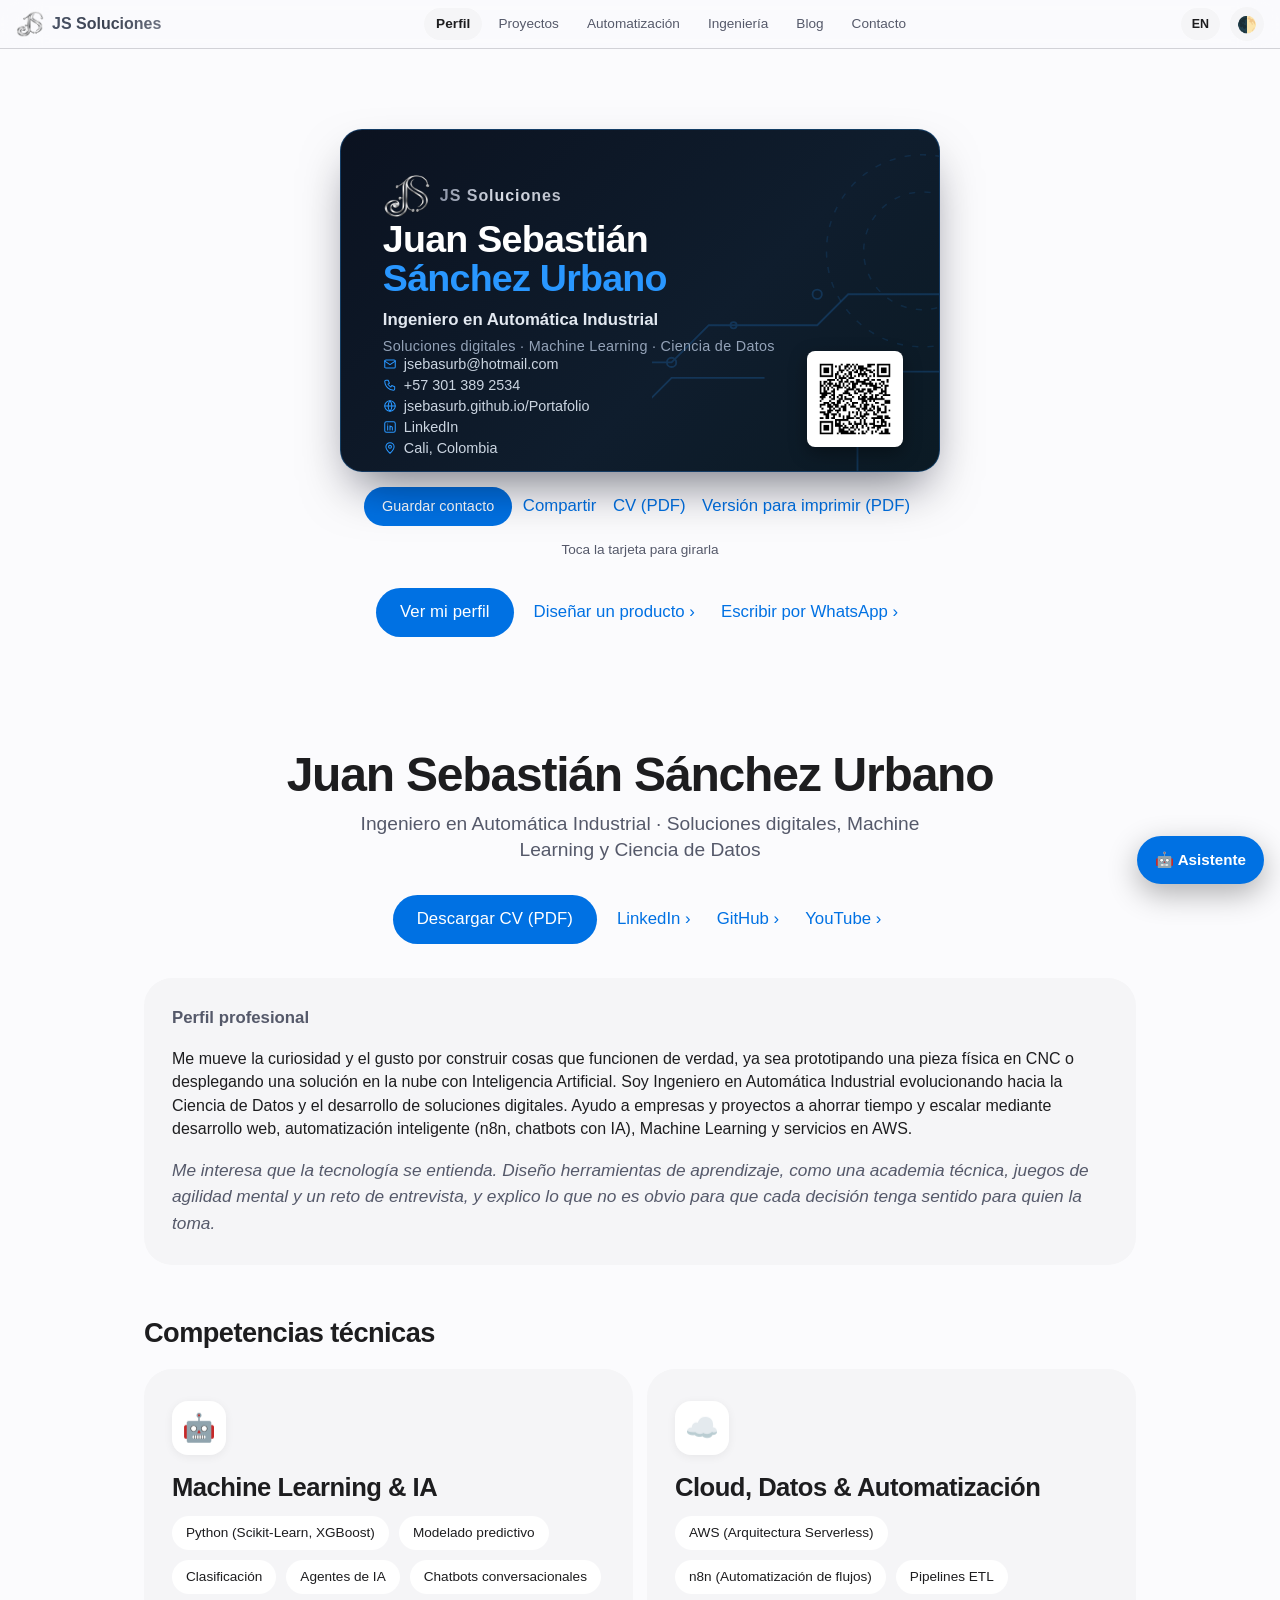
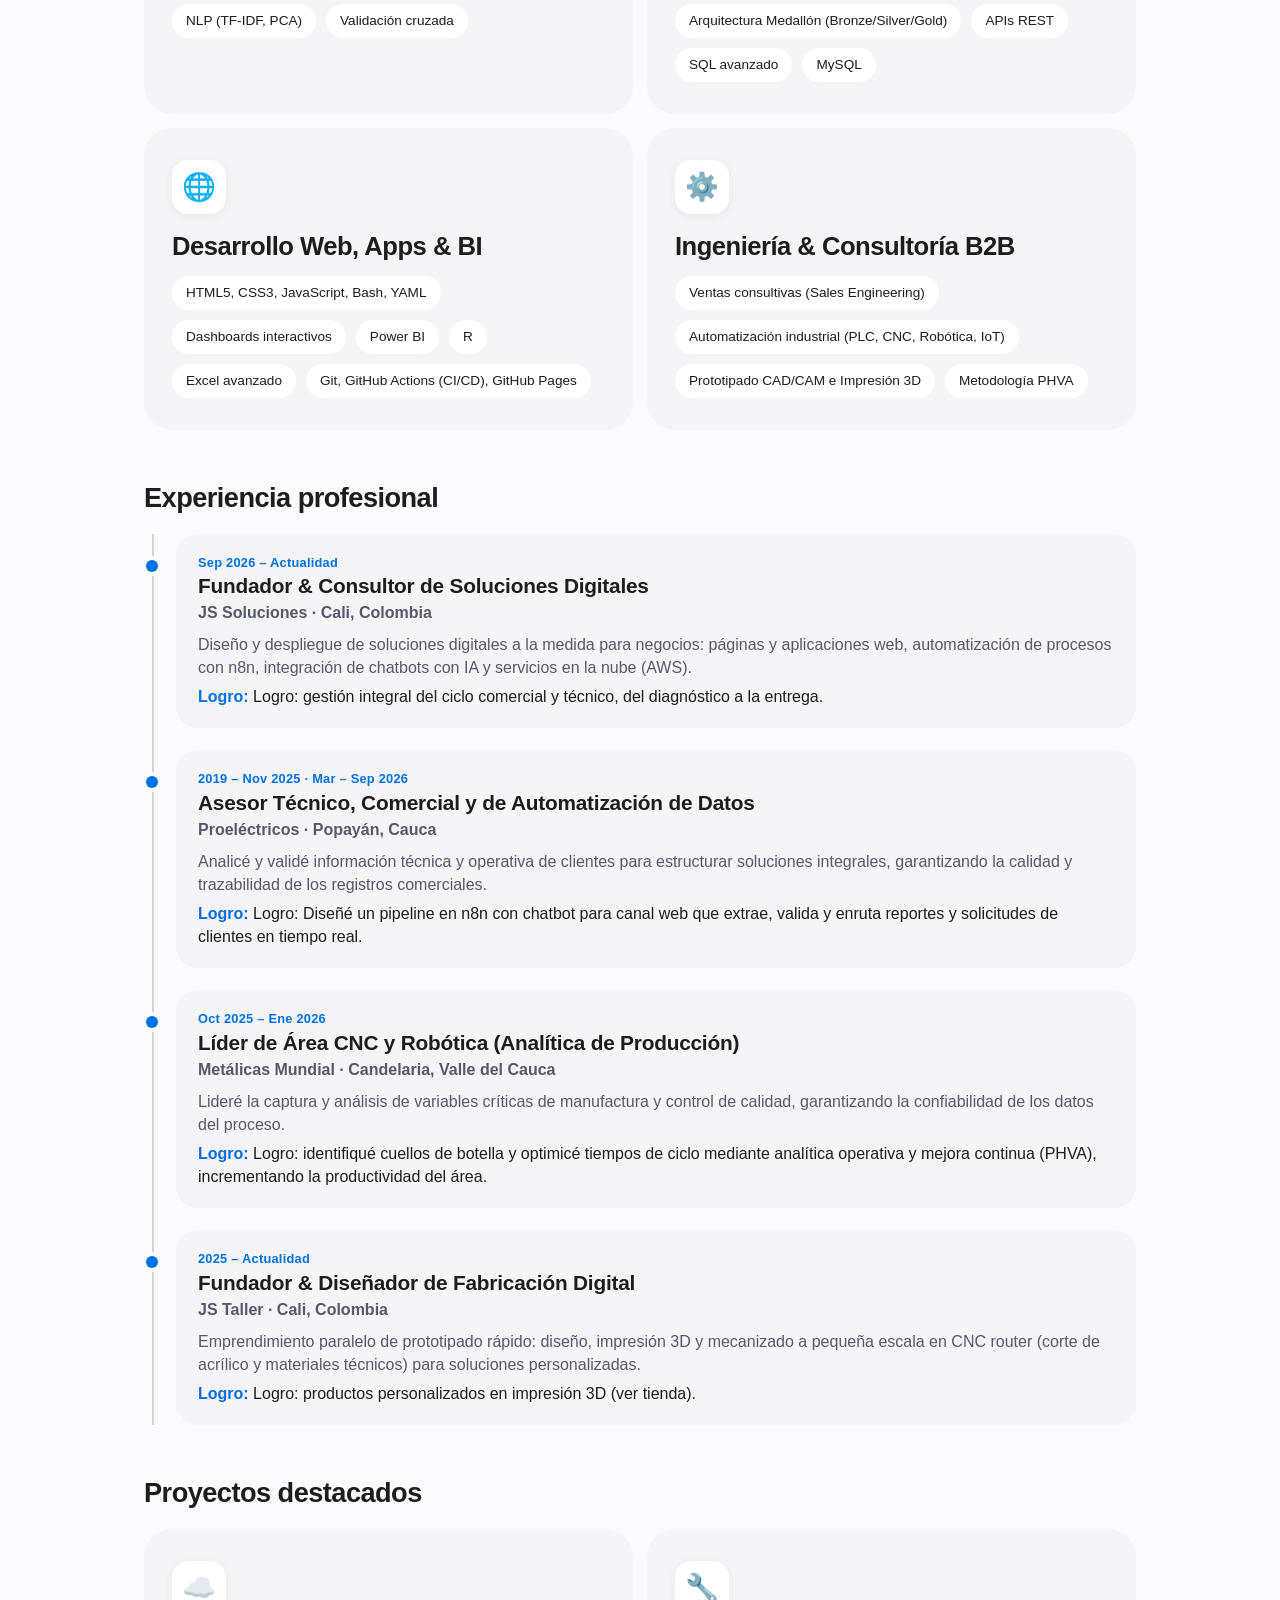
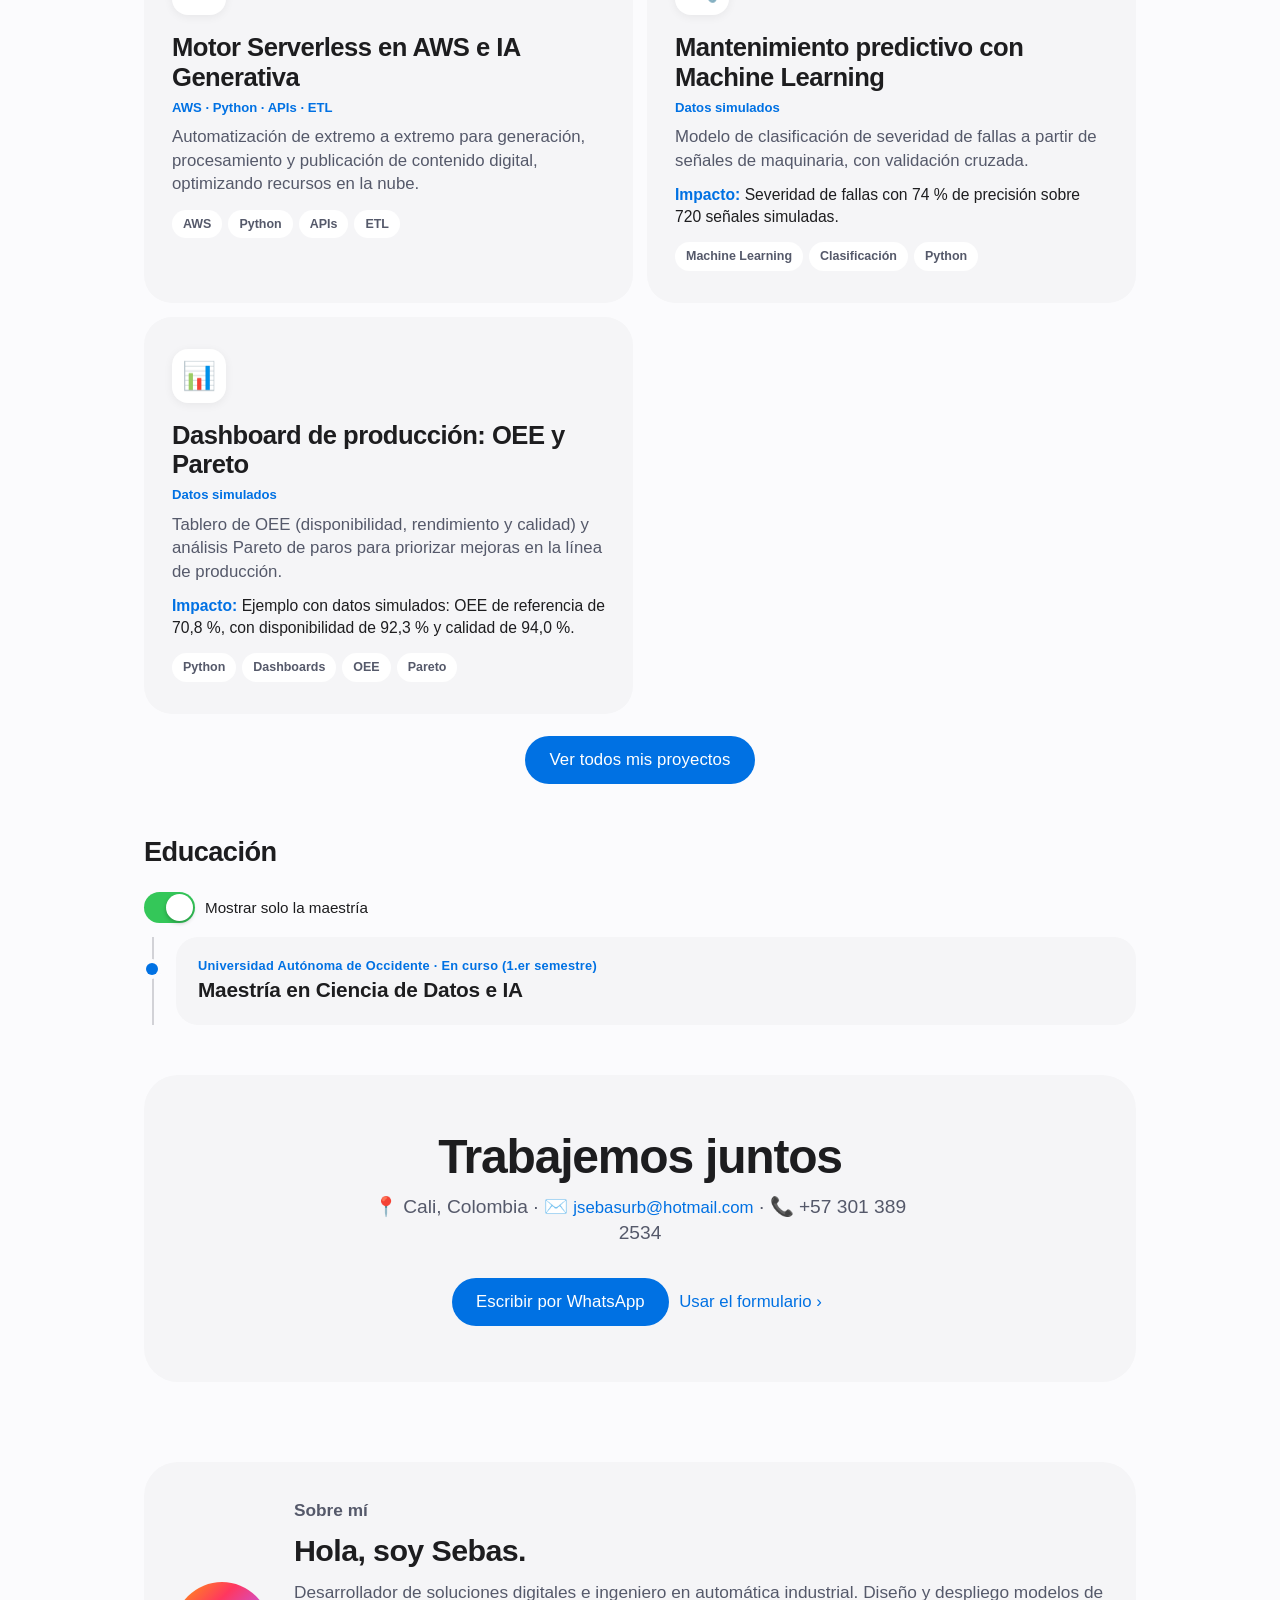
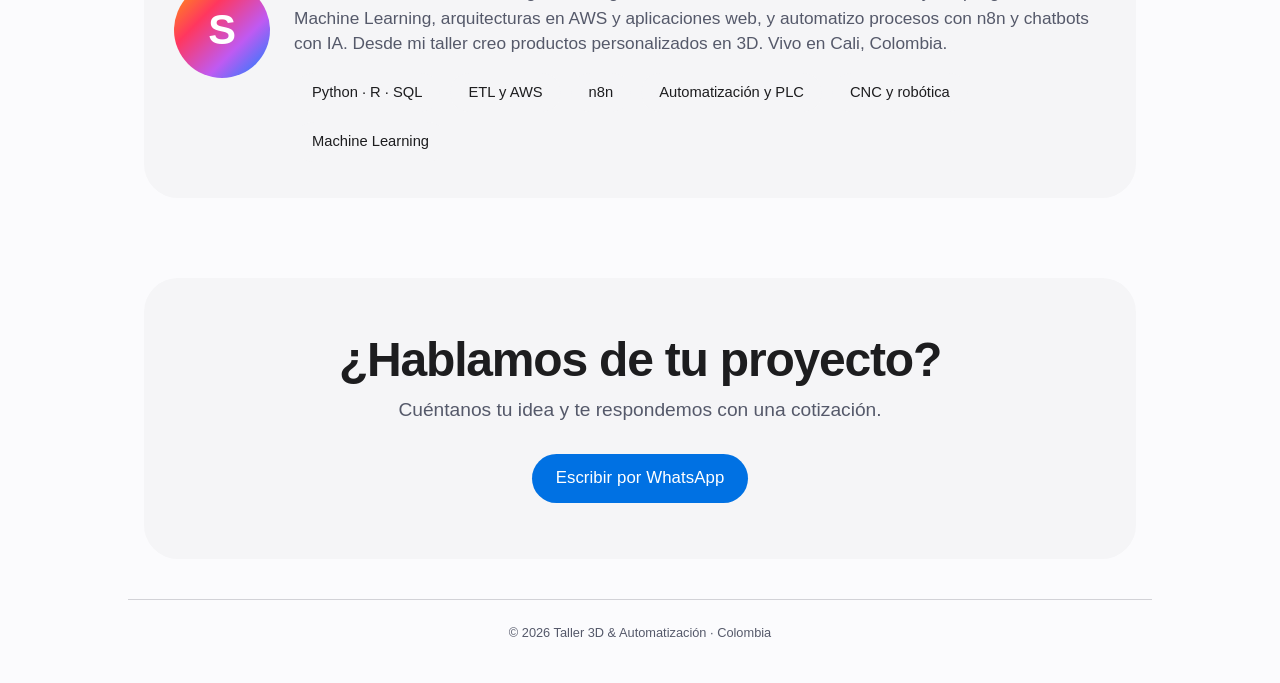
<file: gold/index.html>
<!DOCTYPE html>
<html lang="es">
<head>
<meta charset="UTF-8">
<meta name="viewport" content="width=device-width, initial-scale=1, viewport-fit=cover">
<title>JS Soluciones | Ingeniero en Automática Industrial · Soluciones digitales, ML y Ciencia de Datos</title>
<meta name="description" content="Portafolio de Juan Sebastián Sánchez Urbano: soluciones digitales, Machine Learning, ciencia de datos, automatización con IA y servicios en AWS.">
<meta property="og:title" content="JS Soluciones | Ingeniero en Automática Industrial · Soluciones digitales, ML y Ciencia de Datos">
<meta property="og:description" content="Portafolio de Juan Sebastián Sánchez Urbano: soluciones digitales, Machine Learning, ciencia de datos, automatización con IA y servicios en AWS.">
<meta property="og:type" content="website">
<meta property="og:url" content="https://jsebasurb.github.io/Portafolio/">
<meta property="og:image" content="https://jsebasurb.github.io/Portafolio/assets/img/og-image.png">
<meta property="og:image:width" content="1200">
<meta property="og:image:height" content="630">
<meta property="og:locale" content="es_CO">
<meta name="twitter:card" content="summary_large_image">
<meta name="twitter:title" content="JS Soluciones | Ingeniero en Automática Industrial · Soluciones digitales, ML y Ciencia de Datos">
<meta name="twitter:image" content="https://jsebasurb.github.io/Portafolio/assets/img/og-image.png">
<meta name="author" content="Juan Sebastián Sánchez Urbano">
<meta name="theme-color" content="#0d9488">
<link rel="canonical" href="https://jsebasurb.github.io/Portafolio/">
<link rel="alternate" hreflang="es" href="https://jsebasurb.github.io/Portafolio/">
<link rel="alternate" hreflang="en" href="https://jsebasurb.github.io/Portafolio/en/">
<link rel="alternate" hreflang="x-default" href="https://jsebasurb.github.io/Portafolio/">
<link rel="manifest" href="manifest.webmanifest">
<link rel="apple-touch-icon" href="assets/img/icon-192.png">
<script type="application/ld+json">{"@context": "https://schema.org", "@type": "Person", "name": "Juan Sebastián Sánchez Urbano", "jobTitle": "Ingeniero en Automática Industrial · Soluciones digitales y ML", "url": "https://jsebasurb.github.io/Portafolio/", "inLanguage": "es", "email": "mailto:jsebasurb@hotmail.com", "address": {"@type": "PostalAddress", "addressLocality": "Cali", "addressCountry": "CO"}, "sameAs": ["https://linkedin.com/in/jsebasurb", "https://github.com/JSebasurb", "https://www.youtube.com/@akazuia"], "knowsAbout": ["Machine Learning", "AWS", "Desarrollo web", "IA", "ETL", "Python", "SQL", "n8n", "Industrial automation"]}</script>
<link rel="icon" type="image/png" sizes="32x32" href="assets/img/favicon-32.png">
<link rel="stylesheet" href="assets/css/styles.css">

</head>
<body>
<a class="skip" href="#main">Saltar al contenido</a>
<div class="top"><div>
  <a class="brand" href="#perfil" data-go="perfil" aria-label="JS Soluciones · Inicio"><img src="assets/img/logo.webp" alt="" width="28" height="28" fetchpriority="high" decoding="async"><span>JS Soluciones</span></a>
  <div class="tabsw"><button class="tnav prev" type="button" aria-label="Pestañas anteriores" hidden>‹</button><div class="tabs" id="tabs" role="tablist" aria-label="Secciones">
    <button class="on" role="tab" data-t="perfil">Perfil</button>
    <button role="tab" data-t="hub">Proyectos</button>
    <button role="tab" data-t="auto">Automatización</button>
    <button role="tab" data-t="ing">Ingeniería</button>
    <button role="tab" data-t="blog">Blog</button>
    <button role="tab" data-t="contacto">Contacto</button>
  </div><button class="tnav next" type="button" aria-label="Más pestañas" hidden>›</button></div>
  <a class="lang" id="langBtn" href="en/" data-base="en/" hreflang="en" lang="en" aria-label="Switch to English" title="Switch to English">EN</a>
  <button class="tbtn" id="themeBtn" type="button" aria-label="Cambiar entre modo claro y oscuro" title="Modo claro/oscuro">🌓</button>
</div></div>

<div class="hero">
  <article class="bizcard" aria-label="Tarjeta de presentación">
    <div class="bc3d" id="bc3d" tabindex="0" role="button" aria-label="Girar tarjeta">
      <div class="bc3d-card" id="bc3dCard">
        <div class="bc3d-face bc3d-front bn-front">
          <svg class="bn-art" viewBox="0 0 300 220" preserveAspectRatio="xMidYMid slice" aria-hidden="true"><g fill="none" stroke="#2997ff" stroke-width="1.2" opacity=".45"><path d="M0 150H70l24-24h70l20-20h116"/><path d="M40 220v-30l30-30h60"/><path d="M190 220v-40l24-24h86"/><circle cx="70" cy="150" r="3"/><circle cx="164" cy="106" r="3"/><circle cx="214" cy="172" r="3"/><circle cx="110" cy="126" r="2"/></g><g fill="none" stroke="#2997ff" stroke-width="1" opacity=".28" stroke-dasharray="4 6"><circle cx="232" cy="78" r="62"/><circle cx="232" cy="78" r="38"/></g></svg>
          <img class="bn-qr" src="assets/img/qr.png" alt="Código QR del portafolio" width="96" height="96" loading="lazy" decoding="async">
          <div class="bn-inner">
            <div class="bn-top">
              <div class="bn-brand"><img src="assets/img/logo.webp" alt="" width="30" height="30" fetchpriority="high" decoding="async"><span>JS Soluciones</span></div>
            </div>
            <div>
              <p class="bn-name">Juan Sebastián<br><span class="bn-ac">Sánchez Urbano</span></p>
              <p class="bn-role t-es">Ingeniero en Automática Industrial</p>
              <p class="bn-role t-en">Industrial Automation Engineer</p>
              <p class="bn-tag t-es">Soluciones digitales · Machine Learning · Ciencia de Datos</p>
              <p class="bn-tag t-en">Digital solutions · Machine Learning · Data Science</p>
            </div>
            <div class="bn-contacts">
              <a href="mailto:jsebasurb@hotmail.com"><svg class="bn-ic" viewBox="0 0 24 24" aria-hidden="true"><rect x="3" y="5" width="18" height="14" rx="2"/><path d="M3 7l9 6 9-6"/></svg>jsebasurb@hotmail.com</a>
              <a href="tel:+573013892534"><svg class="bn-ic" viewBox="0 0 24 24" aria-hidden="true"><path d="M5 4h4l2 5-2.5 1.5a11 11 0 0 0 5 5L15 13l5 2v4a2 2 0 0 1-2 2A16 16 0 0 1 3 6a2 2 0 0 1 2-2z"/></svg>+57 301 389 2534</a>
              <a href="https://jsebasurb.github.io/Portafolio/" target="_blank" rel="noopener"><svg class="bn-ic" viewBox="0 0 24 24" aria-hidden="true"><circle cx="12" cy="12" r="9"/><path d="M3 12h18M12 3a14 14 0 0 1 0 18M12 3a14 14 0 0 0 0 18"/></svg>jsebasurb.github.io/Portafolio</a>
              <a href="https://linkedin.com/in/jsebasurb" target="_blank" rel="noopener"><svg class="bn-ic" viewBox="0 0 24 24" aria-hidden="true"><rect x="3" y="3" width="18" height="18" rx="3"/><path d="M8 10v7M8 7v.01M12 17v-4a2 2 0 0 1 4 0v4M12 10v7"/></svg>LinkedIn</a>
              <span><svg class="bn-ic" viewBox="0 0 24 24" aria-hidden="true"><path d="M12 21s-7-6-7-11a7 7 0 0 1 14 0c0 5-7 11-7 11z"/><circle cx="12" cy="10" r="2.5"/></svg>Cali, Colombia</span>
            </div>
          </div>
        </div>
        <div class="bc3d-face bc3d-back bn-back">
          <div class="bn-inner">
            <div>
              <p class="bn-kicker t-es">Lo que construyo</p>
              <p class="bn-kicker t-en">What I build</p>
              <p class="bn-h t-es">Soluciones digitales, datos e IA</p>
              <p class="bn-h t-en">Digital, data and AI solutions</p>
            </div>
            <div class="bn-grid t-es"><div class="bn-chip"><svg class="bn-ci" viewBox="0 0 24 24" aria-hidden="true"><circle cx="5" cy="6" r="2"/><circle cx="5" cy="18" r="2"/><circle cx="19" cy="12" r="2"/><path d="M7 6l10 6M7 18l10-6"/></svg>Machine Learning</div><div class="bn-chip"><svg class="bn-ci" viewBox="0 0 24 24" aria-hidden="true"><rect x="7" y="7" width="10" height="10" rx="2"/><path d="M10 2v3M14 2v3M10 19v3M14 19v3M2 10h3M2 14h3M19 10h3M19 14h3M10 12h4"/></svg>Inteligencia artificial</div><div class="bn-chip"><svg class="bn-ci" viewBox="0 0 24 24" aria-hidden="true"><path d="M3 20h18"/><path d="M6 16l4-4 3 3 5-6"/><path d="M15 9h3v3"/></svg>Cloud y AWS</div><div class="bn-chip"><svg class="bn-ci" viewBox="0 0 24 24" aria-hidden="true"><path d="M3 20h18"/><path d="M6 16l4-4 3 3 5-6"/><path d="M15 9h3v3"/></svg>Apps y dashboards</div><div class="bn-chip"><svg class="bn-ci" viewBox="0 0 24 24" aria-hidden="true"><circle cx="12" cy="12" r="3"/><path d="M12 3v3M12 18v3M3 12h3M18 12h3M5.6 5.6l2.1 2.1M16.3 16.3l2.1 2.1M5.6 18.4l2.1-2.1M16.3 7.7l2.1-2.1"/><circle cx="12" cy="12" r="7"/></svg>Automatización con n8n</div><div class="bn-chip"><svg class="bn-ci" viewBox="0 0 24 24" aria-hidden="true"><path d="M14 6l4 4-8 8H6v-4z"/><path d="M4 20l4-4"/></svg>Ventas consultivas</div></div>
            <div class="bn-grid t-en"><div class="bn-chip"><svg class="bn-ci" viewBox="0 0 24 24" aria-hidden="true"><circle cx="5" cy="6" r="2"/><circle cx="5" cy="18" r="2"/><circle cx="19" cy="12" r="2"/><path d="M7 6l10 6M7 18l10-6"/></svg>Machine Learning</div><div class="bn-chip"><svg class="bn-ci" viewBox="0 0 24 24" aria-hidden="true"><rect x="7" y="7" width="10" height="10" rx="2"/><path d="M10 2v3M14 2v3M10 19v3M14 19v3M2 10h3M2 14h3M19 10h3M19 14h3M10 12h4"/></svg>Artificial intelligence</div><div class="bn-chip"><svg class="bn-ci" viewBox="0 0 24 24" aria-hidden="true"><path d="M3 20h18"/><path d="M6 16l4-4 3 3 5-6"/><path d="M15 9h3v3"/></svg>Cloud and AWS</div><div class="bn-chip"><svg class="bn-ci" viewBox="0 0 24 24" aria-hidden="true"><path d="M3 20h18"/><path d="M6 16l4-4 3 3 5-6"/><path d="M15 9h3v3"/></svg>Apps and dashboards</div><div class="bn-chip"><svg class="bn-ci" viewBox="0 0 24 24" aria-hidden="true"><circle cx="12" cy="12" r="3"/><path d="M12 3v3M12 18v3M3 12h3M18 12h3M5.6 5.6l2.1 2.1M16.3 16.3l2.1 2.1M5.6 18.4l2.1-2.1M16.3 7.7l2.1-2.1"/><circle cx="12" cy="12" r="7"/></svg>Automation with n8n</div><div class="bn-chip"><svg class="bn-ci" viewBox="0 0 24 24" aria-hidden="true"><path d="M14 6l4 4-8 8H6v-4z"/><path d="M4 20l4-4"/></svg>Consultative sales</div></div>
            <div class="bn-foot"><span class="t-es">Ventas técnicas e ingeniería para soluciones de alto valor.</span><span class="t-en">Technical sales and engineering for high-value solutions.</span><b>JS Soluciones</b></div>
          </div>
        </div>
      </div>
    </div>
    <div class="bn-save"><button class="pill sm" type="button" id="bnVcard"><span class="t-es">Guardar contacto</span><span class="t-en">Save contact</span></button> <button class="link" type="button" id="bnShare"><span class="t-es">Compartir</span><span class="t-en">Share</span></button> <a class="link" href="assets/docs/CV_Juan_Sebastian_Sanchez.pdf" download><span class="t-es">CV (PDF)</span><span class="t-en">CV (PDF)</span></a> <a class="link" href="assets/docs/Tarjeta_Imprimir.pdf" download><span class="t-es">Versión para imprimir (PDF)</span><span class="t-en">Print version (PDF)</span></a></div>
    <p class="bc3d-hint t-es">Toca la tarjeta para girarla</p>
    <p class="bc3d-hint t-en">Tap the card to flip it</p>
  </article>
  <p class="eyebrow">Datos · Automatización · IA · Ingeniería · 3D</p>
  <h1>Hazlo <span>tuyo.</span></h1>
  <p class="lead">Soy Juan Sebastián Sánchez: ingeniero en automática industrial enfocado en Machine Learning, ventas técnicas e IA. Aquí encuentras mi perfil, mis proyectos, mis herramientas y mi taller 3D.</p>
  <div class="ctas">
    <button class="pill" id="goCv">Ver mi perfil</button>
    <button class="link" id="goLab">Diseñar un producto ›</button>
    <a class="link" id="wa" href="#" target="_blank" rel="noopener">Escribir por WhatsApp ›</a>
  </div>
</div>

<main id="main">
<section class="tab" id="tienda" role="tabpanel">
  <h2>Personalización que se siente única.</h2>
  <p class="sub">Estampados de alta definición sobre aluminio y vidrio. Impresión 3D para cualquier idea.</p>
  <div class="bento">
    <div class="tile rv"><div><div class="ico">🔑</div><h3>Llaveros estampados</h3><p>Tu foto, nombre o logo sobre llaveros con lámina de aluminio. Colores vivos y muy resistentes.</p></div><div class="from">Desde <b>$8.000</b></div></div>
    <div class="tile rv"><div><div class="ico">📱</div><h3>Estuches en aluminio</h3><p>Estampado a todo color sobre lámina de aluminio. Acabado brillante y duradero.</p></div><div class="from">Desde <b>$35.000</b></div></div>
    <div class="tile rv"><div><div class="ico">🔮</div><h3>Estuches en vidrio</h3><p>Estampado sobre vidrio con efecto espejo y una profundidad de color increíble.</p></div><div class="from">Desde <b>$40.000</b></div></div>
    <div class="tile dark rv"><div><div class="ico">🧊</div><h3>Impresión 3D</h3><p>Prototipos, repuestos, figuras y piezas funcionales en PLA.</p></div><div class="from" style="color:#a1a1a6">Cotiza tu <b style="color:#fff">pieza</b> · <button class="link" data-go="imp3d" style="padding:0;color:#2dd4bf">Ver más ›</button></div></div>
  </div>

  <div class="kbar"><h3>Hechos en el taller</h3><div class="seg wrap" id="kFilter"><button class="on" data-c="all">Todos</button><button data-c="Llaveros">Llaveros</button><button data-c="Estuches">Estuches</button><button data-c="Impresión 3D">Impresión 3D</button></div></div>
  <p class="sub" style="text-align:left;margin:0 0 16px;max-width:none">Toca una foto para verla más grande y pídela por WhatsApp.</p>
  <div class="kgrid"><article class="ccard" data-cat="Llaveros"><button class="cthumb" type="button" aria-label="Ampliar Pareja ilustrada"><img loading="lazy" decoding="async" src="assets/catalog/pareja-chibi.webp" alt="Pareja ilustrada"></button><div class="cbody"><h3>Pareja ilustrada</h3><p>Ideal para regalar: tu foto o una ilustración de los dos en un llavero redondo con acabado brillante.</p><a class="repo" href="https://wa.me/573013892534?text=Hola%2C%20quiero%20pedir%20el%20dise%C3%B1o%20%C2%ABPareja%20ilustrada%C2%BB.%20%C2%BFMe%20cotizas%3F" target="_blank" rel="noopener">Pedir este diseño ›</a></div></article><article class="ccard" data-cat="Llaveros"><button class="cthumb" type="button" aria-label="Ampliar Brujita"><img loading="lazy" decoding="async" src="assets/catalog/bruja.webp" alt="Brujita"></button><div class="cbody"><h3>Brujita</h3><p>Un diseño con personalidad. Pídelo así o con tu propia imagen.</p><a class="repo" href="https://wa.me/573013892534?text=Hola%2C%20quiero%20pedir%20el%20dise%C3%B1o%20%C2%ABBrujita%C2%BB.%20%C2%BFMe%20cotizas%3F" target="_blank" rel="noopener">Pedir este diseño ›</a></div></article><article class="ccard" data-cat="Llaveros"><button class="cthumb" type="button" aria-label="Ampliar Axolotl"><img loading="lazy" decoding="async" src="assets/catalog/axolotl.webp" alt="Axolotl"></button><div class="cbody"><h3>Axolotl</h3><p>Tierno y colorido. También se puede hacer con tu mascota o tu ilustración.</p><a class="repo" href="https://wa.me/573013892534?text=Hola%2C%20quiero%20pedir%20el%20dise%C3%B1o%20%C2%ABAxolotl%C2%BB.%20%C2%BFMe%20cotizas%3F" target="_blank" rel="noopener">Pedir este diseño ›</a></div></article><article class="ccard" data-cat="Llaveros"><button class="cthumb" type="button" aria-label="Ampliar Panda"><img loading="lazy" decoding="async" src="assets/catalog/panda.webp" alt="Panda"></button><div class="cbody"><h3>Panda</h3><p>Fondo y colores a tu gusto. Pídelo tal cual o con tu propia imagen.</p><a class="repo" href="https://wa.me/573013892534?text=Hola%2C%20quiero%20pedir%20el%20dise%C3%B1o%20%C2%ABPanda%C2%BB.%20%C2%BFMe%20cotizas%3F" target="_blank" rel="noopener">Pedir este diseño ›</a></div></article><article class="ccard" data-cat="Llaveros"><button class="cthumb" type="button" aria-label="Ampliar Astronauta"><img loading="lazy" decoding="async" src="assets/catalog/astronauta.webp" alt="Astronauta"></button><div class="cbody"><h3>Astronauta</h3><p>Para soñadores y amantes del espacio. Acabado brillante.</p><a class="repo" href="https://wa.me/573013892534?text=Hola%2C%20quiero%20pedir%20el%20dise%C3%B1o%20%C2%ABAstronauta%C2%BB.%20%C2%BFMe%20cotizas%3F" target="_blank" rel="noopener">Pedir este diseño ›</a></div></article><article class="ccard" data-cat="Llaveros"><button class="cthumb" type="button" aria-label="Ampliar Shiba"><img loading="lazy" decoding="async" src="assets/catalog/shiba.webp" alt="Shiba"></button><div class="cbody"><h3>Shiba</h3><p>Para quienes aman a los perros. Hazlo con la cara de tu mascota.</p><a class="repo" href="https://wa.me/573013892534?text=Hola%2C%20quiero%20pedir%20el%20dise%C3%B1o%20%C2%ABShiba%C2%BB.%20%C2%BFMe%20cotizas%3F" target="_blank" rel="noopener">Pedir este diseño ›</a></div></article><article class="ccard case" data-cat="Estuches"><button class="cthumb" type="button" aria-label="Ampliar Estuche con tu logo"><img loading="lazy" decoding="async" src="assets/catalog/estuche-dino.webp" alt="Estuche con tu logo"></button><div class="cbody"><h3>Estuche con tu logo</h3><p>Tu logo o mascota de marca a todo color en un estuche para celular. Ideal para negocios y regalos corporativos.</p><a class="repo" href="https://wa.me/573013892534?text=Hola%2C%20quiero%20pedir%20el%20dise%C3%B1o%20%C2%ABEstuche%20con%20tu%20logo%C2%BB.%20%C2%BFMe%20cotizas%3F" target="_blank" rel="noopener">Pedir este diseño ›</a></div></article><article class="ccard" data-cat="Impresión 3D"><button class="cthumb" type="button" aria-label="Ampliar Esqueleto articulado"><img loading="lazy" decoding="async" src="assets/catalog/esqueleto-articulado.webp" alt="Esqueleto articulado"></button><div class="cbody"><h3>Esqueleto articulado</h3><p>Figura con articulaciones móviles impresa en 3D, ideal como llavero o para coleccionar.</p><a class="repo" href="https://wa.me/573013892534?text=Hola%2C%20quiero%20pedir%20el%20dise%C3%B1o%20%C2%ABEsqueleto%20articulado%C2%BB.%20%C2%BFMe%20cotizas%3F" target="_blank" rel="noopener">Pedir este diseño ›</a></div></article></div>

  <h2 id="labT">Diséñalo en segundos.</h2>
  <p class="sub">Elige, personaliza y pídelo directo por WhatsApp.</p>
  <div class="lab rv" id="lab">
    <div class="ctrl">
      <h3>Tu diseño</h3>
      <div class="f"><label>PRODUCTO</label><div class="seg" id="prodC"><button class="on" data-v="key">Llavero</button><button data-v="case">Aluminio</button><button data-v="glass">Vidrio</button></div></div>
      <div class="f"><label>TEXTO</label><input type="text" id="txt" maxlength="16" value="Tu nombre" autocomplete="off"></div>
      <div class="f"><label>ÍCONO</label><div class="dots emo" id="emC"><button class="on">⭐</button><button>❤️</button><button>🐾</button><button>⚽</button><button>🎮</button><button>🌸</button></div></div>
      <div class="f"><label>TU IMAGEN (OPCIONAL)</label><div class="rd-bar" style="margin-bottom:6px"><label class="mini" for="imgIn">Elegir imagen<input type="file" id="imgIn" accept="image/*" hidden></label><button class="mini" type="button" id="imgClr" hidden>Quitar</button></div><small class="hint">Tu imagen se queda en tu dispositivo. Adjúntala en WhatsApp al hacer el pedido.</small></div>
      <div class="f two"><div><label>CANTIDAD</label><input type="number" id="qty" min="1" max="999" value="1" inputmode="numeric"></div><div id="modelF" hidden><label>MODELO DE CELULAR</label><input id="model" maxlength="40" placeholder="Ej. iPhone 15 Pro" autocomplete="off"></div></div>
      <div class="f"><label>COLOR</label><div class="dots" id="colC">
        <button aria-label="Color naranja" class="on" style="background:linear-gradient(135deg,#ff9f0a,#ff375f)" data-v="linear-gradient(135deg,#ff9f0a,#ff375f)"></button>
        <button aria-label="Color azul" style="background:linear-gradient(135deg,#5e5ce6,#8a93a6)" data-v="linear-gradient(135deg,#5e5ce6,#8a93a6)"></button>
        <button aria-label="Color verde" style="background:linear-gradient(135deg,#30d158,#0a9d8f)" data-v="linear-gradient(135deg,#30d158,#0a9d8f)"></button>
        <button aria-label="Color morado" style="background:linear-gradient(135deg,#bf5af2,#ff2d92)" data-v="linear-gradient(135deg,#bf5af2,#ff2d92)"></button>
        <button aria-label="Color gris" style="background:linear-gradient(135deg,#48484a,#1c1c1e)" data-v="linear-gradient(135deg,#48484a,#1c1c1e)"></button></div></div>
      <button class="pill" id="order">Pedir por WhatsApp</button>
    </div>
    <div class="stage"><div class="dwrap" id="wrap"><div class="ring" id="ring"></div><div class="prod key" id="prod"><div class="em" id="pem">⭐</div><div class="tx" id="ptx">Tu nombre</div></div></div></div>
  </div>

  <h2>Ideas para cada ocasión.</h2>
  <p class="sub">Llaveros y estuches que dicen algo de quien los lleva.</p>
  <div class="bento ideas">
    <div class="tile rv"><div><div class="ico">💞</div><h3>Parejas</h3><p>Un regalo con su foto o una ilustración de los dos.</p></div><button class="link idea-go" data-msg="Hola, quiero un llavero o estuche para parejas">Pedir ›</button></div>
    <div class="tile rv"><div><div class="ico">🐾</div><h3>Mascotas</h3><p>Tu perro o gato en un llavero que llevas a todas partes.</p></div><button class="link idea-go" data-msg="Hola, quiero un llavero o estuche con mi mascota">Pedir ›</button></div>
    <div class="tile rv"><div><div class="ico">🏢</div><h3>Negocios y marcas</h3><p>Tu logo o mascota de marca en llaveros y estuches para clientes y equipo.</p></div><button class="link idea-go" data-msg="Hola, quiero llaveros o estuches con el logo de mi negocio">Pedir ›</button></div>
    <div class="tile rv"><div><div class="ico">🎉</div><h3>Eventos y cumpleaños</h3><p>Recordatorios únicos para tus invitados. Pregunta por varias unidades.</p></div><button class="link idea-go" data-msg="Hola, quiero cotizar varias unidades para un evento">Pedir ›</button></div>
  </div>

  <h2>Pedir es fácil.</h2>
  <div class="bento steps">
    <div class="tile rv"><div><div class="ico">1</div><h3>Elige</h3><p>Escoge un diseño del catálogo o crea el tuyo en el diseñador.</p></div></div>
    <div class="tile rv"><div><div class="ico">2</div><h3>Envía tu imagen</h3><p>Pulsa pedir por WhatsApp y adjunta tu foto, logo o idea.</p></div></div>
    <div class="tile rv"><div><div class="ico">3</div><h3>Confirmamos</h3><p>Revisamos los detalles, el modelo de celular y te enviamos la cotización.</p></div></div>
  </div>
  <p class="sub" style="margin-top:22px">¿Regalos, eventos o tu empresa? Pregunta por pedidos de varias unidades.</p>
</section>

<section class="tab" id="auto" role="tabpanel">
  <h2>Tu negocio, en piloto automático.</h2>
  <p class="sub">Conecta tus herramientas y deja que los procesos trabajen por ti.</p>
  <div class="flow">
    <div class="node"><i>💬</i>Cliente</div><div class="wire"></div>
    <div class="node"><i>⚙️</i>n8n</div><div class="wire"></div>
    <div class="node"><i>🤖</i>IA</div><div class="wire"></div>
    <div class="node"><i>📊</i>CRM</div>
  </div>
  <div class="bento">
    <div class="tile rv"><div><div class="ico">🔗</div><h3>Flujos con n8n</h3><p>Conectamos WhatsApp, Google Sheets, CRM, correo y tiendas en flujos automáticos.</p></div></div>
    <div class="tile rv"><div><div class="ico">🧩</div><h3>Automatización de apps</h3><p>Integraciones por API, bots, reportes automáticos y sincronización de datos.</p></div></div>
    <div class="tile rv"><div><div class="ico">📣</div><h3>Marketing digital</h3><p>Redes sociales, captación de clientes, embudos, campañas y mensajes automáticos.</p></div></div>
    <div class="tile dark rv"><div><div class="ico">🛎️</div><h3>Chatbots 24/7</h3><p>Atención, agendamiento y seguimiento de clientes sin intervención manual.</p></div></div>
  </div>
  <div class="chips"><span>n8n</span><span>APIs</span><span>Webhooks</span><span>Google Workspace</span><span>WhatsApp</span><span>CRM</span><span>IA</span></div>
</section>

<section class="tab" id="ia" role="tabpanel">
  <h2>Contenido con IA que vende.</h2>
  <p class="sub">Imágenes, videos y textos creados con inteligencia artificial para que tu marca destaque en redes.</p>
  <div class="promptbox rv"><span class="pl">Prompt</span><div class="pt" id="pt"></div><span class="cur"></span></div>
  <div class="bento">
    <div class="tile rv"><div><div class="ico">🖼️</div><h3>Imágenes y diseños</h3><p>Fotos de producto, mockups, logos y piezas gráficas generadas con IA, listas para publicar.</p></div></div>
    <div class="tile rv"><div><div class="ico">🎬</div><h3>Videos y reels con IA</h3><p>Videos cortos, animaciones de producto y anuncios para Instagram, TikTok y WhatsApp.</p></div></div>
    <div class="tile rv"><div><div class="ico">✍️</div><h3>Textos y calendario</h3><p>Copys, guiones, descripciones y un calendario de contenido pensado para tu negocio.</p></div></div>
    <div class="tile dark rv"><div><div class="ico">🎙️</div><h3>Voz y avatares</h3><p>Locuciones, presentadores virtuales y contenido automatizado conectado con n8n.</p></div></div>
  </div>
  <div class="chips"><span>Imágenes IA</span><span>Video IA</span><span>Redes sociales</span><span>Branding</span><span>Automatización de publicaciones</span></div>
</section>

<section class="tab" id="ing" role="tabpanel">
  <h2>Ingeniería que funciona.</h2>
  <p class="sub">Automatización industrial, de la idea a la puesta en marcha.</p>
  <div class="plc">
    <svg viewBox="0 0 460 120" aria-label="Diagrama ladder animado">
      <line x1="20" y1="10" x2="20" y2="110" class="wl on"/><line x1="440" y1="10" x2="440" y2="110" class="wl on"/>
      <path id="r1" d="M20 40H120M170 40H270M320 40H400" class="wl"/>
      <path d="M20 90H400" class="wl"/>
      <path d="M120 28v24M170 28v24" stroke="#f5f5f7" stroke-width="3" stroke-linecap="round"/>
      <circle cx="295" cy="40" r="22" fill="none" stroke="#f5f5f7" stroke-width="3"/>
      <path d="M400 40H440" class="wl on"/>
      <text x="108" y="22">START</text><text x="160" y="22">STOP</text><text x="274" y="80">MOTOR</text>
      <text x="26" y="108">PLC · Ladder</text>
    </svg>
  </div>
  <div class="bento">
    <div class="tile rv"><div><div class="ico">🏭</div><h3>Automatización industrial</h3><p>Diseño e implementación de procesos automatizados y modernización de líneas.</p></div></div>
    <div class="tile rv"><div><div class="ico">🧠</div><h3>Programación de PLC</h3><p>Desarrollo, modificación y depuración de programas PLC, HMI y control de procesos.</p></div></div>
    <div class="tile rv"><div><div class="ico">💻</div><h3>Programación y software</h3><p>Apps web, paneles de datos y herramientas a la medida de tu operación.</p></div></div>
    <div class="tile dark rv"><div><div class="ico">🛠️</div><h3>Asesoría y soporte</h3><p>Diagnóstico, documentación técnica y acompañamiento en tus proyectos.</p></div></div>
  </div>
</section>

<section class="tab on" id="perfil">
  <h2>Juan Sebastián Sánchez Urbano</h2>
  <p class="sub">Ingeniero en Automática Industrial · Soluciones digitales, Machine Learning y Ciencia de Datos</p>
  <div class="ctas" style="margin:0 0 34px">
    <a class="pill" href="assets/docs/CV_Juan_Sebastian_Sanchez.pdf" download>Descargar CV (PDF)</a>
    <a class="link" href="https://linkedin.com/in/jsebasurb" target="_blank" rel="noopener">LinkedIn ›</a>
    <a class="link" href="https://github.com/JSebasurb" target="_blank" rel="noopener">GitHub ›</a>
    <a class="link" href="https://www.youtube.com/@akazuia" target="_blank" rel="noopener">YouTube ›</a>
  </div>
  <div class="cv-sum rv"><p class="eyebrow">Perfil profesional</p><p>Me mueve la curiosidad y el gusto por construir cosas que funcionen de verdad, ya sea prototipando una pieza física en CNC o desplegando una solución en la nube con Inteligencia Artificial. Soy Ingeniero en Automática Industrial evolucionando hacia la Ciencia de Datos y el desarrollo de soluciones digitales. Ayudo a empresas y proyectos a ahorrar tiempo y escalar mediante desarrollo web, automatización inteligente (n8n, chatbots con IA), Machine Learning y servicios en AWS.</p><p class="enfoque">Me interesa que la tecnología se entienda. Diseño herramientas de aprendizaje, como una academia técnica, juegos de agilidad mental y un reto de entrevista, y explico lo que no es obvio para que cada decisión tenga sentido para quien la toma.</p></div>
  <h3 class="sec">Competencias técnicas</h3><div class="bento"><div class="tile rv"><div><div class="ico">🤖</div><h3>Machine Learning &amp; IA</h3><div class="chips left"><span>Python (Scikit-Learn, XGBoost)</span><span>Modelado predictivo</span><span>Clasificación</span><span>Agentes de IA</span><span>Chatbots conversacionales</span><span>NLP (TF-IDF, PCA)</span><span>Validación cruzada</span></div></div></div><div class="tile rv"><div><div class="ico">☁️</div><h3>Cloud, Datos &amp; Automatización</h3><div class="chips left"><span>AWS (Arquitectura Serverless)</span><span>n8n (Automatización de flujos)</span><span>Pipelines ETL</span><span>Arquitectura Medallón (Bronze/Silver/Gold)</span><span>APIs REST</span><span>SQL avanzado</span><span>MySQL</span></div></div></div><div class="tile rv"><div><div class="ico">🌐</div><h3>Desarrollo Web, Apps &amp; BI</h3><div class="chips left"><span>HTML5, CSS3, JavaScript, Bash, YAML</span><span>Dashboards interactivos</span><span>Power BI</span><span>R</span><span>Excel avanzado</span><span>Git, GitHub Actions (CI/CD), GitHub Pages</span></div></div></div><div class="tile rv"><div><div class="ico">⚙️</div><h3>Ingeniería &amp; Consultoría B2B</h3><div class="chips left"><span>Ventas consultivas (Sales Engineering)</span><span>Automatización industrial (PLC, CNC, Robótica, IoT)</span><span>Prototipado CAD/CAM e Impresión 3D</span><span>Metodología PHVA</span></div></div></div></div>
  <h3 class="sec">Experiencia profesional</h3><div class="tl"><div class="tl-item rv"><div class="tl-per">Sep 2026 – Actualidad</div><h3>Fundador &amp; Consultor de Soluciones Digitales</h3><div class="tl-co">JS Soluciones · Cali, Colombia</div><p>Diseño y despliegue de soluciones digitales a la medida para negocios: páginas y aplicaciones web, automatización de procesos con n8n, integración de chatbots con IA y servicios en la nube (AWS).</p><p class="win"><b>Logro:</b> Logro: gestión integral del ciclo comercial y técnico, del diagnóstico a la entrega.</p></div><div class="tl-item rv"><div class="tl-per">2019 – Nov 2025 · Mar – Sep 2026</div><h3>Asesor Técnico, Comercial y de Automatización de Datos</h3><div class="tl-co">Proeléctricos · Popayán, Cauca</div><p>Analicé y validé información técnica y operativa de clientes para estructurar soluciones integrales, garantizando la calidad y trazabilidad de los registros comerciales.</p><p class="win"><b>Logro:</b> Logro: Diseñé un pipeline en n8n con chatbot para canal web que extrae, valida y enruta reportes y solicitudes de clientes en tiempo real.</p></div><div class="tl-item rv"><div class="tl-per">Oct 2025 – Ene 2026</div><h3>Líder de Área CNC y Robótica (Analítica de Producción)</h3><div class="tl-co">Metálicas Mundial · Candelaria, Valle del Cauca</div><p>Lideré la captura y análisis de variables críticas de manufactura y control de calidad, garantizando la confiabilidad de los datos del proceso.</p><p class="win"><b>Logro:</b> Logro: identifiqué cuellos de botella y optimicé tiempos de ciclo mediante analítica operativa y mejora continua (PHVA), incrementando la productividad del área.</p></div><div class="tl-item rv"><div class="tl-per">2025 – Actualidad</div><h3>Fundador &amp; Diseñador de Fabricación Digital</h3><div class="tl-co">JS Taller · Cali, Colombia</div><p>Emprendimiento paralelo de prototipado rápido: diseño, impresión 3D y mecanizado a pequeña escala en CNC router (corte de acrílico y materiales técnicos) para soluciones personalizadas.</p><p class="win"><b>Logro:</b> Logro: productos personalizados en impresión 3D (ver tienda).</p></div></div>
  <h3 class="sec">Proyectos destacados</h3><div class="bento"><div class="tile rv"><div><div class="ico">☁️</div><h3>Motor Serverless en AWS e IA Generativa</h3><div class="meta">AWS · Python · APIs · ETL</div><p>Automatización de extremo a extremo para generación, procesamiento y publicación de contenido digital, optimizando recursos en la nube.</p><div class="tag-row"><span>AWS</span><span>Python</span><span>APIs</span><span>ETL</span></div></div></div><div class="tile rv"><div><div class="ico">🔧</div><h3>Mantenimiento predictivo con Machine Learning</h3><div class="meta">Datos simulados</div><p>Modelo de clasificación de severidad de fallas a partir de señales de maquinaria, con validación cruzada.</p><p class="win"><b>Impacto:</b> Severidad de fallas con 74 % de precisión sobre 720 señales simuladas.</p><div class="tag-row"><span>Machine Learning</span><span>Clasificación</span><span>Python</span></div></div></div><div class="tile rv"><div><div class="ico">📊</div><h3>Dashboard de producción: OEE y Pareto</h3><div class="meta">Datos simulados</div><p>Tablero de OEE (disponibilidad, rendimiento y calidad) y análisis Pareto de paros para priorizar mejoras en la línea de producción.</p><p class="win"><b>Impacto:</b> Ejemplo con datos simulados: OEE de referencia de 70,8 %, con disponibilidad de 92,3 % y calidad de 94,0 %.</p><div class="tag-row"><span>Python</span><span>Dashboards</span><span>OEE</span><span>Pareto</span></div></div></div></div>
  <div class="ctas" style="margin-top:22px"><button class="pill" data-go="proyectos">Ver todos mis proyectos</button></div>
  <h3 class="sec">Educación</h3><label class="edu-switch"><input type="checkbox" id="soloPrincipal" role="switch" checked> <span>Mostrar solo la maestría</span></label><div class="tl solo" id="eduWrap"><div class="tl-item rv principal"><div class="tl-per">Universidad Autónoma de Occidente · En curso (1.er semestre)</div><h3>Maestría en Ciencia de Datos e IA</h3></div><div class="tl-item rv"><div class="tl-per"></div><h3>Formación complementaria</h3><p>Bootcamp de IA (MinTIC / Talento Tech) · Data Science y ML (Platzi) · AWS</p><p><a href="https://platzi.com/p/JUAN_SEBASTIAN_SANCHEZ_URBANO/" target="_blank" rel="noopener">Ver perfil en Platzi ↗</a></p></div><div class="tl-item rv"><div class="tl-per">Universidad del Cauca · Graduado 2025</div><h3>Ingeniería en Automática Industrial</h3></div></div>
  <div class="cta rv" style="margin-top:50px">
    <h2>Trabajemos juntos</h2>
    <p class="sub">📍 Cali, Colombia · ✉️ <a class="link" style="padding:0" href="mailto:jsebasurb@hotmail.com">jsebasurb@hotmail.com</a> · 📞 +57 301 389 2534</p>
    <a class="pill" href="https://wa.me/573013892534" target="_blank" rel="noopener">Escribir por WhatsApp</a> <button class="link" data-go="contacto">Usar el formulario ›</button>
  </div>
</section>

<section class="tab" id="proyectos">
  <h2>Mis proyectos.</h2>
  <p class="sub">Datos, automatización, web e ingeniería. Toca una miniatura para abrir el proyecto.</p>
  <div class="pbar"><div class="seg wrap" id="pFilter"><button class="on" data-c="all">Todos</button><button data-c="Educación">Educación</button><button data-c="Datos">Datos</button><button data-c="Automatización">Automatización</button><button data-c="Web">Web</button><button data-c="Industrial">Industrial</button><button data-c="Taller 3D">Taller 3D</button><button data-c="IA">IA</button><button data-c="Visión">Visión</button><button data-c="Juegos">Juegos</button><button data-c="Realidad virtual">Realidad virtual</button><button data-c="Robótica">Robótica</button></div><span id="pCount" class="pcount"></span></div>
  <div class="pgrid"><article class="pcard rv" data-cat="Educación"><a class="pthumb" href="https://wa.me/573013892534?text=Hola%2C%20me%20interesa%20recibir%20informaci%C3%B3n%20sobre%20los%20cursos%20en%20dise%C3%B1o%20%28n8n%2C%20Python%20o%20ventas%20t%C3%A9cnicas%29." target="_blank" rel="noopener" aria-label="Abrir Cursos en diseño"><div class="pfb" style="background:linear-gradient(135deg,#ff9f0a,#ff375f)"><span>📚</span></div></a><div class="pbody"><div class="meta">Educación · 2026</div><h3>Cursos en diseño</h3><p>En proceso: tres cursos en diseño. Automatización con n8n para negocios, Python para analizar datos y ventas técnicas para ingenieros. Duración, formato y precio se confirman al lanzar cada curso.</p><div class="tag-row"><span>En proceso</span><span>Educación</span><span>Borrador</span></div><a class="repo" href="https://wa.me/573013892534?text=Hola%2C%20me%20interesa%20recibir%20informaci%C3%B3n%20sobre%20los%20cursos%20en%20dise%C3%B1o%20%28n8n%2C%20Python%20o%20ventas%20t%C3%A9cnicas%29." target="_blank" rel="noopener">Quiero información › ›</a></div></article><article class="pcard rv" data-cat="Datos"><div class="pthumb"><img loading="lazy" decoding="async" src="assets/projects/etl-pipeline.webp" alt="Miniatura de Pipeline ETL automatizado end-to-end"></div><div class="pbody"><div class="meta">Datos · 2026</div><h3>Pipeline ETL automatizado end-to-end</h3><p>Extracción, transformación y carga con Python, n8n y APIs REST. Eliminó el 100% de la digitación manual y dejó datos estandarizados para análisis ejecutivo.</p><div class="tag-row"><span>Python</span><span>n8n</span><span>APIs REST</span><span>ETL</span></div><details class="case"><summary>Ver caso de estudio</summary><dl><dt>Problema</dt><dd>Los datos se digitaban a mano, con riesgo de errores y poca estandarización.</dd><dt>Solución</dt><dd>Arquitectura ETL con Python, n8n y consumo de APIs REST que consolida bases de datos centralizadas.</dd><dt>Resultado</dt><dd>Se eliminó el 100% de la digitación manual, con datos íntegros y estandarizados para el análisis ejecutivo.</dd></dl></details><button class="repo" type="button" data-tool="t6">Abrir la herramienta ›</button></div></article><article class="pcard rv" data-cat="Datos"><div class="pthumb"><img loading="lazy" decoding="async" src="assets/projects/etl-pipeline.webp" alt="Miniatura de ETL epidemiológico SIVIGILA 2018–2022"></div><div class="pbody"><div class="meta">Datos · 2026</div><h3>ETL epidemiológico SIVIGILA 2018–2022</h3><p>Proceso ETL sobre reportes del Instituto Nacional de Salud (dengue, IRAG, tuberculosis) con arquitectura medallón y dashboard HTML.</p><div class="tag-row"><span>Python</span><span>Excel</span><span>Medallón</span><span>Dashboard</span></div><button class="repo" type="button" data-tool="t6">Abrir la herramienta ›</button></div></article><article class="pcard rv" data-cat="Datos"><div class="pthumb"><div class="pfb" style="background:linear-gradient(135deg,#bf5af2,#ff2d92)"><span>📦</span></div></div><div class="pbody"><div class="meta">Datos · 2026</div><h3>Laboratorio ETL Kaismart Solutions</h3><p>Integración de 5.000 ventas en MySQL con 50.000 eventos logísticos en Excel: EDA, medallón, 10 preguntas de negocio y ejecución con schedule.</p><div class="tag-row"><span>MySQL</span><span>Python</span><span>Medallón</span></div><button class="repo" type="button" data-tool="t6">Abrir la herramienta ›</button></div></article><article class="pcard rv" data-cat="Automatización"><div class="pthumb"><div class="pfb" style="background:linear-gradient(135deg,#48484a,#1c1c1e)"><span>🤖</span></div></div><div class="pbody"><div class="meta">Automatización · 2025</div><h3>Chatbot con IA y flujo en n8n</h3><p>Chatbot web integrado a un pipeline en n8n que extrae, valida y enruta reportes automáticamente hacia las áreas responsables.</p><div class="tag-row"><span>n8n</span><span>IA</span><span>Chatbot</span></div></div></article><article class="pcard rv" data-cat="Web"><a class="pthumb" href="https://github.com/JSebasurb/Portafolio" target="_blank" rel="noopener" aria-label="Abrir Portafolio web con arquitectura medallón"><div class="pfb" style="background:linear-gradient(135deg,#ff375f,#bf5af2)"><span>🌐</span></div></a><div class="pbody"><div class="meta">Web · 2026</div><h3>Portafolio web con arquitectura medallón</h3><p>Sitio en GitHub Pages con capas Bronze/Silver/Gold, build en Python, despliegue con GitHub Actions y herramientas propias.</p><div class="tag-row"><span>HTML</span><span>CSS</span><span>JavaScript</span><span>Python</span></div><a class="repo" href="https://github.com/JSebasurb/Portafolio" target="_blank" rel="noopener">Ver código en GitHub ›</a></div></article><article class="pcard rv" data-cat="Industrial"><div class="pthumb"><div class="pfb" style="background:linear-gradient(135deg,#ff9f0a,#ff375f)"><span>📡</span></div></div><div class="pbody"><div class="meta">Industrial · 2022–2024</div><h3>Captura de datos en tiempo real y alertas (IoT)</h3><p>Sensores e instrumentación industrial con ingesta en tiempo real, validación automática de variables críticas y alertas de control.</p><div class="tag-row"><span>IoT</span><span>Sensores</span><span>Alertas</span></div><button class="repo" type="button" data-tool="t10">Abrir la herramienta ›</button></div></article><article class="pcard rv" data-cat="Taller 3D"><div class="pthumb"><img loading="lazy" decoding="async" src="assets/projects/taller-3d-cotizador.webp" alt="Miniatura de Taller 3D: llaveros y estuches personalizados"></div><div class="pbody"><div class="meta">Taller 3D · 2026</div><h3>Taller 3D: llaveros y estuches personalizados</h3><p>Estampados en aluminio y vidrio, impresión 3D y diseñador de productos conectado a WhatsApp.</p><div class="tag-row"><span>Impresión 3D</span><span>Estampado</span></div><button class="repo" type="button" data-tool="t5">Abrir la herramienta ›</button></div></article><article class="pcard rv" data-cat="IA"><a class="pthumb" href="https://www.youtube.com/@akazuia" target="_blank" rel="noopener" aria-label="Abrir Canal de YouTube Akazu IA"><div class="pfb" style="background:linear-gradient(135deg,#30d158,#0a9d8f)"><span>🎬</span></div></a><div class="pbody"><div class="meta">IA · 2026</div><h3>Canal de YouTube Akazu IA</h3><p>Avatar de inteligencia artificial que convierte tendencias, bailes, audios virales y memes en videos cortos para redes.</p><div class="tag-row"><span>Avatar IA</span><span>Shorts</span><span>Animación IA</span></div><a class="repo" href="https://www.youtube.com/@akazuia" target="_blank" rel="noopener">Ver canal en YouTube ›</a></div></article><article class="pcard rv" data-cat="Industrial"><div class="pthumb"><img loading="lazy" decoding="async" src="assets/projects/calc-roscas.webp" alt="Miniatura de Calculadora de roscas"></div><div class="pbody"><div class="meta">Industrial · 2026</div><h3>Calculadora de roscas</h3><p>Ficha técnica de roscas métricas, UNC y UNF: diámetro, paso, diámetro menor y broca aproximada, con conversiones de paso y longitud.</p><div class="tag-row"><span>Python</span><span>Ingeniería</span><span>Conversiones</span></div><details class="case"><summary>Ver caso de estudio</summary><dl><dt>Problema</dt><dd>Consultar diámetro, paso y broca de una rosca sin buscar tablas.</dd><dt>Solución</dt><dd>Ficha técnica para roscas métricas, UNC y UNF, con conversiones de paso y longitud.</dd><dt>Resultado</dt><dd>Valores verificados con referencias conocidas: M8 = 1,25 mm; 1/4-20 = 20 TPI. La broca es aproximada.</dd></dl></details><button class="repo" type="button" data-tool="t4">Abrir la herramienta ›</button></div></article><article class="pcard rv" data-cat="Datos"><div class="pthumb"><img loading="lazy" decoding="async" src="assets/projects/csv-viewer.webp" alt="Miniatura de Visor de CSV"></div><div class="pbody"><div class="meta">Datos · 2026</div><h3>Visor de CSV</h3><p>Carga un CSV y obtén estadísticas por columna y una gráfica por categoría. Todo se procesa en el navegador.</p><div class="tag-row"><span>CSV</span><span>Estadística</span><span>Gráficas</span></div><details class="case"><summary>Ver caso de estudio</summary><dl><dt>Problema</dt><dd>Revisar rápido un archivo de datos sin instalar software.</dd><dt>Solución</dt><dd>Estadísticas por columna y gráfica por categoría, procesadas en el navegador.</dd><dt>Resultado</dt><dd>Probado con datos de ejemplo y con CSV con vacíos y columnas mixtas. Ningún archivo sale del equipo.</dd></dl></details><button class="repo" type="button" data-tool="t7">Abrir la herramienta ›</button></div></article><article class="pcard rv" data-cat="Datos"><div class="pthumb"><img loading="lazy" decoding="async" src="assets/projects/mantenimiento.webp" alt="Miniatura de Mantenimiento predictivo"></div><div class="pbody"><div class="meta">Datos · 2026</div><h3>Mantenimiento predictivo</h3><p>Modelo que detecta fallas en rodamientos a partir de la vibración: características, regresión logística y demo con señales simuladas. Exactitud de 70 % en prueba.</p><div class="tag-row"><span>Python</span><span>scikit-learn</span><span>Señales</span><span>ML</span></div><details class="case"><summary>Ver caso de estudio</summary><dl><dt>Problema</dt><dd>Detectar fallas de rodamientos antes de que detengan la máquina, sin depender de la inspección manual.</dd><dt>Solución</dt><dd>Características de vibración (RMS, curtosis y envolvente en las frecuencias de falla) con regresión logística y validación cruzada de 5 pliegues.</dd><dt>Resultado</dt><dd>74 ± 3 % de validación cruzada con señales simuladas: 100 % en fallas severas y 24 % en leves. Falta validarlo con datos de un equipo real.</dd></dl></details><button class="repo" type="button" data-tool="t8">Abrir la herramienta ›</button></div></article><article class="pcard rv" data-cat="Visión"><div class="pthumb"><img loading="lazy" decoding="async" src="assets/projects/vision-tornillos.webp" alt="Miniatura de Inspección visual de tornillos"></div><div class="pbody"><div class="meta">Visión · 2026</div><h3>Inspección visual de tornillos</h3><p>Clasifica cabezas de tornillo sanas, rajadas o golpeadas con un descriptor físico y regresión logística. Demo con imágenes simuladas: 74 % de exactitud.</p><div class="tag-row"><span>Visión por computador</span><span>Python</span><span>Clasificación</span></div><details class="case"><summary>Ver caso de estudio</summary><dl><dt>Problema</dt><dd>Separar cabezas de tornillo sanas, rajadas o golpeadas durante la inspección.</dd><dt>Solución</dt><dd>Descriptor físico (forma del borde, radio mínimo y oscuridad junto al borde) con regresión logística.</dd><dt>Resultado</dt><dd>74 % de exactitud con imágenes simuladas: cabezas golpeadas 94 %, grietas finas 66 %. Hacen falta fotos reales de tornillos.</dd></dl></details><button class="repo" type="button" data-tool="t9">Abrir la herramienta ›</button></div></article><article class="pcard rv" data-cat="Industrial"><div class="pthumb"><img loading="lazy" decoding="async" src="assets/projects/dashboard-produccion.webp" alt="Miniatura de Dashboard de producción y calidad"></div><div class="pbody"><div class="meta">Industrial · 2026</div><h3>Dashboard de producción y calidad</h3><p>OEE por máquina, Pareto de defectos y tendencia diaria a partir de un CSV de producción. Verificado contra un cálculo independiente.</p><div class="tag-row"><span>OEE</span><span>Pareto</span><span>Dashboards</span></div><details class="case"><summary>Ver caso de estudio</summary><dl><dt>Problema</dt><dd>Saber dónde se pierde capacidad en la línea: disponibilidad, rendimiento y calidad.</dd><dt>Solución</dt><dd>OEE por máquina, Pareto de defectos y tendencia diaria a partir de un CSV de producción.</dd><dt>Resultado</dt><dd>Indicadores verificados contra un cálculo independiente (OEE total de 70,8 % en los datos de ejemplo).</dd></dl></details><button class="repo" type="button" data-tool="t10">Abrir la herramienta ›</button></div></article><article class="pcard rv" data-cat="IA"><div class="pthumb"><img loading="lazy" decoding="async" src="assets/projects/fichas-tecnicas.webp" alt="Miniatura de Asistente de fichas técnicas"></div><div class="pbody"><div class="meta">IA · 2026</div><h3>Asistente de fichas técnicas</h3><p>Busca la respuesta en fichas técnicas de roscas y tornillos con TF-IDF. Muestra fragmentos de las fichas; no inventa texto. Recall@1 de 94 %.</p><div class="tag-row"><span>TF-IDF</span><span>Búsqueda</span><span>NLP</span></div><details class="case"><summary>Ver caso de estudio</summary><dl><dt>Problema</dt><dd>Encontrar respuestas en fichas técnicas sin buscarlas a mano.</dd><dt>Solución</dt><dd>Búsqueda TF-IDF con similitud coseno que muestra fragmentos de las fichas; no genera texto nuevo.</dd><dt>Resultado</dt><dd>Acierta la ficha correcta en primer lugar en 94 % de 18 preguntas de prueba. Cifra optimista: las preguntas las escribió el mismo autor.</dd></dl></details><button class="repo" type="button" data-tool="t11">Abrir la herramienta ›</button></div></article><article class="pcard rv" data-cat="Juegos"><div class="pthumb"><div class="pfb" style="background:linear-gradient(135deg,#bf5af2,#ff2d92)"><span>🎮</span></div></div><div class="pbody"><div class="meta">Juegos · 2026</div><h3>Juegos y ejercicios</h3><p>Aquí encontrarás arcade para el celular, ejercicios de agilidad mental y simulaciones de planta. Todo corre en tu navegador y tus récords se guardan en este dispositivo.</p><div class="tag-row"><span>Arcade</span><span>Agilidad mental</span><span>Simulación</span></div><button class="repo" type="button" data-go="juegos">Ver ›</button></div></article><article class="pcard rv" data-cat="Educación"><a class="pthumb" href="https://jsebasurb.github.io/Academy-tornillos/" target="_blank" rel="noopener" aria-label="Abrir Academia de tornillería"><img loading="lazy" decoding="async" src="assets/projects/academia-tornillos.webp" alt="Miniatura de Academia de tornillería"></a><div class="pbody"><div class="meta">Educación · 2026</div><h3>Academia de tornillería</h3><p>Preguntas por niveles, curiosidades y referencias de roscas, cabezas y puntas. Incluye la academia publicada en su propio sitio.</p><div class="tag-row"><span>Educación</span><span>Quiz</span><span>Referencias</span></div><a class="repo" href="https://jsebasurb.github.io/Academy-tornillos/" target="_blank" rel="noopener">Abrir la academia en su sitio ›</a><button class="repo" type="button" data-go="cato">Ver ›</button></div></article><article class="pcard rv" data-cat="Realidad virtual"><div class="pthumb"><div class="pfb" style="background:linear-gradient(135deg,#ff375f,#bf5af2)"><span>🥽</span></div></div><div class="pbody"><div class="meta">Realidad virtual · 2025</div><h3>Entornos inmersivos para la identificación de fobias</h3><p>Trabajo de grado: entornos inmersivos en Unity para Meta Quest 2 para identificar fobias como el miedo al fuego y a las alturas, con un sistema que analiza las reacciones del usuario ante estímulos controlados.</p><div class="tag-row"><span>Unity</span><span>Meta Quest 2</span><span>Realidad virtual</span><span>Salud mental</span></div></div></article><article class="pcard rv" data-cat="Robótica"><div class="pthumb"><div class="pfb" style="background:linear-gradient(135deg,#ff9f0a,#ff375f)"><span>🤖</span></div></div><div class="pbody"><div class="meta">Robótica · 2026</div><h3>Control de robot móvil mediante realidad virtual (CINVESTAV)</h3><p>Proyecto en el Área de Control Automático del CINVESTAV, Ciudad de México. Sistema de control de un robot móvil desde realidad virtual, con Unity, C#, ROS y Meta Quest 2, con integración de sensores IMU y LIDAR.</p><div class="tag-row"><span>Unity</span><span>C#</span><span>ROS</span><span>LIDAR</span><span>IMU</span><span>Meta Quest 2</span></div></div></article></div>
</section>

<section class="tab" id="imp3d">
  <h2>Impresión 3D.</h2>
  <p class="sub">De tu idea a una pieza real. Imprimo prototipos, repuestos y piezas funcionales en PLA con mi Dremel DigiLab 3D20.</p>
  <div class="ctas" style="margin:0 0 30px"><a class="pill" href="https://wa.me/573013892534?text=Hola%2C%20quiero%20cotizar%20una%20pieza%20en%203D" target="_blank" rel="noopener">Cotizar mi pieza</a><button class="link" data-go="contacto">Usar el formulario ›</button></div>
  <div class="p3 rv"><div><p class="eyebrow">Mi equipo</p><h3>Dremel DigiLab 3D20</h3><p>Una impresora 3D de cámara cerrada con tecnología FDM: derrite filamento de PLA y construye la pieza capa por capa.</p></div><dl class="specs"><dt>Tecnología</dt><dd>FDM (deposición de filamento fundido)</dd><dt>Volumen máximo</dt><dd>230 × 150 × 140 mm</dd><dt>Resolución de capa</dt><dd>Desde 0,1 mm (100 micras)</dd><dt>Boquilla y extrusor</dt><dd>0,4 mm · hasta 230 °C</dd><dt>Material</dt><dd>PLA de 1,75 mm</dd><dt>Cámara</dt><dd>Cerrada, con pantalla táctil de 3,5&quot;</dd><dt>Cama</dt><dd>Sin calefacción, con cinta de impresión</dd><dt>Archivos</dt><dd>SD de hasta 32 GB y 4 GB internos</dd></dl></div>
  <h3 class="sec">Visor 3D: revisa tu pieza</h3>
  <p class="sub" style="text-align:left;margin:0 0 16px;max-width:none">Abre un archivo STL y míralo en 3D. Te muestro sus medidas, si cabe en la impresora y cuánto PLA necesitaría (estimación aproximada). Tu archivo se queda en tu dispositivo.</p>
  <div class="viewer rv">
    <div class="vwrap"><canvas id="sCanvas" role="img" aria-label="Visor 3D de la pieza"></canvas>
      <div class="vtools"><button class="mini" type="button" id="sAuto">⟳ Girar</button><button class="mini" type="button" id="sZin" aria-label="Acercar">＋</button><button class="mini" type="button" id="sZout" aria-label="Alejar">－</button></div></div>
    <div class="vside">
      <div class="rd-bar"><button class="mini" type="button" data-demo="gear" data-name="Engranaje">Engranaje</button><button class="mini" type="button" data-demo="key" data-name="Llavero">Llavero</button><button class="mini" type="button" data-demo="vase" data-name="Florero">Florero</button><button class="mini" type="button" data-demo="pawn" data-name="Peón">Peón</button><label class="mini" for="sFile">📂 Abrir STL<input type="file" id="sFile" accept=".stl,model/stl" hidden></label></div>
      <dl class="specs">
        <dt>Archivo</dt><dd id="sName"></dd>
        <dt>Dimensiones (mm)</dt><dd id="sDims"></dd>
        <dt>Volumen</dt><dd id="sVol"></dd>
        <dt>Relleno <b id="sPct"></b></dt><dd><input type="range" id="sInfill" min="5" max="100" step="5" value="20" aria-label="Relleno"></dd>
        <dt>PLA estimado</dt><dd id="sMass"></dd>
        <dt>¿Cabe en la 3D20?</dt><dd id="sFit" role="status"></dd>
      </dl>
      <button class="pill sm" type="button" id="sQuote">Cotizar esta pieza</button>
      <small class="hint" style="margin-top:10px">Estimación aproximada: depende del programa de laminado y de los ajustes de impresión. Arrastra para girar la pieza.</small>
    </div>
  </div>
  <h3 class="sec">Piezas especiales</h3>
  <p class="sub" style="text-align:left;margin:0 0 16px;max-width:none">Más allá de lo básico: acabados y juegos de colores para que tu pieza destaque.</p>
  <div class="bento ideas spg"><div class="tile sp rv"><div><div class="ico">🌙</div><h3>Brillan en la oscuridad</h3><p>Piezas en PLA fotoluminiscente: se cargan con la luz y brillan cuando se apaga. Ideales para llaveros, figuras y decoración.</p></div><a class="link" href="https://wa.me/573013892534?text=Hola%2C%20quiero%20una%20pieza%20en%203D%20que%20brille%20en%20la%20oscuridad" target="_blank" rel="noopener" style="padding:10px 0 0">Pedir ›</a></div><div class="tile sp rv"><div><div class="ico">🎨</div><h3>Piezas tricolor</h3><p>Piezas con tres colores, logradas con cambios de filamento por capas o con partes ensambladas. Para llaveros, letreros y figuras.</p></div><a class="link" href="https://wa.me/573013892534?text=Hola%2C%20quiero%20una%20pieza%20en%203D%20tricolor" target="_blank" rel="noopener" style="padding:10px 0 0">Pedir ›</a></div><div class="tile sp rv"><div><div class="ico">♟️</div><h3>Piezas de ajedrez</h3><p>Piezas sueltas o sets completos, en los colores que elijas.</p></div><a class="link" href="https://wa.me/573013892534?text=Hola%2C%20quiero%20cotizar%20piezas%20de%20ajedrez%20impresas%20en%203D" target="_blank" rel="noopener" style="padding:10px 0 0">Pedir ›</a></div><div class="tile sp rv"><img class="sp-img" loading="lazy" decoding="async" src="assets/catalog/esqueleto-articulado.webp" alt="Esqueletos articulados"><div><div class="ico">💀</div><h3>Esqueletos articulados</h3><p>Figuras con articulaciones móviles, ideales como llavero o para coleccionar.</p></div><a class="link" href="https://wa.me/573013892534?text=Hola%2C%20quiero%20un%20esqueleto%20articulado%20impreso%20en%203D" target="_blank" rel="noopener" style="padding:10px 0 0">Pedir ›</a></div></div>
  <h3 class="sec">¿Qué puedo imprimir?</h3><div class="bento ideas"><div class="tile rv"><div><div class="ico">🧩</div><h3>Prototipos</h3><p>Prueba una idea en físico antes de fabricarla en serie.</p></div></div><div class="tile rv"><div><div class="ico">🔧</div><h3>Repuestos</h3><p>Piezas de reemplazo para equipos, muebles y herramientas, según el tamaño y el material.</p></div></div><div class="tile rv"><div><div class="ico">📦</div><h3>Carcasas y soportes</h3><p>Cajas para sensores, placas electrónicas y proyectos de automatización.</p></div></div><div class="tile rv"><div><div class="ico">🎁</div><h3>Figuras y regalos</h3><p>Llaveros, figuras y detalles personalizados.</p></div></div><div class="tile rv"><div><div class="ico">🏫</div><h3>Proyectos académicos</h3><p>Maquetas y piezas para trabajos, ferias y semilleros.</p></div></div><div class="tile rv"><div><div class="ico">🛠️</div><h3>Organizadores</h3><p>Soportes, ganchos y organizadores a tu medida.</p></div></div></div>
  <h3 class="sec">Del archivo a la pieza</h3><div class="tl"><div class="tl-item rv"><div class="tl-per">Paso 1</div><h3>Tu idea o modelo</h3><p>Envíame un archivo STL, OBJ o 3MF, o cuéntame qué necesitas y vemos cómo lograrlo.</p></div><div class="tl-item rv"><div class="tl-per">Paso 2</div><h3>Revisión</h3><p>Reviso medidas, orientación y si necesita soportes, y te confirmo si cabe en la impresora.</p></div><div class="tl-item rv"><div class="tl-per">Paso 3</div><h3>Laminado</h3><p>Preparo el archivo en el programa de laminado: altura de capa, relleno y soportes.</p></div><div class="tl-item rv"><div class="tl-per">Paso 4</div><h3>Impresión</h3><p>La pieza se construye capa por capa en PLA.</p></div><div class="tl-item rv"><div class="tl-per">Paso 5</div><h3>Acabado y entrega</h3><p>Retiro los soportes, reviso la pieza y coordinamos la entrega.</p></div></div>
  <h3 class="sec">Material</h3>
  <div class="mat rv"><h3>PLA, el material de esta impresora</h3><div class="two"><div><b>Ventajas</b><ul><li class="pro">Fácil de imprimir y con buen nivel de detalle</li><li class="pro">Rígido, ideal para prototipos y piezas decorativas</li><li class="pro">De origen vegetal, según el fabricante</li></ul></div><div><b>Límites</b><ul><li class="con">Se ablanda con el calor: no lo dejes en un carro al sol</li><li class="con">No es para piezas con mucha carga o desgaste</li><li class="con">No sirve para uso prolongado a la intemperie</li></ul></div></div><p class="note">Con esta impresora trabajo solo con PLA, incluidos colores especiales como el que brilla en la oscuridad. Si tu pieza necesita PETG, ABS o un material flexible, cuéntame tu caso.</p></div>
  <h3 class="sec">Consejos de diseño</h3><div class="bento tipsg"><div class="tile rv"><div><h3>Pared mínima</h3><p>Usa paredes de al menos 1,2 mm para que la pieza sea resistente.</p></div></div><div class="tile rv"><div><h3>Voladizos</h3><p>Los ángulos de más de 45° sobre el vacío suelen necesitar soportes.</p></div></div><div class="tile rv"><div><h3>Tolerancias</h3><p>Deja 0,2 a 0,3 mm de holgura entre piezas que deben encajar o moverse.</p></div></div><div class="tile rv"><div><h3>Orientación</h3><p>Las capas son más débiles entre sí: orienta la pieza según el esfuerzo que va a soportar.</p></div></div><div class="tile rv"><div><h3>Agujeros</h3><p>Los agujeros salen un poco más pequeños; para tornillos, suma unos 0,2 mm al diámetro.</p></div></div><div class="tile rv"><div><h3>Tamaño máximo</h3><p>Hasta 230 × 150 × 140 mm. Las piezas más grandes se pueden dividir y pegar.</p></div></div></div>
  <div class="cta rv" style="margin-top:50px"><h2>¿Tienes una pieza en mente?</h2><p class="sub">Envíame tu archivo o cuéntame la idea y te cotizo.</p><a class="pill" href="https://wa.me/573013892534?text=Hola%2C%20quiero%20cotizar%20una%20pieza%20en%203D" target="_blank" rel="noopener">Cotizar mi pieza</a></div>
</section>

<section class="tab" id="video">
  <h2>Contenido audiovisual.</h2>
  <p class="sub">Videos cortos, avatares con IA y animación para redes sociales. Mi canal: Akazu IA.</p>
  <div class="chan rv"><div class="chan-av">🎬</div><div><p class="eyebrow">Mi canal de YouTube</p><h3>Akazu IA <small>@akazuia</small></h3><p>Un creador de contenido virtual: un avatar de inteligencia artificial que toma tendencias, bailes, audios virales y memes y les da un giro propio.</p><div class="chips left"><span>Avatar IA</span><span>Shorts virales</span><span>Humor con IA</span><span>Retos IA</span><span>Animación con IA</span></div>
    <div class="ctas" style="justify-content:flex-start;margin-top:18px"><a class="pill" href="https://www.youtube.com/@akazuia" target="_blank" rel="noopener">Ver el canal en YouTube</a><a class="link" href="https://www.youtube.com/@akazuia?sub_confirmation=1" target="_blank" rel="noopener">Suscribirme ›</a></div></div></div>
  <h3 class="sec">Últimos videos</h3>
  <p class="sub" style="text-align:left;margin:0 0 14px;max-width:none">Se actualiza solo con lo que subo al canal.</p>
  <div class="ytbox big rv"><button class="yt" type="button" data-list="UUrcJGQmmy17jj7SM_jy85MQ" data-title="Akazu IA"><span class="play">▶</span><b>Ver los últimos videos</b></button></div>
  <small class="hint" style="margin-top:8px">Al reproducir se carga YouTube en modo de privacidad mejorada.</small>
  
  <h3 class="sec">Contenido para tu marca</h3><div class="bento ideas"><div class="tile rv"><div><div class="ico">🧑‍🎤</div><h3>Avatares con IA</h3><p>Un presentador virtual para tu marca o tu canal.</p></div></div><div class="tile rv"><div><div class="ico">📱</div><h3>Shorts y reels</h3><p>Videos verticales listos para YouTube, Instagram y TikTok.</p></div></div><div class="tile rv"><div><div class="ico">🎬</div><h3>Animación con IA</h3><p>Animaciones y efectos a partir de ideas, imágenes o audio.</p></div></div><div class="tile rv"><div><div class="ico">🗓️</div><h3>Calendario de contenido</h3><p>Ideas y guiones para publicar con constancia.</p></div></div></div>
  <div class="cta rv" style="margin-top:50px"><h2>¿Quieres contenido así para tu marca?</h2><p class="sub">Cuéntame tu idea y te cotizo.</p><a class="pill" href="https://wa.me/573013892534?text=Hola%2C%20quiero%20contenido%20con%20IA%20para%20mi%20marca" target="_blank" rel="noopener">Cotizar contenido</a></div>
</section>

<section class="tab" id="juegos">
  <h2>Juegos.</h2>
  <p class="sub">Veintiún juegos hechos por mí: arcade para el celular, ejercicios de agilidad mental y un reto de entrevista que termina con tu perfil. Tus récords se guardan en este dispositivo.</p>
  <div class="ggrid"><div class="gsec"><h3 class="sec">Arcade y reflejos</h3></div><div class="gcard rv" style="--g1:#0a0a2a;--g2:#3a4bd6"><div class="gart"><span>👻</span></div><div class="gbody"><h3>Cuatro sombras al acecho</h3><p>Un laberinto con cuatro sombras que te persiguen al ritmo de la canción. Come todos los puntos para pasar de nivel; las píldoras doradas te dan la oportunidad de cazarlas.</p><small class="hint">Usa las flechas o WASD. En celular, desliza para cambiar de dirección. Tienes tres vidas.</small><div class="gfoot"><button class="pill sm" type="button" data-game="cuatro" data-title="Cuatro sombras al acecho" data-hint="Usa las flechas o WASD. En celular, desliza para cambiar de dirección. Tienes tres vidas.">Jugar</button><span class="gbest"></span></div></div></div><div class="gsec"><h3 class="sec">Arcade y reflejos</h3></div><div class="gcard rv" style="--g1:#5e5ce6;--g2:#ff375f"><div class="gart"><span>🤖</span></div><div class="gbody"><h3>Bolt Runner</h3><p>Corre por una fábrica, salta tornillos y engranajes, y agáchate ante los drones. Cada 300 puntos subes de nivel y la velocidad aumenta.</p><small class="hint">Toca para saltar y mantén para saltar más alto. Toca el piso (parte baja) para agacharte. En teclado: espacio salta, flecha abajo agacha.</small><div class="gfoot"><button class="pill sm" type="button" data-game="runner" data-title="Bolt Runner" data-hint="Toca para saltar y mantén para saltar más alto. Toca el piso (parte baja) para agacharte. En teclado: espacio salta, flecha abajo agacha.">Jugar</button><span class="gbest"></span></div></div></div><div class="gcard rv" style="--g1:#0a84ff;--g2:#30d158"><div class="gart"><span>🧱</span></div><div class="gbody"><h3>Capas 3D</h3><p>Apila capas como una impresora 3D: lo que sobresale se corta. Los aciertos perfectos recuperan ancho. ¿Cuántas capas logras?</p><small class="hint">Toca para soltar la capa justo encima de la anterior. En teclado: espacio.</small><div class="gfoot"><button class="pill sm" type="button" data-game="stack" data-title="Capas 3D" data-hint="Toca para soltar la capa justo encima de la anterior. En teclado: espacio.">Jugar</button><span class="gbest"></span></div></div></div><div class="gcard rv" style="--g1:#bf5af2;--g2:#0a84ff"><div class="gart"><span>🪐</span></div><div class="gbody"><h3>Órbita</h3><p>Gira sin parar entre dos órbitas. Cambia de carril para esquivar los obstáculos rojos y recoge la energía dorada.</p><small class="hint">Toca para cambiar de órbita. En teclado: espacio.</small><div class="gfoot"><button class="pill sm" type="button" data-game="orbit" data-title="Órbita" data-hint="Toca para cambiar de órbita. En teclado: espacio.">Jugar</button><span class="gbest"></span></div></div></div><div class="gcard rv" style="--g1:#30d158;--g2:#0a9d8f"><div class="gart"><span>🐍</span></div><div class="gbody"><h3>Serpiente de datos</h3><p>Recoge paquetes de datos sin chocar contigo misma. Los bordes te llevan al otro lado y los dorados valen triple.</p><small class="hint">Desliza el dedo para girar. En teclado: flechas o WASD.</small><div class="gfoot"><button class="pill sm" type="button" data-game="snake" data-title="Serpiente de datos" data-hint="Desliza el dedo para girar. En teclado: flechas o WASD.">Jugar</button><span class="gbest"></span></div></div></div><div class="gcard rv" style="--g1:#ff9f0a;--g2:#ff375f"><div class="gart"><span>🔩</span></div><div class="gbody"><h3>Rodamiento</h3><p>Inclina el celular para rodar una bola de acero por el laberinto. Evita los agujeros, recoge los tornillos de oro y llega a la meta a tiempo.</p><small class="hint">Inclina el celular para mover el balín. Se calibra con la posición en la que empiezas; pulsa ↺ para recalibrar. En iPhone, acepta el permiso de movimiento. En computador: flechas o arrastra.</small><div class="gfoot"><button class="pill sm" type="button" data-game="balance" data-title="Rodamiento" data-hint="Inclina el celular para mover el balín. Se calibra con la posición en la que empiezas; pulsa ↺ para recalibrar. En iPhone, acepta el permiso de movimiento. En computador: flechas o arrastra.">Jugar</button><span class="gbest"></span></div></div></div><div class="gcard rv" style="--g1:#ff375f;--g2:#bf5af2"><div class="gart"><span>🎧</span></div><div class="gbody"><h3>Akazu Dance</h3><p>Baila con Akazu, el avatar de IA de mi canal. Toca cada carril cuando la nota llegue a la línea y encadena combos. La música sube de ritmo poco a poco.</p><small class="hint">Toca el carril (izquierda, centro o derecha) cuando la nota llegue a la línea brillante. Con sonido se disfruta más. En teclado: A, S, D o las flechas.</small><div class="gfoot"><button class="pill sm" type="button" data-game="akazu" data-title="Akazu Dance" data-hint="Toca el carril (izquierda, centro o derecha) cuando la nota llegue a la línea brillante. Con sonido se disfruta más. En teclado: A, S, D o las flechas.">Jugar</button><span class="gbest"></span></div></div></div><div class="gcard rv" style="--g1:#0a9d8f;--g2:#0a84ff"><div class="gart"><span>🔩</span></div><div class="gbody"><h3>Control de Tornillos</h3><p>Eres inspector de una fábrica de tornillos: aprueba solo los que cumplen la orden del jefe. Cuidado con los doblados, rajados y sin rosca.</p><small class="hint">Toca la mitad derecha para aprobar y la izquierda para rechazar. Tienes 3 vidas. En teclado: flecha derecha aprueba, izquierda rechaza.</small><div class="gfoot"><button class="pill sm" type="button" data-game="screws" data-title="Control de Tornillos" data-hint="Toca la mitad derecha para aprobar y la izquierda para rechazar. Tienes 3 vidas. En teclado: flecha derecha aprueba, izquierda rechaza.">Jugar</button><span class="gbest"></span></div></div></div><div class="gcard rv" style="--g1:#ff2d92;--g2:#5e5ce6"><div class="gart"><img class="gimg" loading="lazy" decoding="async" src="assets/catalog/final-boss-pursuit.webp" alt="Cubehead"><span class="gtag">♪ Final Boss Pursuit</span></div><div class="gbody"><h3>Cubehead</h3><p>Corre en 3D por una pista de neón al ritmo de «Final Boss Pursuit». Cambia de carril, salta y esquiva. Tienes 3 vidas y recuperas una si aguantas 20 segundos sin chocar.</p><small class="hint">Desliza a izquierda o derecha para cambiar de carril, y toca o desliza hacia arriba para saltar (hacia abajo caes rápido). También puedes tocar los costados para cambiar de carril. En teclado: flechas o A/D, y espacio para saltar. Con sonido se disfruta más.</small><div class="gfoot"><button class="pill sm" type="button" data-game="cubehead" data-title="Cubehead" data-hint="Desliza a izquierda o derecha para cambiar de carril, y toca o desliza hacia arriba para saltar (hacia abajo caes rápido). También puedes tocar los costados para cambiar de carril. En teclado: flechas o A/D, y espacio para saltar. Con sonido se disfruta más.">Jugar</button><span class="gbest"></span></div></div></div><div class="gcard rv" style="--g1:#f0b765;--g2:#d6402f"><div class="gart"><img class="gimg" loading="lazy" decoding="async" src="assets/catalog/duelo-gran-jefe.webp" alt="Duelo con el Gran Jefe"></div><div class="gbody"><h3>Duelo con el Gran Jefe</h3><p>Un pequeño héroe enfrenta a Sir Torque, un tornillo gigante y malvado. Esquiva tuercas y arandelas, y cuidado con el martillazo: tiene tres fases.</p><small class="hint">Arrastra el dedo para moverte: disparas solo. Toca rápido para esquivar con un salto de invencibilidad. En teclado: flechas o WASD, y espacio para esquivar. Funciona mejor con sonido.</small><div class="gfoot"><button class="pill sm" type="button" data-game="boss" data-title="Duelo con el Gran Jefe" data-hint="Arrastra el dedo para moverte: disparas solo. Toca rápido para esquivar con un salto de invencibilidad. En teclado: flechas o WASD, y espacio para esquivar. Funciona mejor con sonido.">Jugar</button><span class="gbest"></span></div></div></div><div class="gcard rv" style="--g1:#5e5ce6;--g2:#30d158"><div class="gart"><span>🏭</span></div><div class="gbody"><h3>Línea de producción</h3><p>Gestiona una planta de cuatro estaciones: corte, torneado, roscado y control de calidad. Asigna operarios para que las piezas fluyan. Cada pieza buena suma 10 puntos.</p><small class="hint">Toca una estación para asignarle un operario o quitárselo. Al inicio tienes 2 operarios y llegan más con el tiempo. En teclado: teclas 1 a 4.</small><div class="gfoot"><button class="pill sm" type="button" data-game="line" data-title="Línea de producción" data-hint="Toca una estación para asignarle un operario o quitárselo. Al inicio tienes 2 operarios y llegan más con el tiempo. En teclado: teclas 1 a 4.">Jugar</button><span class="gbest"></span></div></div></div><div class="gsec"><h3 class="sec">Agilidad mental · tipo entrevista</h3><p class="gsub">Ejercicios cronometrados como los de las pruebas de selección: cálculo, atención, razonamiento y memoria. Es solo práctica, no una prueba psicométrica oficial.</p></div><div class="gcard rv" style="--g1:#ff9f0a;--g2:#bf5af2"><div class="gart"><span>🎯</span></div><div class="gbody"><h3>Reto de entrevista</h3><p>Un reto de entrevista con pruebas de cálculo, lógica, memoria, atención, planificación y más. Al final obtienes tu perfil con gráfica radar y plan de práctica.</p><small class="hint">Cada prueba te explica qué hacer antes de empezar. El reto rápido dura unos 5 minutos y el completo unos 9. En teclado: números 1 a 4, flechas y espacio.</small><div class="gfoot"><button class="pill sm" type="button" data-game="interview" data-title="Reto de entrevista" data-hint="Cada prueba te explica qué hacer antes de empezar. El reto rápido dura unos 5 minutos y el completo unos 9. En teclado: números 1 a 4, flechas y espacio.">Jugar</button><span class="gbest"></span></div></div></div><div class="gcard rv" style="--g1:#0a84ff;--g2:#5e5ce6"><div class="gart"><span>🧮</span></div><div class="gbody"><h3>Cálculo relámpago</h3><p>Suma, resta y multiplica de cabeza contra el reloj. Cada acierto sube el nivel; cada error te quita 3 segundos.</p><small class="hint">Toca la respuesta correcta entre cuatro opciones. En teclado: 1 a 4.</small><div class="gfoot"><button class="pill sm" type="button" data-game="calc" data-title="Cálculo relámpago" data-hint="Toca la respuesta correcta entre cuatro opciones. En teclado: 1 a 4.">Jugar</button><span class="gbest"></span></div></div></div><div class="gcard rv" style="--g1:#ff375f;--g2:#ffd60a"><div class="gart"><span>🌈</span></div><div class="gbody"><h3>Tinta vs. palabra</h3><p>La palabra dice un color, pero está escrita con otro. Toca el color de la tinta… hasta que la regla cambie y debas tocar lo que dice la palabra.</p><small class="hint">Toca el color correcto según la regla de arriba. La regla cambia cada 8 respuestas. En teclado: 1 a 4.</small><div class="gfoot"><button class="pill sm" type="button" data-game="stroop" data-title="Tinta vs. palabra" data-hint="Toca el color correcto según la regla de arriba. La regla cambia cada 8 respuestas. En teclado: 1 a 4.">Jugar</button><span class="gbest"></span></div></div></div><div class="gcard rv" style="--g1:#30d158;--g2:#0a9d8f"><div class="gart"><span>🔢</span></div><div class="gbody"><h3>Series lógicas</h3><p>Descubre el patrón de cada serie numérica y elige el número que sigue. Hay sumas, multiplicaciones, cuadrados y series entrelazadas.</p><small class="hint">Toca el número que continúa la serie. En teclado: 1 a 4.</small><div class="gfoot"><button class="pill sm" type="button" data-game="series" data-title="Series lógicas" data-hint="Toca el número que continúa la serie. En teclado: 1 a 4.">Jugar</button><span class="gbest"></span></div></div></div><div class="gcard rv" style="--g1:#bf5af2;--g2:#ff375f"><div class="gart"><span>🧠</span></div><div class="gbody"><h3>Memoria de secuencia</h3><p>Los bloques se iluminan en cierto orden: míralos y repítelos. Cada acierto alarga la secuencia. Tienes dos vidas.</p><small class="hint">Toca los bloques en el mismo orden. En teclado: números 1 a 9.</small><div class="gfoot"><button class="pill sm" type="button" data-game="memory" data-title="Memoria de secuencia" data-hint="Toca los bloques en el mismo orden. En teclado: números 1 a 9.">Jugar</button><span class="gbest"></span></div></div></div><div class="gcard rv" style="--g1:#ff9f0a;--g2:#ff453a"><div class="gart"><span>🔁</span></div><div class="gbody"><h3>N-back</h3><p>Una figura aparece tras otra. Di si es igual a la anterior; luego sube la dificultad y compara con la de hace dos. Entrena la memoria de trabajo.</p><small class="hint">Toca «Igual» o «Diferente». En teclado: flecha derecha = igual, izquierda = diferente.</small><div class="gfoot"><button class="pill sm" type="button" data-game="nback" data-title="N-back" data-hint="Toca «Igual» o «Diferente». En teclado: flecha derecha = igual, izquierda = diferente.">Jugar</button><span class="gbest"></span></div></div></div><div class="gcard rv" style="--g1:#5e5ce6;--g2:#0a84ff"><div class="gart"><span>🗼</span></div><div class="gbody"><h3>Torre de Hanoi</h3><p>El clásico de planificación: pasa la torre de discos al otro poste sin poner nunca uno grande sobre uno pequeño. Se mide cuántos movimientos extra haces.</p><small class="hint">Toca un poste para levantar su disco y otro poste para soltarlo. En teclado: 1, 2 y 3.</small><div class="gfoot"><button class="pill sm" type="button" data-game="hanoi" data-title="Torre de Hanoi" data-hint="Toca un poste para levantar su disco y otro poste para soltarlo. En teclado: 1, 2 y 3.">Jugar</button><span class="gbest"></span></div></div></div><div class="gcard rv" style="--g1:#30d158;--g2:#0a84ff"><div class="gart"><span>🧩</span></div><div class="gbody"><h3>Puzzle deslizante</h3><p>Ordena las fichas del 1 al 8 deslizándolas hacia el hueco. Cada puzzle es más largo que el anterior y el juego te dice el mínimo de movimientos posible.</p><small class="hint">Toca una ficha junto al hueco para deslizarla. En teclado: flechas.</small><div class="gfoot"><button class="pill sm" type="button" data-game="slide" data-title="Puzzle deslizante" data-hint="Toca una ficha junto al hueco para deslizarla. En teclado: flechas.">Jugar</button><span class="gbest"></span></div></div></div><div class="gcard rv" style="--g1:#bf5af2;--g2:#ff375f"><div class="gart"><span>🧭</span></div><div class="gbody"><h3>Sendero 1‑A‑2‑B</h3><p>Toca las fichas en orden alterno entre números y letras: 1, A, 2, B, 3, C… Mide búsqueda visual y flexibilidad mental.</p><small class="hint">Toca la ficha que sigue en la secuencia. Un error te cuesta 1 segundo.</small><div class="gfoot"><button class="pill sm" type="button" data-game="trail" data-title="Sendero 1‑A‑2‑B" data-hint="Toca la ficha que sigue en la secuencia. Un error te cuesta 1 segundo.">Jugar</button><span class="gbest"></span></div></div></div><div class="gcard rv" style="--g1:#30d158;--g2:#ff453a"><div class="gart"><span>🚦</span></div><div class="gbody"><h3>Control de impulsos</h3><p>Toca cuando veas el círculo verde y aguanta las ganas cuando salga el cuadrado rojo. Cada vez aparecen más rápido.</p><small class="hint">Toca en cualquier lugar (o espacio) solo con el círculo verde.</small><div class="gfoot"><button class="pill sm" type="button" data-game="gonogo" data-title="Control de impulsos" data-hint="Toca en cualquier lugar (o espacio) solo con el círculo verde.">Jugar</button><span class="gbest"></span></div></div></div><div class="gcard rv" style="--g1:#0a9d8f;--g2:#5e5ce6"><div class="gart"><span>🌀</span></div><div class="gbody"><h3>Rotación mental</h3><p>Encuentra cuál de las cuatro opciones es la misma figura girada. Ojo con el espejo: se parece, pero es otra figura.</p><small class="hint">Toca la figura correcta. En teclado: 1 a 4.</small><div class="gfoot"><button class="pill sm" type="button" data-game="rotation" data-title="Rotación mental" data-hint="Toca la figura correcta. En teclado: 1 a 4.">Jugar</button><span class="gbest"></span></div></div></div></div>
  <p class="sub" style="font-size:.95rem;margin-top:22px">Tip: en el computador también se juega con el teclado. Pulsa P para pausar y Esc para salir.</p>
</section>

<section class="tab" id="cato">
<h2>Apps creadas</h2>
  <p class="sub">Aplicaciones que construí para trabajo y aprendizaje.</p>
  <div class="appgrid" id="appGrid">
    <article class="appcard">
      <p class="appkick"><span class="t-es">Aplicación web</span><span class="t-en">Web app</span></p>
      <h3>Ruta-Visitas</h3>
      <p class="appdesc t-es">Ruta-Visitas es una aplicación diseñada para optimizar la gestión en campo de equipos comerciales y de cobranza, facilitando la planificación estratégica de itinerarios de visita, la captura e ingesta masiva de datos en terreno y el seguimiento detallado de la cartera de clientes. A través de un pipeline automatizado que valida la calidad de la información y la consolida en indicadores clave, la herramienta permite analizar el desempeño de las rutas mediante paneles visuales y exportar reportes ejecutivos en Excel o imágenes para mejorar la toma de decisiones.</p>
      <p class="appdesc t-en">Ruta-Visitas is an application designed to optimize field management for sales and collections teams, making it easier to strategically plan visit itineraries, capture and bulk-ingest data in the field, and track customer portfolios in detail. Through an automated pipeline that validates data quality and consolidates it into key indicators, the tool analyzes route performance with visual dashboards and exports executive reports to Excel or images to support decision-making.</p>
      <div class="appbtns"><a class="pill sm" href="https://jsebasurb.github.io/app_rutas/" target="_blank" rel="noopener">Abrir Ruta-Visitas ↗</a></div>
    </article>
    <article class="appcard">
      <p class="appkick"><span class="t-es">Academia</span><span class="t-en">Academy</span></p>
      <h3 class="t-es">Academia técnica</h3>
      <h3 class="t-en">Technical academy</h3>
      <p class="appdesc t-es">Aprende y repasa conceptos técnicos con preguntas por niveles, curiosidades y referencias de consulta.</p>
      <p class="appdesc t-en">Learn and review technical concepts with leveled questions, curiosities and reference lookups.</p>
      <div class="appbtns"><a class="pill sm" href="https://jsebasurb.github.io/Academy-tornillos/" target="_blank" rel="noopener">Ver sitio propio ↗</a></div>
    </article>
    <article class="appcard">
      <p class="appkick"><span class="t-es">Sitio web</span><span class="t-en">Website</span></p>
      <h3>Proelectricos</h3>
      <p class="appdesc t-es">Sitio de Proelectricos en Popayán: herramienta eléctrica DEWALT, inversores y centro de servicio autorizado DEWALT.</p>
      <p class="appdesc t-en">Proelectricos website in Popayán: DEWALT power tools, inverters and an authorized DEWALT service center.</p>
      <div class="appbtns"><a class="pill sm" href="https://jsebasurb.github.io/Proelectricos/" target="_blank" rel="noopener"><span class="t-es">Abrir Proelectricos ↗</span><span class="t-en">Open Proelectricos ↗</span></a></div>
    </article>
    <article class="appcard">
      <p class="appkick"><span class="t-es">App web</span><span class="t-en">Web app</span></p>
      <h3><span class="t-es">Medallón · Finanzas personales</span><span class="t-en">Medallion · Personal finance</span></h3>
      <p class="appdesc t-es">Control de finanzas personales con arquitectura Medallón (Bronce, Plata, Oro) y análisis con ML. Tus datos se quedan en tu dispositivo.</p>
      <p class="appdesc t-en">Personal finance tracker built on a Medallion architecture (Bronze, Silver, Gold) with ML analysis. Your data stays on your device.</p>
      <div class="appbtns"><a class="pill sm" href="https://jsebasurb.github.io/app-medallon_finanzas/" target="_blank" rel="noopener"><span class="t-es">Abrir Medallón ↗</span><span class="t-en">Open Medallion ↗</span></a></div>
    </article>
    <article class="appcard">
      <p class="appkick"><span class="t-es">Galería de apps</span><span class="t-en">App gallery</span></p>
      <h3>APP ARCADE</h3>
      <p class="appdesc t-es">Galería de aplicaciones web en versión arcade: visor HTML, gestor de enlaces, juegos y herramientas de organización. Algunas están en línea y otras en desarrollo.</p>
      <p class="appdesc t-en">Arcade-style gallery of web apps: HTML viewer, link manager, games and organization tools. Some are live and others are in development.</p>
      <div class="appbtns"><a class="pill sm" href="https://sebasurb01ia.github.io/sxnz/apps.html" target="_blank" rel="noopener"><span class="t-es">Abrir la galería ↗</span><span class="t-en">Open the gallery ↗</span></a></div>
    </article>
  </div>

</section>


<section class="tab" id="blog">
  <h2>Blog.</h2>
  <p class="sub">Notas cortas sobre datos y automatización.</p>
  <div class="posts"><article class="post rv"><details><summary><div class="meta">2026-10-16 · ETL · Datos</div><h3>Arquitectura medallón en 5 minutos</h3><p class="psum">Bronze, Silver y Gold: una forma simple de ordenar un pipeline de datos.</p></summary><div class="pbody2"><p>La arquitectura medallón organiza los datos en tres capas según su nivel de calidad. Sirve para que un pipeline sea ordenado, trazable y fácil de reprocesar.</p><p>Bronze guarda los datos tal como llegan de la fuente, sin modificarlos. Si algo falla más adelante, siempre puedes volver aquí y empezar de nuevo.</p><p>Silver contiene los datos limpios: tipos corregidos, duplicados eliminados y reglas de validación aplicadas. Es la base confiable para cualquier análisis.</p><p>Gold guarda tablas listas para el negocio: agregados, indicadores y vistas pensadas para dashboards y reportes.</p><p>Lo apliqué en el ETL de SIVIGILA y en este mismo portafolio, donde bronze guarda los originales, silver el código limpio y gold el sitio que se publica.</p></div></details></article><article class="post rv"><details><summary><div class="meta">2026-10-16 · n8n · Automatización</div><h3>De un formulario a una hoja de cálculo con n8n</h3><p class="psum">Un flujo básico para guardar cada contacto automáticamente.</p></summary><div class="pbody2"><p>Un flujo muy útil para empezar con n8n es recibir los datos de un formulario web y guardarlos en Google Sheets sin tocar nada a mano.</p><p>Paso 1: crea un nodo Webhook con método POST. n8n te da una URL de prueba y otra de producción; la de producción solo funciona cuando el flujo está activo.</p><p>Paso 2: conecta un nodo Google Sheets con la operación para agregar una fila y asigna cada campo del formulario a una columna.</p><p>Paso 3: en las opciones del Webhook, permite el origen de tu sitio web (CORS) para que el navegador pueda enviar los datos.</p><p>Desde ahí puedes seguir el flujo: enviar un correo de confirmación, avisar por WhatsApp o pasar el mensaje a un agente de IA.</p></div></details></article><article class="post rv"><details><summary><div class="meta">2026-11-05 · ML · Señales</div><h3>Por qué la envolvente mejoró mi clasificador de fallas</h3><p class="psum">Con la señal cruda el modelo acertaba 61 %; con la envolvente, 74 %. Lo que aprendí con datos simulados.</p></summary><div class="pbody2"><p>Entrené un modelo para detectar fallas en rodamientos a partir de vibraciones. Con las características de la señal cruda, la validación cruzada dio 61 %: mejor que adivinar (25 % con cuatro clases), pero lejos de lo útil.</p><p>El problema estaba en la señal. Una falla en la pista aparece como impulsos repetidos a una frecuencia conocida, y en la señal cruda esos impulsos quedan mezclados con la vibración normal del eje. Al tomar la envolvente, es decir, el valor absoluto de la señal sin su media, la energía de los impulsos se concentra en la frecuencia de falla y se puede medir.</p><p>Con esa sola decisión, la validación cruzada subió a 74 %. Las fallas severas se detectan casi siempre; las leves siguen siendo difíciles. Lo importante es que el resultado se midió con datos separados del entrenamiento y que la página muestra el mismo cálculo que Python.</p><p>La lección: antes de cambiar de modelo, revisa qué información le estás dando. Muchas veces el cuello de botella está en la forma en que se describen los datos.</p></div></details></article><article class="post rv"><details><summary><div class="meta">2026-11-05 · Producción · Indicadores</div><h3>OEE: el indicador que más se malinterpreta</h3><p class="psum">Disponibilidad × rendimiento × calidad, y el error más común al definir el tiempo de ciclo ideal.</p></summary><div class="pbody2"><p>El OEE multiplica tres factores: disponibilidad (el tiempo que la máquina realmente opera), rendimiento (qué tan cerca va de su tiempo de ciclo ideal) y calidad (la proporción de piezas buenas). Un OEE de 100 % sería producir sin paros, a la velocidad ideal y sin defectos.</p><p>El error más común es definir mal el tiempo de ciclo ideal. Si se toma un valor teórico demasiado optimista, el rendimiento sale bajo aunque la máquina trabaje bien. En el dashboard que armé usé el menor ciclo observado en los datos; es una aproximación razonable, pero el valor teórico del fabricante es mejor si lo tienes.</p><p>Con los datos de ejemplo, el OEE total sale en 70,8 %: disponibilidad de 92 %, calidad de 94 % y rendimiento de 81,6 %. El cuello de botella es la máquina con el ciclo promedio más alto, no necesariamente la que más para.</p></div></details></article></div>
</section>

<section class="tab" id="tools" role="tabpanel">
  <h2>Herramientas hechas por mí.</h2>
  <p class="sub">Utilidades que desarrollé y puedes usar aquí mismo. Todo corre en tu navegador: nada se sube a ningún servidor.</p>
  <div class="seg tsel" id="toolSel"><button class="on" data-v="t1">🔍 Lector HTML</button><button data-v="t2">💬 Link WhatsApp</button><button data-v="t3">{ } JSON</button><button data-v="t4">📐 Roscas</button><button data-v="t5">💰 Cotizar</button><button data-v="t6">🏗️ ETL</button><button data-v="t7">📊 CSV</button><button data-v="t8">🛠️ Mantenimiento</button><button data-v="t9">🔍 Visión</button><button data-v="t10">📈 Producción</button><button data-v="t11">🧠 Fichas</button><button data-v="t13">📄 Gestión de CV</button><button data-v="t14">🙂 Rostro local</button></div>

  <div class="tool on" id="t1">
    <div class="rd">
      <div class="rd-in">
        <div class="rd-bar">
          <label class="mini" for="hFile">📂 Abrir<input type="file" id="hFile" accept=".html,.htm,.txt" hidden></label>
          <button class="mini" id="hSample">Ejemplo</button>
          <button class="mini" id="hCopy">Copiar</button>
          <button class="mini" id="hDown">Descargar</button>
          <button class="mini" id="hClear">Limpiar</button>
        </div>
        <textarea id="hSrc" spellcheck="false" aria-label="Código HTML" placeholder="Pega aquí tu HTML o arrastra un archivo .html"></textarea>
        <div class="rd-stat"><span id="hStat"></span> <b id="hMsg"></b></div>
      </div>
      <div class="rd-out">
        <div class="rd-bar">
          <div class="seg sm" id="hView"><button class="on" data-v="prev">Vista previa</button><button data-v="code">Código</button></div>
          <div class="seg sm" id="hDev"><button class="on" data-w="100%">💻</button><button data-w="390px">📱</button></div>
          <button class="mini" id="hOpen">↗ Pestaña</button>
        </div>
        <div id="hPrev"><div id="hFrameBox"><iframe id="hFrame" title="Vista previa" sandbox="allow-scripts allow-forms allow-modals"></iframe></div></div>
        <div id="hCodeWrap" style="display:none"><pre class="code" id="hCode"></pre></div>
      </div>
    </div>
  </div>

  <div class="tool" id="t2">
    <div class="mini-card">
      <div class="f"><label>NÚMERO (con código de país)</label><input id="wNum" inputmode="numeric" placeholder="573001234567"></div>
      <div class="f"><label>MENSAJE (opcional)</label><input id="wMsg" placeholder="Hola, quiero cotizar…"></div>
      <div class="f"><label>ENLACE</label><input id="wOut" readonly placeholder="Aquí aparecerá tu enlace"></div>
      <div class="rd-bar"><button class="pill sm" id="wCopy">Copiar enlace</button><button class="link" id="wTest">Probar ›</button><b id="wTip" class="tip"></b></div>
    </div>
  </div>

  <div class="tool" id="t3">
    <div class="mini-card">
      <div class="f"><label>JSON DE ENTRADA</label><textarea id="jIn" spellcheck="false" placeholder='{"nombre":"Sebas","servicios":["3D","n8n","PLC"]}'></textarea></div>
      <div class="rd-bar"><button class="pill sm" id="jFmt">Formatear</button><button class="mini" id="jMin">Minificar</button><button class="mini" id="jCopy">Copiar resultado</button><b id="jErr"></b></div>
      <div class="f" style="margin-top:14px"><label>RESULTADO</label><textarea id="jOut" readonly spellcheck="false"></textarea></div>
    </div>
  </div>

  <div class="tool" id="t4">
    <div class="mini-card">
      <div class="seg tsel" style="margin:0 0 16px"><button class="on" data-th="metric">Métrico</button><button data-th="unc">UNC</button><button data-th="unf">UNF</button></div>
      <div class="f"><label for="thSize">ROSCA</label><select id="thSize" class="thsel"></select></div>
      <div class="rd-bar" style="margin:12px 0 4px"><b id="thName" class="thname"></b></div>
      <dl class="specs" id="thInfo"></dl>
      <small class="hint" style="margin-top:10px">Broca aproximada: úsala como guía. Para trabajo de precisión confirma con una tabla de brocas para roscar.</small>
      <hr class="thsep">
      <div class="f two"><div><label for="thMM">PASO (mm)</label><input id="thMM" inputmode="decimal" placeholder="1.25"></div><div><label for="thTPI">PASO (hilos por pulgada)</label><input id="thTPI" inputmode="decimal" placeholder="20"></div></div>
      <p class="thout" id="thPitchOut"></p>
      <div class="f"><label for="thLen">LONGITUD (mm)</label><input id="thLen" inputmode="decimal" value="25.4"></div>
      <p class="thout" id="thLenOut"></p>
    </div>
  </div>

  <div class="tool" id="t5">
    <div class="mini-card">
      <div class="f"><label for="qProd">PRODUCTO</label><select id="qProd" class="thsel"></select></div>
      <div class="f two"><div><label for="qQty">CANTIDAD</label><input id="qQty" type="number" min="1" max="999" value="1" inputmode="numeric"></div>
        <div id="qRushRow"><label class="chk" style="margin-top:26px"><input type="checkbox" id="qRush"><span>Entrega urgente</span></label></div></div>
      <div class="qout" id="qOut"></div>
      <div class="rd-bar" style="margin-top:18px"><button class="pill sm" id="qWa" type="button">Pedir cotización por WhatsApp</button></div>
      <small class="hint" style="margin-top:12px">Precios de referencia de la tienda. El precio final se confirma por WhatsApp.</small>
    </div>
  </div>

  <div class="tool" id="t6">
    <div class="mini-card etlcard">
      <div class="etlhead"><b>Pipeline ETL medallón</b><span class="etlmuted">Bronze → Silver → Gold</span></div>
      <p class="etlmuted" style="margin:0 0 12px">Pega tu CSV o usa el ejemplo: incluye errores a propósito (duplicados, cantidades negativas, fechas inválidas, precios con punto de miles). Cada capa muestra qué limpió.</p>
      <label class="etlmuted" for="etlIn" style="display:block;margin-bottom:6px;font-weight:600;letter-spacing:.02em;font-size:.8rem">CSV DE ENTRADA</label>
      <textarea id="etlIn" class="etlin" spellcheck="false" aria-label="CSV de entrada"></textarea>
      <div class="rd-bar" style="margin-top:10px"><button class="pill sm" id="etlRun" type="button">Ejecutar pipeline</button><button class="mini" id="etlReset" type="button">Usar ejemplo</button></div>
      <div class="etlpos" id="etlPos"></div>
      <div id="etlOut"></div>
      <div class="rd-bar" style="margin-top:12px"><button class="pill sm" id="etlNext" type="button" hidden></button><small class="etlmuted" id="etlStep"></small></div>
    </div>
  </div>

  <div class="tool" id="t7">
    <div class="mini-card etlcard">
      <div class="etlhead"><b>Visor de CSV</b><span class="etlmuted">estadísticas y gráfica</span></div>
      <p class="etlmuted" style="margin:0 0 12px">Carga un archivo o pega tu CSV. Todo se procesa en tu navegador: el archivo no sale de tu equipo.</p>
      <textarea id="cvIn" class="etlin" spellcheck="false" aria-label="CSV de entrada"></textarea>
      <div class="rd-bar" style="margin-top:10px"><button class="pill sm" id="cvRun" type="button">Analizar</button><label class="mini" for="cvFile">📂 Abrir CSV<input type="file" id="cvFile" accept=".csv,text/csv" hidden></label><button class="mini" id="cvSample" type="button">Usar ejemplo</button></div>
      <div class="etlkpi cvkpi" id="cvKpi"></div>
      <div id="cvStats"></div>
      <div id="cvPrev"></div>
      <h3 class="cvh">Gráfica</h3>
      <div class="rd-bar" style="margin:8px 0 6px">
        <label class="etlmuted">Categoría <select id="cvCat" class="thsel cvsel"></select></label>
        <label class="etlmuted">Valor <select id="cvVal" class="thsel cvsel"></select></label>
        <label class="etlmuted">Cálculo <select id="cvAgg" class="thsel cvsel"><option value="sum">Suma</option><option value="avg">Promedio</option><option value="count">Conteo</option></select></label>
      </div>
      <div id="cvChart" class="cvchart"></div>
    </div>
  </div>

  <div class="tool" id="t8">
    <div class="mini-card etlcard">
      <div class="etlhead"><b>Mantenimiento predictivo</b><span class="etlmuted">demo con señales simuladas</span></div>
      <p class="etlmuted" style="margin:0 0 14px">Simula la vibración de un rodamiento, calcula sus características y un modelo de regresión logística diagnostica la condición. Los datos son simulados: sirve para mostrar el método, no para diagnosticar equipos reales.</p>
      <div class="f two">
        <div><label for="pmCond">CONDICIÓN REAL</label><select id="pmCond" class="thsel"><option value="sano">Sano</option><option value="interior">Pista interior</option><option value="exterior">Pista exterior</option><option value="bola">Bola</option></select></div>
        <div><label for="pmSev">SEVERIDAD</label><select id="pmSev" class="thsel"><option value="baja">Baja</option><option value="media" selected>Media</option><option value="alta">Alta</option></select></div>
      </div>
      <div class="rd-bar" style="margin:12px 0"><button class="pill sm" id="pmGen" type="button">Generar medición</button></div>
      <canvas id="pmCanvas" class="pmcanvas" aria-label="Señal de vibración simulada"></canvas>
      <div class="pmgrid">
        <div><h3 class="cvh">Características</h3><dl class="specs" id="pmFeat"></dl></div>
        <div><h3 class="cvh">Probabilidad por condición</h3><div id="pmProb"></div></div>
      </div>
      <div class="pmres" id="pmRes"></div>
      <h3 class="cvh">Desempeño del modelo</h3>
      <div id="pmMet"></div>
    </div>
  </div>

  <div class="tool" id="t9">
    <div class="mini-card etlcard">
      <div class="etlhead"><b>Inspección visual de tornillos</b><span class="etlmuted">demo con imágenes simuladas</span></div>
      <p class="etlmuted" style="margin:0 0 14px">Genera la vista superior de una cabeza de tornillo, extrae su forma y su oscuridad junto al borde, y un modelo clasifica si está sana, rajada o golpeada. Las imágenes son simuladas: el método es real, pero el modelo necesita fotos de tus propios tornillos para usarse en producción.</p>
      <div class="f"><label for="vsCond">CONDICIÓN REAL</label><select id="vsCond" class="thsel"><option value="sano">Sano</option><option value="rajado">Rajado</option><option value="golpeado">Cabeza golpeada</option></select></div>
      <div class="rd-bar" style="margin:12px 0"><button class="pill sm" id="vsGen" type="button">Generar imagen</button></div>
      <div class="vsimg"><canvas id="vsCanvas" aria-label="Imagen simulada de cabeza de tornillo" role="img"></canvas></div>
      <div class="pmgrid">
        <div><h3 class="cvh">Descriptor</h3><dl class="specs" id="vsFeat"></dl></div>
        <div><h3 class="cvh">Probabilidad por condición</h3><div id="vsProb"></div></div>
      </div>
      <div class="pmres" id="vsRes"></div>
      <h3 class="cvh">Desempeño del modelo</h3>
      <div id="vsMet"></div>
    </div>
  </div>

  <div class="tool" id="t10">
    <div class="mini-card etlcard">
      <div class="etlhead"><b>Producción y calidad</b><span class="etlmuted">OEE, defectos y tendencia</span></div>
      <p class="etlmuted" style="margin:0 0 12px">Datos de ejemplo de 30 días, 3 turnos y 3 máquinas. Puedes pegar o subir tu propio CSV con las columnas: <b>fecha, turno, maquina, piezas, rosca, cabeza, longitud, rebaba, ciclo_s, paro_min</b>.</p>
      <textarea id="pdIn" class="etlin" spellcheck="false" aria-label="CSV de producción"></textarea>
      <div class="rd-bar" style="margin-top:10px"><button class="pill sm" id="pdRun" type="button">Analizar</button><label class="mini" for="pdFile">📂 Subir CSV<input type="file" id="pdFile" accept=".csv,text/csv" hidden></label><button class="mini" id="pdSample" type="button">Datos de ejemplo</button></div>
      <div id="pdOut" style="margin-top:16px"></div>
    </div>
  </div>

  <div class="tool" id="t13">
    <div id="cvMgr"></div>
  </div>

  <div class="tool" id="t14">
    <p class="etlmuted">Describe un rostro y la app lo dibuja aquí mismo, sin internet. Es una ilustración estilizada, no una foto.</p>
    <iframe class="rostro-frame" src="assets/tools/rostro-local.html" title="Rostro local: dibujar desde texto" loading="lazy"></iframe>
  </div>

  <div class="tool" id="t11">
    <div class="mini-card etlcard">
      <div class="etlhead"><b>Asistente de fichas técnicas</b><span class="etlmuted">búsqueda sobre fichas, sin inventar respuestas</span></div>
      <p class="etlmuted" style="margin:0 0 12px">Escribe una pregunta sobre roscas, cabezas, materiales o apriete. La respuesta es el fragmento de la ficha más relevante; no se genera texto nuevo.</p>
      <input id="faIn" type="text" class="faIn" placeholder="Ej. ¿qué significa M8 × 1,25?" aria-label="Pregunta sobre fichas técnicas" autocomplete="off">
      <div class="rd-bar" style="margin:10px 0 4px">
        <button class="chip" data-fa="¿Cómo se designa una rosca M8?" type="button">Rosca M8</button>
        <button class="chip" data-fa="acero inoxidable para ambiente marino" type="button">Inox en el mar</button>
        <button class="chip" data-fa="cómo evitar que se afloje por vibración" type="button">Anti-aflojamiento</button>
        <button class="chip" data-fa="qué broca usar para hacer rosca interna" type="button">Broca</button>
      </div>
      <div id="faOut" class="faOut"></div>
    </div>
  </div>

  <div class="chips"><span>HTML</span><span>CSS</span><span>JavaScript</span><span>Python</span><span>Bash</span><span>YAML</span><span>JSON</span><span>SVG</span><span>Markdown</span></div>
</section>

<section class="tab" id="contacto" role="tabpanel">
  <h2>Hablemos.</h2>
  <p class="sub">Déjame tus datos y tu mensaje. Te respondo con información y una cotización.</p>
  <div class="mini-card">
    
    <form id="cForm" novalidate>
      <div class="f"><label for="cNombre">NOMBRE</label><input id="cNombre" name="nombre" autocomplete="name" maxlength="80" required><small class="err" data-err="nombre"></small></div>
      <div class="f"><label for="cCorreo">CORREO</label><input id="cCorreo" name="correo" type="email" autocomplete="email" maxlength="120" required><small class="err" data-err="correo"></small></div>
      <div class="f"><label for="cTel">TELÉFONO / WHATSAPP</label><input id="cTel" name="telefono" type="tel" inputmode="tel" autocomplete="tel" maxlength="20" placeholder="+57 300 000 0000" required><small class="err" data-err="telefono"></small></div>
      <div class="f"><label for="cMsj">MENSAJE</label><textarea id="cMsj" name="mensaje" rows="5" maxlength="1000" required></textarea><small class="err" data-err="mensaje"></small></div>
      <input class="hp" name="web" tabindex="-1" autocomplete="off" aria-hidden="true">
      <label class="chk"><input type="checkbox" name="acepto"><span>Autorizo el tratamiento de mis datos personales para que Juan Sebastián Sánchez me contacte por correo, teléfono o WhatsApp, incluidos mensajes elaborados con apoyo de inteligencia artificial, sobre mi solicitud y sus servicios.</span></label>
      <small class="err" data-err="acepto"></small>
      <details class="priv"><summary>Aviso de privacidad</summary><p>Responsable: Juan Sebastián Sánchez Urbano (jsebasurb@hotmail.com). Finalidad: responder tu solicitud y enviarte información sobre sus productos y servicios. No vende tus datos a terceros; solo se usan las herramientas necesarias para enviarte los mensajes. Puedes conocer, actualizar o pedir la eliminación de tus datos escribiendo a ese correo (Ley 1581 de 2012).</p></details>
      <div class="rd-bar" style="margin-top:16px"><button class="pill" id="cSend" type="submit">Enviar mensaje</button></div>
      <p class="cout" id="cOut" role="status" role="status" aria-live="polite"></p>
    </form>
  </div>
  <h3 class="sec">Preguntas frecuentes</h3><div class="faq"><details class="qa"><summary>¿Cómo pido un llavero o estuche personalizado?</summary><p>Elige un diseño del catálogo o crea el tuyo en el diseñador y pulsa «Pedir por WhatsApp». Allí envías tu imagen o logo y Sebas confirma los detalles y la cotización.</p></details><details class="qa"><summary>¿Qué necesito para personalizar mi llavero?</summary><p>Tu foto, nombre o logo. Mientras mejor calidad tenga la imagen, mejor se ve el resultado.</p></details><details class="qa"><summary>¿Para qué celulares hacen los estuches?</summary><p>Dime la marca y el modelo de tu celular al pedir. Sebas confirma si puede hacer el estuche para ese modelo.</p></details><details class="qa"><summary>¿Con qué materiales y tamaño imprimen en 3D?</summary><p>Imprimo en PLA de 1,75 mm con una Dremel DigiLab 3D20. El tamaño máximo es 230 × 150 × 140 mm. Si tu pieza necesita otro material, cuéntame tu caso.</p></details><details class="qa"><summary>¿Hacen piezas que brillan en la oscuridad, tricolor o de ajedrez?</summary><p>Sí: hago piezas que brillan en la oscuridad, piezas tricolor, piezas de ajedrez y esqueletos articulados tipo llavero. Escríbeme con tu idea y te cotizo.</p></details><details class="qa"><summary>¿Cuánto se demora?</summary><p>El tiempo depende del producto y de la cantidad. Sebas te lo confirma al cotizar.</p></details><details class="qa"><summary>¿Cómo se paga?</summary><p>Los medios de pago se acuerdan al cotizar, por WhatsApp.</p></details><details class="qa"><summary>¿Hacen pedidos de varias unidades?</summary><p>Pregunta por pedidos de varias unidades para regalos, eventos o tu empresa. Sebas te cotiza según la cantidad.</p></details><details class="qa"><summary>¿Qué hacen con mis datos?</summary><p>Se usan solo para responder tu solicitud y enviarte información sobre productos y servicios. No se venden a terceros, y puedes pedir que los actualicen o eliminen escribiendo al correo del aviso de privacidad.</p></details><details class="qa"><summary>¿Trabajan con empresas en datos o automatización?</summary><p>Sebas ofrece ingeniería de datos y automatización con n8n. Cuéntale tu caso en el formulario o por WhatsApp.</p></details></div>
</section>

<div class="about rv">
  <div class="av">S</div>
  <div>
    <p class="eyebrow" style="margin:0">Sobre mí</p>
    <h3>Hola, soy Sebas.</h3>
    <p>Desarrollador de soluciones digitales e ingeniero en automática industrial. Diseño y despliego modelos de Machine Learning, arquitecturas en AWS y aplicaciones web, y automatizo procesos con n8n y chatbots con IA. Desde mi taller creo productos personalizados en 3D. Vivo en Cali, Colombia.</p>
    <div class="chips" style="justify-content:flex-start;margin-top:16px"><span>Python · R · SQL</span><span>ETL y AWS</span><span>n8n</span><span>Automatización y PLC</span><span>CNC y robótica</span><span>Machine Learning</span></div>
  </div>
</div>

<div class="cta rv">
  <h2>¿Hablamos de tu proyecto?</h2>
  <p class="sub">Cuéntanos tu idea y te respondemos con una cotización.</p>
  <a class="pill" id="wa2" href="#" target="_blank" rel="noopener">Escribir por WhatsApp</a>
</div>
</main>
<a class="fab" href="https://wa.me/573013892534?text=Hola%2C%20quiero%20cotizar%20un%20servicio" target="_blank" rel="noopener" aria-label="Escribir por WhatsApp">💬 <span>WhatsApp</span></a>
<footer>© 2026 Taller 3D &amp; Automatización · Colombia</footer>
<script src="assets/js/i18n.es.js" defer></script>
<script src="assets/js/app.js" defer></script>
<script src="assets/js/catalog.js" defer></script>
<script src="assets/js/video.js" defer></script>
<script>window.QUOTE={"_ayuda": "Precios de la tienda en COP. 'unit' = precio por unidad publicado en la página. 'tiers' = descuentos por cantidad (ejemplo, edítalos). 'urgent' = recargo por entrega urgente (ejemplo). Los productos con 'quote': true no tienen precio fijo y se cotizan por WhatsApp.", "currency": "COP", "urgent": 0.2, "tiers": [{"min": 1, "off": 0}, {"min": 5, "off": 0.05}, {"min": 10, "off": 0.1}, {"min": 20, "off": 0.15}], "products": [{"id": "key", "unit": 8000, "name": "Llavero estampado", "name_en": "Printed keychain"}, {"id": "alu", "unit": 35000, "name": "Estuche en aluminio", "name_en": "Aluminum case"}, {"id": "glass", "unit": 40000, "name": "Estuche en vidrio", "name_en": "Glass case"}, {"id": "3d", "unit": 0, "quote": true, "name": "Impresión 3D (a cotizar)", "name_en": "3D printing (quote)"}]};</script>
<script>window.PMMODEL={"fs": 10000.0, "n": 2048, "fr": 30.0, "bpfo": 107.4, "bpfi": 162.6, "bsf": 70.8, "classes": ["bola", "exterior", "interior", "sano"], "features": ["rms", "pico", "factor_cresta", "curtosis", "env_1x", "env_BPFI", "env_BPFO", "env_BSF"], "sev": {"baja": 0.6, "media": 1.2, "alta": 2.4}, "scaler_mean": [0.5171923864274259, 1.974811231442868, 3.7517954326031244, 3.1025435604686225, 0.09480329255867694, 0.029470960701802027, 0.02303350737226414, 0.02415059068040381], "scaler_scale": [0.047447483381689394, 0.6394023177916648, 0.8275061964570362, 0.9526645442912512, 0.019421847658107123, 0.04462286491944385, 0.026682273853722027, 0.011765809209984017], "coef": [[0.43045635814509436, 0.38094029803844065, 0.2382241740170515, 1.2997733225526718, 0.06293390004068752, -1.8698738162374358, -1.245875836853057, 0.3053778228756877], [1.5239897760478456, 0.426100613343931, 0.16567652918529605, 0.2564035553404208, -0.28319268778419804, -1.4625151974893518, 1.9331208449513755, -0.37684149029824593], [1.4785746214711917, 0.1088449483272249, -0.2820983750192463, -0.0772219969781252, 0.0696982070696678, 4.663796820028444, -0.8917046096776591, -0.023879807782734172], [-3.4330207556641317, -0.9158858597095992, -0.12180232818309827, -1.4789548809149686, 0.15056058067384429, -1.3314078063016583, 0.20445960157933923, 0.09534347520529518]], "intercept": [0.685100122091803, 1.1103420276485838, 1.4010261557492847, -3.1964683054896743], "metrics": {"accuracy_test": 0.6991, "cv5_mean": 0.7431, "cv5_std": 0.0314, "confusion": [[38, 2, 1, 13], [1, 45, 1, 7], [11, 1, 33, 9], [16, 0, 3, 35]], "labels": ["sano", "interior", "exterior", "bola"], "accuracy_by_severity": {"baja": 0.2407, "media": 0.8519, "alta": 1.0}, "n_train": 504, "n_test": 216, "n_total": 720}};</script>
<script>window.VMODEL={"s": 64, "features": ["irregularidad_radio", "radio_minimo", "area_relativa", "oscuro_en_borde", "oscuro_total", "brillo_cabeza"], "classes": ["golpeado", "rajado", "sano"], "scaler_mean": [0.0548020031103951, 0.8843414974762653, 1.0753284089070045, 0.22182823030091664, 0.11322220432562412, 0.42193944256303406], "scaler_scale": [0.023122839116015516, 0.10136374266595681, 0.01859397112830583, 0.04313444623877998, 0.008564823048389077, 0.03742409875710665], "coef": [[-1.4609404290827035, -3.7088226982948216, -0.8916270243327528, -0.5100117268606729, 0.4564726567892964, -0.08294428670473172], [0.5021453681534106, 1.7192114617947287, 0.4050789686564282, 0.8458437528857813, -0.30593070830783897, 0.1461443155278598], [0.9587950609292917, 1.989611236500095, 0.48654805567632525, -0.33583202602510925, -0.15054194848145738, -0.06320002882312907]], "intercept": [-0.1915050106646552, 0.11137260126633816, 0.0801324093983186], "metrics": {"accuracy_test": 0.7444, "cv5_mean": 0.7356, "cv5_std": 0.0229, "confusion": [[57, 30, 3], [30, 59, 1], [3, 2, 85]], "labels": ["sano", "rajado", "golpeado"], "accuracy_by_class": {"sano": 0.6333, "rajado": 0.6556, "golpeado": 0.9444}, "n_total": 900, "n_test": 270}};</script>
<script>window.FICHAS=[{"id": "rosca-metrica", "titulo": "Rosca métrica", "texto": "La rosca métrica (ISO) se designa con la letra M seguida del diámetro nominal en milímetros y el paso en milímetros, por ejemplo M8 × 1,25. El paso es la distancia entre dos crestas consecutivas. Cada diámetro tiene un paso estándar, que es el paso grueso; la rosca fina tiene un paso menor para el mismo diámetro."}, {"id": "unc-unf", "titulo": "Roscas UNC y UNF", "texto": "Las roscas UNC (gruesa) y UNF (fina) se designan en pulgadas con el número de hilos por pulgada, llamado TPI. Por ejemplo, 1/4-20 UNC tiene 20 hilos por pulgada. Una UNF del mismo diámetro tiene más hilos por pulgada, como 1/4-28 UNF."}, {"id": "gruesa-vs-fina", "titulo": "Rosca gruesa o fina: cuál elegir", "texto": "Más hilos no siempre significa mejor. La rosca fina da un ajuste más preciso y resiste mejor el aflojamiento por vibración, pero es más sensible a la suciedad, a los golpes y al cruce de hilos. La rosca gruesa monta más rápido y tolera mejor la suciedad y los montajes rápidos."}, {"id": "cabeza-hex", "titulo": "Cabeza hexagonal", "texto": "La cabeza hexagonal se aprieta con llave de boca o de vaso. Es la más común en pernos estructurales y de maquinaria, porque permite aplicar buen torque de apriete."}, {"id": "cabeza-allen", "titulo": "Cabeza Allen (hueco hexagonal)", "texto": "La cabeza de cilindro con hueco hexagonal, conocida como Allen, se aprieta con llave hexagonal y ocupa poco espacio. El hueco se puede dañar con torques altos si la llave no encaja bien."}, {"id": "cabeza-avellanada", "titulo": "Cabeza avellanada o plana", "texto": "La cabeza avellanada queda al ras de la superficie cuando se coloca en un avellanado, sin sobresalir. Se usa cuando la superficie debe quedar lisa."}, {"id": "grados-acero", "titulo": "Grados de resistencia del acero", "texto": "En el sistema métrico, el grado 8.8 tiene una resistencia a la tracción de unos 800 MPa y un límite elástico de 640 MPa. El grado 10.9 llega a unos 1000 MPa y 900 MPa, y el 12.9 a unos 1200 MPa y 1080 MPa. En pulgadas, el ASTM A307 es de baja resistencia, y el A325 y el A490 son de alta resistencia."}, {"id": "inox-304-316", "titulo": "Acero inoxidable 304 y 316", "texto": "El acero inoxidable 304 es el más común para uso general y resiste bien la corrosión en ambientes normales. El 316 incorpora molibdeno y resiste mejor los cloruros, por eso se usa en ambientes marinos, con sal o con productos químicos."}, {"id": "zincado-galvanizado", "titulo": "Zincado y galvanizado", "texto": "El zincado electrolítico da una capa delgada y brillante, para uso en interiores o con protección moderada. El galvanizado por inmersión en caliente da una capa más gruesa y mejor protección en exteriores."}, {"id": "corrosion-galvanica", "titulo": "Corrosión galvánica", "texto": "Al unir metales diferentes con humedad puede darse corrosión galvánica, por ejemplo acero inoxidable con aluminio. Conviene usar arandelas aislantes o un recubrimiento compatible con ambos metales."}, {"id": "broca-roscar", "titulo": "Broca para roscar", "texto": "Para hacer una rosca interna con machuelo, la broca debe ser un poco más pequeña que el diámetro mayor de la rosca. En métrico, una aproximación práctica es restar el paso al diámetro mayor. Para trabajo de precisión usa una tabla de brocas para roscar."}, {"id": "torque-apriete", "titulo": "Torque de apriete", "texto": "El torque de apriete depende del diámetro, del grado del tornillo, de la lubricación y del material. Un tornillo apretado en exceso puede estirarse o fallar, y uno flojo puede aflojarse con la vibración. Consulta la tabla del fabricante para el valor correcto."}, {"id": "clase-rosca", "titulo": "Clases de tolerancia de rosca", "texto": "En rosca métrica, la clase 6g para el tornillo externo y 6H para la tuerca interna son las de uso general. Indican la tolerancia del ajuste entre las dos piezas."}, {"id": "anti-aflojamiento", "titulo": "Evitar que un tornillo se afloje", "texto": "Para evitar que un tornillo se afloje con la vibración se pueden usar arandelas de seguridad, tuercas de nylon que generan torque de retención, adhesivo para roscas de resistencia media o una contratuerca."}, {"id": "defectos-rosca", "titulo": "Defectos comunes en roscas", "texto": "Defectos frecuentes en roscas: hilos dañados o cruzados por mala alineación al roscar, rebabas en la rosca, roscas incompletas o cónicas, y ajuste demasiado apretado por usar una clase de rosca equivocada."}, {"id": "grieta-rajado", "titulo": "Grieta o rajadura en el tornillo", "texto": "Una grieta en la cabeza o en el vástago suele deberse a sobrecarga, fatiga, fragilización por hidrógeno en aceros de alta resistencia o a un tratamiento térmico inadecuado. Un tornillo con grieta debe descartarse y no reutilizarse."}];</script>
<script src="assets/js/projects.js" defer></script>
<script src="assets/js/contact.js" defer></script>
<script src="assets/js/chat.js" defer></script>
</body>
</html>
</file>
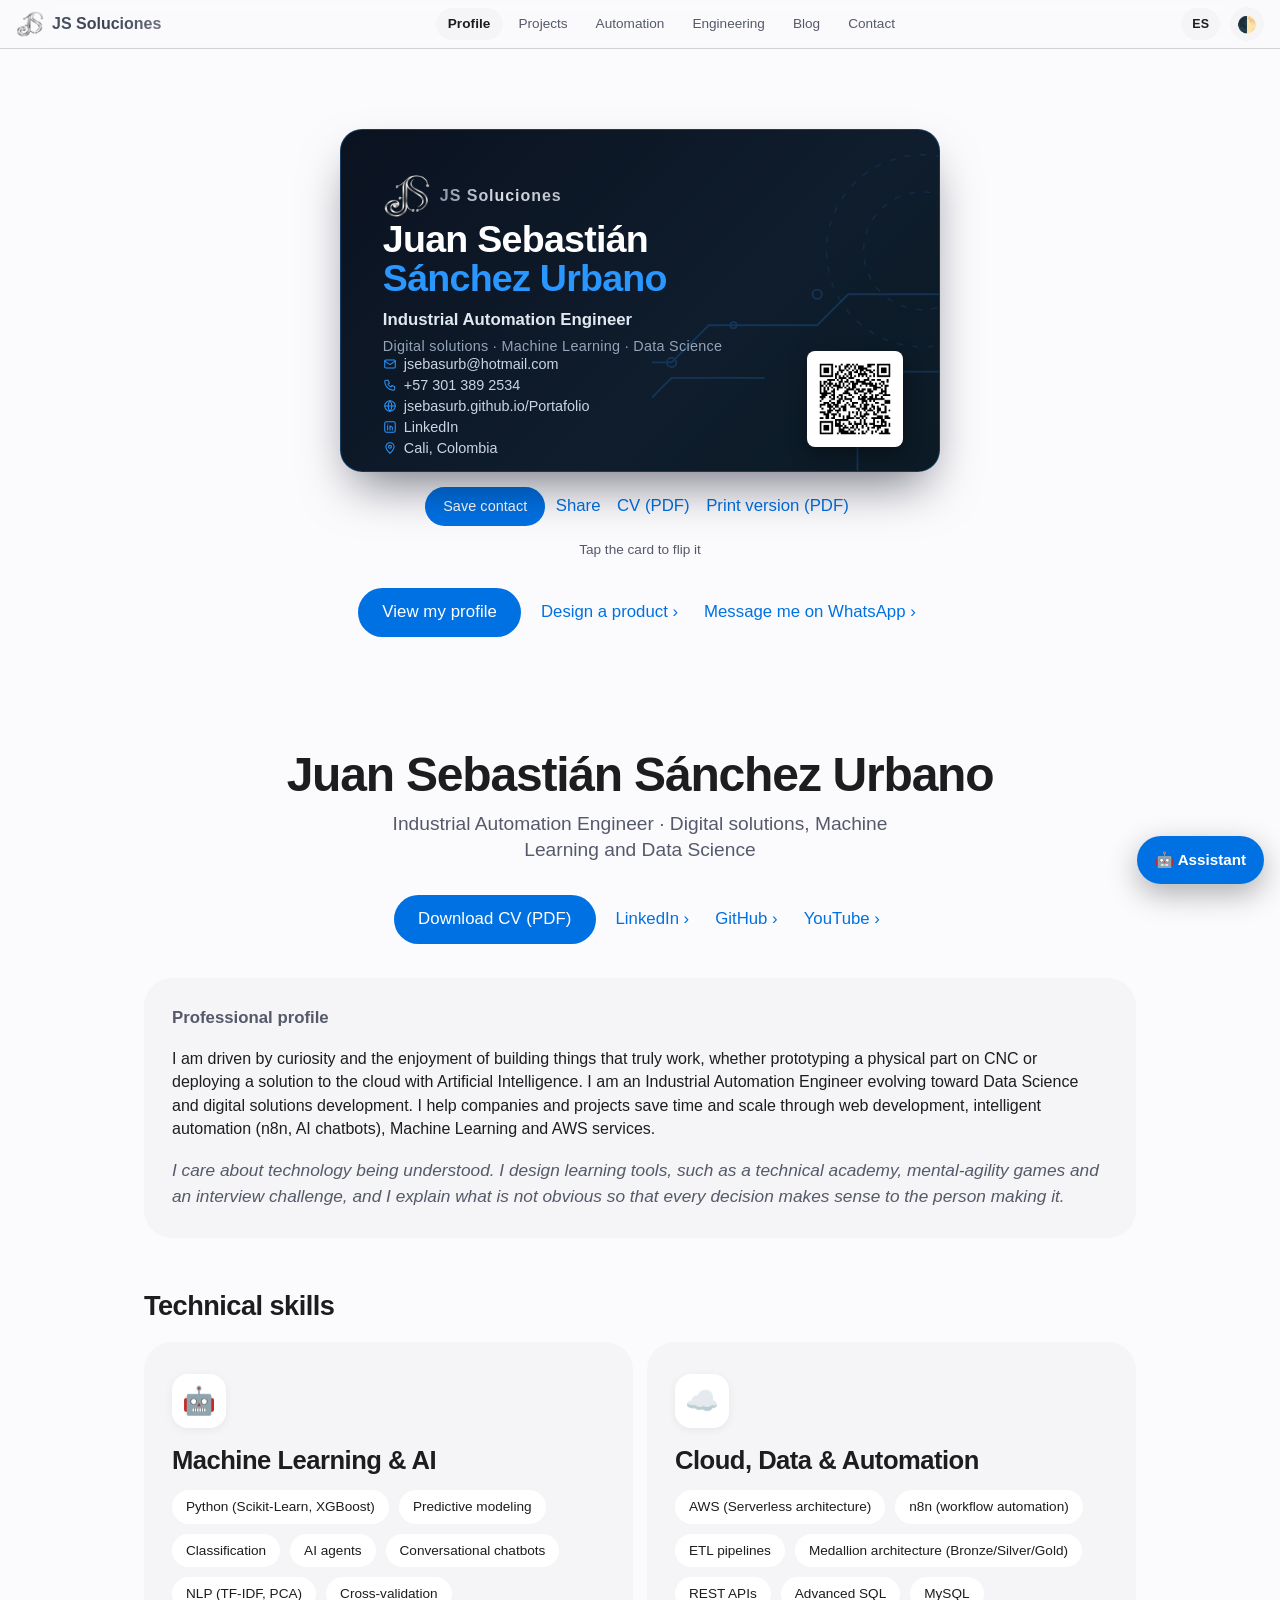
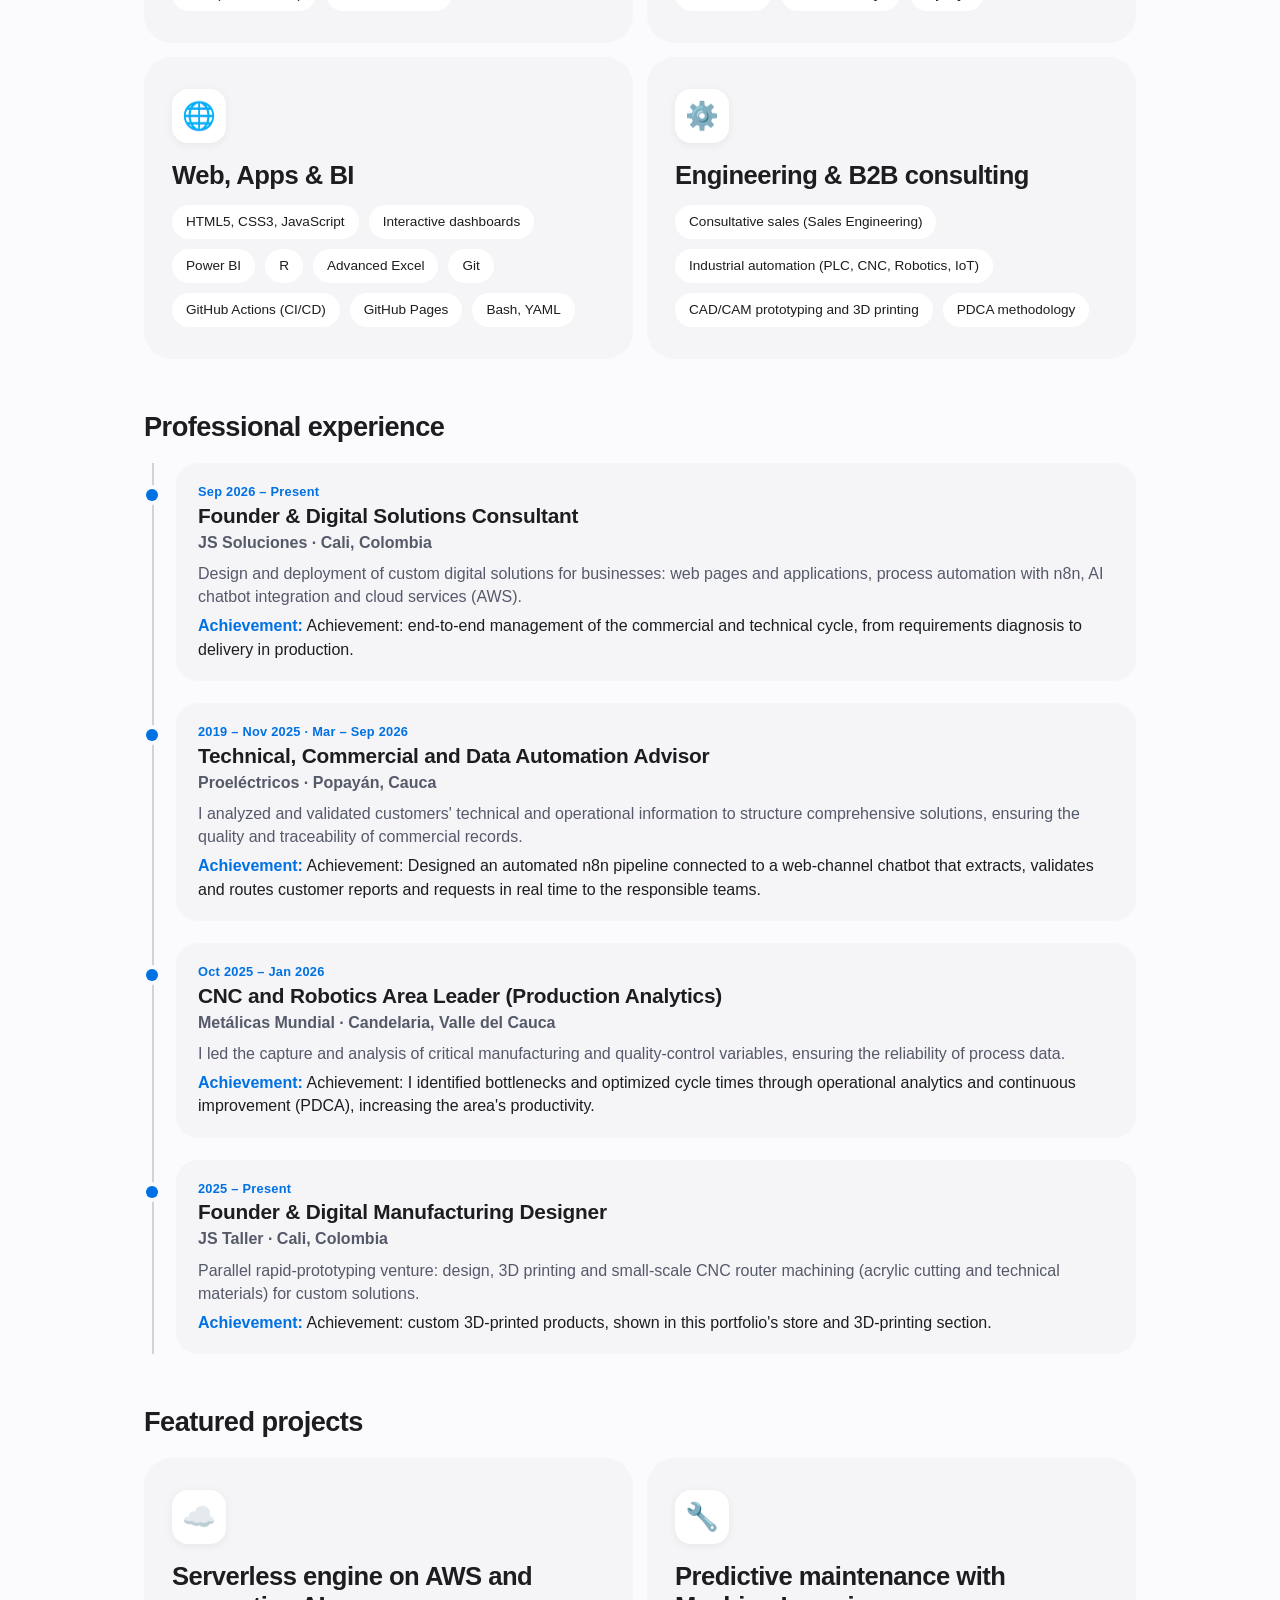
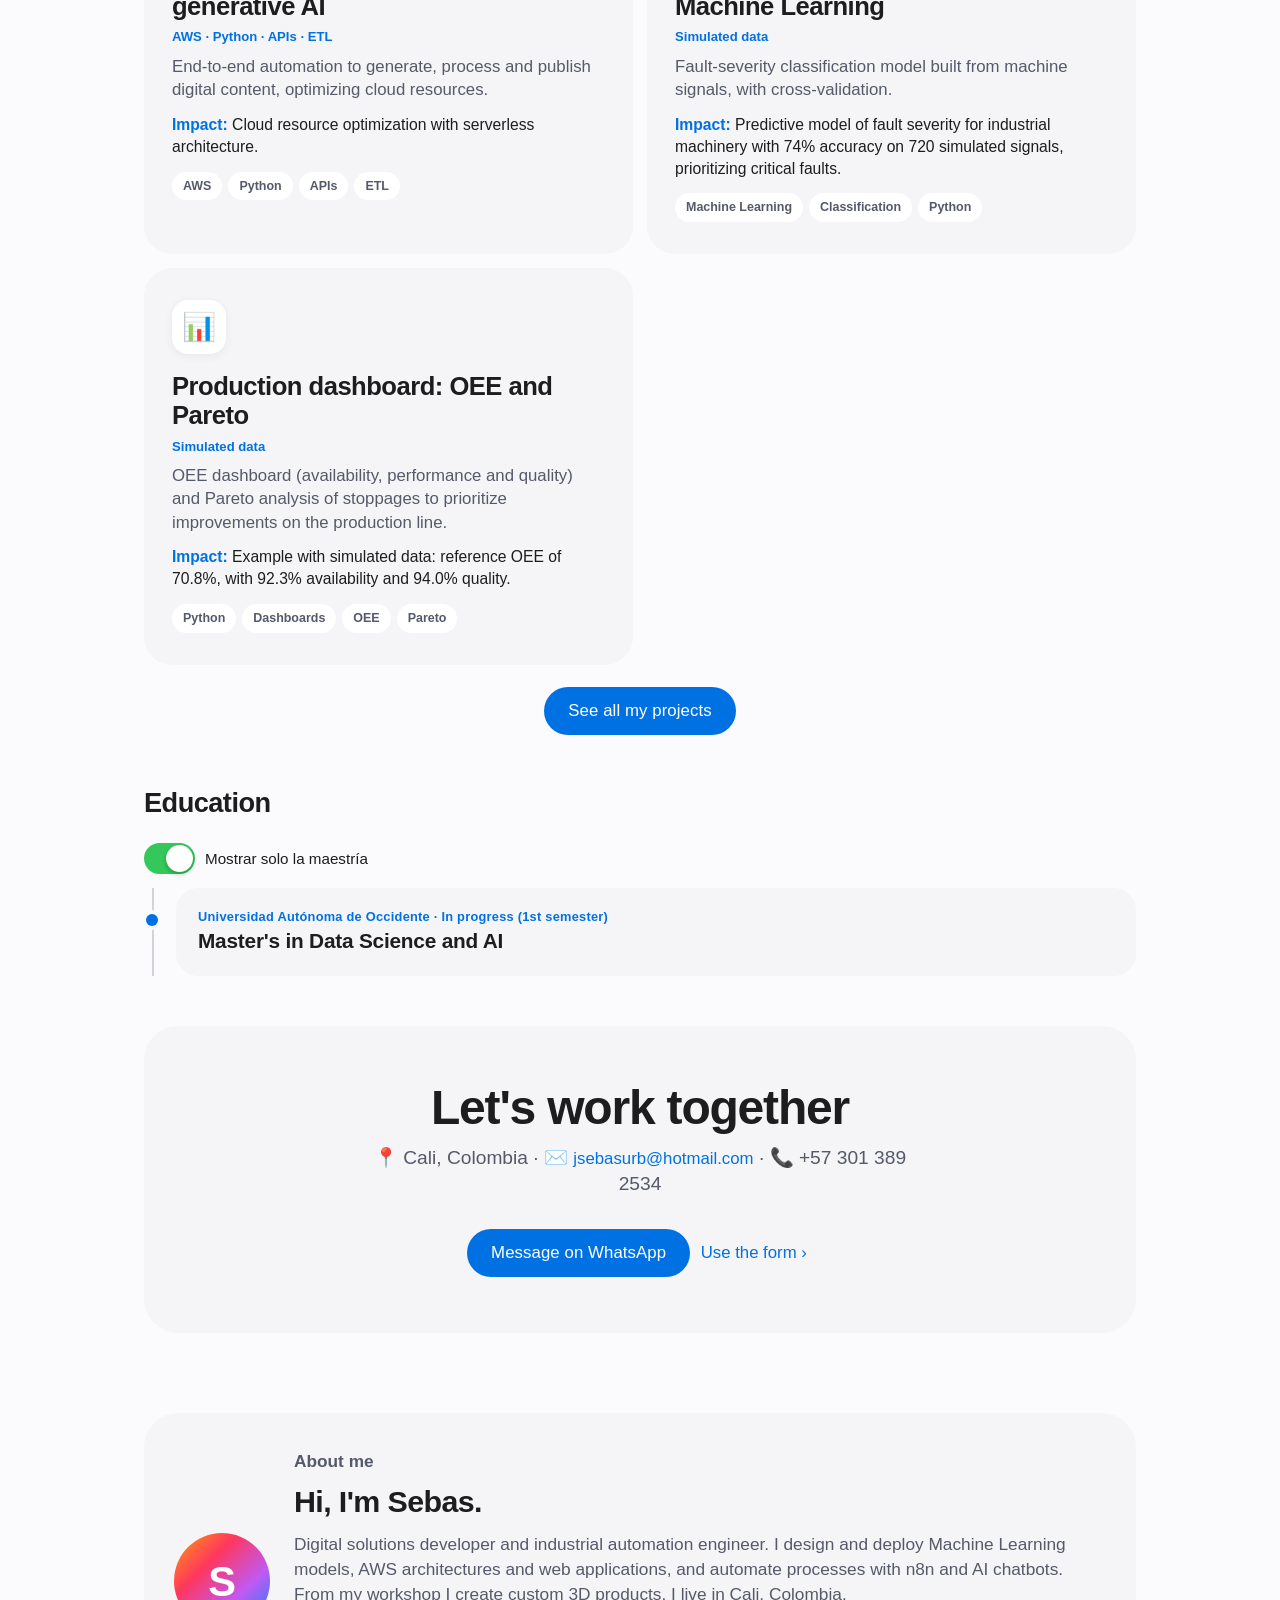
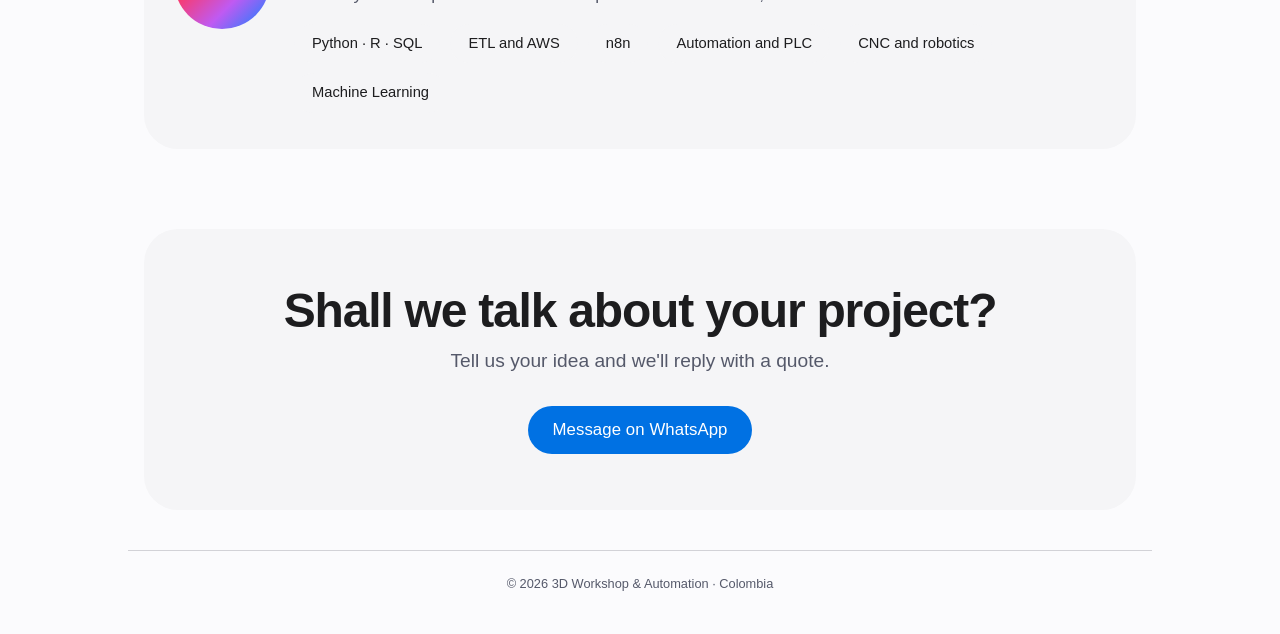
<file: gold/en/index.html>
<!DOCTYPE html>
<html lang="en">
<head>
<meta charset="UTF-8">
<meta name="viewport" content="width=device-width, initial-scale=1, viewport-fit=cover">
<title>JS Soluciones | Industrial Automation Engineer · Digital solutions, ML and Data Science</title>
<meta name="description" content="Portfolio of Juan Sebastián Sánchez Urbano: digital solutions, Machine Learning, data science, AI automation and AWS services.">
<meta property="og:title" content="JS Soluciones | Industrial Automation Engineer · Digital solutions, ML and Data Science">
<meta property="og:description" content="Portfolio of Juan Sebastián Sánchez Urbano: digital solutions, Machine Learning, data science, AI automation and AWS services.">
<meta property="og:type" content="website">
<meta property="og:url" content="https://jsebasurb.github.io/Portafolio/en/">
<meta property="og:image" content="https://jsebasurb.github.io/Portafolio/assets/img/og-image.png">
<meta property="og:image:width" content="1200">
<meta property="og:image:height" content="630">
<meta property="og:locale" content="en_US">
<meta name="twitter:card" content="summary_large_image">
<meta name="twitter:title" content="JS Soluciones | Industrial Automation Engineer · Digital solutions, ML and Data Science">
<meta name="twitter:image" content="https://jsebasurb.github.io/Portafolio/assets/img/og-image.png">
<meta name="author" content="Juan Sebastián Sánchez Urbano">
<meta name="theme-color" content="#0d9488">
<link rel="canonical" href="https://jsebasurb.github.io/Portafolio/en/">
<link rel="alternate" hreflang="es" href="https://jsebasurb.github.io/Portafolio/">
<link rel="alternate" hreflang="en" href="https://jsebasurb.github.io/Portafolio/en/">
<link rel="alternate" hreflang="x-default" href="https://jsebasurb.github.io/Portafolio/">
<link rel="manifest" href="../manifest.webmanifest">
<link rel="apple-touch-icon" href="../assets/img/icon-192.png">
<script type="application/ld+json">{"@context": "https://schema.org", "@type": "Person", "name": "Juan Sebastián Sánchez Urbano", "jobTitle": "Industrial Automation Engineer · Digital solutions and ML", "url": "https://jsebasurb.github.io/Portafolio/en/", "inLanguage": "en", "email": "mailto:jsebasurb@hotmail.com", "address": {"@type": "PostalAddress", "addressLocality": "Cali", "addressCountry": "CO"}, "sameAs": ["https://linkedin.com/in/jsebasurb", "https://github.com/JSebasurb", "https://www.youtube.com/@akazuia"], "knowsAbout": ["Machine Learning", "AWS", "Desarrollo web", "IA", "ETL", "Python", "SQL", "n8n", "Industrial automation"]}</script>
<link rel="icon" type="image/png" sizes="32x32" href="../assets/img/favicon-32.png">
<link rel="stylesheet" href="../assets/css/styles.css">

</head>
<body>
<a class="skip" href="#main">Skip to content</a>
<div class="top"><div>
  <a class="brand" href="#perfil" data-go="perfil" aria-label="JS Soluciones · Inicio"><img src="../assets/img/logo.webp" alt="" width="28" height="28" fetchpriority="high" decoding="async"><span>JS Soluciones</span></a>
  <div class="tabsw"><button class="tnav prev" type="button" aria-label="Previous tabs" hidden>‹</button><div class="tabs" id="tabs" role="tablist" aria-label="Secciones">
    <button class="on" role="tab" data-t="perfil">Profile</button>
    <button role="tab" data-t="hub">Projects</button>
    <button role="tab" data-t="auto">Automation</button>
    <button role="tab" data-t="ing">Engineering</button>
    <button role="tab" data-t="blog">Blog</button>
    <button role="tab" data-t="contacto">Contact</button>
  </div><button class="tnav next" type="button" aria-label="More tabs" hidden>›</button></div>
  <a class="lang" id="langBtn" href="../" data-base="../" hreflang="es" lang="es" aria-label="Cambiar a español" title="Cambiar a español">ES</a>
  <button class="tbtn" id="themeBtn" type="button" aria-label="Switch between light and dark mode" title="Light/dark mode">🌓</button>
</div></div>

<div class="hero">
  <article class="bizcard" aria-label="Business card">
    <div class="bc3d" id="bc3d" tabindex="0" role="button" aria-label="Girar tarjeta">
      <div class="bc3d-card" id="bc3dCard">
        <div class="bc3d-face bc3d-front bn-front">
          <svg class="bn-art" viewBox="0 0 300 220" preserveAspectRatio="xMidYMid slice" aria-hidden="true"><g fill="none" stroke="#2997ff" stroke-width="1.2" opacity=".45"><path d="M0 150H70l24-24h70l20-20h116"/><path d="M40 220v-30l30-30h60"/><path d="M190 220v-40l24-24h86"/><circle cx="70" cy="150" r="3"/><circle cx="164" cy="106" r="3"/><circle cx="214" cy="172" r="3"/><circle cx="110" cy="126" r="2"/></g><g fill="none" stroke="#2997ff" stroke-width="1" opacity=".28" stroke-dasharray="4 6"><circle cx="232" cy="78" r="62"/><circle cx="232" cy="78" r="38"/></g></svg>
          <img class="bn-qr" src="../assets/img/qr.png" alt="Código QR del portafolio" width="96" height="96" loading="lazy" decoding="async">
          <div class="bn-inner">
            <div class="bn-top">
              <div class="bn-brand"><img src="../assets/img/logo.webp" alt="" width="30" height="30" fetchpriority="high" decoding="async"><span>JS Soluciones</span></div>
            </div>
            <div>
              <p class="bn-name">Juan Sebastián<br><span class="bn-ac">Sánchez Urbano</span></p>
              <p class="bn-role t-es">Ingeniero en Automática Industrial</p>
              <p class="bn-role t-en">Industrial Automation Engineer</p>
              <p class="bn-tag t-es">Soluciones digitales · Machine Learning · Ciencia de Datos</p>
              <p class="bn-tag t-en">Digital solutions · Machine Learning · Data Science</p>
            </div>
            <div class="bn-contacts">
              <a href="mailto:jsebasurb@hotmail.com"><svg class="bn-ic" viewBox="0 0 24 24" aria-hidden="true"><rect x="3" y="5" width="18" height="14" rx="2"/><path d="M3 7l9 6 9-6"/></svg>jsebasurb@hotmail.com</a>
              <a href="tel:+573013892534"><svg class="bn-ic" viewBox="0 0 24 24" aria-hidden="true"><path d="M5 4h4l2 5-2.5 1.5a11 11 0 0 0 5 5L15 13l5 2v4a2 2 0 0 1-2 2A16 16 0 0 1 3 6a2 2 0 0 1 2-2z"/></svg>+57 301 389 2534</a>
              <a href="https://jsebasurb.github.io/Portafolio/" target="_blank" rel="noopener"><svg class="bn-ic" viewBox="0 0 24 24" aria-hidden="true"><circle cx="12" cy="12" r="9"/><path d="M3 12h18M12 3a14 14 0 0 1 0 18M12 3a14 14 0 0 0 0 18"/></svg>jsebasurb.github.io/Portafolio</a>
              <a href="https://linkedin.com/in/jsebasurb" target="_blank" rel="noopener"><svg class="bn-ic" viewBox="0 0 24 24" aria-hidden="true"><rect x="3" y="3" width="18" height="18" rx="3"/><path d="M8 10v7M8 7v.01M12 17v-4a2 2 0 0 1 4 0v4M12 10v7"/></svg>LinkedIn</a>
              <span><svg class="bn-ic" viewBox="0 0 24 24" aria-hidden="true"><path d="M12 21s-7-6-7-11a7 7 0 0 1 14 0c0 5-7 11-7 11z"/><circle cx="12" cy="10" r="2.5"/></svg>Cali, Colombia</span>
            </div>
          </div>
        </div>
        <div class="bc3d-face bc3d-back bn-back">
          <div class="bn-inner">
            <div>
              <p class="bn-kicker t-es">Lo que construyo</p>
              <p class="bn-kicker t-en">What I build</p>
              <p class="bn-h t-es">Soluciones digitales, datos e IA</p>
              <p class="bn-h t-en">Digital, data and AI solutions</p>
            </div>
            <div class="bn-grid t-es"><div class="bn-chip"><svg class="bn-ci" viewBox="0 0 24 24" aria-hidden="true"><circle cx="5" cy="6" r="2"/><circle cx="5" cy="18" r="2"/><circle cx="19" cy="12" r="2"/><path d="M7 6l10 6M7 18l10-6"/></svg>Machine Learning</div><div class="bn-chip"><svg class="bn-ci" viewBox="0 0 24 24" aria-hidden="true"><rect x="7" y="7" width="10" height="10" rx="2"/><path d="M10 2v3M14 2v3M10 19v3M14 19v3M2 10h3M2 14h3M19 10h3M19 14h3M10 12h4"/></svg>Inteligencia artificial</div><div class="bn-chip"><svg class="bn-ci" viewBox="0 0 24 24" aria-hidden="true"><path d="M3 20h18"/><path d="M6 16l4-4 3 3 5-6"/><path d="M15 9h3v3"/></svg>Cloud y AWS</div><div class="bn-chip"><svg class="bn-ci" viewBox="0 0 24 24" aria-hidden="true"><path d="M3 20h18"/><path d="M6 16l4-4 3 3 5-6"/><path d="M15 9h3v3"/></svg>Apps y dashboards</div><div class="bn-chip"><svg class="bn-ci" viewBox="0 0 24 24" aria-hidden="true"><circle cx="12" cy="12" r="3"/><path d="M12 3v3M12 18v3M3 12h3M18 12h3M5.6 5.6l2.1 2.1M16.3 16.3l2.1 2.1M5.6 18.4l2.1-2.1M16.3 7.7l2.1-2.1"/><circle cx="12" cy="12" r="7"/></svg>Automatización con n8n</div><div class="bn-chip"><svg class="bn-ci" viewBox="0 0 24 24" aria-hidden="true"><path d="M14 6l4 4-8 8H6v-4z"/><path d="M4 20l4-4"/></svg>Ventas consultivas</div></div>
            <div class="bn-grid t-en"><div class="bn-chip"><svg class="bn-ci" viewBox="0 0 24 24" aria-hidden="true"><circle cx="5" cy="6" r="2"/><circle cx="5" cy="18" r="2"/><circle cx="19" cy="12" r="2"/><path d="M7 6l10 6M7 18l10-6"/></svg>Machine Learning</div><div class="bn-chip"><svg class="bn-ci" viewBox="0 0 24 24" aria-hidden="true"><rect x="7" y="7" width="10" height="10" rx="2"/><path d="M10 2v3M14 2v3M10 19v3M14 19v3M2 10h3M2 14h3M19 10h3M19 14h3M10 12h4"/></svg>Artificial intelligence</div><div class="bn-chip"><svg class="bn-ci" viewBox="0 0 24 24" aria-hidden="true"><path d="M3 20h18"/><path d="M6 16l4-4 3 3 5-6"/><path d="M15 9h3v3"/></svg>Cloud and AWS</div><div class="bn-chip"><svg class="bn-ci" viewBox="0 0 24 24" aria-hidden="true"><path d="M3 20h18"/><path d="M6 16l4-4 3 3 5-6"/><path d="M15 9h3v3"/></svg>Apps and dashboards</div><div class="bn-chip"><svg class="bn-ci" viewBox="0 0 24 24" aria-hidden="true"><circle cx="12" cy="12" r="3"/><path d="M12 3v3M12 18v3M3 12h3M18 12h3M5.6 5.6l2.1 2.1M16.3 16.3l2.1 2.1M5.6 18.4l2.1-2.1M16.3 7.7l2.1-2.1"/><circle cx="12" cy="12" r="7"/></svg>Automation with n8n</div><div class="bn-chip"><svg class="bn-ci" viewBox="0 0 24 24" aria-hidden="true"><path d="M14 6l4 4-8 8H6v-4z"/><path d="M4 20l4-4"/></svg>Consultative sales</div></div>
            <div class="bn-foot"><span class="t-es">Ventas técnicas e ingeniería para soluciones de alto valor.</span><span class="t-en">Technical sales and engineering for high-value solutions.</span><b>JS Soluciones</b></div>
          </div>
        </div>
      </div>
    </div>
    <div class="bn-save"><button class="pill sm" type="button" id="bnVcard"><span class="t-es">Save contact</span><span class="t-en">Save contact</span></button> <button class="link" type="button" id="bnShare"><span class="t-es">Compartir</span><span class="t-en">Share</span></button> <a class="link" href="../assets/docs/CV_Juan_Sebastian_Sanchez.pdf" download><span class="t-es">CV (PDF)</span><span class="t-en">CV (PDF)</span></a> <a class="link" href="../assets/docs/Tarjeta_Imprimir.pdf" download><span class="t-es">Versión para imprimir (PDF)</span><span class="t-en">Print version (PDF)</span></a></div>
    <p class="bc3d-hint t-es">Toca la tarjeta para girarla</p>
    <p class="bc3d-hint t-en">Tap the card to flip it</p>
  </article>
  <p class="eyebrow">Data · Automation · AI · Engineering · 3D</p>
  <h1>Make it <span>yours.</span></h1>
  <p class="lead">I'm Juan Sebastián Sánchez: an industrial automation engineer focused on Machine Learning, technical sales and AI. Here you'll find my profile, my projects, my tools and my 3D workshop.</p>
  <div class="ctas">
    <button class="pill" id="goCv">View my profile</button>
    <button class="link" id="goLab">Design a product ›</button>
    <a class="link" id="wa" href="#" target="_blank" rel="noopener">Message me on WhatsApp ›</a>
  </div>
</div>

<main id="main">
<section class="tab" id="tienda" role="tabpanel">
  <h2>Personalization that feels unique.</h2>
  <p class="sub">High-definition prints on aluminum and glass. 3D printing for any idea.</p>
  <div class="bento">
    <div class="tile rv"><div><div class="ico">🔑</div><h3>Printed keychains</h3><p>Your photo, name or logo on aluminum-sheet keychains. Vivid, durable colors.</p></div><div class="from">From <b>COP 8,000</b></div></div>
    <div class="tile rv"><div><div class="ico">📱</div><h3>Aluminum cases</h3><p>Full-color print on aluminum sheet. Glossy, durable finish.</p></div><div class="from">From <b>COP 35,000</b></div></div>
    <div class="tile rv"><div><div class="ico">🔮</div><h3>Glass cases</h3><p>Print on glass with a mirror effect and amazing color depth.</p></div><div class="from">From <b>COP 40,000</b></div></div>
    <div class="tile dark rv"><div><div class="ico">🧊</div><h3>3D printing</h3><p>Prototypes, spare parts, figures and functional parts in PLA.</p></div><div class="from" style="color:#a1a1a6">Quote your <b style="color:#fff">part</b> · <button class="link" data-go="imp3d" style="padding:0;color:#2dd4bf">Learn more ›</button></div></div>
  </div>

  <div class="kbar"><h3>Made in the workshop</h3><div class="seg wrap" id="kFilter"><button class="on" data-c="all">All</button><button data-c="Keychains">Keychains</button><button data-c="Cases">Cases</button><button data-c="3D printing">3D printing</button></div></div>
  <p class="sub" style="text-align:left;margin:0 0 16px;max-width:none">Tap a photo to see it larger and order it via WhatsApp.</p>
  <div class="kgrid"><article class="ccard" data-cat="Keychains"><button class="cthumb" type="button" aria-label="Enlarge Couple illustration"><img loading="lazy" decoding="async" src="../assets/catalog/pareja-chibi.webp" alt="Couple illustration"></button><div class="cbody"><h3>Couple illustration</h3><p>Perfect as a gift: your photo or an illustration of the two of you on a round keychain with a glossy finish.</p><a class="repo" href="https://wa.me/573013892534?text=Hi%2C%20I%27d%20like%20to%20order%20the%20design%20%E2%80%9CCouple%20illustration%E2%80%9D.%20Could%20you%20quote%20it%3F" target="_blank" rel="noopener">Order this design ›</a></div></article><article class="ccard" data-cat="Keychains"><button class="cthumb" type="button" aria-label="Enlarge Little witch"><img loading="lazy" decoding="async" src="../assets/catalog/bruja.webp" alt="Little witch"></button><div class="cbody"><h3>Little witch</h3><p>A design with personality. Order it as is or with your own image.</p><a class="repo" href="https://wa.me/573013892534?text=Hi%2C%20I%27d%20like%20to%20order%20the%20design%20%E2%80%9CLittle%20witch%E2%80%9D.%20Could%20you%20quote%20it%3F" target="_blank" rel="noopener">Order this design ›</a></div></article><article class="ccard" data-cat="Keychains"><button class="cthumb" type="button" aria-label="Enlarge Axolotl"><img loading="lazy" decoding="async" src="../assets/catalog/axolotl.webp" alt="Axolotl"></button><div class="cbody"><h3>Axolotl</h3><p>Cute and colorful. Can also be made with your pet or your illustration.</p><a class="repo" href="https://wa.me/573013892534?text=Hi%2C%20I%27d%20like%20to%20order%20the%20design%20%E2%80%9CAxolotl%E2%80%9D.%20Could%20you%20quote%20it%3F" target="_blank" rel="noopener">Order this design ›</a></div></article><article class="ccard" data-cat="Keychains"><button class="cthumb" type="button" aria-label="Enlarge Panda"><img loading="lazy" decoding="async" src="../assets/catalog/panda.webp" alt="Panda"></button><div class="cbody"><h3>Panda</h3><p>Background and colors to your taste. Order it as is or with your own image.</p><a class="repo" href="https://wa.me/573013892534?text=Hi%2C%20I%27d%20like%20to%20order%20the%20design%20%E2%80%9CPanda%E2%80%9D.%20Could%20you%20quote%20it%3F" target="_blank" rel="noopener">Order this design ›</a></div></article><article class="ccard" data-cat="Keychains"><button class="cthumb" type="button" aria-label="Enlarge Astronaut"><img loading="lazy" decoding="async" src="../assets/catalog/astronauta.webp" alt="Astronaut"></button><div class="cbody"><h3>Astronaut</h3><p>For dreamers and space lovers. Glossy finish.</p><a class="repo" href="https://wa.me/573013892534?text=Hi%2C%20I%27d%20like%20to%20order%20the%20design%20%E2%80%9CAstronaut%E2%80%9D.%20Could%20you%20quote%20it%3F" target="_blank" rel="noopener">Order this design ›</a></div></article><article class="ccard" data-cat="Keychains"><button class="cthumb" type="button" aria-label="Enlarge Shiba"><img loading="lazy" decoding="async" src="../assets/catalog/shiba.webp" alt="Shiba"></button><div class="cbody"><h3>Shiba</h3><p>For dog lovers. Make it with your own pet&#x27;s face.</p><a class="repo" href="https://wa.me/573013892534?text=Hi%2C%20I%27d%20like%20to%20order%20the%20design%20%E2%80%9CShiba%E2%80%9D.%20Could%20you%20quote%20it%3F" target="_blank" rel="noopener">Order this design ›</a></div></article><article class="ccard case" data-cat="Cases"><button class="cthumb" type="button" aria-label="Enlarge Case with your logo"><img loading="lazy" decoding="async" src="../assets/catalog/estuche-dino.webp" alt="Case with your logo"></button><div class="cbody"><h3>Case with your logo</h3><p>Your logo or brand mascot in full color on a phone case. Great for businesses and corporate gifts.</p><a class="repo" href="https://wa.me/573013892534?text=Hi%2C%20I%27d%20like%20to%20order%20the%20design%20%E2%80%9CCase%20with%20your%20logo%E2%80%9D.%20Could%20you%20quote%20it%3F" target="_blank" rel="noopener">Order this design ›</a></div></article><article class="ccard" data-cat="3D printing"><button class="cthumb" type="button" aria-label="Enlarge Articulated skeleton"><img loading="lazy" decoding="async" src="../assets/catalog/esqueleto-articulado.webp" alt="Articulated skeleton"></button><div class="cbody"><h3>Articulated skeleton</h3><p>A 3D-printed figure with movable joints, ideal as a keychain or a collectible.</p><a class="repo" href="https://wa.me/573013892534?text=Hi%2C%20I%27d%20like%20to%20order%20the%20design%20%E2%80%9CArticulated%20skeleton%E2%80%9D.%20Could%20you%20quote%20it%3F" target="_blank" rel="noopener">Order this design ›</a></div></article></div>

  <h2 id="labT">Design it in seconds.</h2>
  <p class="sub">Choose, customize and order directly via WhatsApp.</p>
  <div class="lab rv" id="lab">
    <div class="ctrl">
      <h3>Your design</h3>
      <div class="f"><label>PRODUCT</label><div class="seg" id="prodC"><button class="on" data-v="key">Keychain</button><button data-v="case">Aluminum</button><button data-v="glass">Glass</button></div></div>
      <div class="f"><label>TEXT</label><input type="text" id="txt" maxlength="16" value="Your name" autocomplete="off"></div>
      <div class="f"><label>ICON</label><div class="dots emo" id="emC"><button class="on">⭐</button><button>❤️</button><button>🐾</button><button>⚽</button><button>🎮</button><button>🌸</button></div></div>
      <div class="f"><label>YOUR IMAGE (OPTIONAL)</label><div class="rd-bar" style="margin-bottom:6px"><label class="mini" for="imgIn">Choose image<input type="file" id="imgIn" accept="image/*" hidden></label><button class="mini" type="button" id="imgClr" hidden>Remove</button></div><small class="hint">Your image stays on your device. Attach it in WhatsApp when you order.</small></div>
      <div class="f two"><div><label>QUANTITY</label><input type="number" id="qty" min="1" max="999" value="1" inputmode="numeric"></div><div id="modelF" hidden><label>PHONE MODEL</label><input id="model" maxlength="40" placeholder="e.g. iPhone 15 Pro" autocomplete="off"></div></div>
      <div class="f"><label>COLOR</label><div class="dots" id="colC">
        <button aria-label="Orange color" class="on" style="background:linear-gradient(135deg,#ff9f0a,#ff375f)" data-v="linear-gradient(135deg,#ff9f0a,#ff375f)"></button>
        <button aria-label="Blue color" style="background:linear-gradient(135deg,#5e5ce6,#8a93a6)" data-v="linear-gradient(135deg,#5e5ce6,#8a93a6)"></button>
        <button aria-label="Green color" style="background:linear-gradient(135deg,#30d158,#0a9d8f)" data-v="linear-gradient(135deg,#30d158,#0a9d8f)"></button>
        <button aria-label="Purple color" style="background:linear-gradient(135deg,#bf5af2,#ff2d92)" data-v="linear-gradient(135deg,#bf5af2,#ff2d92)"></button>
        <button aria-label="Grey color" style="background:linear-gradient(135deg,#48484a,#1c1c1e)" data-v="linear-gradient(135deg,#48484a,#1c1c1e)"></button></div></div>
      <button class="pill" id="order">Order via WhatsApp</button>
    </div>
    <div class="stage"><div class="dwrap" id="wrap"><div class="ring" id="ring"></div><div class="prod key" id="prod"><div class="em" id="pem">⭐</div><div class="tx" id="ptx">Your name</div></div></div></div>
  </div>

  <h2>Ideas for every occasion.</h2>
  <p class="sub">Keychains and cases that say something about whoever carries them.</p>
  <div class="bento ideas">
    <div class="tile rv"><div><div class="ico">💞</div><h3>Couples</h3><p>A gift with their photo or an illustration of the two of them.</p></div><button class="link idea-go" data-msg="Hi, I'd like a keychain or case for couples">Order ›</button></div>
    <div class="tile rv"><div><div class="ico">🐾</div><h3>Pets</h3><p>Your dog or cat on a keychain you carry everywhere.</p></div><button class="link idea-go" data-msg="Hi, I'd like a keychain or case with my pet">Order ›</button></div>
    <div class="tile rv"><div><div class="ico">🏢</div><h3>Businesses and brands</h3><p>Your logo or brand mascot on keychains and cases for customers and team.</p></div><button class="link idea-go" data-msg="Hi, I'd like keychains or cases with my business logo">Order ›</button></div>
    <div class="tile rv"><div><div class="ico">🎉</div><h3>Events and birthdays</h3><p>Unique keepsakes for your guests. Ask about multiple units.</p></div><button class="link idea-go" data-msg="Hi, I'd like a quote for several units for an event">Order ›</button></div>
  </div>

  <h2>Ordering is easy.</h2>
  <div class="bento steps">
    <div class="tile rv"><div><div class="ico">1</div><h3>Choose</h3><p>Pick a design from the catalog or create yours in the designer.</p></div></div>
    <div class="tile rv"><div><div class="ico">2</div><h3>Send your image</h3><p>Press order via WhatsApp and attach your photo, logo or idea.</p></div></div>
    <div class="tile rv"><div><div class="ico">3</div><h3>We confirm</h3><p>We review the details and phone model, then send you the quote.</p></div></div>
  </div>
  <p class="sub" style="margin-top:22px">Gifts, events or your company? Ask about multi-unit orders.</p>
</section>

<section class="tab" id="auto" role="tabpanel">
  <h2>Your business, on autopilot.</h2>
  <p class="sub">Connect your tools and let processes work for you.</p>
  <div class="flow">
    <div class="node"><i>💬</i>Customer</div><div class="wire"></div>
    <div class="node"><i>⚙️</i>n8n</div><div class="wire"></div>
    <div class="node"><i>🤖</i>IA</div><div class="wire"></div>
    <div class="node"><i>📊</i>CRM</div>
  </div>
  <div class="bento">
    <div class="tile rv"><div><div class="ico">🔗</div><h3>n8n workflows</h3><p>We connect WhatsApp, Google Sheets, CRM, email and stores into automated workflows.</p></div></div>
    <div class="tile rv"><div><div class="ico">🧩</div><h3>App automation</h3><p>API integrations, bots, automatic reports and data synchronization.</p></div></div>
    <div class="tile rv"><div><div class="ico">📣</div><h3>Digital marketing</h3><p>Social media, lead generation, funnels, campaigns and automated messages.</p></div></div>
    <div class="tile dark rv"><div><div class="ico">🛎️</div><h3>24/7 chatbots</h3><p>Customer support, scheduling and follow-up with no manual work.</p></div></div>
  </div>
  <div class="chips"><span>n8n</span><span>APIs</span><span>Webhooks</span><span>Google Workspace</span><span>WhatsApp</span><span>CRM</span><span>IA</span></div>
</section>

<section class="tab" id="ia" role="tabpanel">
  <h2>AI content that sells.</h2>
  <p class="sub">Images, videos and copy created with artificial intelligence so your brand stands out on social media.</p>
  <div class="promptbox rv"><span class="pl">Prompt</span><div class="pt" id="pt"></div><span class="cur"></span></div>
  <div class="bento">
    <div class="tile rv"><div><div class="ico">🖼️</div><h3>Images and designs</h3><p>Product photos, mockups, logos and graphics generated with AI, ready to publish.</p></div></div>
    <div class="tile rv"><div><div class="ico">🎬</div><h3>AI videos and reels</h3><p>Short videos, product animations and ads for Instagram, TikTok and WhatsApp.</p></div></div>
    <div class="tile rv"><div><div class="ico">✍️</div><h3>Copy and calendar</h3><p>Copy, scripts, descriptions and a content calendar designed for your business.</p></div></div>
    <div class="tile dark rv"><div><div class="ico">🎙️</div><h3>Voice and avatars</h3><p>Voice-overs, virtual presenters and automated content connected with n8n.</p></div></div>
  </div>
  <div class="chips"><span>AI images</span><span>AI video</span><span>Social media</span><span>Branding</span><span>Post automation</span></div>
</section>

<section class="tab" id="ing" role="tabpanel">
  <h2>Engineering that works.</h2>
  <p class="sub">Industrial automation, from idea to commissioning.</p>
  <div class="plc">
    <svg viewBox="0 0 460 120" aria-label="Animated ladder diagram">
      <line x1="20" y1="10" x2="20" y2="110" class="wl on"/><line x1="440" y1="10" x2="440" y2="110" class="wl on"/>
      <path id="r1" d="M20 40H120M170 40H270M320 40H400" class="wl"/>
      <path d="M20 90H400" class="wl"/>
      <path d="M120 28v24M170 28v24" stroke="#f5f5f7" stroke-width="3" stroke-linecap="round"/>
      <circle cx="295" cy="40" r="22" fill="none" stroke="#f5f5f7" stroke-width="3"/>
      <path d="M400 40H440" class="wl on"/>
      <text x="108" y="22">START</text><text x="160" y="22">STOP</text><text x="274" y="80">MOTOR</text>
      <text x="26" y="108">PLC · Ladder</text>
    </svg>
  </div>
  <div class="bento">
    <div class="tile rv"><div><div class="ico">🏭</div><h3>Industrial automation</h3><p>Design and implementation of automated processes and production line upgrades.</p></div></div>
    <div class="tile rv"><div><div class="ico">🧠</div><h3>PLC programming</h3><p>Development, modification and debugging of PLC and HMI programs and process control.</p></div></div>
    <div class="tile rv"><div><div class="ico">💻</div><h3>Programming and software</h3><p>Web apps, data dashboards and tools tailored to your operation.</p></div></div>
    <div class="tile dark rv"><div><div class="ico">🛠️</div><h3>Consulting and support</h3><p>Diagnostics, technical documentation and support for your projects.</p></div></div>
  </div>
</section>

<section class="tab on" id="perfil">
  <h2>Juan Sebastián Sánchez Urbano</h2>
  <p class="sub">Industrial Automation Engineer · Digital solutions, Machine Learning and Data Science</p>
  <div class="ctas" style="margin:0 0 34px">
    <a class="pill" href="../assets/docs/CV_Juan_Sebastian_Sanchez_EN.pdf" download>Download CV (PDF)</a>
    <a class="link" href="https://linkedin.com/in/jsebasurb" target="_blank" rel="noopener">LinkedIn ›</a>
    <a class="link" href="https://github.com/JSebasurb" target="_blank" rel="noopener">GitHub ›</a>
    <a class="link" href="https://www.youtube.com/@akazuia" target="_blank" rel="noopener">YouTube ›</a>
  </div>
  <div class="cv-sum rv"><p class="eyebrow">Professional profile</p><p>I am driven by curiosity and the enjoyment of building things that truly work, whether prototyping a physical part on CNC or deploying a solution to the cloud with Artificial Intelligence. I am an Industrial Automation Engineer evolving toward Data Science and digital solutions development. I help companies and projects save time and scale through web development, intelligent automation (n8n, AI chatbots), Machine Learning and AWS services.</p><p class="enfoque">I care about technology being understood. I design learning tools, such as a technical academy, mental-agility games and an interview challenge, and I explain what is not obvious so that every decision makes sense to the person making it.</p></div>
  <h3 class="sec">Technical skills</h3><div class="bento"><div class="tile rv"><div><div class="ico">🤖</div><h3>Machine Learning &amp; AI</h3><div class="chips left"><span>Python (Scikit-Learn, XGBoost)</span><span>Predictive modeling</span><span>Classification</span><span>AI agents</span><span>Conversational chatbots</span><span>NLP (TF-IDF, PCA)</span><span>Cross-validation</span></div></div></div><div class="tile rv"><div><div class="ico">☁️</div><h3>Cloud, Data &amp; Automation</h3><div class="chips left"><span>AWS (Serverless architecture)</span><span>n8n (workflow automation)</span><span>ETL pipelines</span><span>Medallion architecture (Bronze/Silver/Gold)</span><span>REST APIs</span><span>Advanced SQL</span><span>MySQL</span></div></div></div><div class="tile rv"><div><div class="ico">🌐</div><h3>Web, Apps &amp; BI</h3><div class="chips left"><span>HTML5, CSS3, JavaScript</span><span>Interactive dashboards</span><span>Power BI</span><span>R</span><span>Advanced Excel</span><span>Git</span><span>GitHub Actions (CI/CD)</span><span>GitHub Pages</span><span>Bash, YAML</span></div></div></div><div class="tile rv"><div><div class="ico">⚙️</div><h3>Engineering &amp; B2B consulting</h3><div class="chips left"><span>Consultative sales (Sales Engineering)</span><span>Industrial automation (PLC, CNC, Robotics, IoT)</span><span>CAD/CAM prototyping and 3D printing</span><span>PDCA methodology</span></div></div></div></div>
  <h3 class="sec">Professional experience</h3><div class="tl"><div class="tl-item rv"><div class="tl-per">Sep 2026 – Present</div><h3>Founder &amp; Digital Solutions Consultant</h3><div class="tl-co">JS Soluciones · Cali, Colombia</div><p>Design and deployment of custom digital solutions for businesses: web pages and applications, process automation with n8n, AI chatbot integration and cloud services (AWS).</p><p class="win"><b>Achievement:</b> Achievement: end-to-end management of the commercial and technical cycle, from requirements diagnosis to delivery in production.</p></div><div class="tl-item rv"><div class="tl-per">2019 – Nov 2025 · Mar – Sep 2026</div><h3>Technical, Commercial and Data Automation Advisor</h3><div class="tl-co">Proeléctricos · Popayán, Cauca</div><p>I analyzed and validated customers&#x27; technical and operational information to structure comprehensive solutions, ensuring the quality and traceability of commercial records.</p><p class="win"><b>Achievement:</b> Achievement: Designed an automated n8n pipeline connected to a web-channel chatbot that extracts, validates and routes customer reports and requests in real time to the responsible teams.</p></div><div class="tl-item rv"><div class="tl-per">Oct 2025 – Jan 2026</div><h3>CNC and Robotics Area Leader (Production Analytics)</h3><div class="tl-co">Metálicas Mundial · Candelaria, Valle del Cauca</div><p>I led the capture and analysis of critical manufacturing and quality-control variables, ensuring the reliability of process data.</p><p class="win"><b>Achievement:</b> Achievement: I identified bottlenecks and optimized cycle times through operational analytics and continuous improvement (PDCA), increasing the area&#x27;s productivity.</p></div><div class="tl-item rv"><div class="tl-per">2025 – Present</div><h3>Founder &amp; Digital Manufacturing Designer</h3><div class="tl-co">JS Taller · Cali, Colombia</div><p>Parallel rapid-prototyping venture: design, 3D printing and small-scale CNC router machining (acrylic cutting and technical materials) for custom solutions.</p><p class="win"><b>Achievement:</b> Achievement: custom 3D-printed products, shown in this portfolio&#x27;s store and 3D-printing section.</p></div></div>
  <h3 class="sec">Featured projects</h3><div class="bento"><div class="tile rv"><div><div class="ico">☁️</div><h3>Serverless engine on AWS and generative AI</h3><div class="meta">AWS · Python · APIs · ETL</div><p>End-to-end automation to generate, process and publish digital content, optimizing cloud resources.</p><p class="win"><b>Impact:</b> Cloud resource optimization with serverless architecture.</p><div class="tag-row"><span>AWS</span><span>Python</span><span>APIs</span><span>ETL</span></div></div></div><div class="tile rv"><div><div class="ico">🔧</div><h3>Predictive maintenance with Machine Learning</h3><div class="meta">Simulated data</div><p>Fault-severity classification model built from machine signals, with cross-validation.</p><p class="win"><b>Impact:</b> Predictive model of fault severity for industrial machinery with 74% accuracy on 720 simulated signals, prioritizing critical faults.</p><div class="tag-row"><span>Machine Learning</span><span>Classification</span><span>Python</span></div></div></div><div class="tile rv"><div><div class="ico">📊</div><h3>Production dashboard: OEE and Pareto</h3><div class="meta">Simulated data</div><p>OEE dashboard (availability, performance and quality) and Pareto analysis of stoppages to prioritize improvements on the production line.</p><p class="win"><b>Impact:</b> Example with simulated data: reference OEE of 70.8%, with 92.3% availability and 94.0% quality.</p><div class="tag-row"><span>Python</span><span>Dashboards</span><span>OEE</span><span>Pareto</span></div></div></div></div>
  <div class="ctas" style="margin-top:22px"><button class="pill" data-go="proyectos">See all my projects</button></div>
  <h3 class="sec">Education</h3><label class="edu-switch"><input type="checkbox" id="soloPrincipal" role="switch" checked> <span>Mostrar solo la maestría</span></label><div class="tl solo" id="eduWrap"><div class="tl-item rv principal"><div class="tl-per">Universidad Autónoma de Occidente · In progress (1st semester)</div><h3>Master&#x27;s in Data Science and AI</h3></div><div class="tl-item rv"><div class="tl-per"></div><h3>Complementary training</h3><p>AI Bootcamp (MinTIC / Talento Tech) · Data Science and ML (Platzi) · AWS</p><p><a href="https://platzi.com/p/JUAN_SEBASTIAN_SANCHEZ_URBANO/" target="_blank" rel="noopener">View Platzi profile ↗</a></p></div><div class="tl-item rv"><div class="tl-per">Universidad del Cauca · Graduated 2025</div><h3>Industrial Automation Engineering</h3></div></div>
  <div class="cta rv" style="margin-top:50px">
    <h2>Let&#x27;s work together</h2>
    <p class="sub">📍 Cali, Colombia · ✉️ <a class="link" style="padding:0" href="mailto:jsebasurb@hotmail.com">jsebasurb@hotmail.com</a> · 📞 +57 301 389 2534</p>
    <a class="pill" href="https://wa.me/573013892534" target="_blank" rel="noopener">Message on WhatsApp</a> <button class="link" data-go="contacto">Use the form ›</button>
  </div>
</section>

<section class="tab" id="proyectos">
  <h2>My projects.</h2>
  <p class="sub">Data, automation, web and engineering. Tap a thumbnail to open the project.</p>
  <div class="pbar"><div class="seg wrap" id="pFilter"><button class="on" data-c="all">All</button><button data-c="Education">Education</button><button data-c="Data">Data</button><button data-c="Automation">Automation</button><button data-c="Web">Web</button><button data-c="Industrial">Industrial</button><button data-c="3D Workshop">3D Workshop</button><button data-c="AI">AI</button><button data-c="Vision">Vision</button><button data-c="Games">Games</button><button data-c="Virtual reality">Virtual reality</button><button data-c="Robotics">Robotics</button></div><span id="pCount" class="pcount"></span></div>
  <div class="pgrid"><article class="pcard rv" data-cat="Education"><a class="pthumb" href="https://wa.me/573013892534?text=Hi%2C%20I%27m%20interested%20in%20information%20about%20the%20courses%20in%20development%20%28n8n%2C%20Python%20or%20technical%20sales%29." target="_blank" rel="noopener" aria-label="Open Courses in development"><div class="pfb" style="background:linear-gradient(135deg,#ff9f0a,#ff375f)"><span>📚</span></div></a><div class="pbody"><div class="meta">Education · 2026</div><h3>Courses in development</h3><p>In progress: three courses in development. Automation with n8n for businesses, Python for data analysis and technical sales for engineers. Duration, format and price are confirmed when each course launches.</p><div class="tag-row"><span>En proceso</span><span>Education</span><span>Borrador</span></div><a class="repo" href="https://wa.me/573013892534?text=Hi%2C%20I%27m%20interested%20in%20information%20about%20the%20courses%20in%20development%20%28n8n%2C%20Python%20or%20technical%20sales%29." target="_blank" rel="noopener">I want information › ›</a></div></article><article class="pcard rv" data-cat="Data"><div class="pthumb"><img loading="lazy" decoding="async" src="../assets/projects/etl-pipeline.webp" alt="Thumbnail of End-to-end automated ETL pipeline"></div><div class="pbody"><div class="meta">Data · 2026</div><h3>End-to-end automated ETL pipeline</h3><p>Extraction, transformation and loading with Python, n8n and REST APIs. It eliminated 100% of manual data entry and left standardized data for executive analysis.</p><div class="tag-row"><span>Python</span><span>n8n</span><span>REST APIs</span><span>ETL</span></div><details class="case"><summary>See case study</summary><dl><dt>Problem</dt><dd>Data was entered by hand, with a risk of errors and little standardization.</dd><dt>Solution</dt><dd>An ETL architecture using Python, n8n and REST API calls that consolidates centralized databases.</dd><dt>Result</dt><dd>100% of manual data entry was eliminated, with complete and standardized data for executive analysis.</dd></dl></details><button class="repo" type="button" data-tool="t6">Open the tool ›</button></div></article><article class="pcard rv" data-cat="Data"><div class="pthumb"><img loading="lazy" decoding="async" src="../assets/projects/etl-pipeline.webp" alt="Thumbnail of SIVIGILA epidemiological ETL 2018–2022"></div><div class="pbody"><div class="meta">Data · 2026</div><h3>SIVIGILA epidemiological ETL 2018–2022</h3><p>ETL over National Institute of Health reports (dengue, SARI, tuberculosis) with medallion architecture and an HTML dashboard.</p><div class="tag-row"><span>Python</span><span>Excel</span><span>Medallion</span><span>Dashboard</span></div><button class="repo" type="button" data-tool="t6">Open the tool ›</button></div></article><article class="pcard rv" data-cat="Data"><div class="pthumb"><div class="pfb" style="background:linear-gradient(135deg,#bf5af2,#ff2d92)"><span>📦</span></div></div><div class="pbody"><div class="meta">Data · 2026</div><h3>Kaismart Solutions ETL lab</h3><p>Integration of 5,000 MySQL sales with 50,000 logistics events in Excel: EDA, medallion, 10 business questions and scheduled runs.</p><div class="tag-row"><span>MySQL</span><span>Python</span><span>Medallion</span></div><button class="repo" type="button" data-tool="t6">Open the tool ›</button></div></article><article class="pcard rv" data-cat="Automation"><div class="pthumb"><div class="pfb" style="background:linear-gradient(135deg,#48484a,#1c1c1e)"><span>🤖</span></div></div><div class="pbody"><div class="meta">Automation · 2025</div><h3>AI chatbot and n8n workflow</h3><p>Web chatbot integrated into an n8n pipeline that extracts, validates and routes reports automatically to the responsible areas.</p><div class="tag-row"><span>n8n</span><span>AI</span><span>Chatbot</span></div></div></article><article class="pcard rv" data-cat="Web"><a class="pthumb" href="https://github.com/JSebasurb/Portafolio" target="_blank" rel="noopener" aria-label="Open Web portfolio with medallion architecture"><div class="pfb" style="background:linear-gradient(135deg,#ff375f,#bf5af2)"><span>🌐</span></div></a><div class="pbody"><div class="meta">Web · 2026</div><h3>Web portfolio with medallion architecture</h3><p>GitHub Pages site with Bronze/Silver/Gold layers, a Python build, continuous deployment with GitHub Actions and custom tools.</p><div class="tag-row"><span>HTML</span><span>CSS</span><span>JavaScript</span><span>Python</span></div><a class="repo" href="https://github.com/JSebasurb/Portafolio" target="_blank" rel="noopener">View code on GitHub ›</a></div></article><article class="pcard rv" data-cat="Industrial"><div class="pthumb"><div class="pfb" style="background:linear-gradient(135deg,#ff9f0a,#ff375f)"><span>📡</span></div></div><div class="pbody"><div class="meta">Industrial · 2022–2024</div><h3>Real-time data capture and alerts (IoT)</h3><p>Industrial sensors and instrumentation with real-time ingestion, automatic validation of critical variables and control alerts.</p><div class="tag-row"><span>IoT</span><span>Sensors</span><span>Alerts</span></div><button class="repo" type="button" data-tool="t10">Open the tool ›</button></div></article><article class="pcard rv" data-cat="3D Workshop"><div class="pthumb"><img loading="lazy" decoding="async" src="../assets/projects/taller-3d-cotizador.webp" alt="Thumbnail of 3D Workshop: custom keychains and cases"></div><div class="pbody"><div class="meta">3D Workshop · 2026</div><h3>3D Workshop: custom keychains and cases</h3><p>Prints on aluminum and glass, 3D printing and a product designer connected to WhatsApp.</p><div class="tag-row"><span>3D printing</span><span>Printing</span></div><button class="repo" type="button" data-tool="t5">Open the tool ›</button></div></article><article class="pcard rv" data-cat="AI"><a class="pthumb" href="https://www.youtube.com/@akazuia" target="_blank" rel="noopener" aria-label="Open Akazu IA YouTube channel"><div class="pfb" style="background:linear-gradient(135deg,#30d158,#0a9d8f)"><span>🎬</span></div></a><div class="pbody"><div class="meta">AI · 2026</div><h3>Akazu IA YouTube channel</h3><p>An artificial intelligence avatar that turns trends, dances, viral audios and memes into short videos for social media.</p><div class="tag-row"><span>AI avatar</span><span>Shorts</span><span>AI animation</span></div><a class="repo" href="https://www.youtube.com/@akazuia" target="_blank" rel="noopener">View channel on YouTube ›</a></div></article><article class="pcard rv" data-cat="Industrial"><div class="pthumb"><img loading="lazy" decoding="async" src="../assets/projects/calc-roscas.webp" alt="Thumbnail of Thread calculator"></div><div class="pbody"><div class="meta">Industrial · 2026</div><h3>Thread calculator</h3><p>Technical spec sheet for metric, UNC and UNF threads: diameter, pitch, minor diameter and approximate drill size, with pitch and length conversions.</p><div class="tag-row"><span>Python</span><span>Engineering</span><span>Conversiones</span></div><details class="case"><summary>See case study</summary><dl><dt>Problem</dt><dd>Look up thread diameter, pitch and drill size without searching tables.</dd><dt>Solution</dt><dd>Spec sheet for metric, UNC and UNF threads, with pitch and length conversions.</dd><dt>Result</dt><dd>Values checked against known references: M8 = 1.25 mm; 1/4-20 = 20 TPI. The drill size is approximate.</dd></dl></details><button class="repo" type="button" data-tool="t4">Open the tool ›</button></div></article><article class="pcard rv" data-cat="Data"><div class="pthumb"><img loading="lazy" decoding="async" src="../assets/projects/csv-viewer.webp" alt="Thumbnail of CSV viewer"></div><div class="pbody"><div class="meta">Data · 2026</div><h3>CSV viewer</h3><p>Load a CSV and get per-column statistics and a chart by category. Everything runs in the browser.</p><div class="tag-row"><span>CSV</span><span>Statistics</span><span>Charts</span></div><details class="case"><summary>See case study</summary><dl><dt>Problem</dt><dd>Quickly review a data file without installing software.</dd><dt>Solution</dt><dd>Per-column statistics and a chart by category, processed in the browser.</dd><dt>Result</dt><dd>Tested with sample data and CSVs with empty cells and mixed columns. No file leaves the device.</dd></dl></details><button class="repo" type="button" data-tool="t7">Open the tool ›</button></div></article><article class="pcard rv" data-cat="Data"><div class="pthumb"><img loading="lazy" decoding="async" src="../assets/projects/mantenimiento.webp" alt="Thumbnail of Predictive maintenance"></div><div class="pbody"><div class="meta">Data · 2026</div><h3>Predictive maintenance</h3><p>Model that detects bearing faults from vibration: features, logistic regression and a demo with simulated signals. 70% test accuracy.</p><div class="tag-row"><span>Python</span><span>scikit-learn</span><span>Signals</span><span>ML</span></div><details class="case"><summary>See case study</summary><dl><dt>Problem</dt><dd>Detect bearing faults before they stop the machine, without relying on manual inspection.</dd><dt>Solution</dt><dd>Vibration features (RMS, kurtosis and envelope at the fault frequencies) with logistic regression and 5-fold cross-validation.</dd><dt>Result</dt><dd>74 ± 3% cross-validation with simulated signals: 100% on severe faults and 24% on mild ones. Still needs validation on real equipment data.</dd></dl></details><button class="repo" type="button" data-tool="t8">Open the tool ›</button></div></article><article class="pcard rv" data-cat="Vision"><div class="pthumb"><img loading="lazy" decoding="async" src="../assets/projects/vision-tornillos.webp" alt="Thumbnail of Visual screw inspection"></div><div class="pbody"><div class="meta">Vision · 2026</div><h3>Visual screw inspection</h3><p>Classifies healthy, cracked or chipped screw heads with a physical descriptor and logistic regression. Demo with simulated images: 74% accuracy.</p><div class="tag-row"><span>Computer vision</span><span>Python</span><span>Classification</span></div><details class="case"><summary>See case study</summary><dl><dt>Problem</dt><dd>Separate healthy, cracked and chipped screw heads during inspection.</dd><dt>Solution</dt><dd>Physical descriptor (edge shape, minimum radius and darkness next to the edge) with logistic regression.</dd><dt>Result</dt><dd>74% accuracy with simulated images: chipped heads 94%, thin cracks 66%. Real screw photos are still needed.</dd></dl></details><button class="repo" type="button" data-tool="t9">Open the tool ›</button></div></article><article class="pcard rv" data-cat="Industrial"><div class="pthumb"><img loading="lazy" decoding="async" src="../assets/projects/dashboard-produccion.webp" alt="Thumbnail of Production and quality dashboard"></div><div class="pbody"><div class="meta">Industrial · 2026</div><h3>Production and quality dashboard</h3><p>OEE by machine, defect Pareto and daily trend from a production CSV. Checked against an independent calculation.</p><div class="tag-row"><span>OEE</span><span>Pareto</span><span>Dashboards</span></div><details class="case"><summary>See case study</summary><dl><dt>Problem</dt><dd>Find where the line loses capacity: availability, performance and quality.</dd><dt>Solution</dt><dd>OEE by machine, defect Pareto and daily trend from a production CSV.</dd><dt>Result</dt><dd>Indicators checked against an independent calculation (total OEE of 70.8% on the sample data).</dd></dl></details><button class="repo" type="button" data-tool="t10">Open the tool ›</button></div></article><article class="pcard rv" data-cat="AI"><div class="pthumb"><img loading="lazy" decoding="async" src="../assets/projects/fichas-tecnicas.webp" alt="Thumbnail of Technical sheet assistant"></div><div class="pbody"><div class="meta">AI · 2026</div><h3>Technical sheet assistant</h3><p>Finds answers in thread and screw technical sheets with TF-IDF. Shows sheet excerpts; it does not invent text. Recall@1 of 94%.</p><div class="tag-row"><span>TF-IDF</span><span>Search</span><span>NLP</span></div><details class="case"><summary>See case study</summary><dl><dt>Problem</dt><dd>Find answers in technical sheets without searching by hand.</dd><dt>Solution</dt><dd>TF-IDF search with cosine similarity that shows sheet excerpts; it does not generate new text.</dd><dt>Result</dt><dd>Ranks the correct sheet first for 94% of 18 test questions. An optimistic figure: the same author wrote the questions.</dd></dl></details><button class="repo" type="button" data-tool="t11">Open the tool ›</button></div></article><article class="pcard rv" data-cat="Games"><div class="pthumb"><div class="pfb" style="background:linear-gradient(135deg,#bf5af2,#ff2d92)"><span>🎮</span></div></div><div class="pbody"><div class="meta">Games · 2026</div><h3>Games and exercises</h3><p>Here you will find mobile arcade games, mental agility exercises and factory simulations. Everything runs in your browser and your records are saved on this device.</p><div class="tag-row"><span>Arcade</span><span>Agilidad mental</span><span>Simulation</span></div><button class="repo" type="button" data-go="juegos">View ›</button></div></article><article class="pcard rv" data-cat="Education"><a class="pthumb" href="https://jsebasurb.github.io/Academy-tornillos/" target="_blank" rel="noopener" aria-label="Open Screw academy"><img loading="lazy" decoding="async" src="../assets/projects/academia-tornillos.webp" alt="Thumbnail of Screw academy"></a><div class="pbody"><div class="meta">Education · 2026</div><h3>Screw academy</h3><p>Leveled questions, curiosities and references on threads, heads and points. Includes the academy published on its own site.</p><div class="tag-row"><span>Education</span><span>Quiz</span><span>Referencias</span></div><a class="repo" href="https://jsebasurb.github.io/Academy-tornillos/" target="_blank" rel="noopener">Open the academy site ›</a><button class="repo" type="button" data-go="cato">View ›</button></div></article><article class="pcard rv" data-cat="Virtual reality"><div class="pthumb"><div class="pfb" style="background:linear-gradient(135deg,#ff375f,#bf5af2)"><span>🥽</span></div></div><div class="pbody"><div class="meta">Virtual reality · 2025</div><h3>Immersive environments for phobia identification</h3><p>Bachelor&#x27;s thesis: immersive Unity environments for Meta Quest 2 to identify phobias such as fear of fire and heights, with a system that analyzes user reactions to controlled stimuli.</p><div class="tag-row"><span>Unity</span><span>Meta Quest 2</span><span>Realidad virtual</span><span>Salud mental</span></div></div></article><article class="pcard rv" data-cat="Robotics"><div class="pthumb"><div class="pfb" style="background:linear-gradient(135deg,#ff9f0a,#ff375f)"><span>🤖</span></div></div><div class="pbody"><div class="meta">Robotics · 2026</div><h3>Mobile robot control through virtual reality (CINVESTAV)</h3><p>Project in the Automatic Control Area of CINVESTAV, Mexico City. Mobile-robot control system driven from virtual reality, using Unity, C#, ROS and Meta Quest 2, with IMU and LIDAR sensor integration.</p><div class="tag-row"><span>Unity</span><span>C#</span><span>ROS</span><span>LIDAR</span><span>IMU</span><span>Meta Quest 2</span></div></div></article></div>
</section>

<section class="tab" id="imp3d">
  <h2>3D printing.</h2>
  <p class="sub">From your idea to a real part. I print prototypes, spare parts and functional parts in PLA with my Dremel DigiLab 3D20.</p>
  <div class="ctas" style="margin:0 0 30px"><a class="pill" href="https://wa.me/573013892534?text=Hi%2C%20I%27d%20like%20a%20quote%20for%20a%203D%20part" target="_blank" rel="noopener">Quote my part</a><button class="link" data-go="contacto">Use the form ›</button></div>
  <div class="p3 rv"><div><p class="eyebrow">My equipment</p><h3>Dremel DigiLab 3D20</h3><p>An enclosed FDM 3D printer: it melts PLA filament and builds the part layer by layer.</p></div><dl class="specs"><dt>Technology</dt><dd>FDM (fused filament fabrication)</dd><dt>Maximum volume</dt><dd>230 × 150 × 140 mm</dd><dt>Layer resolution</dt><dd>From 0.1 mm (100 microns)</dd><dt>Nozzle and extruder</dt><dd>0.4 mm · up to 230 °C</dd><dt>Material</dt><dd>1.75 mm PLA</dd><dt>Chamber</dt><dd>Enclosed, with a 3.5&quot; touch screen</dd><dt>Bed</dt><dd>Unheated, with build tape</dd><dt>Files</dt><dd>SD card up to 32 GB and 4 GB internal</dd></dl></div>
  <h3 class="sec">3D viewer: check your part</h3>
  <p class="sub" style="text-align:left;margin:0 0 16px;max-width:none">Open an STL file and see it in 3D. I show its dimensions, whether it fits the printer and how much PLA it would need (rough estimate). Your file stays on your device.</p>
  <div class="viewer rv">
    <div class="vwrap"><canvas id="sCanvas" role="img" aria-label="3D viewer of the part"></canvas>
      <div class="vtools"><button class="mini" type="button" id="sAuto">⟳ Spin</button><button class="mini" type="button" id="sZin" aria-label="Zoom in">＋</button><button class="mini" type="button" id="sZout" aria-label="Zoom out">－</button></div></div>
    <div class="vside">
      <div class="rd-bar"><button class="mini" type="button" data-demo="gear" data-name="Gear">Gear</button><button class="mini" type="button" data-demo="key" data-name="Keychain">Keychain</button><button class="mini" type="button" data-demo="vase" data-name="Vase">Vase</button><button class="mini" type="button" data-demo="pawn" data-name="Pawn">Pawn</button><label class="mini" for="sFile">📂 Open STL<input type="file" id="sFile" accept=".stl,model/stl" hidden></label></div>
      <dl class="specs">
        <dt>File</dt><dd id="sName"></dd>
        <dt>Dimensions (mm)</dt><dd id="sDims"></dd>
        <dt>Volume</dt><dd id="sVol"></dd>
        <dt>Infill <b id="sPct"></b></dt><dd><input type="range" id="sInfill" min="5" max="100" step="5" value="20" aria-label="Infill"></dd>
        <dt>Estimated PLA</dt><dd id="sMass"></dd>
        <dt>Fits the 3D20?</dt><dd id="sFit" role="status"></dd>
      </dl>
      <button class="pill sm" type="button" id="sQuote">Quote this part</button>
      <small class="hint" style="margin-top:10px">Rough estimate: it depends on the slicer and print settings. Drag to rotate the part.</small>
    </div>
  </div>
  <h3 class="sec">Special pieces</h3>
  <p class="sub" style="text-align:left;margin:0 0 16px;max-width:none">Beyond the basics: finishes and color combinations so your piece stands out.</p>
  <div class="bento ideas spg"><div class="tile sp rv"><div><div class="ico">🌙</div><h3>Glow in the dark</h3><p>Photoluminescent PLA pieces: they charge with light and glow when it goes out. Great for keychains, figures and decoration.</p></div><a class="link" href="https://wa.me/573013892534?text=Hi%2C%20I%27d%20like%20a%20glow-in-the-dark%203D%20piece" target="_blank" rel="noopener" style="padding:10px 0 0">Order ›</a></div><div class="tile sp rv"><div><div class="ico">🎨</div><h3>Three-color pieces</h3><p>Pieces with three colors, made with filament changes by layer or with assembled parts. For keychains, signs and figures.</p></div><a class="link" href="https://wa.me/573013892534?text=Hi%2C%20I%27d%20like%20a%20three-color%203D%20piece" target="_blank" rel="noopener" style="padding:10px 0 0">Order ›</a></div><div class="tile sp rv"><div><div class="ico">♟️</div><h3>Chess pieces</h3><p>Single pieces or full sets, in the colors you choose.</p></div><a class="link" href="https://wa.me/573013892534?text=Hi%2C%20I%27d%20like%20a%20quote%20for%203D-printed%20chess%20pieces" target="_blank" rel="noopener" style="padding:10px 0 0">Order ›</a></div><div class="tile sp rv"><img class="sp-img" loading="lazy" decoding="async" src="../assets/catalog/esqueleto-articulado.webp" alt="Articulated skeletons"><div><div class="ico">💀</div><h3>Articulated skeletons</h3><p>Figures with movable joints, great as a keychain or a collectible.</p></div><a class="link" href="https://wa.me/573013892534?text=Hi%2C%20I%27d%20like%20a%203D-printed%20articulated%20skeleton" target="_blank" rel="noopener" style="padding:10px 0 0">Order ›</a></div></div>
  <h3 class="sec">What can I print?</h3><div class="bento ideas"><div class="tile rv"><div><div class="ico">🧩</div><h3>Prototypes</h3><p>Test an idea physically before producing it in volume.</p></div></div><div class="tile rv"><div><div class="ico">🔧</div><h3>Spare parts</h3><p>Replacement parts for equipment, furniture and tools, depending on size and material.</p></div></div><div class="tile rv"><div><div class="ico">📦</div><h3>Enclosures and mounts</h3><p>Boxes for sensors, electronic boards and automation projects.</p></div></div><div class="tile rv"><div><div class="ico">🎁</div><h3>Figures and gifts</h3><p>Keychains, figures and custom details.</p></div></div><div class="tile rv"><div><div class="ico">🏫</div><h3>Academic projects</h3><p>Models and parts for coursework, fairs and research groups.</p></div></div><div class="tile rv"><div><div class="ico">🛠️</div><h3>Organizers</h3><p>Holders, hooks and organizers made to measure.</p></div></div></div>
  <h3 class="sec">From file to part</h3><div class="tl"><div class="tl-item rv"><div class="tl-per">Step 1</div><h3>Your idea or model</h3><p>Send me an STL, OBJ or 3MF file, or tell me what you need and we&#x27;ll work out how to do it.</p></div><div class="tl-item rv"><div class="tl-per">Step 2</div><h3>Review</h3><p>I check dimensions, orientation and whether it needs supports, and confirm it fits the printer.</p></div><div class="tl-item rv"><div class="tl-per">Step 3</div><h3>Slicing</h3><p>I prepare the file in the slicer: layer height, infill and supports.</p></div><div class="tl-item rv"><div class="tl-per">Step 4</div><h3>Printing</h3><p>The part is built layer by layer in PLA.</p></div><div class="tl-item rv"><div class="tl-per">Step 5</div><h3>Finishing and delivery</h3><p>I remove supports, check the part and we arrange delivery.</p></div></div>
  <h3 class="sec">Material</h3>
  <div class="mat rv"><h3>PLA, this printer&#x27;s material</h3><div class="two"><div><b>Advantages</b><ul><li class="pro">Easy to print with a good level of detail</li><li class="pro">Rigid, ideal for prototypes and decorative parts</li><li class="pro">Plant-based, according to the manufacturer</li></ul></div><div><b>Limits</b><ul><li class="con">It softens with heat: don&#x27;t leave it in a car in the sun</li><li class="con">Not for parts under heavy load or wear</li><li class="con">Not suited to long-term outdoor use</li></ul></div></div><p class="note">With this printer I work only with PLA, including special colors such as glow-in-the-dark. If your part needs PETG, ABS or a flexible material, tell me about your case.</p></div>
  <h3 class="sec">Design tips</h3><div class="bento tipsg"><div class="tile rv"><div><h3>Minimum wall</h3><p>Use walls of at least 1.2 mm so the part is strong.</p></div></div><div class="tile rv"><div><h3>Overhangs</h3><p>Angles beyond 45° over empty space usually need supports.</p></div></div><div class="tile rv"><div><h3>Tolerances</h3><p>Leave 0.2 to 0.3 mm of clearance between parts that must fit or move.</p></div></div><div class="tile rv"><div><h3>Orientation</h3><p>Layers are weaker between each other: orient the part according to the load it will carry.</p></div></div><div class="tile rv"><div><h3>Holes</h3><p>Holes come out slightly smaller; for screws, add about 0.2 mm to the diameter.</p></div></div><div class="tile rv"><div><h3>Maximum size</h3><p>Up to 230 × 150 × 140 mm. Larger parts can be split and glued.</p></div></div></div>
  <div class="cta rv" style="margin-top:50px"><h2>Have a part in mind?</h2><p class="sub">Send me your file or tell me the idea and I&#x27;ll quote it.</p><a class="pill" href="https://wa.me/573013892534?text=Hi%2C%20I%27d%20like%20a%20quote%20for%20a%203D%20part" target="_blank" rel="noopener">Quote my part</a></div>
</section>

<section class="tab" id="video">
  <h2>Audiovisual content.</h2>
  <p class="sub">Short videos, AI avatars and animation for social media. My channel: Akazu IA.</p>
  <div class="chan rv"><div class="chan-av">🎬</div><div><p class="eyebrow">My YouTube channel</p><h3>Akazu IA <small>@akazuia</small></h3><p>A virtual content creator: an artificial intelligence avatar that takes trends, dances, viral audios and memes and gives them its own twist.</p><div class="chips left"><span>AI avatar</span><span>Viral shorts</span><span>AI humor</span><span>AI challenges</span><span>AI animation</span></div>
    <div class="ctas" style="justify-content:flex-start;margin-top:18px"><a class="pill" href="https://www.youtube.com/@akazuia" target="_blank" rel="noopener">Watch the channel on YouTube</a><a class="link" href="https://www.youtube.com/@akazuia?sub_confirmation=1" target="_blank" rel="noopener">Subscribe ›</a></div></div></div>
  <h3 class="sec">Latest videos</h3>
  <p class="sub" style="text-align:left;margin:0 0 14px;max-width:none">Updates automatically with what I upload to the channel.</p>
  <div class="ytbox big rv"><button class="yt" type="button" data-list="UUrcJGQmmy17jj7SM_jy85MQ" data-title="Akazu IA"><span class="play">▶</span><b>Watch the latest videos</b></button></div>
  <small class="hint" style="margin-top:8px">When you play, YouTube loads in enhanced privacy mode.</small>
  
  <h3 class="sec">Content for your brand</h3><div class="bento ideas"><div class="tile rv"><div><div class="ico">🧑‍🎤</div><h3>AI avatars</h3><p>A virtual presenter for your brand or channel.</p></div></div><div class="tile rv"><div><div class="ico">📱</div><h3>Shorts and reels</h3><p>Vertical videos ready for YouTube, Instagram and TikTok.</p></div></div><div class="tile rv"><div><div class="ico">🎬</div><h3>AI animation</h3><p>Animations and effects from ideas, images or audio.</p></div></div><div class="tile rv"><div><div class="ico">🗓️</div><h3>Content calendar</h3><p>Ideas and scripts to post consistently.</p></div></div></div>
  <div class="cta rv" style="margin-top:50px"><h2>Want content like this for your brand?</h2><p class="sub">Tell me your idea and I&#x27;ll quote it.</p><a class="pill" href="https://wa.me/573013892534?text=Hi%2C%20I%27d%20like%20AI%20content%20for%20my%20brand" target="_blank" rel="noopener">Quote content</a></div>
</section>

<section class="tab" id="juegos">
  <h2>Games.</h2>
  <p class="sub">Twenty-one games I made: mobile arcade games, mental agility exercises and an interview challenge that ends with your profile. Your high scores are saved on this device.</p>
  <div class="ggrid"><div class="gsec"><h3 class="sec">Arcade y reflejos</h3></div><div class="gcard rv" style="--g1:#0a0a2a;--g2:#3a4bd6"><div class="gart"><span>👻</span></div><div class="gbody"><h3>Four shadows lurking</h3><p>A maze with four shadows chasing you to the rhythm of the song. Eat every dot to clear a level; the golden pellets let you hunt them down.</p><small class="hint">Use the arrow keys or WASD. On mobile, swipe to change direction. You have three lives.</small><div class="gfoot"><button class="pill sm" type="button" data-game="cuatro" data-title="Four shadows lurking" data-hint="Use the arrow keys or WASD. On mobile, swipe to change direction. You have three lives.">Play</button><span class="gbest"></span></div></div></div><div class="gsec"><h3 class="sec">Arcade and reflexes</h3></div><div class="gcard rv" style="--g1:#5e5ce6;--g2:#ff375f"><div class="gart"><span>🤖</span></div><div class="gbody"><h3>Bolt Runner</h3><p>Run through a factory, jump over bolts and gears, and duck under drones. Every 300 points you level up and the speed increases.</p><small class="hint">Tap to jump and hold to jump higher. Tap the floor (bottom area) to duck. Keyboard: space jumps, down arrow ducks.</small><div class="gfoot"><button class="pill sm" type="button" data-game="runner" data-title="Bolt Runner" data-hint="Tap to jump and hold to jump higher. Tap the floor (bottom area) to duck. Keyboard: space jumps, down arrow ducks.">Play</button><span class="gbest"></span></div></div></div><div class="gcard rv" style="--g1:#0a84ff;--g2:#30d158"><div class="gart"><span>🧱</span></div><div class="gbody"><h3>3D Layers</h3><p>Stack layers like a 3D printer: anything that overhangs gets cut off. Perfect hits win back width. How many layers can you make?</p><small class="hint">Tap to drop the layer right on top of the previous one. Keyboard: space.</small><div class="gfoot"><button class="pill sm" type="button" data-game="stack" data-title="3D Layers" data-hint="Tap to drop the layer right on top of the previous one. Keyboard: space.">Play</button><span class="gbest"></span></div></div></div><div class="gcard rv" style="--g1:#bf5af2;--g2:#0a84ff"><div class="gart"><span>🪐</span></div><div class="gbody"><h3>Orbit</h3><p>Spin non-stop between two orbits. Switch lanes to dodge the red obstacles and grab the golden energy.</p><small class="hint">Tap to switch orbit. Keyboard: space.</small><div class="gfoot"><button class="pill sm" type="button" data-game="orbit" data-title="Orbit" data-hint="Tap to switch orbit. Keyboard: space.">Play</button><span class="gbest"></span></div></div></div><div class="gcard rv" style="--g1:#30d158;--g2:#0a9d8f"><div class="gart"><span>🐍</span></div><div class="gbody"><h3>Data Snake</h3><p>Collect data packets without hitting yourself. The edges wrap around and the golden ones are worth triple.</p><small class="hint">Swipe to turn. Keyboard: arrow keys or WASD.</small><div class="gfoot"><button class="pill sm" type="button" data-game="snake" data-title="Data Snake" data-hint="Swipe to turn. Keyboard: arrow keys or WASD.">Play</button><span class="gbest"></span></div></div></div><div class="gcard rv" style="--g1:#ff9f0a;--g2:#ff375f"><div class="gart"><span>🔩</span></div><div class="gbody"><h3>Ball Bearing</h3><p>Tilt your phone to roll a steel ball through the maze. Avoid the holes, collect the golden screws and reach the goal before time runs out.</p><small class="hint">Tilt your phone to move the ball. It calibrates to the position you start in; press ↺ to recalibrate. On iPhone, accept the motion permission. On a computer: arrow keys or drag.</small><div class="gfoot"><button class="pill sm" type="button" data-game="balance" data-title="Ball Bearing" data-hint="Tilt your phone to move the ball. It calibrates to the position you start in; press ↺ to recalibrate. On iPhone, accept the motion permission. On a computer: arrow keys or drag.">Play</button><span class="gbest"></span></div></div></div><div class="gcard rv" style="--g1:#ff375f;--g2:#bf5af2"><div class="gart"><span>🎧</span></div><div class="gbody"><h3>Akazu Dance</h3><p>Dance with Akazu, the AI avatar of my channel. Tap each lane when the note reaches the line and chain combos. The music speeds up little by little.</p><small class="hint">Tap the lane (left, center or right) when the note reaches the glowing line. It&#x27;s more fun with sound on. Keyboard: A, S, D or the arrow keys.</small><div class="gfoot"><button class="pill sm" type="button" data-game="akazu" data-title="Akazu Dance" data-hint="Tap the lane (left, center or right) when the note reaches the glowing line. It&#x27;s more fun with sound on. Keyboard: A, S, D or the arrow keys.">Play</button><span class="gbest"></span></div></div></div><div class="gcard rv" style="--g1:#0a9d8f;--g2:#0a84ff"><div class="gart"><span>🔩</span></div><div class="gbody"><h3>Screw Inspector</h3><p>You are a factory inspector: approve only the screws that match the boss&#x27;s order. Watch out for bent, cracked and unthreaded ones.</p><small class="hint">Tap the right half to approve and the left half to reject. You have 3 lives. Keyboard: right arrow approves, left arrow rejects.</small><div class="gfoot"><button class="pill sm" type="button" data-game="screws" data-title="Screw Inspector" data-hint="Tap the right half to approve and the left half to reject. You have 3 lives. Keyboard: right arrow approves, left arrow rejects.">Play</button><span class="gbest"></span></div></div></div><div class="gcard rv" style="--g1:#ff2d92;--g2:#5e5ce6"><div class="gart"><img class="gimg" loading="lazy" decoding="async" src="../assets/catalog/final-boss-pursuit.webp" alt="Cubehead"><span class="gtag">♪ Final Boss Pursuit</span></div><div class="gbody"><h3>Cubehead</h3><p>Run in 3D along a neon track to «Final Boss Pursuit». Switch lanes, jump and dodge. You have 3 lives and regain one if you last 20 seconds without crashing.</p><small class="hint">Swipe left or right to change lanes, and tap or swipe up to jump (swipe down to drop fast). You can also tap the sides to change lanes. Keyboard: arrows or A/D, and space to jump. It&#x27;s better with sound on.</small><div class="gfoot"><button class="pill sm" type="button" data-game="cubehead" data-title="Cubehead" data-hint="Swipe left or right to change lanes, and tap or swipe up to jump (swipe down to drop fast). You can also tap the sides to change lanes. Keyboard: arrows or A/D, and space to jump. It&#x27;s better with sound on.">Play</button><span class="gbest"></span></div></div></div><div class="gcard rv" style="--g1:#f0b765;--g2:#d6402f"><div class="gart"><img class="gimg" loading="lazy" decoding="async" src="../assets/catalog/duelo-gran-jefe.webp" alt="Boss Duel"></div><div class="gbody"><h3>Boss Duel</h3><p>A little hero faces Sir Torque, a giant, evil screw. Dodge nuts and washers, and beware the hammer strike: he has three phases.</p><small class="hint">Drag your finger to move: you shoot automatically. Tap quickly to dodge with an invincible dash. Keyboard: arrows or WASD, and space to dodge. Works best with sound on.</small><div class="gfoot"><button class="pill sm" type="button" data-game="boss" data-title="Boss Duel" data-hint="Drag your finger to move: you shoot automatically. Tap quickly to dodge with an invincible dash. Keyboard: arrows or WASD, and space to dodge. Works best with sound on.">Play</button><span class="gbest"></span></div></div></div><div class="gcard rv" style="--g1:#5e5ce6;--g2:#30d158"><div class="gart"><span>🏭</span></div><div class="gbody"><h3>Production Line</h3><p>Run a plant with four stations: cutting, turning, threading and quality control. Assign operators so the parts keep flowing. Every good part scores 10 points.</p><small class="hint">Tap a station to assign or remove an operator. You start with 2 operators and more arrive over time. Keyboard: keys 1 to 4.</small><div class="gfoot"><button class="pill sm" type="button" data-game="line" data-title="Production Line" data-hint="Tap a station to assign or remove an operator. You start with 2 operators and more arrive over time. Keyboard: keys 1 to 4.">Play</button><span class="gbest"></span></div></div></div><div class="gsec"><h3 class="sec">Mental agility · interview style</h3><p class="gsub">Timed exercises like those in selection tests: math, attention, reasoning and memory. It&#x27;s practice only, not an official psychometric test.</p></div><div class="gcard rv" style="--g1:#ff9f0a;--g2:#bf5af2"><div class="gart"><span>🎯</span></div><div class="gbody"><h3>Interview Challenge</h3><p>An interview challenge with tests on math, logic, memory, attention, planning and more. At the end you get your profile with a radar chart and a practice plan.</p><small class="hint">Each test explains what to do before it starts. The quick challenge takes about 5 minutes and the full one about 9. Keyboard: numbers 1 to 4, arrows and space.</small><div class="gfoot"><button class="pill sm" type="button" data-game="interview" data-title="Interview Challenge" data-hint="Each test explains what to do before it starts. The quick challenge takes about 5 minutes and the full one about 9. Keyboard: numbers 1 to 4, arrows and space.">Play</button><span class="gbest"></span></div></div></div><div class="gcard rv" style="--g1:#0a84ff;--g2:#5e5ce6"><div class="gart"><span>🧮</span></div><div class="gbody"><h3>Lightning Math</h3><p>Add, subtract and multiply in your head against the clock. Each right answer raises the level; each mistake costs you 3 seconds.</p><small class="hint">Tap the correct answer among four options. Keyboard: 1 to 4.</small><div class="gfoot"><button class="pill sm" type="button" data-game="calc" data-title="Lightning Math" data-hint="Tap the correct answer among four options. Keyboard: 1 to 4.">Play</button><span class="gbest"></span></div></div></div><div class="gcard rv" style="--g1:#ff375f;--g2:#ffd60a"><div class="gart"><span>🌈</span></div><div class="gbody"><h3>Ink vs. Word</h3><p>The word names a color but is written in another. Tap the ink color… until the rule changes and you must tap what the word says.</p><small class="hint">Tap the right color according to the rule at the top. The rule changes every 8 answers. Keyboard: 1 to 4.</small><div class="gfoot"><button class="pill sm" type="button" data-game="stroop" data-title="Ink vs. Word" data-hint="Tap the right color according to the rule at the top. The rule changes every 8 answers. Keyboard: 1 to 4.">Play</button><span class="gbest"></span></div></div></div><div class="gcard rv" style="--g1:#30d158;--g2:#0a9d8f"><div class="gart"><span>🔢</span></div><div class="gbody"><h3>Logic Series</h3><p>Find the pattern in each number sequence and pick the number that comes next. It mixes sums, products, squares and interleaved series.</p><small class="hint">Tap the number that continues the series. Keyboard: 1 to 4.</small><div class="gfoot"><button class="pill sm" type="button" data-game="series" data-title="Logic Series" data-hint="Tap the number that continues the series. Keyboard: 1 to 4.">Play</button><span class="gbest"></span></div></div></div><div class="gcard rv" style="--g1:#bf5af2;--g2:#ff375f"><div class="gart"><span>🧠</span></div><div class="gbody"><h3>Sequence Memory</h3><p>The blocks light up in a certain order: watch them and repeat. Each right answer lengthens the sequence. You have two lives.</p><small class="hint">Tap the blocks in the same order. Keyboard: numbers 1 to 9.</small><div class="gfoot"><button class="pill sm" type="button" data-game="memory" data-title="Sequence Memory" data-hint="Tap the blocks in the same order. Keyboard: numbers 1 to 9.">Play</button><span class="gbest"></span></div></div></div><div class="gcard rv" style="--g1:#ff9f0a;--g2:#ff453a"><div class="gart"><span>🔁</span></div><div class="gbody"><h3>N-back</h3><p>A shape appears after another. Say whether it matches the previous one; then the difficulty rises and you compare with two steps back. Trains working memory.</p><small class="hint">Tap “Same” or “Different”. Keyboard: right arrow = same, left arrow = different.</small><div class="gfoot"><button class="pill sm" type="button" data-game="nback" data-title="N-back" data-hint="Tap “Same” or “Different”. Keyboard: right arrow = same, left arrow = different.">Play</button><span class="gbest"></span></div></div></div><div class="gcard rv" style="--g1:#5e5ce6;--g2:#0a84ff"><div class="gart"><span>🗼</span></div><div class="gbody"><h3>Tower of Hanoi</h3><p>The classic planning puzzle: move the stack of disks to the other peg without ever placing a larger disk on a smaller one. It counts your extra moves.</p><small class="hint">Tap a peg to lift its disc and another peg to drop it. Keyboard: 1, 2 and 3.</small><div class="gfoot"><button class="pill sm" type="button" data-game="hanoi" data-title="Tower of Hanoi" data-hint="Tap a peg to lift its disc and another peg to drop it. Keyboard: 1, 2 and 3.">Play</button><span class="gbest"></span></div></div></div><div class="gcard rv" style="--g1:#30d158;--g2:#0a84ff"><div class="gart"><span>🧩</span></div><div class="gbody"><h3>Sliding Puzzle</h3><p>Put tiles 1 to 8 in order by sliding them into the gap. Each puzzle is longer than the last, and the game tells you the minimum number of moves.</p><small class="hint">Tap a tile next to the gap to slide it. Keyboard: arrow keys.</small><div class="gfoot"><button class="pill sm" type="button" data-game="slide" data-title="Sliding Puzzle" data-hint="Tap a tile next to the gap to slide it. Keyboard: arrow keys.">Play</button><span class="gbest"></span></div></div></div><div class="gcard rv" style="--g1:#bf5af2;--g2:#ff375f"><div class="gart"><span>🧭</span></div><div class="gbody"><h3>1‑A‑2‑B Trail</h3><p>Tap the tiles in alternating order between numbers and letters: 1, A, 2, B, 3, C… It measures visual search and mental flexibility.</p><small class="hint">Tap the next tile in the sequence. A mistake costs you 1 second.</small><div class="gfoot"><button class="pill sm" type="button" data-game="trail" data-title="1‑A‑2‑B Trail" data-hint="Tap the next tile in the sequence. A mistake costs you 1 second.">Play</button><span class="gbest"></span></div></div></div><div class="gcard rv" style="--g1:#30d158;--g2:#ff453a"><div class="gart"><span>🚦</span></div><div class="gbody"><h3>Impulse Control</h3><p>Tap when you see the green circle and hold back when the red square appears. They come faster each time.</p><small class="hint">Tap anywhere (or press space) only for the green circle.</small><div class="gfoot"><button class="pill sm" type="button" data-game="gonogo" data-title="Impulse Control" data-hint="Tap anywhere (or press space) only for the green circle.">Play</button><span class="gbest"></span></div></div></div><div class="gcard rv" style="--g1:#0a9d8f;--g2:#5e5ce6"><div class="gart"><span>🌀</span></div><div class="gbody"><h3>Mental Rotation</h3><p>Find which of the four options is the same shape rotated. Beware the mirror: it looks alike, but it is a different shape.</p><small class="hint">Tap the right shape. Keyboard: 1 to 4.</small><div class="gfoot"><button class="pill sm" type="button" data-game="rotation" data-title="Mental Rotation" data-hint="Tap the right shape. Keyboard: 1 to 4.">Play</button><span class="gbest"></span></div></div></div></div>
  <p class="sub" style="font-size:.95rem;margin-top:22px">Tip: on a computer you can also play with the keyboard. Press P to pause and Esc to exit.</p>
</section>

<section class="tab" id="cato">
<h2>Apps I built</h2>
  <p class="sub">Applications I built for work and learning.</p>
  <div class="appgrid" id="appGrid">
    <article class="appcard">
      <p class="appkick"><span class="t-es">Aplicación web</span><span class="t-en">Web app</span></p>
      <h3>Ruta-Visitas</h3>
      <p class="appdesc t-es">Ruta-Visitas es una aplicación diseñada para optimizar la gestión en campo de equipos comerciales y de cobranza, facilitando la planificación estratégica de itinerarios de visita, la captura e ingesta masiva de datos en terreno y el seguimiento detallado de la cartera de clientes. A través de un pipeline automatizado que valida la calidad de la información y la consolida en indicadores clave, la herramienta permite analizar el desempeño de las rutas mediante paneles visuales y exportar reportes ejecutivos en Excel o imágenes para mejorar la toma de decisiones.</p>
      <p class="appdesc t-en">Ruta-Visitas is an application designed to optimize field management for sales and collections teams, making it easier to strategically plan visit itineraries, capture and bulk-ingest data in the field, and track customer portfolios in detail. Through an automated pipeline that validates data quality and consolidates it into key indicators, the tool analyzes route performance with visual dashboards and exports executive reports to Excel or images to support decision-making.</p>
      <div class="appbtns"><a class="pill sm" href="https://jsebasurb.github.io/app_rutas/" target="_blank" rel="noopener">Abrir Ruta-Visitas ↗</a></div>
    </article>
    <article class="appcard">
      <p class="appkick"><span class="t-es">Academia</span><span class="t-en">Academy</span></p>
      <h3 class="t-es">Academia técnica</h3>
      <h3 class="t-en">Technical academy</h3>
      <p class="appdesc t-es">Aprende y repasa conceptos técnicos con preguntas por niveles, curiosidades y referencias de consulta.</p>
      <p class="appdesc t-en">Learn and review technical concepts with leveled questions, curiosities and reference lookups.</p>
      <div class="appbtns"><a class="pill sm" href="https://jsebasurb.github.io/Academy-tornillos/" target="_blank" rel="noopener">View its own site ↗</a></div>
    </article>
    <article class="appcard">
      <p class="appkick"><span class="t-es">Sitio web</span><span class="t-en">Website</span></p>
      <h3>Proelectricos</h3>
      <p class="appdesc t-es">Sitio de Proelectricos en Popayán: herramienta eléctrica DEWALT, inversores y centro de servicio autorizado DEWALT.</p>
      <p class="appdesc t-en">Proelectricos website in Popayán: DEWALT power tools, inverters and an authorized DEWALT service center.</p>
      <div class="appbtns"><a class="pill sm" href="https://jsebasurb.github.io/Proelectricos/" target="_blank" rel="noopener"><span class="t-es">Abrir Proelectricos ↗</span><span class="t-en">Open Proelectricos ↗</span></a></div>
    </article>
    <article class="appcard">
      <p class="appkick"><span class="t-es">App web</span><span class="t-en">Web app</span></p>
      <h3><span class="t-es">Medallón · Finanzas personales</span><span class="t-en">Medallion · Personal finance</span></h3>
      <p class="appdesc t-es">Control de finanzas personales con arquitectura Medallón (Bronce, Plata, Oro) y análisis con ML. Tus datos se quedan en tu dispositivo.</p>
      <p class="appdesc t-en">Personal finance tracker built on a Medallion architecture (Bronze, Silver, Gold) with ML analysis. Your data stays on your device.</p>
      <div class="appbtns"><a class="pill sm" href="https://jsebasurb.github.io/app-medallon_finanzas/" target="_blank" rel="noopener"><span class="t-es">Abrir Medallón ↗</span><span class="t-en">Open Medallion ↗</span></a></div>
    </article>
    <article class="appcard">
      <p class="appkick"><span class="t-es">Galería de apps</span><span class="t-en">App gallery</span></p>
      <h3>APP ARCADE</h3>
      <p class="appdesc t-es">Galería de aplicaciones web en versión arcade: visor HTML, gestor de enlaces, juegos y herramientas de organización. Algunas están en línea y otras en desarrollo.</p>
      <p class="appdesc t-en">Arcade-style gallery of web apps: HTML viewer, link manager, games and organization tools. Some are live and others are in development.</p>
      <div class="appbtns"><a class="pill sm" href="https://sebasurb01ia.github.io/sxnz/apps.html" target="_blank" rel="noopener"><span class="t-es">Abrir la galería ↗</span><span class="t-en">Open the gallery ↗</span></a></div>
    </article>
  </div>

</section>


<section class="tab" id="blog">
  <h2>Blog.</h2>
  <p class="sub">Short notes on data and automation.</p>
  <div class="posts"><article class="post rv"><details><summary><div class="meta">2026-10-16 · ETL · Data</div><h3>Medallion architecture in 5 minutes</h3><p class="psum">Bronze, Silver and Gold: a simple way to organize a data pipeline.</p></summary><div class="pbody2"><p>Medallion architecture organizes data into three layers according to quality. It keeps a pipeline orderly, traceable and easy to reprocess.</p><p>Bronze stores data exactly as it arrives from the source, unmodified. If something fails later, you can always come back here and start over.</p><p>Silver holds clean data: fixed types, duplicates removed and validation rules applied. It is the reliable base for any analysis.</p><p>Gold stores business-ready tables: aggregates, indicators and views designed for dashboards and reports.</p><p>I applied it in the SIVIGILA ETL and in this very portfolio, where bronze keeps the originals, silver the clean source code and gold the published site.</p></div></details></article><article class="post rv"><details><summary><div class="meta">2026-10-16 · n8n · Automation</div><h3>From a web form to a spreadsheet with n8n</h3><p class="psum">A basic workflow to save every contact automatically.</p></summary><div class="pbody2"><p>A very useful first workflow in n8n is receiving data from a web form and saving it to Google Sheets with no manual work.</p><p>Step 1: create a Webhook node using the POST method. n8n gives you a test URL and a production URL; the production one only works while the workflow is active.</p><p>Step 2: connect a Google Sheets node with the append-row operation and map each form field to a column.</p><p>Step 3: in the Webhook options, allow your website&#x27;s origin (CORS) so the browser can send the data.</p><p>From there you can keep going: send a confirmation email, notify via WhatsApp or hand the message to an AI agent.</p></div></details></article><article class="post rv"><details><summary><div class="meta">2026-11-05 · ML · Signals</div><h3>Why the envelope improved my fault classifier</h3><p class="psum">With the raw signal the model scored 61%; with the envelope, 74%. What I learned with simulated data.</p></summary><div class="pbody2"><p>I trained a model to detect bearing faults from vibration. With features from the raw signal, 5-fold cross-validation scored 61%: better than guessing (25% with four classes), but far from useful.</p><p>The problem was the signal. A raceway fault shows up as repeated impulses at a known frequency, but in the raw signal those impulses are mixed with the normal vibration of the shaft. Taking the envelope, that is, the absolute value of the signal without its mean, concentrates the impulse energy at the fault frequency, where it can be measured.</p><p>That single decision raised cross-validation to 74%. Severe faults are almost always detected; mild ones are still hard. What matters is that the result was measured on data kept apart from training, and that the page runs the same calculation as Python.</p><p>The lesson: before changing models, check what information you are giving them. The bottleneck is often how the data is described.</p></div></details></article><article class="post rv"><details><summary><div class="meta">2026-11-05 · Production · Indicators</div><h3>OEE: the indicator people most often misread</h3><p class="psum">Availability × performance × quality, and the most common mistake when defining the ideal cycle time.</p></summary><div class="pbody2"><p>OEE multiplies three factors: availability (the time the machine actually runs), performance (how close it runs to its ideal cycle time) and quality (the share of good parts). An OEE of 100% would mean producing with no stops, at ideal speed and with no defects.</p><p>The most common mistake is defining the ideal cycle time badly. If you take an overly optimistic theoretical value, performance looks low even when the machine runs well. In the dashboard I built I used the lowest cycle observed in the data; that is a reasonable approximation, but the manufacturer&#x27;s theoretical value is better if you have it.</p><p>With the sample data, total OEE comes out at 70.8%: availability of 92%, quality of 94% and performance of 81.6%. The bottleneck is the machine with the highest average cycle time, not necessarily the one that stops most.</p></div></details></article></div>
</section>

<section class="tab" id="tools" role="tabpanel">
  <h2>Tools I built.</h2>
  <p class="sub">Utilities I developed that you can use right here. Everything runs in your browser: nothing is uploaded to any server.</p>
  <div class="seg tsel" id="toolSel"><button class="on" data-v="t1">🔍 HTML reader</button><button data-v="t2">💬 WhatsApp link</button><button data-v="t3">{ } JSON</button><button data-v="t4">📐 Threads</button><button data-v="t5">💰 Quote</button><button data-v="t6">🏗️ ETL</button><button data-v="t7">📊 CSV</button><button data-v="t8">🛠️ Maintenance</button><button data-v="t9">🔍 Vision</button><button data-v="t10">📈 Production</button><button data-v="t11">🧠 Sheets</button><button data-v="t13">📄 CV manager</button><button data-v="t14">🙂 Local face</button></div>

  <div class="tool on" id="t1">
    <div class="rd">
      <div class="rd-in">
        <div class="rd-bar">
          <label class="mini" for="hFile">📂 Open<input type="file" id="hFile" accept=".html,.htm,.txt" hidden></label>
          <button class="mini" id="hSample">Example</button>
          <button class="mini" id="hCopy">Copy</button>
          <button class="mini" id="hDown">Download</button>
          <button class="mini" id="hClear">Clear</button>
        </div>
        <textarea id="hSrc" spellcheck="false" aria-label="HTML code" placeholder="Paste your HTML here or drag an .html file"></textarea>
        <div class="rd-stat"><span id="hStat"></span> <b id="hMsg"></b></div>
      </div>
      <div class="rd-out">
        <div class="rd-bar">
          <div class="seg sm" id="hView"><button class="on" data-v="prev">Preview</button><button data-v="code">Code</button></div>
          <div class="seg sm" id="hDev"><button class="on" data-w="100%">💻</button><button data-w="390px">📱</button></div>
          <button class="mini" id="hOpen">↗ New tab</button>
        </div>
        <div id="hPrev"><div id="hFrameBox"><iframe id="hFrame" title="Preview" sandbox="allow-scripts allow-forms allow-modals"></iframe></div></div>
        <div id="hCodeWrap" style="display:none"><pre class="code" id="hCode"></pre></div>
      </div>
    </div>
  </div>

  <div class="tool" id="t2">
    <div class="mini-card">
      <div class="f"><label>NUMBER (with country code)</label><input id="wNum" inputmode="numeric" placeholder="573001234567"></div>
      <div class="f"><label>MESSAGE (optional)</label><input id="wMsg" placeholder="Hi, I'd like a quote…"></div>
      <div class="f"><label>LINK</label><input id="wOut" readonly placeholder="Your link will appear here"></div>
      <div class="rd-bar"><button class="pill sm" id="wCopy">Copy link</button><button class="link" id="wTest">Test ›</button><b id="wTip" class="tip"></b></div>
    </div>
  </div>

  <div class="tool" id="t3">
    <div class="mini-card">
      <div class="f"><label>JSON INPUT</label><textarea id="jIn" spellcheck="false" placeholder='{"nombre":"Sebas","servicios":["3D","n8n","PLC"]}'></textarea></div>
      <div class="rd-bar"><button class="pill sm" id="jFmt">Format</button><button class="mini" id="jMin">Minify</button><button class="mini" id="jCopy">Copy result</button><b id="jErr"></b></div>
      <div class="f" style="margin-top:14px"><label>RESULT</label><textarea id="jOut" readonly spellcheck="false"></textarea></div>
    </div>
  </div>

  <div class="tool" id="t4">
    <div class="mini-card">
      <div class="seg tsel" style="margin:0 0 16px"><button class="on" data-th="metric">Metric</button><button data-th="unc">UNC</button><button data-th="unf">UNF</button></div>
      <div class="f"><label for="thSize">ROSCA</label><select id="thSize" class="thsel"></select></div>
      <div class="rd-bar" style="margin:12px 0 4px"><b id="thName" class="thname"></b></div>
      <dl class="specs" id="thInfo"></dl>
      <small class="hint" style="margin-top:10px">Approximate drill: use it as a guide. For precision work, confirm with a tap drill chart.</small>
      <hr class="thsep">
      <div class="f two"><div><label for="thMM">PASO (mm)</label><input id="thMM" inputmode="decimal" placeholder="1.25"></div><div><label for="thTPI">PITCH (threads per inch)</label><input id="thTPI" inputmode="decimal" placeholder="20"></div></div>
      <p class="thout" id="thPitchOut"></p>
      <div class="f"><label for="thLen">LONGITUD (mm)</label><input id="thLen" inputmode="decimal" value="25.4"></div>
      <p class="thout" id="thLenOut"></p>
    </div>
  </div>

  <div class="tool" id="t5">
    <div class="mini-card">
      <div class="f"><label for="qProd">PRODUCT</label><select id="qProd" class="thsel"></select></div>
      <div class="f two"><div><label for="qQty">QUANTITY</label><input id="qQty" type="number" min="1" max="999" value="1" inputmode="numeric"></div>
        <div id="qRushRow"><label class="chk" style="margin-top:26px"><input type="checkbox" id="qRush"><span>Entrega urgente</span></label></div></div>
      <div class="qout" id="qOut"></div>
      <div class="rd-bar" style="margin-top:18px"><button class="pill sm" id="qWa" type="button">Request a quote on WhatsApp</button></div>
      <small class="hint" style="margin-top:12px">Reference prices from the shop. The final price is confirmed on WhatsApp.</small>
    </div>
  </div>

  <div class="tool" id="t6">
    <div class="mini-card etlcard">
      <div class="etlhead"><b>Medallion ETL pipeline</b><span class="etlmuted">Bronze → Silver → Gold</span></div>
      <p class="etlmuted" style="margin:0 0 12px">Paste your CSV or use the example: it includes deliberate errors (duplicates, negative quantities, invalid dates, prices with thousands dots). Each layer shows what it cleaned.</p>
      <label class="etlmuted" for="etlIn" style="display:block;margin-bottom:6px;font-weight:600;letter-spacing:.02em;font-size:.8rem">INPUT CSV</label>
      <textarea id="etlIn" class="etlin" spellcheck="false" aria-label="CSV de entrada"></textarea>
      <div class="rd-bar" style="margin-top:10px"><button class="pill sm" id="etlRun" type="button">Run pipeline</button><button class="mini" id="etlReset" type="button">Use example</button></div>
      <div class="etlpos" id="etlPos"></div>
      <div id="etlOut"></div>
      <div class="rd-bar" style="margin-top:12px"><button class="pill sm" id="etlNext" type="button" hidden></button><small class="etlmuted" id="etlStep"></small></div>
    </div>
  </div>

  <div class="tool" id="t7">
    <div class="mini-card etlcard">
      <div class="etlhead"><b>CSV viewer</b><span class="etlmuted">statistics and chart</span></div>
      <p class="etlmuted" style="margin:0 0 12px">Load a file or paste your CSV. Everything is processed in your browser: the file never leaves your device.</p>
      <textarea id="cvIn" class="etlin" spellcheck="false" aria-label="CSV de entrada"></textarea>
      <div class="rd-bar" style="margin-top:10px"><button class="pill sm" id="cvRun" type="button">Analyze</button><label class="mini" for="cvFile">📂 Open CSV<input type="file" id="cvFile" accept=".csv,text/csv" hidden></label><button class="mini" id="cvSample" type="button">Use example</button></div>
      <div class="etlkpi cvkpi" id="cvKpi"></div>
      <div id="cvStats"></div>
      <div id="cvPrev"></div>
      <h3 class="cvh">Chart</h3>
      <div class="rd-bar" style="margin:8px 0 6px">
        <label class="etlmuted">Category <select id="cvCat" class="thsel cvsel"></select></label>
        <label class="etlmuted">Value <select id="cvVal" class="thsel cvsel"></select></label>
        <label class="etlmuted">Calculation <select id="cvAgg" class="thsel cvsel"><option value="sum">Sum</option><option value="avg">Average</option><option value="count">Count</option></select></label>
      </div>
      <div id="cvChart" class="cvchart"></div>
    </div>
  </div>

  <div class="tool" id="t8">
    <div class="mini-card etlcard">
      <div class="etlhead"><b>Predictive maintenance</b><span class="etlmuted">demo with simulated signals</span></div>
      <p class="etlmuted" style="margin:0 0 14px">Simulates a bearing's vibration, computes its features and a logistic regression model diagnoses the condition. The data is simulated: it shows the method, not how to diagnose real equipment.</p>
      <div class="f two">
        <div><label for="pmCond">REAL CONDITION</label><select id="pmCond" class="thsel"><option value="sano">Sano</option><option value="interior">Pista interior</option><option value="exterior">Pista exterior</option><option value="bola">Bola</option></select></div>
        <div><label for="pmSev">SEVERITY</label><select id="pmSev" class="thsel"><option value="baja">Baja</option><option value="media" selected>Media</option><option value="alta">Alta</option></select></div>
      </div>
      <div class="rd-bar" style="margin:12px 0"><button class="pill sm" id="pmGen" type="button">Generate measurement</button></div>
      <canvas id="pmCanvas" class="pmcanvas" aria-label="Señal de vibración simulada"></canvas>
      <div class="pmgrid">
        <div><h3 class="cvh">Features</h3><dl class="specs" id="pmFeat"></dl></div>
        <div><h3 class="cvh">Probability by condition</h3><div id="pmProb"></div></div>
      </div>
      <div class="pmres" id="pmRes"></div>
      <h3 class="cvh">Model performance</h3>
      <div id="pmMet"></div>
    </div>
  </div>

  <div class="tool" id="t9">
    <div class="mini-card etlcard">
      <div class="etlhead"><b>Visual screw inspection</b><span class="etlmuted">demo with simulated images</span></div>
      <p class="etlmuted" style="margin:0 0 14px">Generates the top view of a screw head, extracts its shape and its darkness next to the edge, and a model classifies it as healthy, cracked or chipped. The images are simulated: the method is real, but the model needs photos of your own screws before production use.</p>
      <div class="f"><label for="vsCond">REAL CONDITION</label><select id="vsCond" class="thsel"><option value="sano">Sano</option><option value="rajado">Rajado</option><option value="golpeado">Cabeza golpeada</option></select></div>
      <div class="rd-bar" style="margin:12px 0"><button class="pill sm" id="vsGen" type="button">Generate image</button></div>
      <div class="vsimg"><canvas id="vsCanvas" aria-label="Imagen simulada de cabeza de tornillo" role="img"></canvas></div>
      <div class="pmgrid">
        <div><h3 class="cvh">Descriptor</h3><dl class="specs" id="vsFeat"></dl></div>
        <div><h3 class="cvh">Probability by condition</h3><div id="vsProb"></div></div>
      </div>
      <div class="pmres" id="vsRes"></div>
      <h3 class="cvh">Model performance</h3>
      <div id="vsMet"></div>
    </div>
  </div>

  <div class="tool" id="t10">
    <div class="mini-card etlcard">
      <div class="etlhead"><b>Production and quality</b><span class="etlmuted">OEE, defects and trend</span></div>
      <p class="etlmuted" style="margin:0 0 12px">30-day sample data, 3 shifts and 3 machines. You can paste or upload your own CSV with the columns: <b>fecha, turno, maquina, piezas, rosca, cabeza, longitud, rebaba, ciclo_s, paro_min</b>.</p>
      <textarea id="pdIn" class="etlin" spellcheck="false" aria-label="CSV de producción"></textarea>
      <div class="rd-bar" style="margin-top:10px"><button class="pill sm" id="pdRun" type="button">Analyze</button><label class="mini" for="pdFile">📂 Subir CSV<input type="file" id="pdFile" accept=".csv,text/csv" hidden></label><button class="mini" id="pdSample" type="button">Sample data</button></div>
      <div id="pdOut" style="margin-top:16px"></div>
    </div>
  </div>

  <div class="tool" id="t13">
    <div id="cvMgr"></div>
  </div>

  <div class="tool" id="t14">
    <p class="etlmuted">Describe a face and the app draws it right here, without internet. It is a stylized illustration, not a photo.</p>
    <iframe class="rostro-frame" src="../assets/tools/rostro-local.html" title="Rostro local: dibujar desde texto" loading="lazy"></iframe>
  </div>

  <div class="tool" id="t11">
    <div class="mini-card etlcard">
      <div class="etlhead"><b>Technical sheet assistant</b><span class="etlmuted">search over sheets, no invented answers</span></div>
      <p class="etlmuted" style="margin:0 0 12px">Ask a question about threads, heads, materials or tightening. The answer is the most relevant excerpt from the sheets; no new text is generated.</p>
      <input id="faIn" type="text" class="faIn" placeholder="Ej. ¿qué significa M8 × 1,25?" aria-label="Question about technical sheets" autocomplete="off">
      <div class="rd-bar" style="margin:10px 0 4px">
        <button class="chip" data-fa="¿Cómo se designa una rosca M8?" type="button">Rosca M8</button>
        <button class="chip" data-fa="acero inoxidable para ambiente marino" type="button">Stainless at sea</button>
        <button class="chip" data-fa="cómo evitar que se afloje por vibración" type="button">Anti-aflojamiento</button>
        <button class="chip" data-fa="qué broca usar para hacer rosca interna" type="button">Broca</button>
      </div>
      <div id="faOut" class="faOut"></div>
    </div>
  </div>

  <div class="chips"><span>HTML</span><span>CSS</span><span>JavaScript</span><span>Python</span><span>Bash</span><span>YAML</span><span>JSON</span><span>SVG</span><span>Markdown</span></div>
</section>

<section class="tab" id="contacto" role="tabpanel">
  <h2>Let's talk.</h2>
  <p class="sub">Leave me your details and a message. I'll reply with information and a quote.</p>
  <div class="mini-card">
    
    <form id="cForm" novalidate>
      <div class="f"><label for="cNombre">NAME</label><input id="cNombre" name="nombre" autocomplete="name" maxlength="80" required><small class="err" data-err="nombre"></small></div>
      <div class="f"><label for="cCorreo">EMAIL</label><input id="cCorreo" name="correo" type="email" autocomplete="email" maxlength="120" required><small class="err" data-err="correo"></small></div>
      <div class="f"><label for="cTel">PHONE / WHATSAPP</label><input id="cTel" name="telefono" type="tel" inputmode="tel" autocomplete="tel" maxlength="20" placeholder="+57 300 000 0000" required><small class="err" data-err="telefono"></small></div>
      <div class="f"><label for="cMsj">MESSAGE</label><textarea id="cMsj" name="mensaje" rows="5" maxlength="1000" required></textarea><small class="err" data-err="mensaje"></small></div>
      <input class="hp" name="web" tabindex="-1" autocomplete="off" aria-hidden="true">
      <label class="chk"><input type="checkbox" name="acepto"><span>I authorize the processing of my personal data so that Juan Sebastián Sánchez may contact me by email, phone or WhatsApp, including messages prepared with the help of artificial intelligence, about my request and his services.</span></label>
      <small class="err" data-err="acepto"></small>
      <details class="priv"><summary>Privacy notice</summary><p>Data controller: Juan Sebastián Sánchez Urbano (jsebasurb@hotmail.com). Purpose: to answer your request and send you information about his products and services. He does not sell your data to third parties; only the tools needed to send you messages are used. You may access, update or request deletion of your data by writing to that email (Colombian Law 1581 of 2012).</p></details>
      <div class="rd-bar" style="margin-top:16px"><button class="pill" id="cSend" type="submit">Send message</button></div>
      <p class="cout" id="cOut" role="status" role="status" aria-live="polite"></p>
    </form>
  </div>
  <h3 class="sec">Frequently asked questions</h3><div class="faq"><details class="qa"><summary>How do I order a custom keychain or case?</summary><p>Pick a design from the catalog or create yours in the designer and press “Order via WhatsApp”. There you send your image or logo and Sebas confirms the details and the quote.</p></details><details class="qa"><summary>What do I need to customize my keychain?</summary><p>Your photo, name or logo. The better the image quality, the better the result.</p></details><details class="qa"><summary>Which phones do you make cases for?</summary><p>Tell me your phone brand and model when you order. Sebas will confirm whether he can make the case for that model.</p></details><details class="qa"><summary>What materials and sizes do you 3D print?</summary><p>I print in 1.75 mm PLA with a Dremel DigiLab 3D20. The maximum size is 230 × 150 × 140 mm. If your part needs another material, tell me about your case.</p></details><details class="qa"><summary>Do you make glow-in-the-dark, three-color or chess pieces?</summary><p>Yes: I make glow-in-the-dark pieces, three-color pieces, chess pieces and articulated skeleton keychains. Write to me with your idea and I&#x27;ll quote it.</p></details><details class="qa"><summary>How long does it take?</summary><p>It depends on the product and the quantity. Sebas confirms it when quoting.</p></details><details class="qa"><summary>How do I pay?</summary><p>Payment methods are agreed on when quoting, via WhatsApp.</p></details><details class="qa"><summary>Do you take multi-unit orders?</summary><p>Ask about multi-unit orders for gifts, events or your company. Sebas quotes according to quantity.</p></details><details class="qa"><summary>What do you do with my data?</summary><p>It is used only to answer your request and send you information about products and services. It is not sold to third parties, and you can ask for it to be updated or deleted by writing to the email in the privacy notice.</p></details><details class="qa"><summary>Do you work with companies on data or automation?</summary><p>Sebas offers data engineering and automation with n8n. Tell him about your case in the form or on WhatsApp.</p></details></div>
</section>

<div class="about rv">
  <div class="av">S</div>
  <div>
    <p class="eyebrow" style="margin:0">About me</p>
    <h3>Hi, I'm Sebas.</h3>
    <p>Digital solutions developer and industrial automation engineer. I design and deploy Machine Learning models, AWS architectures and web applications, and automate processes with n8n and AI chatbots. From my workshop I create custom 3D products. I live in Cali, Colombia.</p>
    <div class="chips" style="justify-content:flex-start;margin-top:16px"><span>Python · R · SQL</span><span>ETL and AWS</span><span>n8n</span><span>Automation and PLC</span><span>CNC and robotics</span><span>Machine Learning</span></div>
  </div>
</div>

<div class="cta rv">
  <h2>Shall we talk about your project?</h2>
  <p class="sub">Tell us your idea and we'll reply with a quote.</p>
  <a class="pill" id="wa2" href="#" target="_blank" rel="noopener">Message on WhatsApp</a>
</div>
</main>
<a class="fab" href="https://wa.me/573013892534?text=Hi%2C%20I%27d%20like%20a%20quote%20for%20a%20service" target="_blank" rel="noopener" aria-label="Message on WhatsApp">💬 <span>WhatsApp</span></a>
<footer>© 2026 3D Workshop &amp; Automation · Colombia</footer>
<script src="../assets/js/i18n.en.js" defer></script>
<script src="../assets/js/app.js" defer></script>
<script src="../assets/js/catalog.js" defer></script>
<script src="../assets/js/video.js" defer></script>
<script>window.QUOTE={"_ayuda": "Precios de la tienda en COP. 'unit' = precio por unidad publicado en la página. 'tiers' = descuentos por cantidad (ejemplo, edítalos). 'urgent' = recargo por entrega urgente (ejemplo). Los productos con 'quote': true no tienen precio fijo y se cotizan por WhatsApp.", "currency": "COP", "urgent": 0.2, "tiers": [{"min": 1, "off": 0}, {"min": 5, "off": 0.05}, {"min": 10, "off": 0.1}, {"min": 20, "off": 0.15}], "products": [{"id": "key", "unit": 8000, "name": "Llavero estampado", "name_en": "Printed keychain"}, {"id": "alu", "unit": 35000, "name": "Estuche en aluminio", "name_en": "Aluminum case"}, {"id": "glass", "unit": 40000, "name": "Estuche en vidrio", "name_en": "Glass case"}, {"id": "3d", "unit": 0, "quote": true, "name": "Impresión 3D (a cotizar)", "name_en": "3D printing (quote)"}]};</script>
<script>window.PMMODEL={"fs": 10000.0, "n": 2048, "fr": 30.0, "bpfo": 107.4, "bpfi": 162.6, "bsf": 70.8, "classes": ["bola", "exterior", "interior", "sano"], "features": ["rms", "pico", "factor_cresta", "curtosis", "env_1x", "env_BPFI", "env_BPFO", "env_BSF"], "sev": {"baja": 0.6, "media": 1.2, "alta": 2.4}, "scaler_mean": [0.5171923864274259, 1.974811231442868, 3.7517954326031244, 3.1025435604686225, 0.09480329255867694, 0.029470960701802027, 0.02303350737226414, 0.02415059068040381], "scaler_scale": [0.047447483381689394, 0.6394023177916648, 0.8275061964570362, 0.9526645442912512, 0.019421847658107123, 0.04462286491944385, 0.026682273853722027, 0.011765809209984017], "coef": [[0.43045635814509436, 0.38094029803844065, 0.2382241740170515, 1.2997733225526718, 0.06293390004068752, -1.8698738162374358, -1.245875836853057, 0.3053778228756877], [1.5239897760478456, 0.426100613343931, 0.16567652918529605, 0.2564035553404208, -0.28319268778419804, -1.4625151974893518, 1.9331208449513755, -0.37684149029824593], [1.4785746214711917, 0.1088449483272249, -0.2820983750192463, -0.0772219969781252, 0.0696982070696678, 4.663796820028444, -0.8917046096776591, -0.023879807782734172], [-3.4330207556641317, -0.9158858597095992, -0.12180232818309827, -1.4789548809149686, 0.15056058067384429, -1.3314078063016583, 0.20445960157933923, 0.09534347520529518]], "intercept": [0.685100122091803, 1.1103420276485838, 1.4010261557492847, -3.1964683054896743], "metrics": {"accuracy_test": 0.6991, "cv5_mean": 0.7431, "cv5_std": 0.0314, "confusion": [[38, 2, 1, 13], [1, 45, 1, 7], [11, 1, 33, 9], [16, 0, 3, 35]], "labels": ["sano", "interior", "exterior", "bola"], "accuracy_by_severity": {"baja": 0.2407, "media": 0.8519, "alta": 1.0}, "n_train": 504, "n_test": 216, "n_total": 720}};</script>
<script>window.VMODEL={"s": 64, "features": ["irregularidad_radio", "radio_minimo", "area_relativa", "oscuro_en_borde", "oscuro_total", "brillo_cabeza"], "classes": ["golpeado", "rajado", "sano"], "scaler_mean": [0.0548020031103951, 0.8843414974762653, 1.0753284089070045, 0.22182823030091664, 0.11322220432562412, 0.42193944256303406], "scaler_scale": [0.023122839116015516, 0.10136374266595681, 0.01859397112830583, 0.04313444623877998, 0.008564823048389077, 0.03742409875710665], "coef": [[-1.4609404290827035, -3.7088226982948216, -0.8916270243327528, -0.5100117268606729, 0.4564726567892964, -0.08294428670473172], [0.5021453681534106, 1.7192114617947287, 0.4050789686564282, 0.8458437528857813, -0.30593070830783897, 0.1461443155278598], [0.9587950609292917, 1.989611236500095, 0.48654805567632525, -0.33583202602510925, -0.15054194848145738, -0.06320002882312907]], "intercept": [-0.1915050106646552, 0.11137260126633816, 0.0801324093983186], "metrics": {"accuracy_test": 0.7444, "cv5_mean": 0.7356, "cv5_std": 0.0229, "confusion": [[57, 30, 3], [30, 59, 1], [3, 2, 85]], "labels": ["sano", "rajado", "golpeado"], "accuracy_by_class": {"sano": 0.6333, "rajado": 0.6556, "golpeado": 0.9444}, "n_total": 900, "n_test": 270}};</script>
<script>window.FICHAS=[{"id": "rosca-metrica", "titulo": "Rosca métrica", "texto": "La rosca métrica (ISO) se designa con la letra M seguida del diámetro nominal en milímetros y el paso en milímetros, por ejemplo M8 × 1,25. El paso es la distancia entre dos crestas consecutivas. Cada diámetro tiene un paso estándar, que es el paso grueso; la rosca fina tiene un paso menor para el mismo diámetro."}, {"id": "unc-unf", "titulo": "Roscas UNC y UNF", "texto": "Las roscas UNC (gruesa) y UNF (fina) se designan en pulgadas con el número de hilos por pulgada, llamado TPI. Por ejemplo, 1/4-20 UNC tiene 20 hilos por pulgada. Una UNF del mismo diámetro tiene más hilos por pulgada, como 1/4-28 UNF."}, {"id": "gruesa-vs-fina", "titulo": "Rosca gruesa o fina: cuál elegir", "texto": "Más hilos no siempre significa mejor. La rosca fina da un ajuste más preciso y resiste mejor el aflojamiento por vibración, pero es más sensible a la suciedad, a los golpes y al cruce de hilos. La rosca gruesa monta más rápido y tolera mejor la suciedad y los montajes rápidos."}, {"id": "cabeza-hex", "titulo": "Cabeza hexagonal", "texto": "La cabeza hexagonal se aprieta con llave de boca o de vaso. Es la más común en pernos estructurales y de maquinaria, porque permite aplicar buen torque de apriete."}, {"id": "cabeza-allen", "titulo": "Cabeza Allen (hueco hexagonal)", "texto": "La cabeza de cilindro con hueco hexagonal, conocida como Allen, se aprieta con llave hexagonal y ocupa poco espacio. El hueco se puede dañar con torques altos si la llave no encaja bien."}, {"id": "cabeza-avellanada", "titulo": "Cabeza avellanada o plana", "texto": "La cabeza avellanada queda al ras de la superficie cuando se coloca en un avellanado, sin sobresalir. Se usa cuando la superficie debe quedar lisa."}, {"id": "grados-acero", "titulo": "Grados de resistencia del acero", "texto": "En el sistema métrico, el grado 8.8 tiene una resistencia a la tracción de unos 800 MPa y un límite elástico de 640 MPa. El grado 10.9 llega a unos 1000 MPa y 900 MPa, y el 12.9 a unos 1200 MPa y 1080 MPa. En pulgadas, el ASTM A307 es de baja resistencia, y el A325 y el A490 son de alta resistencia."}, {"id": "inox-304-316", "titulo": "Acero inoxidable 304 y 316", "texto": "El acero inoxidable 304 es el más común para uso general y resiste bien la corrosión en ambientes normales. El 316 incorpora molibdeno y resiste mejor los cloruros, por eso se usa en ambientes marinos, con sal o con productos químicos."}, {"id": "zincado-galvanizado", "titulo": "Zincado y galvanizado", "texto": "El zincado electrolítico da una capa delgada y brillante, para uso en interiores o con protección moderada. El galvanizado por inmersión en caliente da una capa más gruesa y mejor protección en exteriores."}, {"id": "corrosion-galvanica", "titulo": "Corrosión galvánica", "texto": "Al unir metales diferentes con humedad puede darse corrosión galvánica, por ejemplo acero inoxidable con aluminio. Conviene usar arandelas aislantes o un recubrimiento compatible con ambos metales."}, {"id": "broca-roscar", "titulo": "Broca para roscar", "texto": "Para hacer una rosca interna con machuelo, la broca debe ser un poco más pequeña que el diámetro mayor de la rosca. En métrico, una aproximación práctica es restar el paso al diámetro mayor. Para trabajo de precisión usa una tabla de brocas para roscar."}, {"id": "torque-apriete", "titulo": "Torque de apriete", "texto": "El torque de apriete depende del diámetro, del grado del tornillo, de la lubricación y del material. Un tornillo apretado en exceso puede estirarse o fallar, y uno flojo puede aflojarse con la vibración. Consulta la tabla del fabricante para el valor correcto."}, {"id": "clase-rosca", "titulo": "Clases de tolerancia de rosca", "texto": "En rosca métrica, la clase 6g para el tornillo externo y 6H para la tuerca interna son las de uso general. Indican la tolerancia del ajuste entre las dos piezas."}, {"id": "anti-aflojamiento", "titulo": "Evitar que un tornillo se afloje", "texto": "Para evitar que un tornillo se afloje con la vibración se pueden usar arandelas de seguridad, tuercas de nylon que generan torque de retención, adhesivo para roscas de resistencia media o una contratuerca."}, {"id": "defectos-rosca", "titulo": "Defectos comunes en roscas", "texto": "Defectos frecuentes en roscas: hilos dañados o cruzados por mala alineación al roscar, rebabas en la rosca, roscas incompletas o cónicas, y ajuste demasiado apretado por usar una clase de rosca equivocada."}, {"id": "grieta-rajado", "titulo": "Grieta o rajadura en el tornillo", "texto": "Una grieta en la cabeza o en el vástago suele deberse a sobrecarga, fatiga, fragilización por hidrógeno en aceros de alta resistencia o a un tratamiento térmico inadecuado. Un tornillo con grieta debe descartarse y no reutilizarse."}];</script>
<script src="../assets/js/projects.js" defer></script>
<script src="../assets/js/contact.js" defer></script>
<script src="../assets/js/chat.js" defer></script>
</body>
</html>
</file>
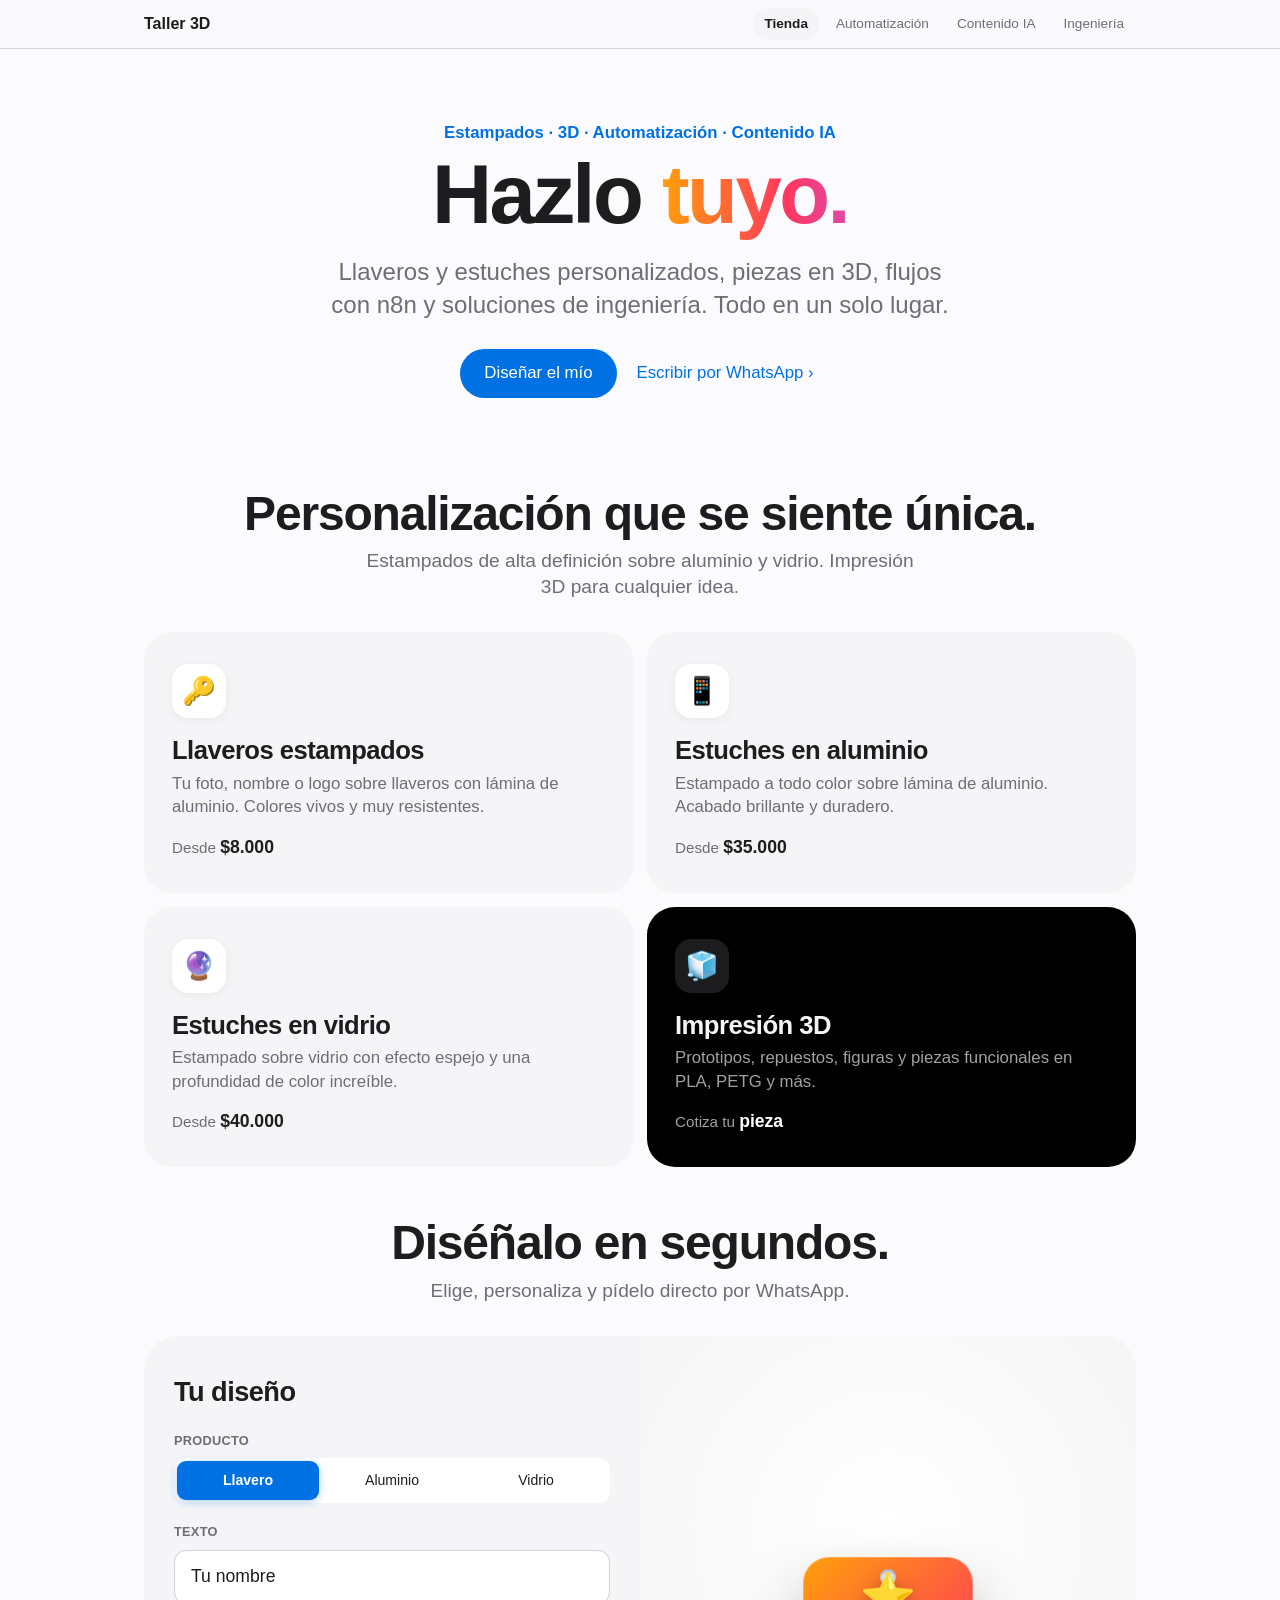
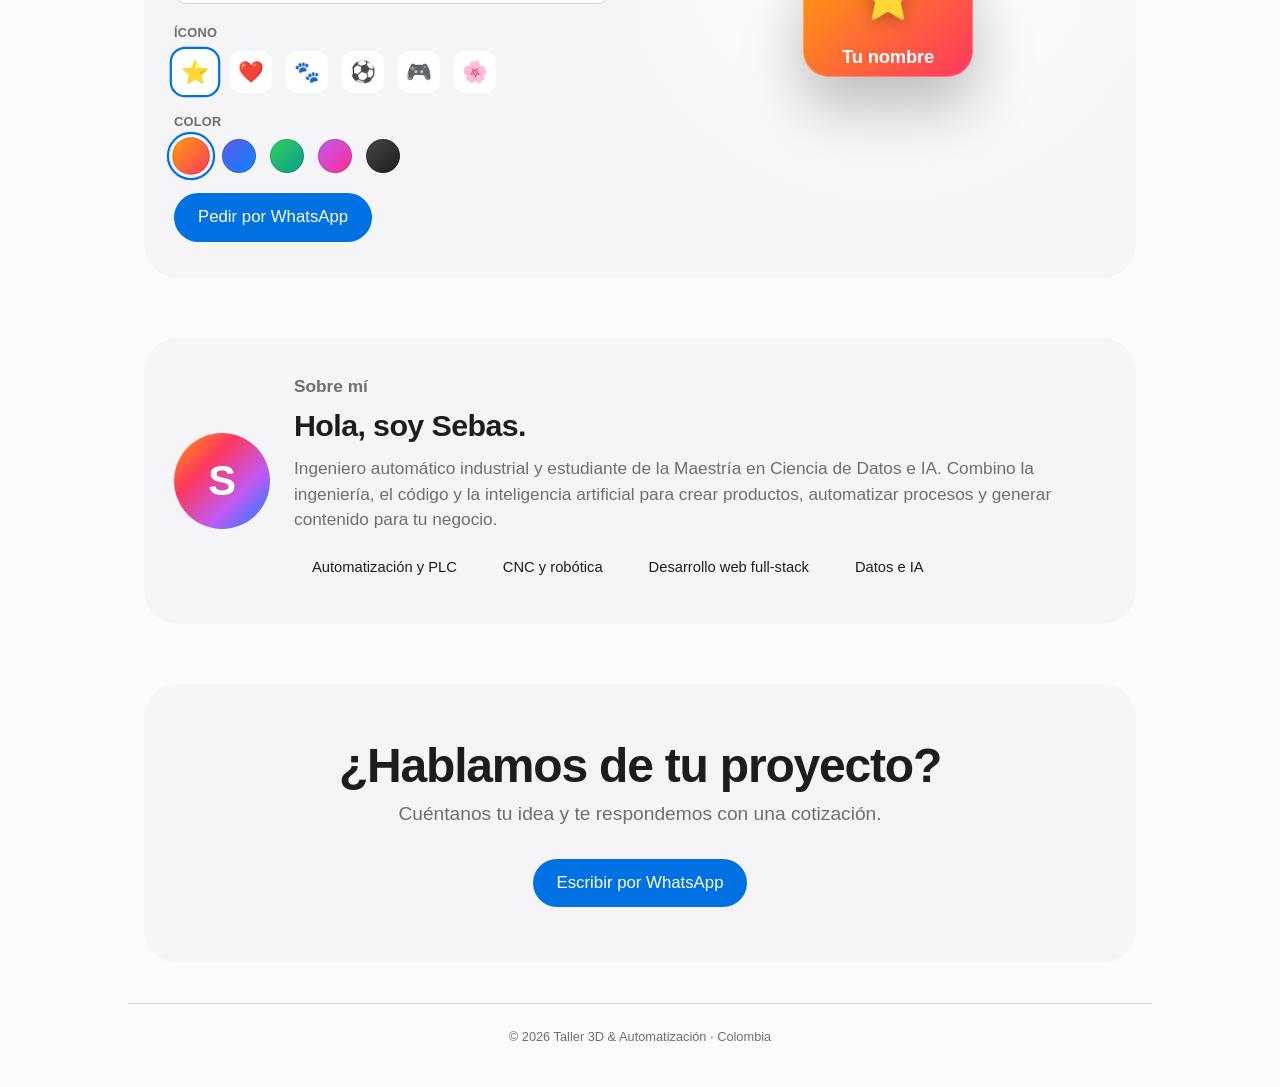
<file: bronze/raw/taller-3d.original.html>
<!DOCTYPE html>
<html lang="es">
<head>
<meta charset="UTF-8">
<meta name="viewport" content="width=device-width, initial-scale=1, viewport-fit=cover">
<title>Taller 3D & Automatización</title>
<style>
:root{--bg:#fbfbfd;--surface:#ffffff;--soft:#f5f5f7;--text:#1d1d1f;--muted:#6e6e73;--line:#d2d2d7;--blue:#0071e3;--blue-h:#0077ed;--glass:#fbfbfdcc;--shadow:0 20px 50px #0000001a;box-sizing:border-box;padding-top:env(safe-area-inset-top,0px);padding-bottom:env(safe-area-inset-bottom,0px)}
@media (prefers-color-scheme:dark){:root:not([data-theme="light"]){--bg:#000;--surface:#1c1c1e;--soft:#161617;--text:#f5f5f7;--muted:#a1a1a6;--line:#38383a;--blue:#2997ff;--blue-h:#40a3ff;--glass:#000000b3;--shadow:0 20px 50px #0008}}
:root[data-theme="dark"]{--bg:#000;--surface:#1c1c1e;--soft:#161617;--text:#f5f5f7;--muted:#a1a1a6;--line:#38383a;--blue:#2997ff;--blue-h:#40a3ff;--glass:#000000b3;--shadow:0 20px 50px #0008}
html{scroll-padding-top:env(safe-area-inset-top,0px);scroll-behavior:smooth}
*{box-sizing:border-box}
body{margin:0;background:var(--bg);color:var(--text);font-family:-apple-system,BlinkMacSystemFont,"SF Pro Display","Helvetica Neue",Inter,Arial,sans-serif;line-height:1.47;-webkit-font-smoothing:antialiased;overflow-x:hidden}
.top{position:sticky;top:env(safe-area-inset-top,0px);z-index:20;backdrop-filter:saturate(180%) blur(20px);-webkit-backdrop-filter:saturate(180%) blur(20px);background:var(--glass);border-bottom:1px solid var(--line)}
.top>div{max-width:1024px;margin:0 auto;height:48px;display:flex;align-items:center;justify-content:space-between;padding:0 16px;gap:10px}
.brand{font-weight:600;font-size:1rem;white-space:nowrap}
.tabs{display:flex;gap:4px;overflow-x:auto;scrollbar-width:none}
.tabs button{background:none;border:0;color:var(--muted);font:inherit;font-size:.85rem;padding:6px 12px;border-radius:999px;cursor:pointer;white-space:nowrap;transition:.25s}
.tabs button:hover{color:var(--text)}
.tabs button.on{background:var(--soft);color:var(--text);font-weight:600}
.hero{text-align:center;padding:72px 20px 40px;max-width:900px;margin:0 auto}
.eyebrow{color:var(--blue);font-weight:600;font-size:1.05rem;margin:0 0 6px}
h1{font-size:clamp(2.6rem,9vw,5.2rem);line-height:1.04;letter-spacing:-.03em;margin:0;font-weight:700}
h1 span{background:linear-gradient(90deg,#ff9f0a,#ff375f,#bf5af2,#0a84ff);-webkit-background-clip:text;background-clip:text;color:transparent;background-size:200%;animation:sh 6s ease infinite alternate}
@keyframes sh{to{background-position:100%}}
.lead{font-size:clamp(1.15rem,3.6vw,1.5rem);color:var(--muted);margin:18px auto 0;max-width:640px;line-height:1.35}
.ctas{display:flex;gap:14px;justify-content:center;flex-wrap:wrap;margin-top:28px}
.pill{display:inline-block;background:var(--blue);color:#fff;text-decoration:none;border:0;font:inherit;font-size:1.05rem;padding:12px 24px;border-radius:999px;cursor:pointer;transition:.25s}
.pill:hover{background:var(--blue-h);transform:scale(1.03)}
.link{color:var(--blue);text-decoration:none;font-size:1.05rem;padding:12px 6px;cursor:pointer;background:none;border:0;font-family:inherit}
.link:hover{text-decoration:underline}
main{max-width:1024px;margin:0 auto;padding:0 16px 40px}
section.tab{display:none}section.tab.on{display:block;animation:fade .6s ease}
@keyframes fade{from{opacity:0;transform:translateY(16px)}}
h2{font-size:clamp(1.9rem,5.5vw,3rem);letter-spacing:-.025em;line-height:1.1;margin:50px 0 8px;font-weight:700;text-align:center}
.sub{color:var(--muted);font-size:1.2rem;text-align:center;margin:0 auto 32px;max-width:560px;line-height:1.35}
.bento{display:grid;gap:14px;grid-template-columns:repeat(2,1fr)}
@media(max-width:640px){.bento{grid-template-columns:1fr}}
.tile{background:var(--soft);border-radius:28px;padding:32px 28px;min-height:230px;display:flex;flex-direction:column;justify-content:space-between;transition:transform .4s cubic-bezier(.2,.8,.2,1),box-shadow .4s}
.tile:hover{transform:scale(1.02);box-shadow:var(--shadow)}
.tile.wide{grid-column:1/-1;flex-direction:row;align-items:center;gap:24px}
@media(max-width:640px){.tile.wide{flex-direction:column;align-items:flex-start}}
.ico{width:54px;height:54px;border-radius:16px;display:grid;place-items:center;font-size:1.7rem;background:var(--surface);box-shadow:0 2px 10px #0000000f;margin-bottom:18px}
.tile h3{font-size:1.6rem;letter-spacing:-.02em;margin:0 0 6px;line-height:1.15}
.tile p{margin:0;color:var(--muted);font-size:1.05rem;line-height:1.4}
.from{margin-top:16px;font-size:.95rem;color:var(--muted)}.from b{color:var(--text);font-size:1.1rem}
.dark{background:#000;color:#f5f5f7}.dark p{color:#a1a1a6}.dark .ico{background:#1c1c1e}
.rv{opacity:0;transform:translateY(30px);transition:opacity .8s,transform .8s cubic-bezier(.2,.8,.2,1)}.rv.in{opacity:1;transform:none}
.lab{display:grid;grid-template-columns:1fr;background:var(--soft);border-radius:34px;overflow:hidden;margin-top:14px}
@media(min-width:760px){.lab{grid-template-columns:1fr 1fr}}
.ctrl{padding:36px 30px}
.ctrl h3{font-size:1.7rem;letter-spacing:-.02em;margin:0 0 20px}
.f{margin-bottom:20px}
.f label{display:block;font-size:.8rem;color:var(--muted);margin-bottom:8px;font-weight:600;letter-spacing:.02em}
.seg{display:flex;background:var(--surface);border-radius:12px;padding:3px;gap:2px}
.seg button{flex:1;border:0;background:none;color:var(--text);font:inherit;font-size:.88rem;padding:9px 4px;border-radius:9px;cursor:pointer;transition:.25s}
.seg button.on{background:var(--blue);color:#fff;font-weight:600;box-shadow:0 2px 8px #0071e355}
.f input{width:100%;font:inherit;font-size:1.1rem;padding:13px 16px;border-radius:12px;border:1px solid var(--line);background:var(--surface);color:var(--text);outline:0;transition:.2s}
.f input:focus{border-color:var(--blue);box-shadow:0 0 0 4px #0071e333}
.dots{display:flex;gap:14px;flex-wrap:wrap}
.dots button{width:34px;height:34px;border-radius:50%;border:0;cursor:pointer;box-shadow:inset 0 0 0 1px #0002;transition:.25s;outline:2px solid transparent;outline-offset:3px}
.dots button.on{outline-color:var(--blue);transform:scale(1.1)}
.emo button{width:42px;height:42px;font-size:1.3rem;border-radius:12px;background:var(--surface)!important;box-shadow:none;outline-offset:0}
.stage{display:grid;place-items:center;min-height:380px;background:radial-gradient(circle at 50% 35%,var(--surface),var(--soft) 75%);padding:30px}
.prod{position:relative;display:grid;place-items:center;text-align:center;color:#fff;overflow:hidden;box-shadow:0 30px 60px #00000040,inset 0 0 0 1px #ffffff40;animation:fl 5s ease-in-out infinite;transition:background .5s,width .5s,height .5s,border-radius .5s}
@keyframes fl{50%{transform:translateY(-12px) rotate(-1.5deg)}}
.prod.key{width:170px;height:120px;border-radius:26px;margin-top:20px}
.prod.key:before{content:"";position:absolute;top:12px;left:50%;width:16px;height:16px;margin-left:-8px;border-radius:50%;background:var(--soft);box-shadow:inset 0 2px 4px #0005}
.prod.case{width:140px;height:280px;border-radius:40px}
.prod.case:before{content:"";position:absolute;top:14px;left:14px;width:56px;height:56px;border-radius:18px;background:#000a;box-shadow:inset 0 0 0 2px #ffffff33}
.prod.glass:after{content:"";position:absolute;inset:0;background:linear-gradient(120deg,transparent 30%,#ffffff99 48%,transparent 62%);background-size:260%;animation:gl 4s ease-in-out infinite}
@keyframes gl{from{background-position:160%}to{background-position:-60%}}
.prod .em{font-size:2.8rem;filter:drop-shadow(0 4px 8px #0004)}.prod .tx{font-weight:700;font-size:1.15rem;padding:0 10px;word-break:break-word;letter-spacing:-.01em}
.flow{display:flex;align-items:center;justify-content:center;gap:0;overflow-x:auto;padding:10px 4px 26px}
.node{flex:none;background:var(--soft);border-radius:22px;padding:16px 18px;text-align:center;font-weight:600;font-size:.9rem;min-width:100px;animation:glow 4s infinite}
.node i{display:block;font-style:normal;font-size:1.8rem;margin-bottom:4px}
.node:nth-child(3){animation-delay:1s}.node:nth-child(5){animation-delay:2s}.node:nth-child(7){animation-delay:3s}
@keyframes glow{0%,25%,100%{box-shadow:0 0 0 0 #0071e300}10%{box-shadow:0 0 0 3px #0071e3,0 10px 30px #0071e355}}
.wire{flex:none;width:42px;height:2px;background:linear-gradient(90deg,var(--line),var(--blue),var(--line));background-size:200%;animation:wr 1.6s linear infinite}
@keyframes wr{to{background-position:-200%}}
.chips{display:flex;flex-wrap:wrap;gap:10px;justify-content:center;margin-top:30px}
.chips span{background:var(--soft);padding:9px 18px;border-radius:999px;font-size:.92rem;font-weight:500;transition:.25s}
.chips span:hover{background:var(--blue);color:#fff;transform:translateY(-2px)}
.plc{background:#000;border-radius:28px;padding:26px 22px;margin-bottom:14px;overflow-x:auto}
.plc svg{display:block;min-width:440px;width:100%}
.plc .wl{stroke:#3a3a3c;stroke-width:3;fill:none;stroke-linecap:round;transition:stroke .4s}
.plc .on{stroke:#30d158;filter:drop-shadow(0 0 5px #30d158)}
.plc text{fill:#a1a1a6;font:500 11px -apple-system,Helvetica,sans-serif}
.cta{background:var(--soft);border-radius:34px;text-align:center;padding:56px 24px;margin-top:60px}
.cta h2{margin-top:0}
footer{max-width:1024px;margin:0 auto;padding:24px 16px 40px;border-top:1px solid var(--line);color:var(--muted);font-size:.8rem;text-align:center}
.promptbox{background:#000;color:#f5f5f7;border-radius:22px;padding:20px 22px;margin-bottom:14px;font:500 1.05rem/1.5 ui-monospace,SFMono-Regular,Menlo,monospace;min-height:96px}
.pl{display:inline-block;font:600 .7rem -apple-system,sans-serif;letter-spacing:.08em;color:#000;background:#30d158;padding:3px 9px;border-radius:999px;margin-bottom:10px;text-transform:uppercase}
.pt{display:inline}.cur{display:inline-block;width:8px;height:1.1em;background:#30d158;vertical-align:text-bottom;margin-left:2px;animation:bk 1s steps(2) infinite}
@keyframes bk{50%{opacity:0}}
.about{display:flex;gap:24px;align-items:center;background:var(--soft);border-radius:34px;padding:36px 30px;margin-top:60px}
@media(max-width:640px){.about{flex-direction:column;align-items:flex-start}}
.av{flex:none;width:96px;height:96px;border-radius:50%;display:grid;place-items:center;font-size:2.6rem;font-weight:700;color:#fff;background:linear-gradient(135deg,#ff9f0a,#ff375f,#bf5af2,#0a84ff)}
.about h3{font-size:1.9rem;letter-spacing:-.02em;margin:4px 0 8px}
.about p{color:var(--muted);font-size:1.08rem;margin:0}
@media (prefers-reduced-motion:reduce){*{animation:none!important;transition:none!important}.rv{opacity:1;transform:none}}
</style>
</head>
<body>
<div class="top"><div>
  <span class="brand">Taller 3D</span>
  <div class="tabs">
    <button class="on" data-t="tienda">Tienda</button>
    <button data-t="auto">Automatización</button>
    <button data-t="ia">Contenido IA</button>
    <button data-t="ing">Ingeniería</button>
  </div>
</div></div>

<div class="hero">
  <p class="eyebrow">Estampados · 3D · Automatización · Contenido IA</p>
  <h1>Hazlo <span>tuyo.</span></h1>
  <p class="lead">Llaveros y estuches personalizados, piezas en 3D, flujos con n8n y soluciones de ingeniería. Todo en un solo lugar.</p>
  <div class="ctas">
    <button class="pill" id="goLab">Diseñar el mío</button>
    <a class="link" id="wa" href="#" target="_blank" rel="noopener">Escribir por WhatsApp ›</a>
  </div>
</div>

<main>
<section class="tab on" id="tienda">
  <h2>Personalización que se siente única.</h2>
  <p class="sub">Estampados de alta definición sobre aluminio y vidrio. Impresión 3D para cualquier idea.</p>
  <div class="bento">
    <div class="tile rv"><div><div class="ico">🔑</div><h3>Llaveros estampados</h3><p>Tu foto, nombre o logo sobre llaveros con lámina de aluminio. Colores vivos y muy resistentes.</p></div><div class="from">Desde <b>$8.000</b></div></div>
    <div class="tile rv"><div><div class="ico">📱</div><h3>Estuches en aluminio</h3><p>Estampado a todo color sobre lámina de aluminio. Acabado brillante y duradero.</p></div><div class="from">Desde <b>$35.000</b></div></div>
    <div class="tile rv"><div><div class="ico">🔮</div><h3>Estuches en vidrio</h3><p>Estampado sobre vidrio con efecto espejo y una profundidad de color increíble.</p></div><div class="from">Desde <b>$40.000</b></div></div>
    <div class="tile dark rv"><div><div class="ico">🧊</div><h3>Impresión 3D</h3><p>Prototipos, repuestos, figuras y piezas funcionales en PLA, PETG y más.</p></div><div class="from" style="color:#a1a1a6">Cotiza tu <b style="color:#fff">pieza</b></div></div>
  </div>

  <h2 id="labT">Diséñalo en segundos.</h2>
  <p class="sub">Elige, personaliza y pídelo directo por WhatsApp.</p>
  <div class="lab rv" id="lab">
    <div class="ctrl">
      <h3>Tu diseño</h3>
      <div class="f"><label>PRODUCTO</label><div class="seg" id="prodC"><button class="on" data-v="key">Llavero</button><button data-v="case">Aluminio</button><button data-v="glass">Vidrio</button></div></div>
      <div class="f"><label>TEXTO</label><input type="text" id="txt" maxlength="16" value="Tu nombre" autocomplete="off"></div>
      <div class="f"><label>ÍCONO</label><div class="dots emo" id="emC"><button class="on">⭐</button><button>❤️</button><button>🐾</button><button>⚽</button><button>🎮</button><button>🌸</button></div></div>
      <div class="f"><label>COLOR</label><div class="dots" id="colC">
        <button class="on" style="background:linear-gradient(135deg,#ff9f0a,#ff375f)" data-v="linear-gradient(135deg,#ff9f0a,#ff375f)"></button>
        <button style="background:linear-gradient(135deg,#5e5ce6,#0a84ff)" data-v="linear-gradient(135deg,#5e5ce6,#0a84ff)"></button>
        <button style="background:linear-gradient(135deg,#30d158,#0a9d8f)" data-v="linear-gradient(135deg,#30d158,#0a9d8f)"></button>
        <button style="background:linear-gradient(135deg,#bf5af2,#ff2d92)" data-v="linear-gradient(135deg,#bf5af2,#ff2d92)"></button>
        <button style="background:linear-gradient(135deg,#48484a,#1c1c1e)" data-v="linear-gradient(135deg,#48484a,#1c1c1e)"></button></div></div>
      <button class="pill" id="order">Pedir por WhatsApp</button>
    </div>
    <div class="stage"><div class="prod key" id="prod"><div class="em" id="pem">⭐</div><div class="tx" id="ptx">Tu nombre</div></div></div>
  </div>
</section>

<section class="tab" id="auto">
  <h2>Tu negocio, en piloto automático.</h2>
  <p class="sub">Conecta tus herramientas y deja que los procesos trabajen por ti.</p>
  <div class="flow">
    <div class="node"><i>💬</i>Cliente</div><div class="wire"></div>
    <div class="node"><i>⚙️</i>n8n</div><div class="wire"></div>
    <div class="node"><i>🤖</i>IA</div><div class="wire"></div>
    <div class="node"><i>📊</i>CRM</div>
  </div>
  <div class="bento">
    <div class="tile rv"><div><div class="ico">🔗</div><h3>Flujos con n8n</h3><p>Conectamos WhatsApp, Google Sheets, CRM, correo y tiendas en flujos automáticos.</p></div></div>
    <div class="tile rv"><div><div class="ico">🧩</div><h3>Automatización de apps</h3><p>Integraciones por API, bots, reportes automáticos y sincronización de datos.</p></div></div>
    <div class="tile rv"><div><div class="ico">📣</div><h3>Marketing digital</h3><p>Redes sociales, captación de clientes, embudos, campañas y mensajes automáticos.</p></div></div>
    <div class="tile dark rv"><div><div class="ico">🛎️</div><h3>Chatbots 24/7</h3><p>Atención, agendamiento y seguimiento de clientes sin intervención manual.</p></div></div>
  </div>
  <div class="chips"><span>n8n</span><span>APIs</span><span>Webhooks</span><span>Google Workspace</span><span>WhatsApp</span><span>CRM</span><span>IA</span></div>
</section>

<section class="tab" id="ia">
  <h2>Contenido con IA que vende.</h2>
  <p class="sub">Imágenes, videos y textos creados con inteligencia artificial para que tu marca destaque en redes.</p>
  <div class="promptbox rv"><span class="pl">Prompt</span><div class="pt" id="pt"></div><span class="cur"></span></div>
  <div class="bento">
    <div class="tile rv"><div><div class="ico">🖼️</div><h3>Imágenes y diseños</h3><p>Fotos de producto, mockups, logos y piezas gráficas generadas con IA, listas para publicar.</p></div></div>
    <div class="tile rv"><div><div class="ico">🎬</div><h3>Videos y reels con IA</h3><p>Videos cortos, animaciones de producto y anuncios para Instagram, TikTok y WhatsApp.</p></div></div>
    <div class="tile rv"><div><div class="ico">✍️</div><h3>Textos y calendario</h3><p>Copys, guiones, descripciones y un calendario de contenido pensado para tu negocio.</p></div></div>
    <div class="tile dark rv"><div><div class="ico">🎙️</div><h3>Voz y avatares</h3><p>Locuciones, presentadores virtuales y contenido automatizado conectado con n8n.</p></div></div>
  </div>
  <div class="chips"><span>Imágenes IA</span><span>Video IA</span><span>Redes sociales</span><span>Branding</span><span>Automatización de publicaciones</span></div>
</section>

<section class="tab" id="ing">
  <h2>Ingeniería que funciona.</h2>
  <p class="sub">Automatización industrial, de la idea a la puesta en marcha.</p>
  <div class="plc">
    <svg viewBox="0 0 460 120" aria-label="Diagrama ladder animado">
      <line x1="20" y1="10" x2="20" y2="110" class="wl on"/><line x1="440" y1="10" x2="440" y2="110" class="wl on"/>
      <path id="r1" d="M20 40H120M170 40H270M320 40H400" class="wl"/>
      <path d="M20 90H400" class="wl"/>
      <path d="M120 28v24M170 28v24" stroke="#f5f5f7" stroke-width="3" stroke-linecap="round"/>
      <circle cx="295" cy="40" r="22" fill="none" stroke="#f5f5f7" stroke-width="3"/>
      <path d="M400 40H440" class="wl on"/>
      <text x="108" y="22">START</text><text x="160" y="22">STOP</text><text x="274" y="80">MOTOR</text>
      <text x="26" y="108">PLC · Ladder</text>
    </svg>
  </div>
  <div class="bento">
    <div class="tile rv"><div><div class="ico">🏭</div><h3>Automatización industrial</h3><p>Diseño e implementación de procesos automatizados y modernización de líneas.</p></div></div>
    <div class="tile rv"><div><div class="ico">🧠</div><h3>Programación de PLC</h3><p>Desarrollo, modificación y depuración de programas PLC, HMI y control de procesos.</p></div></div>
    <div class="tile rv"><div><div class="ico">💻</div><h3>Programación y software</h3><p>Apps web, paneles de datos y herramientas a la medida de tu operación.</p></div></div>
    <div class="tile dark rv"><div><div class="ico">🛠️</div><h3>Asesoría y soporte</h3><p>Diagnóstico, documentación técnica y acompañamiento en tus proyectos.</p></div></div>
  </div>
</section>

<div class="about rv">
  <div class="av">S</div>
  <div>
    <p class="eyebrow" style="margin:0">Sobre mí</p>
    <h3>Hola, soy Sebas.</h3>
    <p>Ingeniero automático industrial y estudiante de la Maestría en Ciencia de Datos e IA. Combino la ingeniería, el código y la inteligencia artificial para crear productos, automatizar procesos y generar contenido para tu negocio.</p>
    <div class="chips" style="justify-content:flex-start;margin-top:16px"><span>Automatización y PLC</span><span>CNC y robótica</span><span>Desarrollo web full-stack</span><span>Datos e IA</span></div>
  </div>
</div>

<div class="cta rv">
  <h2>¿Hablamos de tu proyecto?</h2>
  <p class="sub">Cuéntanos tu idea y te respondemos con una cotización.</p>
  <a class="pill" id="wa2" href="#" target="_blank" rel="noopener">Escribir por WhatsApp</a>
</div>
</main>
<footer>© 2026 Taller 3D &amp; Automatización · Colombia</footer>
<script>
var NUM='573000000000';
function wa(m){return 'https://wa.me/'+NUM+'?text='+encodeURIComponent(m)}
var u=wa('Hola, quiero cotizar un servicio');
document.getElementById('wa').href=u;document.getElementById('wa2').href=u;
var io=('IntersectionObserver' in window)?new IntersectionObserver(function(e){e.forEach(function(x){if(x.isIntersecting){x.target.classList.add('in');io.unobserve(x.target)}})},{threshold:.1}):null;
function observe(){document.querySelectorAll('.rv:not(.in)').forEach(function(el,i){if(io){el.style.transitionDelay=(i%4)*90+'ms';io.observe(el)}else el.classList.add('in')})}
function show(t){
  document.querySelectorAll('.tabs button').forEach(function(x){x.classList.toggle('on',x.dataset.t===t)});
  document.querySelectorAll('section.tab').forEach(function(x){x.classList.toggle('on',x.id===t)});observe()}
document.querySelectorAll('.tabs button').forEach(function(b){b.addEventListener('click',function(){show(b.dataset.t);window.scrollTo({top:0,behavior:'smooth'})})});
document.getElementById('goLab').addEventListener('click',function(){show('tienda');setTimeout(function(){document.getElementById('labT').scrollIntoView({behavior:'smooth'})},50)});
observe();
var P={v:'key',t:'Tu nombre',e:'⭐',c:'linear-gradient(135deg,#ff9f0a,#ff375f)'},prod=document.getElementById('prod');
function draw(){prod.className='prod '+(P.v==='key'?'key':'case'+(P.v==='glass'?' glass':''));prod.style.background=P.c;
  document.getElementById('pem').textContent=P.e;document.getElementById('ptx').textContent=P.t||' '}
function group(id,fn){document.querySelectorAll('#'+id+' button').forEach(function(b){b.addEventListener('click',function(){
  document.querySelectorAll('#'+id+' button').forEach(function(x){x.classList.remove('on')});b.classList.add('on');fn(b)})})}
group('prodC',function(b){P.v=b.dataset.v;draw()});
group('emC',function(b){P.e=b.textContent;draw()});
group('colC',function(b){P.c=b.dataset.v;draw()});
document.getElementById('txt').addEventListener('input',function(e){P.t=e.target.value;draw()});
document.getElementById('order').addEventListener('click',function(){
  var n={key:'llavero',case:'estuche en aluminio',glass:'estuche en vidrio'}[P.v];
  window.open(wa('Hola, quiero un '+n+' con el texto "'+P.t+'" y el ícono '+P.e+'. ¿Me cotizas?'),'_blank')});
draw();
var ps=['Foto de producto: llavero de aluminio con diseño neón, fondo de estudio, luz suave…','Reel de 15 s mostrando el proceso de estampado en estuches de vidrio…','Calendario de 30 días de contenido para una tienda de regalos personalizados…'],pi=0,pc=0,pe=document.getElementById('pt');
function type(){var t=ps[pi];if(pc<=t.length){pe.textContent=t.slice(0,pc++);setTimeout(type,38)}else{setTimeout(function(){pc=0;pi=(pi+1)%ps.length;type()},2200)}}
type();
var r1=document.getElementById('r1'),on=false;
setInterval(function(){on=!on;r1.classList.toggle('on',on)},1500);
</script>
</body>
</html>
</file>
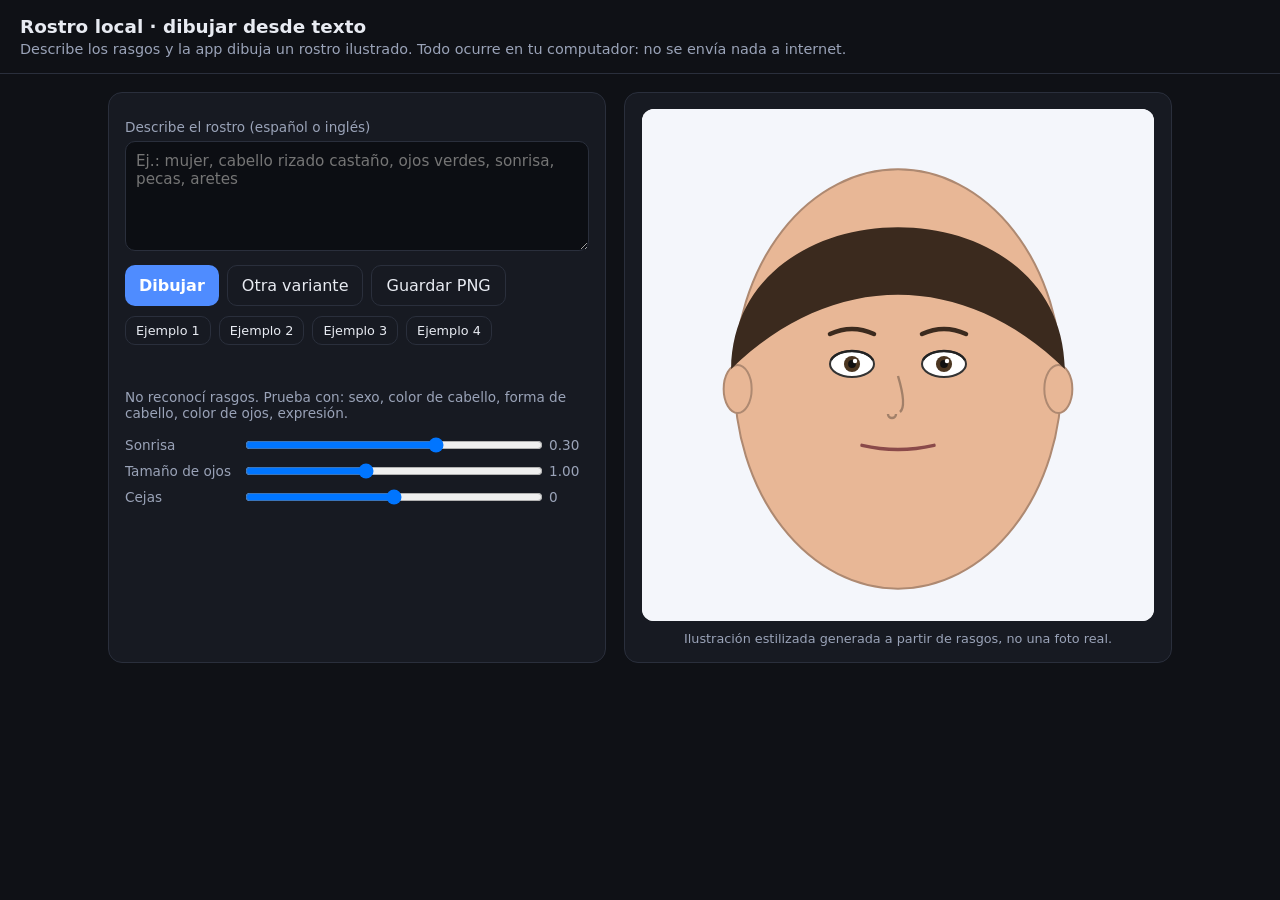
<file: gold/assets/tools/rostro-local.html>
<!DOCTYPE html>
<html lang="es">
<head>
<meta charset="UTF-8">
<meta name="viewport" content="width=device-width, initial-scale=1">
<title>Rostro local · dibujar desde texto</title>
<style>
  :root{--bg:#0f1116;--panel:#171a22;--line:#2a2f3c;--text:#e8ebf2;--muted:#9aa3b8;--acc:#4f8cff}
  *{box-sizing:border-box}
  body{margin:0;background:var(--bg);color:var(--text);font-family:system-ui,-apple-system,Segoe UI,Roboto,sans-serif;min-height:100vh}
  header{padding:16px 20px;border-bottom:1px solid var(--line)}
  header h1{margin:0;font-size:1.15rem}
  header p{margin:4px 0 0;color:var(--muted);font-size:.9rem}
  main{display:grid;grid-template-columns:minmax(0,1fr) minmax(0,1.1fr);gap:18px;padding:18px;max-width:1100px;margin:0 auto}
  @media(max-width:820px){main{grid-template-columns:1fr}}
  .panel{background:var(--panel);border:1px solid var(--line);border-radius:14px;padding:16px}
  label{display:block;font-size:.85rem;color:var(--muted);margin:10px 0 6px}
  textarea{width:100%;min-height:110px;resize:vertical;background:#0c0e13;color:var(--text);border:1px solid var(--line);border-radius:10px;padding:10px;font:inherit;font-size:.95rem}
  textarea:focus{outline:2px solid var(--acc);border-color:transparent}
  .row{display:flex;gap:8px;flex-wrap:wrap;margin-top:10px}
  button{background:var(--acc);color:#fff;border:0;border-radius:10px;padding:10px 14px;font:inherit;font-weight:600;cursor:pointer}
  button.ghost{background:transparent;color:var(--text);border:1px solid var(--line);font-weight:500}
  button:focus-visible{outline:2px solid #fff;outline-offset:2px}
  .ex{font-size:.8rem;padding:6px 10px;background:#222838;color:var(--text);font-weight:500}
  .chips{display:flex;flex-wrap:wrap;gap:6px;margin-top:8px;min-height:28px}
  .chip{background:#223152;color:#cfe0ff;border-radius:999px;padding:4px 10px;font-size:.8rem}
  .chip.neg{background:#3a2230;color:#ffc9d6}
  .hint{color:var(--muted);font-size:.85rem;margin-top:8px}
  .sliders{margin-top:14px}
  .sl{display:grid;grid-template-columns:110px 1fr 40px;align-items:center;gap:8px;font-size:.85rem;color:var(--muted);margin:6px 0}
  input[type=range]{width:100%}
  canvas{width:100%;height:auto;max-width:512px;display:block;margin:0 auto;background:#fff;border-radius:12px}
  .foot{color:var(--muted);font-size:.8rem;margin-top:10px;text-align:center}
</style>
</head>
<body>
<header>
  <h1>Rostro local · dibujar desde texto</h1>
  <p>Describe los rasgos y la app dibuja un rostro ilustrado. Todo ocurre en tu computador: no se envía nada a internet.</p>
</header>
<main>
  <section class="panel">
    <label for="prompt">Describe el rostro (español o inglés)</label>
    <textarea id="prompt" placeholder="Ej.: mujer, cabello rizado castaño, ojos verdes, sonrisa, pecas, aretes"></textarea>
    <div class="row">
      <button id="draw">Dibujar</button>
      <button class="ghost" id="variant">Otra variante</button>
      <button class="ghost" id="save">Guardar PNG</button>
    </div>
    <div class="row">
      <button class="ghost ex" data-ex="mujer, cabello rizado castaño, ojos verdes, sonrisa, pecas, aretes">Ejemplo 1</button>
      <button class="ghost ex" data-ex="hombre, barba corta, cabello corto negro, ojos cafés, gafas, serio">Ejemplo 2</button>
      <button class="ghost ex" data-ex="anciano, cabello blanco, arrugas, ojos azules, sonrisa, gorra">Ejemplo 3</button>
      <button class="ghost ex" data-ex="niño, cabello rubio, ojos grandes azules, sorpresa, pecas">Ejemplo 4</button>
    </div>
    <div class="chips" id="chips"></div>
    <div class="hint" id="hint">Reconocidos aparecen como etiquetas. Los que no entiendo se marcan en rojo.</div>
    <div class="sliders">
      <div class="sl"><span>Sonrisa</span><input type="range" id="s-smile" min="-1" max="1" step="0.05" value="0"><span id="v-smile">0</span></div>
      <div class="sl"><span>Tamaño de ojos</span><input type="range" id="s-eyes" min="0.6" max="1.6" step="0.05" value="1"><span id="v-eyes">1</span></div>
      <div class="sl"><span>Cejas</span><input type="range" id="s-brow" min="-1" max="1" step="0.05" value="0"><span id="v-brow">0</span></div>
    </div>
  </section>
  <section class="panel">
    <canvas id="cv" width="512" height="512" aria-label="Rostro dibujado"></canvas>
    <div class="foot">Ilustración estilizada generada a partir de rasgos, no una foto real.</div>
  </section>
</main>
<script>
(function () {
  /* ---------- 1. Interpretar el texto ---------- */
  var RULES = {
    sexo: [
      { k: 'mujer', re: /\b(mujer|femenina?|chica|senora|woman|female|girl|lady)\b/ },
      { k: 'hombre', re: /\b(hombre|masculino|chico|senor|man|male|boy|guy)\b/ }
    ],
    edad: [
      { k: 'niño', re: /\b(nino|nina|nino|nina|infantil|child|kid|boy|girl)\b/, set: { child: 1 } },
      { k: 'anciano', re: /\b(anciano|anciana|viejo|vieja|mayor|old|elderly|senior)\b/, set: { wrinkles: 1, age: 1 } },
      { k: 'joven', re: /\b(joven|young)\b/ }
    ],
    piel: [],
    cabello_color: [],
    peinado: [
      { k: 'cabello rizado', re: /\b(rizad[oa]s?|crespo|curly|curls)\b/, style: 'rizado' },
      { k: 'cabello largo', re: /\b(largo|larga|long)\b/, style: 'largo' },
      { k: 'cabello corto', re: /\b(corto|corta|short)\b/, style: 'corto' },
      { k: 'afro', re: /\b(afro)\b/, style: 'afro' },
      { k: 'trenza', re: /\b(trenza|trenzas|braid|braids)\b/, style: 'trenza' },
      { k: 'moño', re: /\b(mo[nn]o|bun)\b/, style: 'mono' },
      { k: 'calvo', re: /\b(calv[oa]|bald)\b/, style: 'calvo' },
      { k: 'cabello liso', re: /\b(liso|lisa|straight)\b/, style: 'corto' }
    ],
    ojos_color: [],
    ojos_forma: [
      { k: 'ojos grandes', re: /\bojos? grandes?|big eyes|large eyes\b/, eyeScale: 1.3 },
      { k: 'ojos pequeños', re: /\bojos? peque(ñ|n)os?|small eyes\b/, eyeScale: 0.8 },
      { k: 'ojos rasgados', re: /\bojos? rasgados?|slanted eyes|almond eyes\b/, slant: 1 }
    ],
    cejas: [
      { k: 'cejas gruesas', re: /\bcejas? (gruesas?|pobladas?)|thick eyebrows\b/, brow: 1.6 },
      { k: 'cejas finas', re: /\bcejas? finas?|thin eyebrows\b/, brow: 0.7 }
    ],
    rostro: [
      { k: 'rostro redondo', re: /\b(redond[oa]|round)\b/, face: 'redondo' },
      { k: 'rostro ovalado', re: /\b(oval(ado|ada)?|oval)\b/, face: 'ovalado' },
      { k: 'rostro cuadrado', re: /\b(cuadrad[oa]|square|mandibula)\b/, face: 'cuadrado' },
      { k: 'rostro alargado', re: /\b(alargad[oa]|larg[oa] de cara|long face)\b/, face: 'alargado' }
    ],
    expresion: [
      { k: 'sonrisa', re: /\b(sonrisa|sonriente|sonrie|sonriendo|smile|smiling|feliz|happy|alegre)\b/, smile: 0.9 },
      { k: 'triste', re: /\b(triste|sad|llorando|melancolico)\b/, smile: -0.8 },
      { k: 'serio', re: /\b(serio|seria|neutral|serious|calm|tranquilo)\b/, smile: 0 },
      { k: 'enojado', re: /\b(enojad[oa]|enfadad[oa]|furioso|angry|mad)\b/, smile: -0.5, brow: -1 },
      { k: 'sorpresa', re: /\b(sorpresa|sorprendid[oa]|surprised|shock)\b/, smile: 0, surprised: 1 },
      { k: 'guiño', re: /\b(gui[nn]o|wink|winking)\b/, wink: 1, smile: 0.6 }
    ],
    vello: [
      { k: 'barba', re: /\b(barba|barbudo|bearded|beard)\b/, beard: 1 },
      { k: 'bigote', re: /\b(bigote|mustache|moustache)\b/, mustache: 1 },
      { k: 'sin barba', re: /\b(sin barba|afeitad[oa]|clean shaven)\b/, beard: 0, mustache: 0 }
    ],
    extras: [
      { k: 'gafas', re: /\b(gafas|lentes|anteojos|glasses|eyeglasses|spectacles)\b/, glasses: 1 },
      { k: 'gafas de sol', re: /\b(gafas de sol|lentes de sol|sunglasses|shades)\b/, glasses: 2 },
      { k: 'aretes', re: /\b(aretes|pendientes|earrings|pendants)\b/, earrings: 1 },
      { k: 'gorra', re: /\b(gorra|cap|baseball cap)\b/, hat: 'gorra' },
      { k: 'sombrero', re: /\b(sombrero|hat)\b/, hat: 'sombrero' },
      { k: 'pecas', re: /\b(pecas|freckles|pecoso|pecosa)\b/, freckles: 1 },
      { k: 'lunar', re: /\b(lunar|mole|beauty mark)\b/, mole: 1 },
      { k: 'arrugas', re: /\b(arrugas|arrugado|arrugada|wrinkles|wrinkled)\b/, wrinkles: 1 }
    ]
  };
  function norm(s) { return s.toLowerCase().normalize('NFD').replace(/[\u0300-\u036f]/g, '').replace(/ñ/g, 'n'); }
  function parse(text) {
    var s = norm(text), f = { sexo: 'neutro', skin: '#e8b796', hair: '#3b2a1e', style: 'corto', eye: '#4b3621', eyeScale: 1, slant: 0,
      brow: 1, face: 'ovalado', smile: 0.3, surprised: 0, wink: 0, beard: 0, mustache: 0, glasses: 0, earrings: 0, hat: '', freckles: 0,
      mole: 0, wrinkles: 0, child: 0, age: 0 };
    var found = [];
    var clauses = s.split(/[,;.]| y | con /);
    var hairCl = clauses.filter(function (c) { return /\b(cabello|pelo|hair)\b/.test(c); }).join(' ');
    var eyeCl = clauses.filter(function (c) { return /\b(ojos?|eyes?)\b/.test(c); }).join(' ');
    var skinCl = clauses.filter(function (c) { return /\b(piel|tez|skin|tono)\b/.test(c); }).join(' ');
    var colorRules = [
      { k: 'cabello negro', re: /\b(negr[oa]s?|azabache|black)\b/, t: 'hair', v: '#1c1c1c' },
      { k: 'cabello castaño', re: /\b(castan[oa]|marron|chatain|brown hair|chestnut)\b/, t: 'hair', v: '#6b4226' },
      { k: 'cabello rubio', re: /\b(rubi[oa]|blond[ea]?|blonde|yellow hair)\b/, t: 'hair', v: '#e3c16f' },
      { k: 'cabello pelirrojo', re: /\b(pelirroj[oa]|rojiz[oa]|red hair|ginger)\b/, t: 'hair', v: '#b5482b' },
      { k: 'cabello canoso', re: /\b(blanc[oa]|canos[oa]|gris|white hair|gray hair|grey hair)\b/, t: 'hair', v: '#d9d9d9' },
      { k: 'cabello azul', re: /\b(azul|blue hair)\b/, t: 'hair', v: '#3a7bd5' },
      { k: 'cabello rosa', re: /\b(rosa|pink hair)\b/, t: 'hair', v: '#e7779a' },
      { k: 'cabello verde', re: /\b(verde|green hair)\b/, t: 'hair', v: '#3aa55c' },
      { k: 'cabello morado', re: /\b(morad[oa]|purple hair|violeta)\b/, t: 'hair', v: '#8a4fbf' },
      { k: 'ojos verdes', re: /\b(verdes?|green)\b/, t: 'eye', v: '#3aa55c' },
      { k: 'ojos azules', re: /\b(azules?|blue)\b/, t: 'eye', v: '#3a7bd5' },
      { k: 'ojos cafés', re: /\b(cafes?|marrones?|brown)\b/, t: 'eye', v: '#7a4a22' },
      { k: 'ojos negros', re: /\b(negr[oa]s?|black)\b/, t: 'eye', v: '#1a1a1a' },
      { k: 'ojos grises', re: /\b(grises?|gray|grey)\b/, t: 'eye', v: '#7d8b96' },
      { k: 'piel clara', re: /\b(piel clara|claro|clara|blanca|light|fair|pale)\b/, t: 'skin', v: '#f6d5bd' },
      { k: 'piel media', re: /\b(piel media|trigueno|triguena|medio|mestiz[oa]|olive|tan)\b/, t: 'skin', v: '#e8b796' },
      { k: 'piel morena', re: /\b(morena|morenos?|moreno|cafe con leche|tostada|brown|bronze)\b/, t: 'skin', v: '#c68a5e' },
      { k: 'piel oscura', re: /\b(piel oscura|oscura|negra|negro de piel|dark|black)\b/, t: 'skin', v: '#8d5a3b' },
    ];
    colorRules.forEach(function (r) {
      var src = r.t === 'hair' ? hairCl : r.t === 'eye' ? eyeCl : (skinCl + ' ' + (/\b(morena|moreno|tostada|tostado)\b/.test(s) && r.t === 'skin' ? s : ''));
      if (!src.trim() || !r.re.test(src)) return;
      found.push({ k: r.k });
      if (r.t === 'hair') f.hair = r.v; else if (r.t === 'eye') f.eye = r.v; else f.skin = r.v;
    });
    Object.keys(RULES).forEach(function (grp) {
      RULES[grp].forEach(function (r) {
        if (!r.re.test(s)) return;
        found.push({ k: r.k, neg: /^sin |sin /.test(r.k) });
        if (r.k === 'mujer' || r.k === 'hombre') f.sexo = r.k;
        if (r.skin) f.skin = r.skin;
        if (r.hair) f.hair = r.hair;
        if (r.style) f.style = r.style;
        if (r.eye) f.eye = r.eye;
        if (r.eyeScale) f.eyeScale = r.eyeScale;
        if (r.slant) f.slant = r.slant;
        if (r.brow && grp === 'cejas') f.brow = r.brow;
        if (r.brow && grp === 'expresion') f.brow = r.brow;
        if (r.face) f.face = r.face;
        if (r.smile !== undefined) f.smile = r.smile;
        if (r.surprised) f.surprised = r.surprised;
        if (r.wink) f.wink = r.wink;
        if (r.beard !== undefined) f.beard = r.beard;
        if (r.mustache !== undefined) f.mustache = r.mustache;
        if (r.glasses) f.glasses = r.glasses;
        if (r.earrings) f.earrings = r.earrings;
        if (r.hat) f.hat = r.hat;
        if (r.freckles) f.freckles = r.freckles;
        if (r.mole) f.mole = r.mole;
        if (r.wrinkles) f.wrinkles = r.wrinkles;
        if (r.set) Object.keys(r.set).forEach(function (k) { f[k] = r.set[k]; });
      });
    });
    if (found.some(function (x) { return x.k === 'gafas de sol'; })) found = found.filter(function (x) { return x.k !== 'gafas'; });
    if (f.child) { f.eyeScale = Math.max(f.eyeScale, 1.2); }
    if (f.age && f.wrinkles) f.wrinkles = 1;
    /* pelo lo más cercano al color pedido: si hay "calvo", sin pelo */
    if (f.style === 'calvo') f.hair = null;
    return { f: f, found: found };
  }
  /* ---------- 2. Dibujar ---------- */
  var cv = document.getElementById('cv'), ctx = cv.getContext('2d');
  var state = { f: null, seed: 1, smile: 0.3, eyes: 1, brow: 0 };
  function rnd(seed, k) { var x = Math.sin(seed * 999 + k * 37.1) * 10000; return x - Math.floor(x); }
  function draw() {
    var f = state.f, W = cv.width, H = cv.height, S = state.seed;
    ctx.clearRect(0, 0, W, H);
    ctx.fillStyle = '#f4f6fb'; ctx.fillRect(0, 0, W, H);
    var jit = function (k, a) { return (rnd(S, k) - 0.5) * a; };
    var cx = W / 2, cy = 270;
    var fw = { redondo: 180, ovalado: 165, cuadrado: 185, alargado: 145 }[f.face] || 165;
    var fh = { redondo: 185, ovalado: 215, cuadrado: 205, alargado: 240 }[f.face] || 215;
    if (f.child) { fw += 12; fh -= 10; }
    fw *= 1 + jit(1, 0.06); fh *= 1 + jit(2, 0.05);
    var sc = state.eyes, smile = state.smile, brow = state.brow;
    var skin = f.skin, hair = f.hair;
    /* cuello */
    ctx.fillStyle = shade(skin, -0.08); ctx.fillRect(cx - 42, cy + fh * 0.35, 84, 90);
    /* pelo de atrás */
    if (hair) {
      ctx.fillStyle = hair;
      if (f.style === 'afro') { ctx.beginPath(); ctx.arc(cx, cy - 20, fw * 0.78, 0, Math.PI * 2); ctx.fill(); }
      if (f.style === 'largo') { ctx.beginPath(); ctx.ellipse(cx, cy + 40, fw * 0.72, fh * 0.75, 0, 0, Math.PI * 2); ctx.fill(); }
      if (f.style === 'rizado') { for (var i = 0; i < 14; i++) { var a = Math.PI * (0.05 + i / 13 * 0.9); ctx.beginPath(); ctx.arc(cx + Math.cos(a + Math.PI) * fw * 0.85, cy - fh * 0.35 + Math.sin(a) * fh * 0.55 - 40, 26, 0, 7); ctx.fill(); } }
      if (f.style === 'trenza') { ctx.fillRect(cx - fw * 0.86, cy - 30, 26, 230); ctx.fillRect(cx + fw * 0.86 - 26, cy - 30, 26, 230); ctx.beginPath(); ctx.arc(cx - fw * 0.73, cy + 200, 16, 0, 7); ctx.fill(); ctx.beginPath(); ctx.arc(cx + fw * 0.73, cy + 200, 16, 0, 7); ctx.fill(); }
      if (f.style === 'mono') { ctx.beginPath(); ctx.arc(cx, cy - fh * 0.62, 46, 0, 7); ctx.fill(); }
    }
    /* cabeza */
    ctx.fillStyle = skin; faceShape(cx, cy, fw, fh, f.face, f.sexo === 'hombre' ? 1.08 : 1);
    ctx.fill(); ctx.strokeStyle = shade(skin, -0.25); ctx.lineWidth = 2; ctx.stroke();
    /* orejas */
    ctx.fillStyle = skin; ctx.strokeStyle = shade(skin, -0.25);
    [-1, 1].forEach(function (side) { ctx.beginPath(); ctx.ellipse(cx + side * fw * 0.98, cy + 10, 14, 24, 0, 0, Math.PI * 2); ctx.fill(); ctx.stroke(); });
    if (f.earrings) { ctx.fillStyle = '#e6b422'; [-1, 1].forEach(function (side) { ctx.beginPath(); ctx.arc(cx + side * fw * 0.98, cy + 38, 6, 0, 7); ctx.fill(); }); }
    /* pelo de delante */
    if (hair && f.style !== 'calvo' && f.style !== 'afro') {
      ctx.fillStyle = hair;
      ctx.beginPath(); ctx.moveTo(cx - fw * 1.02, cy - 10);
      ctx.bezierCurveTo(cx - fw * 1.0, cy - fh * 0.95, cx + fw * 1.0, cy - fh * 0.95, cx + fw * 1.02, cy - 10);
      ctx.bezierCurveTo(cx + fw * 0.4, cy - fh * 0.52, cx - fw * 0.4, cy - fh * 0.52, cx - fw * 1.02, cy - 10);
      ctx.closePath(); ctx.fill();
      if (f.style === 'rizado') { for (var j = 0; j < 9; j++) { ctx.beginPath(); ctx.arc(cx - fw * 0.9 + j * fw * 0.22, cy - fh * 0.72 + (j % 2) * 10, 22, 0, 7); ctx.fill(); } }
    }
    if (f.style === 'afro' && hair) { ctx.fillStyle = hair; ctx.beginPath(); ctx.ellipse(cx, cy - fh * 0.42, fw * 0.92, fh * 0.42, 0, Math.PI, 0); ctx.fill(); }
    /* sombrero / gorra */
    if (f.hat === 'sombrero') { ctx.fillStyle = '#8b5a2b'; ctx.beginPath(); ctx.ellipse(cx, cy - fh * 0.55, fw * 1.35, 26, 0, 0, Math.PI * 2); ctx.fill(); ctx.fillRect(cx - fw * 0.6, cy - fh * 0.98, fw * 1.2, fh * 0.42); }
    if (f.hat === 'gorra') { ctx.fillStyle = '#2c4bb0'; ctx.beginPath(); ctx.arc(cx, cy - fh * 0.5, fw * 0.8, Math.PI, 0); ctx.closePath(); ctx.fill(); ctx.fillStyle = '#1e3380'; ctx.beginPath(); ctx.ellipse(cx + fw * 0.25, cy - fh * 0.44, fw * 0.62, 16, 0, 0, Math.PI * 2); ctx.fill(); }
    /* arrugas (frente y ojos) */
    if (f.wrinkles) { ctx.strokeStyle = shade(skin, -0.35); ctx.lineWidth = 2; [-0.2, 0, 0.2].forEach(function (d) { ctx.beginPath(); ctx.moveTo(cx - 55, cy - 90 + d * 18); ctx.quadraticCurveTo(cx, cy - 98 + d * 18, cx + 55, cy - 90 + d * 18); ctx.stroke(); }); }
    /* ojos */
    var ey = cy - 15, ex = 46 * (f.child ? 1.08 : 1), eScale = f.eyeScale * sc;
    [-1, 1].forEach(function (side) {
      var x = cx + side * ex, isWink = f.wink && side === 1;
      if (isWink) { ctx.strokeStyle = '#222'; ctx.lineWidth = 3; ctx.beginPath(); ctx.arc(x, ey + 2, 14, Math.PI * 0.15, Math.PI * 0.85); ctx.stroke(); return; }
      ctx.fillStyle = '#ffffff'; ctx.strokeStyle = '#333'; ctx.lineWidth = 2;
      var ew = 22 * eScale, eh = 13 * eScale;
      ctx.beginPath(); ctx.ellipse(x, ey, ew, eh, 0, 0, Math.PI * 2); ctx.fill(); ctx.stroke();
      ctx.fillStyle = f.eye; ctx.beginPath(); ctx.arc(x, ey, Math.min(ew, eh) * 0.62, 0, 7); ctx.fill();
      ctx.fillStyle = '#111'; ctx.beginPath(); ctx.arc(x, ey, Math.min(ew, eh) * 0.3, 0, 7); ctx.fill();
      ctx.fillStyle = '#fff'; ctx.beginPath(); ctx.arc(x + 3, ey - 3, 2.2, 0, 7); ctx.fill();
      if (f.slant) { ctx.fillStyle = skin; ctx.beginPath(); ctx.moveTo(x - ew - 2, ey - 1); ctx.lineTo(x + side * ew * 0.9 + side * 3, ey - eh * 0.9 - side * 4); ctx.lineTo(x + ew + 2, ey - eh - 4); ctx.lineTo(x + ew + 2, ey - eh - 10); ctx.lineTo(x - ew - 2, ey - 10); ctx.fill(); }
      /* pestañas arriba */
      ctx.strokeStyle = '#222'; ctx.lineWidth = 2.4; ctx.beginPath(); ctx.ellipse(x, ey, ew, eh, 0, Math.PI * 1.1, Math.PI * 1.9); ctx.stroke();
      if (f.glasses === 1) { ctx.strokeStyle = '#333'; ctx.lineWidth = 3; ctx.beginPath(); ctx.arc(x, ey, ew + 9, 0, Math.PI * 2); ctx.stroke(); }
      if (f.glasses === 2) { ctx.fillStyle = 'rgba(20,20,25,0.9)'; ctx.strokeStyle = '#111'; ctx.lineWidth = 3; ctx.beginPath(); ctx.ellipse(x, ey, ew + 10, eh + 9, 0, 0, Math.PI * 2); ctx.fill(); ctx.stroke(); }
    });
    if (f.glasses) { ctx.strokeStyle = f.glasses === 2 ? '#111' : '#333'; ctx.lineWidth = 3; ctx.beginPath(); ctx.moveTo(cx - ex + 32 * (f.child ? 1 : 1), ey - 2); ctx.lineTo(cx + ex - 32, ey - 2); ctx.stroke(); }
    /* cejas */
    var bw = f.brow * brow >= 0 ? 1 : 1;
    ctx.strokeStyle = hair || '#3a2a1f'; ctx.lineCap = 'round'; ctx.lineWidth = 4.5 * f.brow;
    [-1, 1].forEach(function (side) {
      var x = cx + side * ex, tilt = (state.brow) * 9 * side * -1 + (f.brow < 1 ? 0 : 0);
      if (f.surprised) tilt -= 5;
      ctx.beginPath(); ctx.moveTo(x - side * 22, ey - 30 + tilt); ctx.quadraticCurveTo(x, ey - 40 - (f.surprised ? 6 : 0) + tilt * 0.4, x + side * 22, ey - 30 + tilt); ctx.stroke();
    });
    ctx.lineCap = 'butt';
    /* nariz */
    ctx.strokeStyle = shade(skin, -0.3); ctx.lineWidth = 2.4; ctx.beginPath(); ctx.moveTo(cx, ey + 12); ctx.quadraticCurveTo(cx + 9, ey + 42, cx + 2, ey + 48); ctx.stroke();
    ctx.beginPath(); ctx.arc(cx - 6, ey + 50, 4, 0, Math.PI); ctx.stroke();
    /* lunar */
    if (f.mole) { ctx.fillStyle = '#4a2c1a'; ctx.beginPath(); ctx.arc(cx + 70, cy + 40, 3.5, 0, 7); ctx.fill(); }
    /* pecas */
    if (f.freckles) { ctx.fillStyle = 'rgba(120,60,30,0.7)'; for (var k = 0; k < 14; k++) { var fx = cx + (rnd(S, 100 + k) - 0.5) * 110, fy = cy + 25 + rnd(S, 200 + k) * 22; if (Math.abs(fx - cx) < 22) continue; ctx.beginPath(); ctx.arc(fx, fy, 2.3, 0, 7); ctx.fill(); } }
    /* boca */
    var my = cy + 68, mw = f.child ? 30 : 36, mx = cx;
    if (f.surprised) { ctx.fillStyle = '#7a2a33'; ctx.strokeStyle = '#4a1a20'; ctx.lineWidth = 2; ctx.beginPath(); ctx.ellipse(mx, my + 4, 14, 18, 0, 0, Math.PI * 2); ctx.fill(); ctx.stroke(); }
    else {
      var lip = f.sexo === 'mujer' ? '#b5485c' : '#8a4a4a';
      var curve = smile * 22;
      ctx.strokeStyle = lip; ctx.lineWidth = 3.5; ctx.lineCap = 'round';
      ctx.beginPath(); ctx.moveTo(mx - mw, my - curve * 0.25); ctx.quadraticCurveTo(mx, my + curve + (smile < 0 ? -curve : 0), mx + mw, my - curve * 0.25); ctx.stroke();
      if (smile > 0.5) { ctx.fillStyle = '#fff'; ctx.beginPath(); ctx.moveTo(mx - mw + 6, my - curve * 0.25 + 1); ctx.quadraticCurveTo(mx, my + curve * 0.9, mx + mw - 6, my - curve * 0.25 + 1); ctx.lineTo(mx + mw - 6, my + curve * 0.5); ctx.quadraticCurveTo(mx, my + curve * 1.1 + 6, mx - mw + 6, my + curve * 0.5); ctx.fill(); }
      ctx.lineCap = 'butt';
    }
    /* bigote y barba */
    if (f.mustache || f.beard) {
      ctx.fillStyle = hair || '#3a2a1f';
      if (f.beard) { ctx.beginPath(); ctx.moveTo(cx - fw * 0.92, cy + 20); ctx.quadraticCurveTo(cx, cy + 128, cx + fw * 0.92, cy + 20); ctx.quadraticCurveTo(cx + fw * 0.95, cy + fh * 0.95, cx, cy + fh * 1.02); ctx.quadraticCurveTo(cx - fw * 0.95, cy + fh * 0.95, cx - fw * 0.92, cy + 20); ctx.closePath(); ctx.fill(); }
      if (f.mustache) { ctx.beginPath(); ctx.moveTo(cx - 40, my - 10); ctx.quadraticCurveTo(cx - 18, my - 22, cx, my - 8); ctx.quadraticCurveTo(cx + 18, my - 22, cx + 40, my - 10); ctx.quadraticCurveTo(cx + 18, my - 2, cx, my - 6); ctx.quadraticCurveTo(cx - 18, my - 2, cx - 40, my - 10); ctx.fill(); }
    }
  }
  function faceShape(cx, cy, fw, fh, kind, jaw) {
    var c = ctx; c.beginPath();
    if (kind === 'cuadrado') {
      c.moveTo(cx, cy - fh); c.bezierCurveTo(cx + fw * 0.9, cy - fh, cx + fw, cy - fh * 0.6, cx + fw, cy); c.lineTo(cx + fw * 0.85 * jaw, cy + fh * 0.5); c.lineTo(cx, cy + fh); c.lineTo(cx - fw * 0.85 * jaw, cy + fh * 0.5); c.lineTo(cx - fw, cy); c.bezierCurveTo(cx - fw, cy - fh * 0.6, cx - fw * 0.9, cy - fh, cx, cy - fh);
    } else {
      c.ellipse(cx, cy, fw, fh, 0, 0, Math.PI * 2);
      if (jaw > 1) { c.closePath(); c.beginPath(); c.moveTo(cx, cy - fh); c.bezierCurveTo(cx + fw * 1.02, cy - fh, cx + fw * 1.05 * jaw, cy + fh * 0.2, cx + fw * 0.7, cy + fh * 0.78); c.quadraticCurveTo(cx, cy + fh * 1.02, cx - fw * 0.7, cy + fh * 0.78); c.bezierCurveTo(cx - fw * 1.05 * jaw, cy + fh * 0.2, cx - fw * 1.02, cy - fh, cx, cy - fh); }
    }
    c.closePath();
  }
  function shade(hex, amt) {
    var n = parseInt(hex.slice(1), 16), r = n >> 16, g = (n >> 8) & 255, b = n & 255;
    var m = amt < 0 ? 0 : 255, p = Math.abs(amt);
    r = Math.round((m - r) * p + r); g = Math.round((m - g) * p + g); b = Math.round((m - b) * p + b);
    return 'rgb(' + r + ',' + g + ',' + b + ')';
  }
  /* ---------- 3. Interfaz ---------- */
  function render(text) {
    var res = parse(text);
    state.f = res.f;
    state.smile = res.f.smile; state.brow = res.f.brow >= 1.3 ? 0 : 0;
    state.eyes = res.f.eyeScale; state.brow = 0;
    document.getElementById('s-smile').value = state.smile; document.getElementById('v-smile').textContent = state.smile.toFixed(2);
    document.getElementById('s-eyes').value = state.eyes; document.getElementById('v-eyes').textContent = state.eyes.toFixed(2);
    document.getElementById('s-brow').value = 0; document.getElementById('v-brow').textContent = '0';
    var chips = document.getElementById('chips'); chips.innerHTML = '';
    res.found.forEach(function (x) { var s = document.createElement('span'); s.className = 'chip' + (x.neg ? ' neg' : ''); s.textContent = x.k; chips.appendChild(s); });
    document.getElementById('hint').textContent = res.found.length ? (res.found.length + ' rasgos reconocidos.') : 'No reconocí rasgos. Prueba con: sexo, color de cabello, forma de cabello, color de ojos, expresión.';
    draw();
  }
  document.getElementById('draw').addEventListener('click', function () { render(document.getElementById('prompt').value); });
  document.getElementById('variant').addEventListener('click', function () { state.seed++; if (state.f) draw(); });
  document.getElementById('save').addEventListener('click', function () {
    cv.toBlob(function (b) { var a = document.createElement('a'); a.href = URL.createObjectURL(b); a.download = 'rostro.png'; document.body.appendChild(a); a.click(); a.remove(); }, 'image/png');
  });
  document.querySelectorAll('.ex').forEach(function (b) { b.addEventListener('click', function () { document.getElementById('prompt').value = b.getAttribute('data-ex'); render(b.getAttribute('data-ex')); }); });
  document.getElementById('s-smile').addEventListener('input', function (e) { state.smile = parseFloat(e.target.value); document.getElementById('v-smile').textContent = state.smile.toFixed(2); if (state.f) draw(); });
  document.getElementById('s-eyes').addEventListener('input', function (e) { state.eyes = parseFloat(e.target.value); document.getElementById('v-eyes').textContent = state.eyes.toFixed(2); if (state.f) draw(); });
  document.getElementById('s-brow').addEventListener('input', function (e) { state.brow = parseFloat(e.target.value); document.getElementById('v-brow').textContent = state.brow.toFixed(2); if (state.f) draw(); });
  render('');
  document.getElementById('prompt').value = '';
})();
</script>
</body>
</html>
</file>
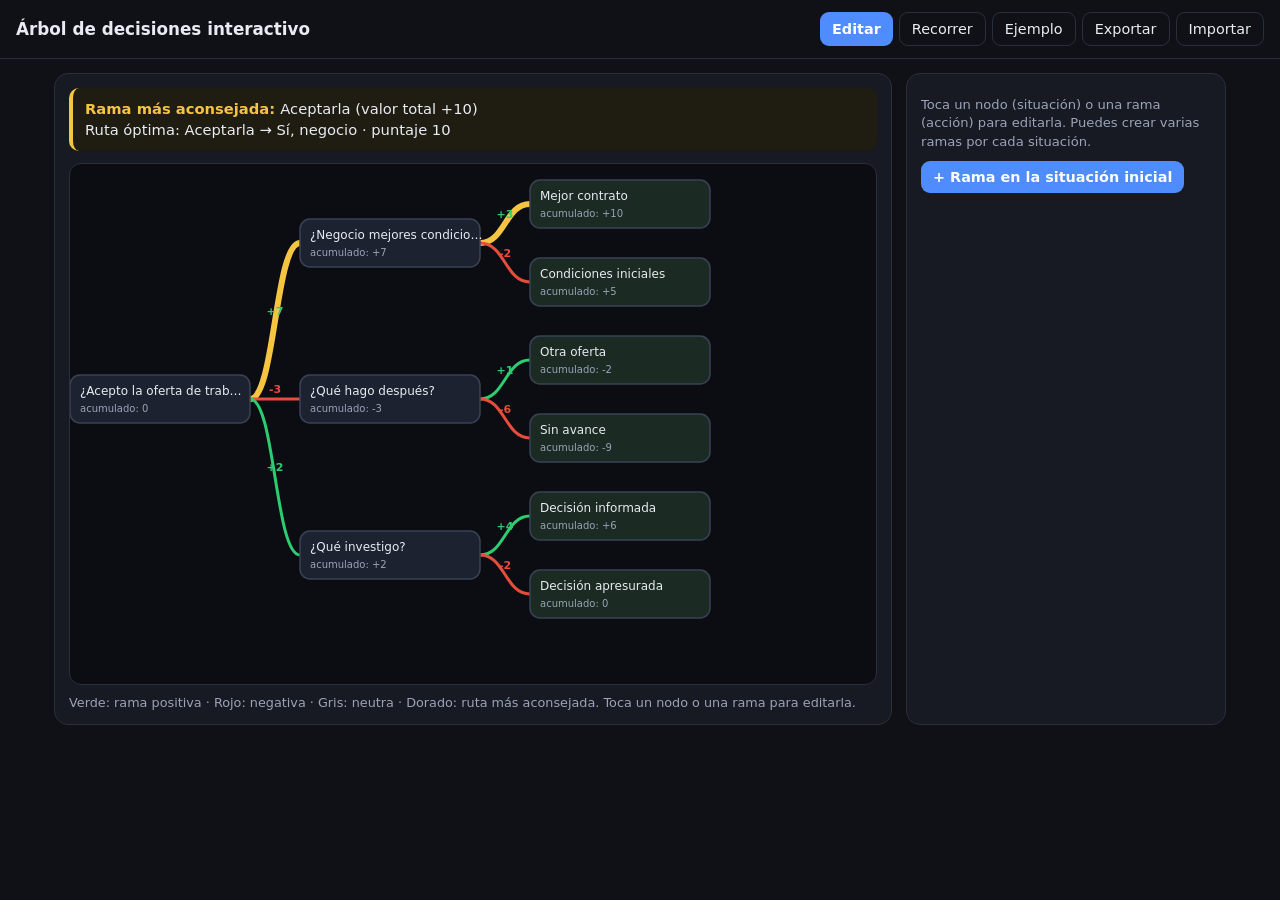
<file: silver/assets/tools/arbol-decisiones.html>
<!DOCTYPE html>
<html lang="es">
<head>
<meta charset="UTF-8">
<meta name="viewport" content="width=device-width, initial-scale=1">
<title>Árbol de decisiones interactivo</title>
<style>
  :root{--bg:#0f1116;--panel:#171a22;--line:#2a2f3c;--text:#e8ebf2;--muted:#9aa3b8;--acc:#4f8cff;--pos:#2ecc71;--neg:#e74c3c;--neu:#95a5a6;--gold:#f5c542}
  *{box-sizing:border-box}
  body{margin:0;background:var(--bg);color:var(--text);font-family:system-ui,-apple-system,Segoe UI,Roboto,sans-serif}
  header{padding:12px 16px;border-bottom:1px solid var(--line);display:flex;flex-wrap:wrap;gap:8px;align-items:center;justify-content:space-between}
  header h1{margin:0;font-size:1.05rem}
  .tabs{display:flex;gap:6px}
  button{background:var(--acc);color:#fff;border:0;border-radius:9px;padding:8px 12px;font:inherit;font-weight:600;cursor:pointer;font-size:.9rem}
  button.ghost{background:transparent;color:var(--text);border:1px solid var(--line);font-weight:500}
  button.pos{background:var(--pos)} button.neg{background:var(--neg)} button.neu{background:var(--neu)}
  button:focus-visible{outline:2px solid #fff;outline-offset:2px}
  main{display:grid;grid-template-columns:minmax(0,1fr) 320px;gap:14px;padding:14px;max-width:1200px;margin:0 auto}
  @media(max-width:860px){main{grid-template-columns:1fr}}
  .panel{background:var(--panel);border:1px solid var(--line);border-radius:14px;padding:14px}
  .canvasWrap{overflow:auto;border-radius:12px;background:#0b0d12;border:1px solid var(--line)}
  svg{display:block}
  .rec{border-left:4px solid var(--gold);padding:10px 12px;background:#1f1c12;border-radius:10px;margin-bottom:12px;font-size:.92rem;line-height:1.45}
  .rec b{color:var(--gold)}
  label{display:block;font-size:.8rem;color:var(--muted);margin:10px 0 4px}
  input[type=text],input[type=number],textarea{width:100%;background:#0c0e13;color:var(--text);border:1px solid var(--line);border-radius:9px;padding:8px;font:inherit;font-size:.92rem}
  textarea{min-height:70px;resize:vertical}
  .row{display:flex;gap:6px;flex-wrap:wrap;margin-top:10px}
  .hint{color:var(--muted);font-size:.82rem;margin-top:8px;line-height:1.4}
  .opt{display:flex;flex-direction:column;align-items:stretch;gap:4px;margin:8px 0}
  .opt small{color:#f0f3fa;opacity:.9;font-weight:400}
  .hist{font-size:.85rem;color:var(--muted);margin-top:10px;line-height:1.5}
  .hist span{color:var(--text)}
  .end{background:#15231b;border:1px solid #2e6a45;border-radius:10px;padding:12px;margin-top:10px}
  svg text{font-family:system-ui,sans-serif}
  .node rect{fill:#1d2230;stroke:#3a4256;stroke-width:1.5;cursor:pointer}
  .node.sel rect{stroke:var(--acc);stroke-width:2.5}
  .node.leaf rect{fill:#1b2a22}
  .node text{fill:var(--text);font-size:12px;pointer-events:none}
  .node .acc{fill:var(--muted);font-size:10px}
  .edge{fill:none;stroke-width:3;cursor:pointer}
  .edge.best{stroke:var(--gold);stroke-width:6}
  .edge.sel{stroke-width:6}
  .edgeLbl{font-size:11px;font-weight:700;cursor:pointer}
  .foot{color:var(--muted);font-size:.8rem;margin-top:10px}
</style>
</head>
<body>
<header>
  <h1>Árbol de decisiones interactivo</h1>
  <div class="tabs">
    <button id="tEdit" class="ghost">Editar</button>
    <button id="tWalk">Recorrer</button>
    <button id="ex" class="ghost">Ejemplo</button>
    <button id="exp" class="ghost">Exportar</button>
    <button id="imp" class="ghost">Importar</button>
    <input type="file" aria-label="Importar archivo JSON" id="impFile" accept="application/json" style="display:none">
  </div>
</header>
<main>
  <section class="panel">
    <div class="rec" id="rec"></div>
    <div class="canvasWrap"><svg id="svg" xmlns="http://www.w3.org/2000/svg"></svg></div>
    <div class="foot">Verde: rama positiva · Rojo: negativa · Gris: neutra · Dorado: ruta más aconsejada. Toca un nodo o una rama para editarla.</div>
  </section>
  <aside class="panel" id="side"></aside>
</main>
<script>
(function () {
  var ROOT = null, SEL = null, MODE = 'edit', WALK = [];
  var MAP = {}, POS = {}, BEST = null;
  function uid() { return 'i' + Math.random().toString(36).slice(2, 9); }
  function mkNode(text) { return { id: uid(), text: text || 'Nueva situación', kids: [] }; }
  function mkBranch(label) { return { id: uid(), label: label || 'Nueva acción', score: 0, cons: '', child: mkNode('Resultado') }; }
  function el(tag, attrs, kids) {
    var n = document.createElement(tag);
    if (attrs) for (var k in attrs) { if (k === 'text') n.textContent = attrs[k]; else if (k === 'class') n.className = attrs[k]; else if (k.indexOf('on') === 0) n[k] = attrs[k]; else n.setAttribute(k, attrs[k]); }
    (kids || []).forEach(function (c) { if (c) n.appendChild(typeof c === 'string' ? document.createTextNode(c) : c); });
    return n;
  }
  function colorOf(s) { return s > 0 ? 'var(--pos)' : s < 0 ? 'var(--neg)' : 'var(--neu)'; }
  function cls(s) { return s > 0 ? 'pos' : s < 0 ? 'neg' : 'neu'; }
  /* mejor ruta desde un nodo: suma de puntajes de las ramas */
  function best(n) {
    if (!n.kids.length) return { total: 0, path: [] };
    var bt = -1e9, bp = [];
    n.kids.forEach(function (b) { var r = best(b.child), t = b.score + r.total; if (t > bt) { bt = t; bp = [b].concat(r.path); } });
    return { total: bt, path: bp };
  }
  function indexTree(n, parent) {
    MAP[n.id] = { type: 'node', obj: n, parent: parent || null };
    n.kids.forEach(function (b) { MAP[b.id] = { type: 'branch', obj: b, parent: n }; indexTree(b.child, n); });
  }
  /* disposición: profundidad en X, hojas en Y */
  var leafY = 0;
  function layout(n, depth, acc) {
    if (!n.kids.length) { POS[n.id] = { x: depth * 230, y: 40 + leafY * 78, acc: acc }; leafY++; return POS[n.id].y; }
    var ys = n.kids.map(function (b) { return layout(b.child, depth + 1, acc + b.score); });
    var y = (Math.min.apply(null, ys) + Math.max.apply(null, ys)) / 2;
    POS[n.id] = { x: depth * 230, y: y, acc: acc };
    return y;
  }
  function topRecommendation() {
    if (!ROOT.kids.length) return null;
    var bestB = null, bv = -1e9;
    ROOT.kids.forEach(function (b) { var v = b.score + best(b.child).total; if (v > bv) { bv = v; bestB = b; } });
    return { branch: bestB, value: bv };
  }
  function renderRec() {
    var box = document.getElementById('rec'); box.textContent = '';
    var r = topRecommendation();
    if (!r) { box.appendChild(el('span', { text: 'Agrega ramas a la situación inicial para ver la recomendación.' })); return; }
    var path = best(ROOT).path.map(function (b) { return b.label; }).join(' → ');
    box.appendChild(el('div', null, [el('b', { text: 'Rama más aconsejada: ' }), r.branch.label + ' (valor total ' + (r.value > 0 ? '+' : '') + r.value + ')']));
    box.appendChild(el('div', { text: 'Ruta óptima: ' + (path || '—') + ' · puntaje ' + best(ROOT).total }));
  }
  function renderTree() {
    POS = {}; leafY = 0; layout(ROOT, 0, 0);
    var svg = document.getElementById('svg'); svg.textContent = '';
    var maxX = 0, maxY = 0;
    Object.keys(POS).forEach(function (k) { maxX = Math.max(maxX, POS[k].x); maxY = Math.max(maxY, POS[k].y); });
    var W = maxX + 230, H = maxY + 90;
    svg.setAttribute('viewBox', '0 0 ' + W + ' ' + H); svg.setAttribute('width', Math.max(W, 620)); svg.setAttribute('height', Math.max(H, 260));
    var bestIds = {}; best(ROOT).path.forEach(function (b) { bestIds[b.id] = true; });
    function drawBranch(n) {
      n.kids.forEach(function (b) {
        var p = POS[n.id], c = POS[b.child.id];
        var x1 = p.x + 180, y1 = p.y, x2 = c.x, y2 = c.y, mx = (x1 + x2) / 2;
        var d = 'M' + x1 + ' ' + y1 + ' C' + mx + ' ' + y1 + ' ' + mx + ' ' + y2 + ' ' + x2 + ' ' + y2;
        var isSel = SEL && SEL.id === b.id;
        var path = document.createElementNS('http://www.w3.org/2000/svg', 'path');
        path.setAttribute('d', d); path.setAttribute('class', 'edge' + (bestIds[b.id] ? ' best' : '') + (isSel ? ' sel' : ''));
        path.setAttribute('stroke', colorOf(b.score)); path.dataset.id = b.id; path.dataset.type = 'branch';
        path.addEventListener('click', function () { select('branch', b.id); });
        svg.appendChild(path);
        var t = document.createElementNS('http://www.w3.org/2000/svg', 'text');
        t.setAttribute('x', mx); t.setAttribute('y', (y1 + y2) / 2 - 6); t.setAttribute('text-anchor', 'middle');
        t.setAttribute('class', 'edgeLbl'); t.setAttribute('fill', colorOf(b.score));
        t.textContent = (b.score > 0 ? '+' : '') + b.score; t.dataset.id = b.id; t.dataset.type = 'branch';
        t.addEventListener('click', function () { select('branch', b.id); });
        svg.appendChild(t);
        drawBranch(b.child);
      });
    }
    /* nodos */
    function drawNode(n) {
      var p = POS[n.id], g = document.createElementNS('http://www.w3.org/2000/svg', 'g');
      g.setAttribute('class', 'node' + (SEL && SEL.id === n.id ? ' sel' : '') + (!n.kids.length ? ' leaf' : ''));
      g.dataset.id = n.id; g.dataset.type = 'node';
      var r = document.createElementNS('http://www.w3.org/2000/svg', 'rect');
      r.setAttribute('x', p.x); r.setAttribute('y', p.y - 24); r.setAttribute('width', 180); r.setAttribute('height', 48); r.setAttribute('rx', 10);
      g.appendChild(r);
      var t = document.createElementNS('http://www.w3.org/2000/svg', 'text');
      t.setAttribute('x', p.x + 10); t.setAttribute('y', p.y - 4);
      t.textContent = shorten(n.text, 26); g.appendChild(t);
      var a = document.createElementNS('http://www.w3.org/2000/svg', 'text');
      a.setAttribute('x', p.x + 10); a.setAttribute('y', p.y + 13); a.setAttribute('class', 'acc');
      a.textContent = 'acumulado: ' + (p.acc > 0 ? '+' : '') + p.acc; g.appendChild(a);
      g.addEventListener('click', function () { select('node', n.id); });
      svg.appendChild(g);
      n.kids.forEach(function (b) { drawNode(b.child); });
    }
    drawBranch(ROOT); drawNode(ROOT);
  }
  function shorten(s, n) { s = s || ''; return s.length > n ? s.slice(0, n - 1) + '…' : s; }
  function select(type, id) { SEL = { type: type, id: id }; render(); }
  function renderEditor() {
    var side = document.getElementById('side'); side.textContent = '';
    if (!SEL) { side.appendChild(el('div', { class: 'hint', text: 'Toca un nodo (situación) o una rama (acción) para editarla. Puedes crear varias ramas por cada situación.' })); side.appendChild(el('div', { class: 'row' }, [el('button', { text: '+ Rama en la situación inicial', onclick: function () { addBranch(ROOT); } })])); return; }
    var info = MAP[SEL.id];
    if (!info) { SEL = null; return renderEditor(); }
    if (SEL.type === 'node') {
      var n = info.obj;
      var txt = el('textarea', { oninput: function () { n.text = this.value; renderTree(); renderRec(); } }); txt.value = n.text;
      side.appendChild(el('label', { text: 'Situación o pregunta' })); side.appendChild(txt);
      side.appendChild(el('div', { class: 'row' }, [
        el('button', { text: '+ Agregar rama', onclick: function () { addBranch(n); } }),
        n === ROOT ? null : el('button', { class: 'ghost', text: 'Eliminar esta situación', onclick: function () { removeNode(n); } })
      ]));
      side.appendChild(el('div', { class: 'hint', text: n.kids.length + ' rama(s) en esta situación.' }));
    } else {
      var b = info.obj;
      var lbl = el('input', { type: 'text', oninput: function () { b.label = this.value; renderTree(); renderRec(); } }); lbl.value = b.label;
      var sc = el('input', { type: 'number', min: '-10', max: '10', step: '1', onchange: function () { var v = Math.max(-10, Math.min(10, parseInt(this.value, 10) || 0)); b.score = v; this.value = v; renderTree(); renderRec(); } }); sc.value = b.score;
      var cons = el('textarea', { oninput: function () { b.cons = this.value; } }); cons.value = b.cons;
      var res = el('textarea', { oninput: function () { b.child.text = this.value; renderTree(); } }); res.value = b.child.text;
      side.appendChild(el('label', { text: 'Acción de esta rama' })); side.appendChild(lbl);
      side.appendChild(el('label', { text: 'Puntaje (−10 a +10): verde si es positivo, rojo si es negativo' })); side.appendChild(sc);
      side.appendChild(el('label', { text: 'Consecuencia' })); side.appendChild(cons);
      side.appendChild(el('label', { text: 'Resultado al que lleva (puede ser una nueva situación)' })); side.appendChild(res);
      side.appendChild(el('div', { class: 'row' }, [
        el('button', { class: cls(b.score), text: 'Puntaje ' + (b.score > 0 ? '+' : '') + b.score }),
        el('button', { class: 'ghost', text: 'Eliminar rama', onclick: function () { removeBranch(b, info.parent); } })
      ]));
      side.appendChild(el('div', { class: 'hint', text: 'Para seguir decidiendo después de esta acción, toca el resultado en el árbol y agrega ramas.' }));
    }
  }
  function addBranch(node) { var b = mkBranch(); node.kids.push(b); select('branch', b.id); }
  function removeBranch(b, parent) { parent.kids = parent.kids.filter(function (x) { return x !== b; }); SEL = null; render(); }
  function removeNode(n) {
    var p = MAP[n.id] && MAP[n.id].parent; /* el padre de un nodo es el dueño de la rama que lo contiene */
    var br = Object.keys(MAP).map(function (k) { return MAP[k]; }).filter(function (x) { return x.type === 'branch' && x.obj.child === n; })[0];
    if (br) br.parent.kids = br.parent.kids.filter(function (x) { return x !== br.obj; });
    SEL = null; render();
  }
  /* ---------- modo recorrer ---------- */
  function renderWalk() {
    var side = document.getElementById('side'); side.textContent = '';
    if (!WALK.length) WALK = [{ node: ROOT, via: null, acc: 0 }];
    var cur = WALK[WALK.length - 1], n = cur.node;
    side.appendChild(el('div', { class: 'hint', text: 'Recorre el árbol: elige una opción y mira la consecuencia.' }));
    side.appendChild(el('div', { style: 'font-size:1.05rem;font-weight:700;margin:6px 0 4px', text: n.text }));
    side.appendChild(el('div', { class: 'hint', text: 'Puntaje acumulado: ' + (cur.acc > 0 ? '+' : '') + cur.acc }));
    if (n.kids.length) {
      n.kids.forEach(function (b) {
        var txt = (b.score > 0 ? '+' : '') + b.score + ' · ' + b.label;
        side.appendChild(el('div', { class: 'opt' }, [
          el('button', { class: cls(b.score), text: txt, onclick: function () { WALK.push({ node: b.child, via: b, acc: cur.acc + b.score }); render(); } }),
          b.cons ? el('small', { text: b.cons }) : null
        ]));
      });
    } else {
      side.appendChild(el('div', { class: 'end' }, [el('b', { text: 'Fin del camino' }), el('div', { text: 'Puntaje total: ' + (cur.acc > 0 ? '+' : '') + cur.acc })]));
    }
    var hist = WALK.slice(1).map(function (s) { return (s.via.score > 0 ? '+' : '') + s.via.score + ' ' + s.via.label; });
    if (hist.length) side.appendChild(el('div', { class: 'hist' }, [el('b', { text: 'Tu camino:' }), el('div', { text: hist.join(' → ') })]));
    side.appendChild(el('div', { class: 'row' }, [
      WALK.length > 1 ? el('button', { class: 'ghost', text: 'Volver un paso', onclick: function () { WALK.pop(); render(); } }) : null,
      el('button', { class: 'ghost', text: 'Reiniciar', onclick: function () { WALK = []; render(); } })
    ]));
  }
  function render() {
    indexTree(ROOT, null);
    renderRec(); renderTree();
    if (MODE === 'edit') renderEditor(); else renderWalk();
    document.getElementById('tEdit').className = MODE === 'edit' ? '' : 'ghost';
    document.getElementById('tWalk').className = MODE === 'walk' ? '' : 'ghost';
  }
  /* ---------- ejemplo, exportar, importar ---------- */
  function example() {
    var n = function (t) { return mkNode(t); };
    function br(label, score, cons, child) { return { id: uid(), label: label, score: score, cons: cons, child: child }; }
    ROOT = n('¿Acepto la oferta de trabajo?');
    ROOT.kids = [
      br('Aceptarla', 7, 'Mejor sueldo y experiencia nueva.', (function () { var m = n('¿Negocio mejores condiciones?'); m.kids = [br('Sí, negocio', 3, 'Contrato más claro y beneficios.', n('Mejor contrato')), br('No negocio', -2, 'Me quedo con lo ofrecido.', n('Condiciones iniciales'))]; return m; })()),
      br('Rechazarla', -3, 'Pierdo la oportunidad.', (function () { var m = n('¿Qué hago después?'); m.kids = [br('Sigo buscando', 1, 'Tengo otras opciones abiertas.', n('Otra oferta')), br('Me quedo quieto', -6, 'Estancamiento.', n('Sin avance'))]; return m; })()),
      br('Pedir tiempo para decidir', 2, 'Tengo margen para comparar.', (function () { var m = n('¿Qué investigo?'); m.kids = [br('Comparar 3 ofertas', 4, 'Decido con datos.', n('Decisión informada')), br('No investigo', -2, 'Decido a ciegas.', n('Decisión apresurada'))]; return m; })())
    ];
    WALK = []; SEL = null;
  }
  function freshRoot() { ROOT = mkNode('¿Qué decisión tomo?'); }
  document.getElementById('tEdit').addEventListener('click', function () { MODE = 'edit'; WALK = []; render(); });
  document.getElementById('tWalk').addEventListener('click', function () { MODE = 'walk'; WALK = []; render(); });
  document.getElementById('ex').addEventListener('click', function () { example(); MODE = 'edit'; render(); });
  document.getElementById('exp').addEventListener('click', function () {
    var b = new Blob([JSON.stringify(ROOT, null, 2)], { type: 'application/json' }), u = URL.createObjectURL(b);
    var a = el('a', { href: u, download: 'arbol-decisiones.json' }); document.body.appendChild(a); a.click(); a.remove(); setTimeout(function () { URL.revokeObjectURL(u); }, 3000);
  });
  document.getElementById('imp').addEventListener('click', function () { document.getElementById('impFile').click(); });
  document.getElementById('impFile').addEventListener('change', function () {
    var f = this.files && this.files[0]; if (!f) return;
    f.text().then(function (t) { var d = JSON.parse(t); if (!d || typeof d.text !== 'string' || !Array.isArray(d.kids)) throw new Error('formato'); ROOT = d; WALK = []; SEL = null; render(); })
      .catch(function () { alert('El archivo no es un árbol válido.'); });
  });
  example(); MODE = 'edit'; render();
})();
</script>
<script data-i18n>(function(){
if(new URLSearchParams(location.search).get("lang")!=="en")return;
document.documentElement.lang="en";
var D={"Editar": "Edit", "Ejemplo": "Example", "Exportar": "Export", "Importar": "Import", "Recorrer": "Walk", "Verde: rama positiva · Rojo: negativa · Gris: neutra · Dorado: ruta más aconsejada. Toca un nodo o una rama para editarla.": "Green: positive branch · Red: negative branch · Gray: neutral · Gold: most advisable path. Tap a node or a branch to edit it.", "Árbol de decisiones interactivo": "Interactive decision tree", "Toca un nodo (situación) o una rama (acción) para editarla. Puedes crear varias ramas por cada situación.": "Tap a node (situation) or a branch (action) to edit it. You can create several branches for each situation.", "+ Rama en la situación inicial": "+ Branch on the starting situation", "Situación o pregunta": "Situation or question", "+ Agregar rama": "+ Add branch", "Eliminar esta situación": "Delete this situation", "Acción de esta rama": "Action of this branch", "Puntaje (−10 a +10): verde si es positivo, rojo si es negativo": "Score (−10 to +10): green if positive, red if negative", "Consecuencia": "Consequence", "Resultado al que lleva (puede ser una nueva situación)": "Result it leads to (can be a new situation)", "Eliminar rama": "Delete branch", "Para seguir decidiendo después de esta acción, toca el resultado en el árbol y agrega ramas.": "To keep deciding after this action, tap the result in the tree and add branches.", "Recorre el árbol: elige una opción y mira la consecuencia.": "Walk the tree: choose an option and see the consequence.", "Volver un paso": "Go back one step", "Reiniciar": "Restart", "Ruta óptima: ": "Best path: ", "Agrega ramas a la situación inicial para ver la recomendación.": "Add branches to the starting situation to see the recommendation.", "Fin del camino": "End of path", "Tu camino:": "Your path:", "Rama más aconsejada: ": "Most advisable branch: "};
var RX=[["^(.*) \\(valor total ([+\\-]?\\d+)\\)$", "\\1 (total value \\2)"], ["^Ruta óptima: (.*) · puntaje (-?\\d+)$", "Best path: \\1 · score \\2"], ["^(\\d+) rama\\(s\\) en esta situación\\.$", "\\1 branch(es) in this situation."], ["^Puntaje acumulado: (.+)$", "Accumulated score: \\1"], ["^Puntaje total: (.+)$", "Total score: \\1"], ["^acumulado: (.+)$", "accumulated: \\1"]];
function one(t){if(D[t]!==undefined)return D[t];for(var i=0;i<RX.length;i++){var re=new RegExp(RX[i][0]);if(re.test(t))return t.replace(re,RX[i][1]);}return null;}
function tr(s){var t=s.trim();if(!t)return s;var out=one(t);if(out===null){if(t.indexOf("← ")===0){var r=one(t.slice(2));if(r!==null)out="← "+r;}else if(t.slice(-2)===" →"){var r2=one(t.slice(0,-2));if(r2!==null)out=r2+" →";}}if(out===null)return s;return s.replace(t,out);}
function attrs(root){root.querySelectorAll&&root.querySelectorAll("[placeholder],[aria-label],[title]").forEach(function(e){["placeholder","aria-label","title"].forEach(function(a){if(e.hasAttribute(a)){var v=e.getAttribute(a).trim(),nv=one(v);if(nv)e.setAttribute(a,nv);}});});}
function walk(root){var w=document.createTreeWalker(root,NodeFilter.SHOW_TEXT,null),n;while((n=w.nextNode())){var nv=tr(n.nodeValue);if(nv!==n.nodeValue)n.nodeValue=nv;}attrs(root);}
walk(document.body);
document.title=tr(document.title);
new MutationObserver(function(ms){ms.forEach(function(m){m.addedNodes.forEach(function(n){if(n.nodeType===1)walk(n);else if(n.nodeType===3){var nv=tr(n.nodeValue);if(nv!==n.nodeValue)n.nodeValue=nv;}});});}).observe(document.body,{childList:true,subtree:true});
})();</script>
</body>
</html>
</file>
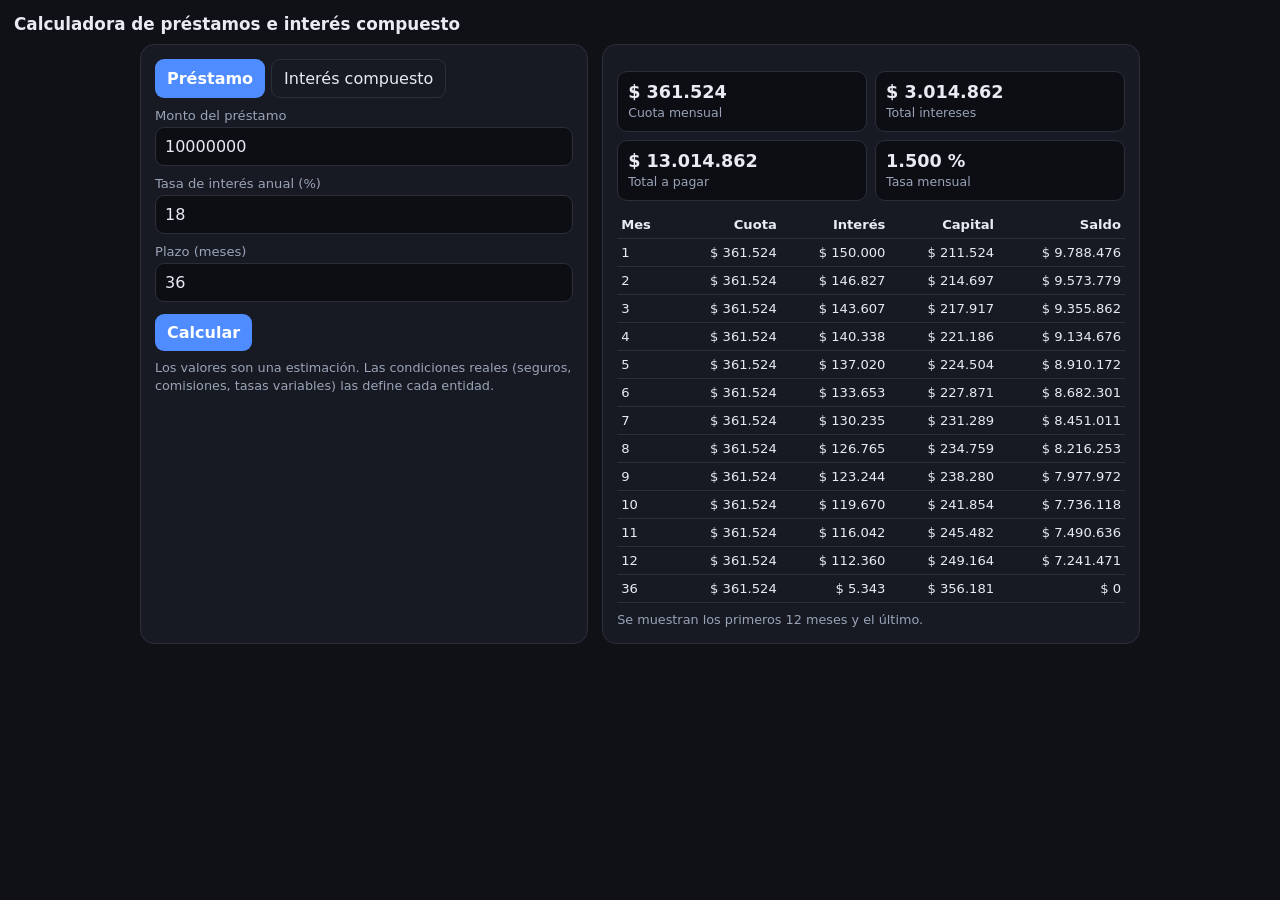
<file: silver/assets/tools/calculadora-prestamos.html>
<!DOCTYPE html>
<html lang="es"><head><meta charset="UTF-8"><meta name="viewport" content="width=device-width, initial-scale=1"><title>Calculadora de préstamos e interés</title>
<style>
:root{--bg:#0f1116;--panel:#171a22;--line:#2a2f3c;--text:#e8ebf2;--muted:#9aa3b8;--acc:#4f8cff}
*{box-sizing:border-box}body{margin:0;background:var(--bg);color:var(--text);font-family:system-ui,-apple-system,Segoe UI,Roboto,sans-serif;padding:14px}
h1{font-size:1.05rem;margin:0 0 10px}.grid{display:grid;grid-template-columns:minmax(0,1fr) minmax(0,1.2fr);gap:14px;max-width:1000px;margin:0 auto}
@media(max-width:760px){.grid{grid-template-columns:1fr}}
.panel{background:var(--panel);border:1px solid var(--line);border-radius:14px;padding:14px}
label{display:block;font-size:.82rem;color:var(--muted);margin:10px 0 4px}
input,select{width:100%;background:#0c0e13;color:var(--text);border:1px solid var(--line);border-radius:9px;padding:9px;font:inherit}
.tabs{display:flex;gap:6px;margin-bottom:10px}
button{background:var(--acc);color:#fff;border:0;border-radius:9px;padding:9px 12px;font:inherit;font-weight:600;cursor:pointer}
button.ghost{background:transparent;color:var(--text);border:1px solid var(--line);font-weight:500}
.kpi{display:grid;grid-template-columns:1fr 1fr;gap:8px;margin-top:12px}
.kpi div{background:#0c0e13;border:1px solid var(--line);border-radius:10px;padding:10px}
.kpi b{display:block;font-size:1.1rem}.kpi span{font-size:.78rem;color:var(--muted)}
table{width:100%;border-collapse:collapse;font-size:.82rem;margin-top:10px}
th,td{padding:6px 4px;border-bottom:1px solid var(--line);text-align:right}th:first-child,td:first-child{text-align:left}
.wrap{max-height:460px;overflow:auto}.note{color:var(--muted);font-size:.8rem;margin-top:8px;line-height:1.4}
</style></head><body>
<h1>Calculadora de préstamos e interés compuesto</h1>
<div class="grid">
<section class="panel">
  <div class="tabs"><button id="mP">Préstamo</button><button id="mI" class="ghost">Interés compuesto</button></div>
  <div id="fP">
    <label>Monto del préstamo</label><input aria-label="Monto del préstamo" id="p-m" type="number" min="0" value="10000000">
    <label>Tasa de interés anual (%)</label><input aria-label="Tasa de interés anual" id="p-t" type="number" min="0" step="0.01" value="18">
    <label>Plazo (meses)</label><input aria-label="Plazo en meses" id="p-n" type="number" min="1" step="1" value="36">
  </div>
  <div id="fI" hidden>
    <label>Capital inicial</label><input aria-label="Capital inicial" id="i-c" type="number" min="0" value="1000000">
    <label>Aporte mensual</label><input aria-label="Aporte mensual" id="i-a" type="number" min="0" value="100000">
    <label>Tasa de interés anual (%)</label><input aria-label="Tasa de interés anual para ahorro" id="i-t" type="number" min="0" step="0.01" value="10">
    <label>Años</label><input aria-label="Años de ahorro" id="i-y" type="number" min="1" step="1" value="5">
  </div>
  <div class="row" style="margin-top:12px"><button id="calc">Calcular</button></div>
  <div class="note">Los valores son una estimación. Las condiciones reales (seguros, comisiones, tasas variables) las define cada entidad.</div>
</section>
<section class="panel">
  <div class="kpi" id="kpi"></div>
  <div class="wrap" id="tbl"></div>
</section>
</div>
<script>
(function(){
  var mode='p';
  function $(id){return document.getElementById(id);}
  function money(v){return '$ '+Math.round(v).toLocaleString('es-CO');}
  function num(id){return parseFloat($(id).value)||0;}
  function setMode(m){mode=m;$('fP').hidden=m!=='p';$('fI').hidden=m!=='i';$('mP').className=m==='p'?'':'ghost';$('mI').className=m==='i'?'':'ghost';$('kpi').innerHTML='';$('tbl').innerHTML='';}
  function kpi(items){var k=$('kpi');k.innerHTML='';items.forEach(function(it){var d=document.createElement('div');var b=document.createElement('b');b.textContent=it[1];var s=document.createElement('span');s.textContent=it[0];d.appendChild(b);d.appendChild(s);k.appendChild(d);});}
  function table(head,rows){var t=document.createElement('table');var th='<tr>'+head.map(function(h){return '<th>'+h+'</th>';}).join('')+'</tr>';t.innerHTML='<thead>'+th+'</thead><tbody>'+rows.map(function(r){return '<tr>'+r.map(function(c){return '<td>'+c+'</td>';}).join('')+'</tr>';}).join('')+'</tbody>';$('tbl').innerHTML='';$('tbl').appendChild(t);}
  function loan(){
    var P=num('p-m'),r=num('p-t')/100/12,n=Math.max(1,Math.round(num('p-n')));
    var cuota = r===0 ? P/n : P*r/(1-Math.pow(1+r,-n));
    var saldo=P,tot=0,totI=0,rows=[];
    for(var k=1;k<=n;k++){var int=saldo*r,cap=cuota-int;saldo=Math.max(0,saldo-cap);tot+=cuota;totI+=int;if(k<=12||k===n)rows.push([k,money(cuota),money(int),money(cap),money(saldo)]);}
    kpi([['Cuota mensual',money(cuota)],['Total intereses',money(totI)],['Total a pagar',money(tot)],['Tasa mensual',(r*100).toFixed(3)+' %']]);
    table(['Mes','Cuota','Interés','Capital','Saldo'],rows);
    if(n>12)$('tbl').insertAdjacentHTML('beforeend','<div class="note">Se muestran los primeros 12 meses y el último.</div>');
  }
  function comp(){
    var C=num('i-c'),A=num('i-a'),r=num('i-t')/100/12,y=Math.max(1,Math.round(num('i-y'))),n=y*12;
    var bal=C,aport=0,rows=[];
    for(var k=1;k<=n;k++){bal=bal*(1+r)+A;aport+=A;if(k%12===0)rows.push([k/12,money(aport+C),money(bal-aport-C),money(bal)]);}
    kpi([['Saldo final',money(bal)],['Total aportado',money(aport+C)],['Intereses ganados',money(bal-aport-C)],['Años',y]]);
    table(['Año','Aportado','Intereses','Saldo'],rows);
  }
  $('mP').onclick=function(){setMode('p');};$('mI').onclick=function(){setMode('i');};
  $('calc').onclick=function(){if(mode==='p')loan();else comp();};
  loan();
})();
</script><script data-i18n>(function(){
if(new URLSearchParams(location.search).get("lang")!=="en")return;
document.documentElement.lang="en";
var D={"Calculadora de préstamos e interés compuesto": "Loan and compound interest calculator", "Préstamo": "Loan", "Interés compuesto": "Compound interest", "Monto del préstamo": "Loan amount", "Tasa de interés anual (%)": "Annual interest rate (%)", "Plazo (meses)": "Term (months)", "Capital inicial": "Initial capital", "Aporte mensual": "Monthly contribution", "Años": "Years", "Calcular": "Calculate", "Los valores son una estimación. Las condiciones reales (seguros, comisiones, tasas variables) las define cada entidad.": "Values are an estimate. Actual terms (insurance, fees, variable rates) are set by each lender.", "Cuota mensual": "Monthly payment", "Total intereses": "Total interest", "Total a pagar": "Total to pay", "Tasa mensual": "Monthly rate", "Mes": "Month", "Cuota": "Payment", "Interés": "Interest", "Capital": "Principal", "Saldo": "Balance", "Año": "Year", "Aportado": "Contributed", "Intereses": "Interest", "Saldo final": "Final balance", "Total aportado": "Total contributed", "Intereses ganados": "Interest earned", "Se muestran los primeros 12 meses y el último.": "The first 12 months and the last one are shown."};
var RX=[];
function one(t){if(D[t]!==undefined)return D[t];for(var i=0;i<RX.length;i++){var re=new RegExp(RX[i][0]);if(re.test(t))return t.replace(re,RX[i][1]);}return null;}
function tr(s){var t=s.trim();if(!t)return s;var out=one(t);if(out===null){if(t.indexOf("← ")===0){var r=one(t.slice(2));if(r!==null)out="← "+r;}else if(t.slice(-2)===" →"){var r2=one(t.slice(0,-2));if(r2!==null)out=r2+" →";}}if(out===null)return s;return s.replace(t,out);}
function attrs(root){root.querySelectorAll&&root.querySelectorAll("[placeholder],[aria-label],[title]").forEach(function(e){["placeholder","aria-label","title"].forEach(function(a){if(e.hasAttribute(a)){var v=e.getAttribute(a).trim(),nv=one(v);if(nv)e.setAttribute(a,nv);}});});}
function walk(root){var w=document.createTreeWalker(root,NodeFilter.SHOW_TEXT,null),n;while((n=w.nextNode())){var nv=tr(n.nodeValue);if(nv!==n.nodeValue)n.nodeValue=nv;}attrs(root);}
walk(document.body);
document.title=tr(document.title);
new MutationObserver(function(ms){ms.forEach(function(m){m.addedNodes.forEach(function(n){if(n.nodeType===1)walk(n);else if(n.nodeType===3){var nv=tr(n.nodeValue);if(nv!==n.nodeValue)n.nodeValue=nv;}});});}).observe(document.body,{childList:true,subtree:true});
})();</script>
</body></html>
</file>
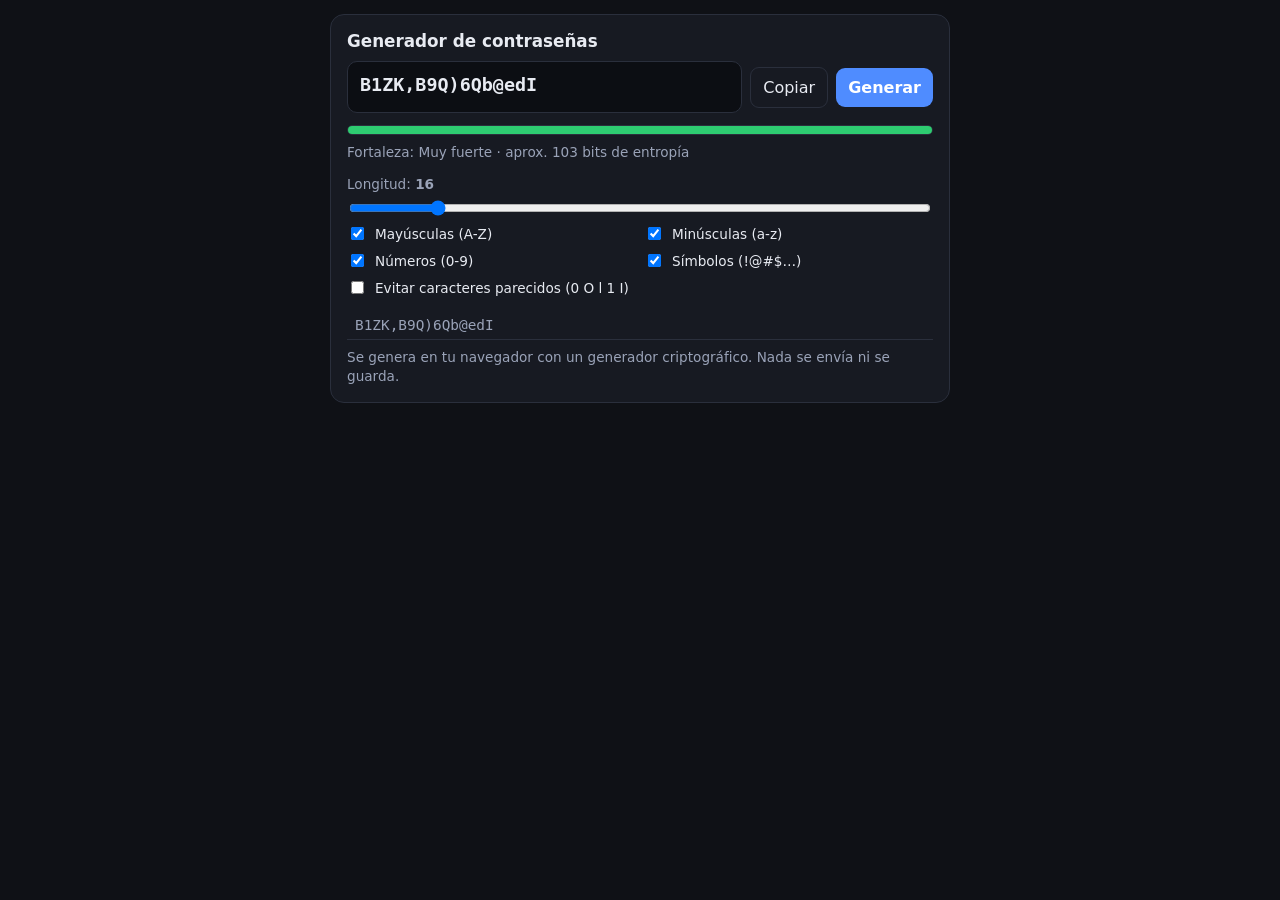
<file: silver/assets/tools/generador-contrasenas.html>
<!DOCTYPE html>
<html lang="es"><head><meta charset="UTF-8"><meta name="viewport" content="width=device-width, initial-scale=1"><title>Generador de contraseñas</title>
<style>
:root{--bg:#0f1116;--panel:#171a22;--line:#2a2f3c;--text:#e8ebf2;--muted:#9aa3b8;--acc:#4f8cff}
*{box-sizing:border-box}body{margin:0;background:var(--bg);color:var(--text);font-family:system-ui,-apple-system,Segoe UI,Roboto,sans-serif;padding:14px}
h1{font-size:1.05rem;margin:0 0 10px}.box{max-width:620px;margin:0 auto;background:var(--panel);border:1px solid var(--line);border-radius:14px;padding:16px}
.out{display:flex;gap:8px;align-items:center}.pw{flex:1;font:600 1.15rem ui-monospace,Consolas,monospace;background:#0c0e13;border:1px solid var(--line);border-radius:10px;padding:12px;word-break:break-all;min-height:52px}
button{background:var(--acc);color:#fff;border:0;border-radius:9px;padding:10px 12px;font:inherit;font-weight:600;cursor:pointer}
button.ghost{background:transparent;color:var(--text);border:1px solid var(--line);font-weight:500}
label{display:block;font-size:.85rem;color:var(--muted);margin:14px 0 6px}
.sl{display:flex;gap:10px;align-items:center}.sl input{flex:1}.sl b{min-width:34px;text-align:right}
.chk{display:grid;grid-template-columns:1fr 1fr;gap:8px;margin-top:6px}.chk label{margin:0;color:var(--text);display:flex;gap:8px;align-items:center}
.meter{height:10px;background:#0c0e13;border-radius:999px;overflow:hidden;border:1px solid var(--line);margin-top:12px}.meter div{height:100%;width:0;transition:width .3s}
.info{color:var(--muted);font-size:.85rem;margin-top:8px;line-height:1.4}
.hist{margin-top:14px}.hist div{font:.9rem ui-monospace,Consolas,monospace;padding:6px 8px;border-bottom:1px solid var(--line);color:var(--muted)}
</style></head><body>
<div class="box">
  <h1>Generador de contraseñas</h1>
  <div class="out"><div class="pw" id="pw"></div><button id="cp" class="ghost">Copiar</button><button id="gen">Generar</button></div>
  <div class="meter"><div id="mtr"></div></div>
  <div class="info" id="info"></div>
  <label>Longitud: <b id="lv">16</b></label>
  <div class="sl"><input type="range" aria-label="Longitud de la contraseña" id="len" min="8" max="64" value="16"></div>
  <div class="chk">
    <label><input type="checkbox" id="u" checked> Mayúsculas (A-Z)</label>
    <label><input type="checkbox" id="l" checked> Minúsculas (a-z)</label>
    <label><input type="checkbox" id="d" checked> Números (0-9)</label>
    <label><input type="checkbox" id="s" checked> Símbolos (!@#$…)</label>
    <label><input type="checkbox" id="amb"> Evitar caracteres parecidos (0 O l 1 I)</label>
  </div>
  <div class="hist" id="hist"></div>
  <div class="info">Se genera en tu navegador con un generador criptográfico. Nada se envía ni se guarda.</div>
</div>
<script>
(function(){
  var U='ABCDEFGHIJKLMNOPQRSTUVWXYZ',L='abcdefghijklmnopqrstuvwxyz',D='0123456789',S='!@#$%^&*()-_=+[]{};:,.?/';
  var AMB='0O1lI|';
  var hist=[];
  function $(i){return document.getElementById(i);}
  function pick(set){var a=new Uint32Array(1);crypto.getRandomValues(a);return set[a[0]%set.length];}
  function shuffle(arr){for(var i=arr.length-1;i>0;i--){var a=new Uint32Array(1);crypto.getRandomValues(a);var j=a[0]%(i+1);var t=arr[i];arr[i]=arr[j];arr[j]=t;}return arr;}
  function clean(s){if(!$('amb').checked)return s;return s.split('').filter(function(c){return AMB.indexOf(c)<0;}).join('');}
  function sets(){var out=[];if($('u').checked)out.push(clean(U));if($('l').checked)out.push(clean(L));if($('d').checked)out.push(clean(D));if($('s').checked)out.push(S);return out.filter(function(x){return x.length;});}
  function gen(){
    var sx=sets(), n=parseInt($('len').value,10);
    if(!sx.length){$('pw').textContent='Elige al menos un tipo de carácter';$('mtr').style.width='0';return;}
    var all=sx.join(''), out=[];
    sx.forEach(function(s){out.push(pick(s));});
    while(out.length<n)out.push(pick(all));
    var pw=shuffle(out).join('');
    $('pw').textContent=pw;
    var bits=n*Math.log2(all.length), pct=Math.min(100,bits/90*100);
    var col=bits<50?'#e74c3c':bits<70?'#f5c542':'#2ecc71';
    $('mtr').style.width=pct+'%';$('mtr').style.background=col;
    var txt=bits<50?'Débil':bits<70?'Aceptable':bits<90?'Fuerte':'Muy fuerte';
    $('info').textContent='Fortaleza: '+txt+' · aprox. '+Math.round(bits)+' bits de entropía';
    hist.unshift(pw);hist=hist.slice(0,5);
    $('hist').textContent='';hist.forEach(function(h){var d=document.createElement('div');d.textContent=h;$('hist').appendChild(d);});
  }
  $('len').oninput=function(){$('lv').textContent=this.value;gen();};
  ['u','l','d','s','amb'].forEach(function(i){$(i).onchange=gen;});
  $('gen').onclick=gen;
  $('cp').onclick=function(){var t=$('pw').textContent;if(navigator.clipboard)navigator.clipboard.writeText(t).then(function(){$('info').textContent='Copiada al portapapeles.';},function(){$('info').textContent='No se pudo copiar; selecciona el texto.';});};
  gen();
})();
</script><script data-i18n>(function(){
if(new URLSearchParams(location.search).get("lang")!=="en")return;
document.documentElement.lang="en";
var D={"Generador de contraseñas": "Password generator", "Copiar": "Copy", "Generar": "Generate", "Longitud:": "Length:", "Mayúsculas (A-Z)": "Uppercase (A-Z)", "Minúsculas (a-z)": "Lowercase (a-z)", "Números (0-9)": "Numbers (0-9)", "Símbolos (!@#$…)": "Symbols (!@#$…)", "Evitar caracteres parecidos (0 O l 1 I)": "Avoid look-alike characters (0 O l 1 I)", "Se genera en tu navegador con un generador criptográfico. Nada se envía ni se guarda.": "Generated in your browser with a cryptographic generator. Nothing is sent or stored.", "Copiada al portapapeles.": "Copied to clipboard.", "Elige al menos un tipo de carácter": "Choose at least one character type", "No se pudo copiar; selecciona el texto.": "Could not copy; select the text."};
var RX=[["^Fortaleza: Débil · aprox\\. (\\d+) bits de entropía$", "Strength: Weak · approx. \\1 bits of entropy"], ["^Fortaleza: Aceptable · aprox\\. (\\d+) bits de entropía$", "Strength: Fair · approx. \\1 bits of entropy"], ["^Fortaleza: Fuerte · aprox\\. (\\d+) bits de entropía$", "Strength: Strong · approx. \\1 bits of entropy"], ["^Fortaleza: Muy fuerte · aprox\\. (\\d+) bits de entropía$", "Strength: Very strong · approx. \\1 bits of entropy"]];
function one(t){if(D[t]!==undefined)return D[t];for(var i=0;i<RX.length;i++){var re=new RegExp(RX[i][0]);if(re.test(t))return t.replace(re,RX[i][1]);}return null;}
function tr(s){var t=s.trim();if(!t)return s;var out=one(t);if(out===null){if(t.indexOf("← ")===0){var r=one(t.slice(2));if(r!==null)out="← "+r;}else if(t.slice(-2)===" →"){var r2=one(t.slice(0,-2));if(r2!==null)out=r2+" →";}}if(out===null)return s;return s.replace(t,out);}
function attrs(root){root.querySelectorAll&&root.querySelectorAll("[placeholder],[aria-label],[title]").forEach(function(e){["placeholder","aria-label","title"].forEach(function(a){if(e.hasAttribute(a)){var v=e.getAttribute(a).trim(),nv=one(v);if(nv)e.setAttribute(a,nv);}});});}
function walk(root){var w=document.createTreeWalker(root,NodeFilter.SHOW_TEXT,null),n;while((n=w.nextNode())){var nv=tr(n.nodeValue);if(nv!==n.nodeValue)n.nodeValue=nv;}attrs(root);}
walk(document.body);
document.title=tr(document.title);
new MutationObserver(function(ms){ms.forEach(function(m){m.addedNodes.forEach(function(n){if(n.nodeType===1)walk(n);else if(n.nodeType===3){var nv=tr(n.nodeValue);if(nv!==n.nodeValue)n.nodeValue=nv;}});});}).observe(document.body,{childList:true,subtree:true});
})();</script>
</body></html>
</file>
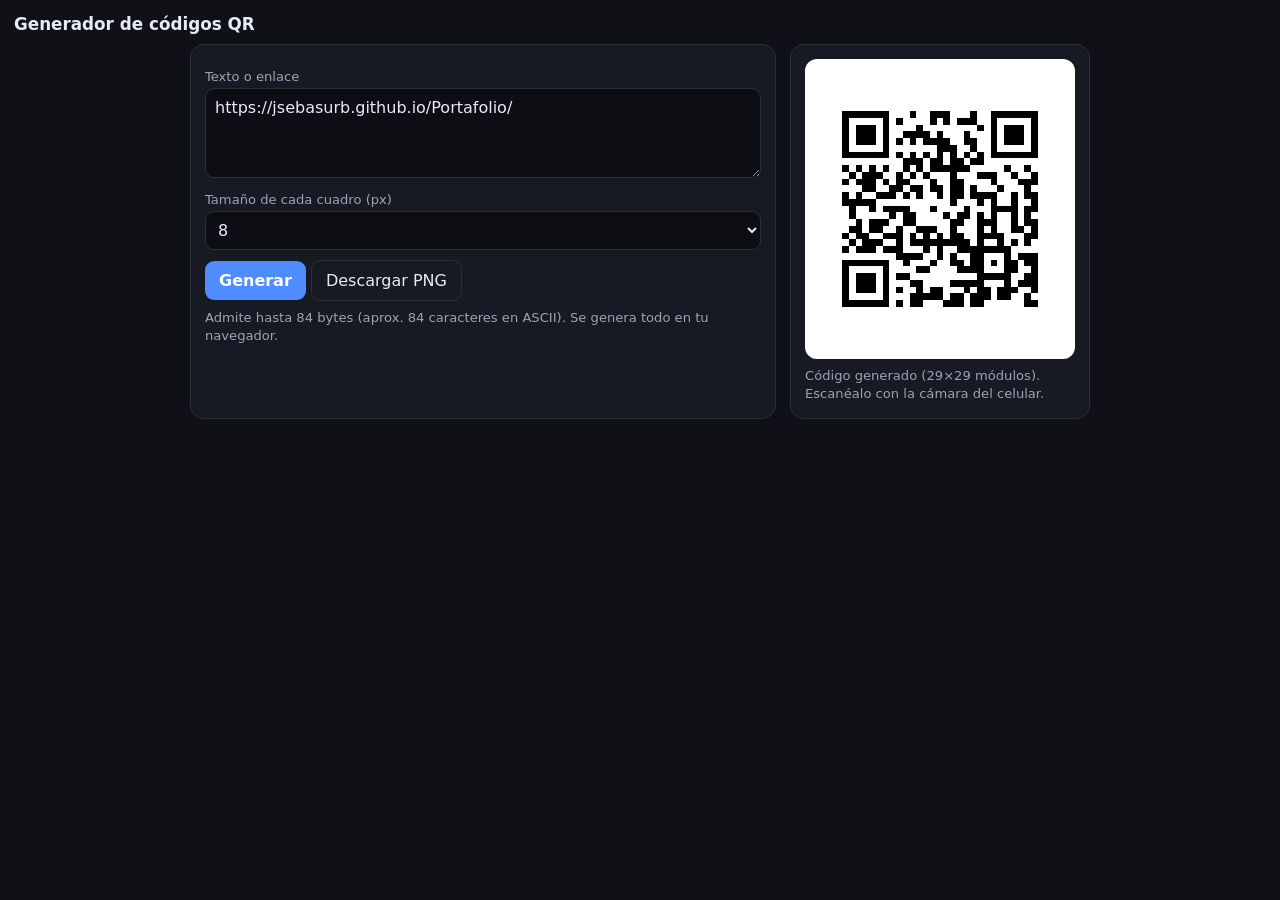
<file: silver/assets/tools/qr-codigo.html>
<!DOCTYPE html>
<html lang="es"><head><meta charset="UTF-8"><meta name="viewport" content="width=device-width, initial-scale=1"><title>Generador de códigos QR</title>
<style>
:root{--bg:#0f1116;--panel:#171a22;--line:#2a2f3c;--text:#e8ebf2;--muted:#9aa3b8;--acc:#4f8cff}
*{box-sizing:border-box}body{margin:0;background:var(--bg);color:var(--text);font-family:system-ui,-apple-system,Segoe UI,Roboto,sans-serif;padding:14px}
h1{font-size:1.05rem;margin:0 0 10px}.grid{display:grid;grid-template-columns:minmax(0,1fr) 300px;gap:14px;max-width:900px;margin:0 auto}
@media(max-width:760px){.grid{grid-template-columns:1fr}}
.panel{background:var(--panel);border:1px solid var(--line);border-radius:14px;padding:14px}
label{display:block;font-size:.82rem;color:var(--muted);margin:10px 0 4px}
textarea{width:100%;min-height:90px;background:#0c0e13;color:var(--text);border:1px solid var(--line);border-radius:9px;padding:9px;font:inherit;resize:vertical}
select,input[type=number]{width:100%;background:#0c0e13;color:var(--text);border:1px solid var(--line);border-radius:9px;padding:8px;font:inherit}
button{background:var(--acc);color:#fff;border:0;border-radius:9px;padding:10px 14px;font:inherit;font-weight:600;cursor:pointer;margin-top:10px}
button.ghost{background:transparent;color:var(--text);border:1px solid var(--line);font-weight:500}
.out{display:flex;align-items:center;justify-content:center;background:#fff;border-radius:12px;min-height:300px;padding:10px}
canvas{max-width:100%;height:auto;image-rendering:pixelated}
.info{color:var(--muted);font-size:.82rem;margin-top:8px;line-height:1.4}.err{color:#ff8a8a}
</style></head><body>
<h1>Generador de códigos QR</h1>
<div class="grid">
<section class="panel">
  <label for="txt">Texto o enlace</label>
  <textarea id="txt" placeholder="https://jsebasurb.github.io/Portafolio/">https://jsebasurb.github.io/Portafolio/</textarea>
  <label for="sc">Tamaño de cada cuadro (px)</label>
  <select id="sc"><option value="6">6</option><option value="8" selected>8</option><option value="10">10</option><option value="12">12</option></select>
  <div class="row"><button id="mk">Generar</button> <button id="dl" class="ghost">Descargar PNG</button></div>
  <div class="info" id="info">Admite hasta 84 bytes (aprox. 84 caracteres en ASCII). Se genera todo en tu navegador.</div>
</section>
<section class="panel"><div class="out"><canvas id="cv" width="10" height="10"></canvas></div><div class="info" id="msg"></div></section>
</div>
<script>
(function(){
  /* ---- Galois field GF(256) y Reed-Solomon ---- */
  var EXP=new Array(512), LOG=new Array(256), x=1, i;
  for(i=0;i<255;i++){EXP[i]=x;LOG[x]=i;x<<=1;if(x&0x100)x^=0x11D;}
  for(i=255;i<512;i++)EXP[i]=EXP[i-255];
  function gmul(a,b){return (a&&b)?EXP[LOG[a]+LOG[b]]:0;}
  function rsDivisor(deg){
    var d=new Array(deg).fill(0);d[deg-1]=1;var root=1;
    for(var k=0;k<deg;k++){
      for(var j=0;j<deg;j++){d[j]=gmul(d[j],root);if(j+1<deg)d[j]^=d[j+1];}
      root=gmul(root,2);
    }
    return d;
  }
  function rsRemainder(data,div){
    var deg=div.length, res=new Array(deg).fill(0);
    data.forEach(function(b){var f=b^res.shift();res.push(0);for(var j=0;j<deg;j++)res[j]^=gmul(div[j],f);});
    return res;
  }
  /* ---- versiones 1-5, nivel de corrección M ---- */
  var VER={1:{ec:10,blocks:[16]},2:{ec:16,blocks:[28]},3:{ec:26,blocks:[44]},4:{ec:18,blocks:[32,32]},5:{ec:24,blocks:[43,43]}};
  var ALIGN={2:[6,18],3:[6,22],4:[6,26],5:[6,30]};
  function utf8(s){return Array.from(unescape(encodeURIComponent(s))).map(function(c){return c.charCodeAt(0);});}
  function encodeData(bytes,v){
    var cap=VER[v].blocks.reduce(function(a,b){return a+b;},0);
    var bits=[];function put(val,n){for(var k=n-1;k>=0;k--)bits.push((val>>k)&1);}
    put(4,4);put(bytes.length,8);bytes.forEach(function(b){put(b,8);});
    var total=cap*8, term=Math.min(4,total-bits.length);for(k=0;k<term;k++)bits.push(0);
    while(bits.length%8)bits.push(0);
    var out=[];for(var q=0;q<bits.length;q+=8){var v8=0;for(var r=0;r<8;r++)v8=(v8<<1)|bits[q+r];out.push(v8);}
    var pad=[0xEC,0x11],pi=0;while(out.length<cap)out.push(pad[pi++%2]);
    return out;
  }
  function interleave(data,v){
    var spec=VER[v], blocks=[], pos=0;
    spec.blocks.forEach(function(len){blocks.push(data.slice(pos,pos+len));pos+=len;});
    var div=rsDivisor(spec.ec), ecc=blocks.map(function(b){return rsRemainder(b,div);});
    var out=[], maxD=Math.max.apply(null,spec.blocks);
    for(var i2=0;i2<maxD;i2++)blocks.forEach(function(b){if(i2<b.length)out.push(b[i2]);});
    for(var e=0;e<spec.ec;e++)ecc.forEach(function(b){out.push(b[e]);});
    return out;
  }
  /* ---- matriz ---- */
  function build(codewords,v,mask){
    var n=17+4*v, M=[], F=[], i2,j2;
    for(i2=0;i2<n;i2++){M.push(new Array(n).fill(0));F.push(new Array(n).fill(false));}
    function set(x2,y2,val,func){M[y2][x2]=val?1:0;if(func)F[y2][x2]=true;}
    function finder(cx,cy){for(var dy=-1;dy<=7;dy++)for(var dx=-1;dx<=7;dx++){var X=cx+dx,Y=cy+dy;if(X<0||Y<0||X>=n||Y>=n)continue;var inside=dx>=0&&dx<=6&&dy>=0&&dy<=6;var d=Math.max(Math.abs(dx-3),Math.abs(dy-3));set(X,Y,inside&&d!==2,true);}}
    finder(0,0);finder(n-7,0);finder(0,n-7);
    for(i2=8;i2<n-8;i2++){set(i2,6,i2%2===0,true);set(6,i2,i2%2===0,true);}
    if(v>=2){var a=ALIGN[v],last=a[a.length-1];a.forEach(function(ay){a.forEach(function(ax){if((ax===6&&ay===6)||(ax===6&&ay===last)||(ax===last&&ay===6))return;for(var dy=-2;dy<=2;dy++)for(var dx=-2;dx<=2;dx++){var d=Math.max(Math.abs(dx),Math.abs(dy));set(ax+dx,ay+dy,d!==1,true);}});});}
    /* reservar área de formato */
    for(i2=0;i2<9;i2++){F[8][i2]=true;F[i2][8]=true;}
    for(i2=0;i2<8;i2++){F[n-1-i2][8]=true;F[8][n-1-i2]=true;}
    set(8,n-8,1,true);
    /* colocar datos en zigzag */
    var bi=0, total=codewords.length*8;
    for(var right=n-1;right>=1;right-=2){
      if(right===6)right=5;
      for(var vert=0;vert<n;vert++)for(var jj=0;jj<2;jj++){
        var X2=right-jj, upward=((right+1)&2)===0, Y2=upward?n-1-vert:vert;
        if(!F[Y2][X2]&&bi<total){M[Y2][X2]=(codewords[bi>>3]>>(7-(bi&7)))&1;bi++;}
      }
    }
    /* máscara */
    var MF=[function(x3,y3){return (x3+y3)%2===0;},function(x3,y3){return y3%2===0;},function(x3,y3){return x3%3===0;},function(x3,y3){return (x3+y3)%3===0;},
      function(x3,y3){return (Math.floor(y3/2)+Math.floor(x3/3))%2===0;},function(x3,y3){return (x3*y3)%2+(x3*y3)%3===0;},
      function(x3,y3){return ((x3*y3)%2+(x3*y3)%3)%2===0;},function(x3,y3){return ((x3+y3)%2+(x3*y3)%3)%2===0;}];
    for(var y4=0;y4<n;y4++)for(var x4=0;x4<n;x4++)if(!F[y4][x4]&&MF[mask](x4,y4))M[y4][x4]^=1;
    /* formato: nivel M = 00 */
    var d5=(0<<3)|mask, rem=d5<<10; for(var k=14;k>=10;k--)if((rem>>k)&1)rem^=0x537<<(k-10);
    var fb=((d5<<10)|rem)^0x5412;
    function bit(k){return (fb>>k)&1;}
    for(i2=0;i2<=5;i2++)M[i2][8]=bit(i2);
    M[7][8]=bit(6);M[8][8]=bit(7);M[8][7]=bit(8);
    for(i2=9;i2<15;i2++)M[8][14-i2]=bit(i2);
    for(i2=0;i2<8;i2++)M[8][n-1-i2]=bit(i2);
    for(i2=8;i2<15;i2++)M[n-15+i2][8]=bit(i2);
    M[n-8][8]=1;
    return M;
  }
  function penalty(M){
    var n=M.length,p=0,i2,j2;
    for(i2=0;i2<n;i2++){var run=1;for(j2=1;j2<=n;j2++){if(j2<n&&M[i2][j2]===M[i2][j2-1])run++;else{if(run>=5)p+=3+(run-5);run=1;}}}
    for(j2=0;j2<n;j2++){var run2=1;for(i2=1;i2<=n;i2++){if(i2<n&&M[i2][j2]===M[i2-1][j2])run2++;else{if(run2>=5)p+=3+(run2-5);run2=1;}}}
    for(i2=0;i2<n-1;i2++)for(j2=0;j2<n-1;j2++){var c=M[i2][j2];if(c===M[i2][j2+1]&&c===M[i2+1][j2]&&c===M[i2+1][j2+1])p+=3;}
    var pat1=[1,0,1,1,1,0,1,0,0,0,0],pat2=[0,0,0,0,1,0,1,1,1,0,1];
    function m(a){for(var k=0;k+11<=a.length;k++){var ok1=true,ok2=true;for(var q=0;q<11;q++){if(a[k+q]!==pat1[q])ok1=false;if(a[k+q]!==pat2[q])ok2=false;}if(ok1||ok2)p+=40;}}
    for(i2=0;i2<n;i2++){m(M[i2]);m(M.map(function(r){return r[i2];}));}
    var dark=0;M.forEach(function(r){r.forEach(function(c){dark+=c;});});
    var pct=dark*100/(n*n);p+=Math.floor(Math.abs(pct-50)/5)*10;
    return p;
  }
  function makeQR(text){
    var bytes=utf8(text), v=0;
    for(var cand=1;cand<=5;cand++){var cap=VER[cand].blocks.reduce(function(a,b){return a+b;},0);if(4+8+bytes.length*8<=cap*8){v=cand;break;}}
    if(!v)return null;
    var cw=interleave(encodeData(bytes,v),v);
    var best=null,bp=Infinity;
    for(var mask=0;mask<8;mask++){var M=build(cw,v,mask),p=penalty(M);if(p<bp){bp=p;best=M;}}
    return best;
  }
  /* ---- interfaz ---- */
  var cv=document.getElementById('cv'), ctx=cv.getContext('2d');
  function draw(){
    var t=document.getElementById('txt').value;
    var msg=document.getElementById('msg');
    if(!t){msg.className='info err';msg.textContent='Escribe un texto o enlace.';return;}
    var M=makeQR(t);
    if(!M){msg.className='info err';msg.textContent='El texto es demasiado largo para este generador (máximo 84 bytes).';return;}
    var s=parseInt(document.getElementById('sc').value,10), q=4, n=M.length, size=(n+2*q)*s;
    cv.width=size;cv.height=size;ctx.fillStyle='#fff';ctx.fillRect(0,0,size,size);ctx.fillStyle='#000';
    for(var y=0;y<n;y++)for(var x=0;x<n;x++)if(M[y][x])ctx.fillRect((x+q)*s,(y+q)*s,s,s);
    msg.className='info';msg.textContent='Código generado ('+n+'×'+n+' módulos). Escanéalo con la cámara del celular.';
  }
  document.getElementById('mk').onclick=draw;
  document.getElementById('dl').onclick=function(){cv.toBlob(function(b){var a=document.createElement('a');a.href=URL.createObjectURL(b);a.download='codigo-qr.png';document.body.appendChild(a);a.click();a.remove();},'image/png');};
  document.getElementById('txt').addEventListener('keydown',function(e){if(e.key==='Enter'&&(e.ctrlKey||e.metaKey)){draw();}});
  window.__qr=makeQR;
  draw();
})();
</script><script data-i18n>(function(){
if(new URLSearchParams(location.search).get("lang")!=="en")return;
document.documentElement.lang="en";
var D={"Generador de códigos QR": "QR code generator", "Texto o enlace": "Text or link", "Tamaño de cada cuadro (px)": "Size of each square (px)", "Generar": "Generate", "Descargar PNG": "Download PNG", "Admite hasta 84 bytes (aprox. 84 caracteres en ASCII). Se genera todo en tu navegador.": "Supports up to 84 bytes (about 84 ASCII characters). Everything is generated in your browser.", "Escribe un texto o enlace.": "Write a text or link.", "El texto es demasiado largo para este generador (máximo 84 bytes).": "The text is too long for this generator (maximum 84 bytes)."};
var RX=[["^Código generado \\((\\d+)×(\\d+) módulos\\)\\. Escanéalo con la cámara del celular\\.$", "Code generated (\\1×\\2 modules). Scan it with your phone camera."]];
function one(t){if(D[t]!==undefined)return D[t];for(var i=0;i<RX.length;i++){var re=new RegExp(RX[i][0]);if(re.test(t))return t.replace(re,RX[i][1]);}return null;}
function tr(s){var t=s.trim();if(!t)return s;var out=one(t);if(out===null){if(t.indexOf("← ")===0){var r=one(t.slice(2));if(r!==null)out="← "+r;}else if(t.slice(-2)===" →"){var r2=one(t.slice(0,-2));if(r2!==null)out=r2+" →";}}if(out===null)return s;return s.replace(t,out);}
function attrs(root){root.querySelectorAll&&root.querySelectorAll("[placeholder],[aria-label],[title]").forEach(function(e){["placeholder","aria-label","title"].forEach(function(a){if(e.hasAttribute(a)){var v=e.getAttribute(a).trim(),nv=one(v);if(nv)e.setAttribute(a,nv);}});});}
function walk(root){var w=document.createTreeWalker(root,NodeFilter.SHOW_TEXT,null),n;while((n=w.nextNode())){var nv=tr(n.nodeValue);if(nv!==n.nodeValue)n.nodeValue=nv;}attrs(root);}
walk(document.body);
document.title=tr(document.title);
new MutationObserver(function(ms){ms.forEach(function(m){m.addedNodes.forEach(function(n){if(n.nodeType===1)walk(n);else if(n.nodeType===3){var nv=tr(n.nodeValue);if(nv!==n.nodeValue)n.nodeValue=nv;}});});}).observe(document.body,{childList:true,subtree:true});
})();</script>
</body></html>
</file>
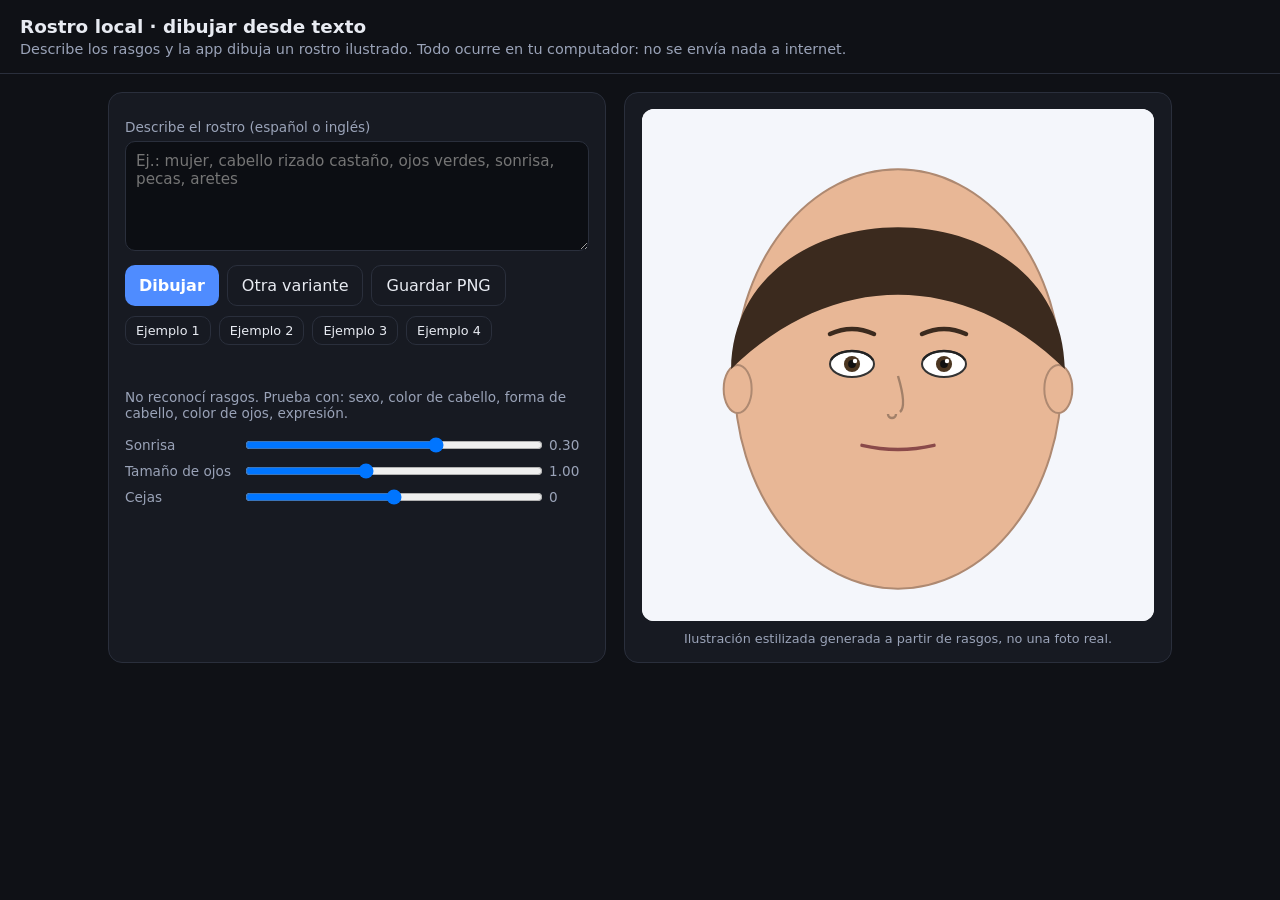
<file: silver/assets/tools/rostro-local.html>
<!DOCTYPE html>
<html lang="es">
<head>
<meta charset="UTF-8">
<meta name="viewport" content="width=device-width, initial-scale=1">
<title>Rostro local · dibujar desde texto</title>
<style>
  :root{--bg:#0f1116;--panel:#171a22;--line:#2a2f3c;--text:#e8ebf2;--muted:#9aa3b8;--acc:#4f8cff}
  *{box-sizing:border-box}
  body{margin:0;background:var(--bg);color:var(--text);font-family:system-ui,-apple-system,Segoe UI,Roboto,sans-serif;min-height:100vh}
  header{padding:16px 20px;border-bottom:1px solid var(--line)}
  header h1{margin:0;font-size:1.15rem}
  header p{margin:4px 0 0;color:var(--muted);font-size:.9rem}
  main{display:grid;grid-template-columns:minmax(0,1fr) minmax(0,1.1fr);gap:18px;padding:18px;max-width:1100px;margin:0 auto}
  @media(max-width:820px){main{grid-template-columns:1fr}}
  .panel{background:var(--panel);border:1px solid var(--line);border-radius:14px;padding:16px}
  label{display:block;font-size:.85rem;color:var(--muted);margin:10px 0 6px}
  textarea{width:100%;min-height:110px;resize:vertical;background:#0c0e13;color:var(--text);border:1px solid var(--line);border-radius:10px;padding:10px;font:inherit;font-size:.95rem}
  textarea:focus{outline:2px solid var(--acc);border-color:transparent}
  .row{display:flex;gap:8px;flex-wrap:wrap;margin-top:10px}
  button{background:var(--acc);color:#fff;border:0;border-radius:10px;padding:10px 14px;font:inherit;font-weight:600;cursor:pointer}
  button.ghost{background:transparent;color:var(--text);border:1px solid var(--line);font-weight:500}
  button:focus-visible{outline:2px solid #fff;outline-offset:2px}
  .ex{font-size:.8rem;padding:6px 10px;background:#222838;color:var(--text);font-weight:500}
  .chips{display:flex;flex-wrap:wrap;gap:6px;margin-top:8px;min-height:28px}
  .chip{background:#223152;color:#cfe0ff;border-radius:999px;padding:4px 10px;font-size:.8rem}
  .chip.neg{background:#3a2230;color:#ffc9d6}
  .hint{color:var(--muted);font-size:.85rem;margin-top:8px}
  .sliders{margin-top:14px}
  .sl{display:grid;grid-template-columns:110px 1fr 40px;align-items:center;gap:8px;font-size:.85rem;color:var(--muted);margin:6px 0}
  input[type=range]{width:100%}
  canvas{width:100%;height:auto;max-width:512px;display:block;margin:0 auto;background:#fff;border-radius:12px}
  .foot{color:var(--muted);font-size:.8rem;margin-top:10px;text-align:center}
</style>
</head>
<body>
<header>
  <h1>Rostro local · dibujar desde texto</h1>
  <p>Describe los rasgos y la app dibuja un rostro ilustrado. Todo ocurre en tu computador: no se envía nada a internet.</p>
</header>
<main>
  <section class="panel">
    <label for="prompt">Describe el rostro (español o inglés)</label>
    <textarea id="prompt" placeholder="Ej.: mujer, cabello rizado castaño, ojos verdes, sonrisa, pecas, aretes"></textarea>
    <div class="row">
      <button id="draw">Dibujar</button>
      <button class="ghost" id="variant">Otra variante</button>
      <button class="ghost" id="save">Guardar PNG</button>
    </div>
    <div class="row">
      <button class="ghost ex" data-ex="mujer, cabello rizado castaño, ojos verdes, sonrisa, pecas, aretes">Ejemplo 1</button>
      <button class="ghost ex" data-ex="hombre, barba corta, cabello corto negro, ojos cafés, gafas, serio">Ejemplo 2</button>
      <button class="ghost ex" data-ex="anciano, cabello blanco, arrugas, ojos azules, sonrisa, gorra">Ejemplo 3</button>
      <button class="ghost ex" data-ex="niño, cabello rubio, ojos grandes azules, sorpresa, pecas">Ejemplo 4</button>
    </div>
    <div class="chips" id="chips"></div>
    <div class="hint" id="hint">Reconocidos aparecen como etiquetas. Los que no entiendo se marcan en rojo.</div>
    <div class="sliders">
      <div class="sl"><span>Sonrisa</span><input type="range" aria-label="Sonrisa" id="s-smile" min="-1" max="1" step="0.05" value="0"><span id="v-smile">0</span></div>
      <div class="sl"><span>Tamaño de ojos</span><input type="range" aria-label="Tamaño de ojos" id="s-eyes" min="0.6" max="1.6" step="0.05" value="1"><span id="v-eyes">1</span></div>
      <div class="sl"><span>Cejas</span><input type="range" aria-label="Cejas" id="s-brow" min="-1" max="1" step="0.05" value="0"><span id="v-brow">0</span></div>
    </div>
  </section>
  <section class="panel">
    <canvas id="cv" width="512" height="512" aria-label="Rostro dibujado"></canvas>
    <div class="foot">Ilustración estilizada generada a partir de rasgos, no una foto real.</div>
  </section>
</main>
<script>
(function () {
  /* ---------- 1. Interpretar el texto ---------- */
  var RULES = {
    sexo: [
      { k: 'mujer', re: /\b(mujer|femenina?|chica|senora|woman|female|girl|lady)\b/ },
      { k: 'hombre', re: /\b(hombre|masculino|chico|senor|man|male|boy|guy)\b/ }
    ],
    edad: [
      { k: 'niño', re: /\b(nino|nina|nino|nina|infantil|child|kid|boy|girl)\b/, set: { child: 1 } },
      { k: 'anciano', re: /\b(anciano|anciana|viejo|vieja|mayor|old|elderly|senior)\b/, set: { wrinkles: 1, age: 1 } },
      { k: 'joven', re: /\b(joven|young)\b/ }
    ],
    piel: [],
    cabello_color: [],
    peinado: [
      { k: 'cabello rizado', re: /\b(rizad[oa]s?|crespo|curly|curls)\b/, style: 'rizado' },
      { k: 'cabello largo', re: /\b(largo|larga|long)\b/, style: 'largo' },
      { k: 'cabello corto', re: /\b(corto|corta|short)\b/, style: 'corto' },
      { k: 'afro', re: /\b(afro)\b/, style: 'afro' },
      { k: 'trenza', re: /\b(trenza|trenzas|braid|braids)\b/, style: 'trenza' },
      { k: 'moño', re: /\b(mo[nn]o|bun)\b/, style: 'mono' },
      { k: 'calvo', re: /\b(calv[oa]|bald)\b/, style: 'calvo' },
      { k: 'cabello liso', re: /\b(liso|lisa|straight)\b/, style: 'corto' }
    ],
    ojos_color: [],
    ojos_forma: [
      { k: 'ojos grandes', re: /\bojos? grandes?|big eyes|large eyes\b/, eyeScale: 1.3 },
      { k: 'ojos pequeños', re: /\bojos? peque(ñ|n)os?|small eyes\b/, eyeScale: 0.8 },
      { k: 'ojos rasgados', re: /\bojos? rasgados?|slanted eyes|almond eyes\b/, slant: 1 }
    ],
    cejas: [
      { k: 'cejas gruesas', re: /\bcejas? (gruesas?|pobladas?)|thick eyebrows\b/, brow: 1.6 },
      { k: 'cejas finas', re: /\bcejas? finas?|thin eyebrows\b/, brow: 0.7 }
    ],
    rostro: [
      { k: 'rostro redondo', re: /\b(redond[oa]|round)\b/, face: 'redondo' },
      { k: 'rostro ovalado', re: /\b(oval(ado|ada)?|oval)\b/, face: 'ovalado' },
      { k: 'rostro cuadrado', re: /\b(cuadrad[oa]|square|mandibula)\b/, face: 'cuadrado' },
      { k: 'rostro alargado', re: /\b(alargad[oa]|larg[oa] de cara|long face)\b/, face: 'alargado' }
    ],
    expresion: [
      { k: 'sonrisa', re: /\b(sonrisa|sonriente|sonrie|sonriendo|smile|smiling|feliz|happy|alegre)\b/, smile: 0.9 },
      { k: 'triste', re: /\b(triste|sad|llorando|melancolico)\b/, smile: -0.8 },
      { k: 'serio', re: /\b(serio|seria|neutral|serious|calm|tranquilo)\b/, smile: 0 },
      { k: 'enojado', re: /\b(enojad[oa]|enfadad[oa]|furioso|angry|mad)\b/, smile: -0.5, brow: -1 },
      { k: 'sorpresa', re: /\b(sorpresa|sorprendid[oa]|surprised|shock)\b/, smile: 0, surprised: 1 },
      { k: 'guiño', re: /\b(gui[nn]o|wink|winking)\b/, wink: 1, smile: 0.6 }
    ],
    vello: [
      { k: 'barba', re: /\b(barba|barbudo|bearded|beard)\b/, beard: 1 },
      { k: 'bigote', re: /\b(bigote|mustache|moustache)\b/, mustache: 1 },
      { k: 'sin barba', re: /\b(sin barba|afeitad[oa]|clean shaven)\b/, beard: 0, mustache: 0 }
    ],
    extras: [
      { k: 'gafas', re: /\b(gafas|lentes|anteojos|glasses|eyeglasses|spectacles)\b/, glasses: 1 },
      { k: 'gafas de sol', re: /\b(gafas de sol|lentes de sol|sunglasses|shades)\b/, glasses: 2 },
      { k: 'aretes', re: /\b(aretes|pendientes|earrings|pendants)\b/, earrings: 1 },
      { k: 'gorra', re: /\b(gorra|cap|baseball cap)\b/, hat: 'gorra' },
      { k: 'sombrero', re: /\b(sombrero|hat)\b/, hat: 'sombrero' },
      { k: 'pecas', re: /\b(pecas|freckles|pecoso|pecosa)\b/, freckles: 1 },
      { k: 'lunar', re: /\b(lunar|mole|beauty mark)\b/, mole: 1 },
      { k: 'arrugas', re: /\b(arrugas|arrugado|arrugada|wrinkles|wrinkled)\b/, wrinkles: 1 }
    ]
  };
  function norm(s) { return s.toLowerCase().normalize('NFD').replace(/[\u0300-\u036f]/g, '').replace(/ñ/g, 'n'); }
  function parse(text) {
    var s = norm(text), f = { sexo: 'neutro', skin: '#e8b796', hair: '#3b2a1e', style: 'corto', eye: '#4b3621', eyeScale: 1, slant: 0,
      brow: 1, face: 'ovalado', smile: 0.3, surprised: 0, wink: 0, beard: 0, mustache: 0, glasses: 0, earrings: 0, hat: '', freckles: 0,
      mole: 0, wrinkles: 0, child: 0, age: 0 };
    var found = [];
    var clauses = s.split(/[,;.]| y | con /);
    var hairCl = clauses.filter(function (c) { return /\b(cabello|pelo|hair)\b/.test(c); }).join(' ');
    var eyeCl = clauses.filter(function (c) { return /\b(ojos?|eyes?)\b/.test(c); }).join(' ');
    var skinCl = clauses.filter(function (c) { return /\b(piel|tez|skin|tono)\b/.test(c); }).join(' ');
    var colorRules = [
      { k: 'cabello negro', re: /\b(negr[oa]s?|azabache|black)\b/, t: 'hair', v: '#1c1c1c' },
      { k: 'cabello castaño', re: /\b(castan[oa]|marron|chatain|brown hair|chestnut)\b/, t: 'hair', v: '#6b4226' },
      { k: 'cabello rubio', re: /\b(rubi[oa]|blond[ea]?|blonde|yellow hair)\b/, t: 'hair', v: '#e3c16f' },
      { k: 'cabello pelirrojo', re: /\b(pelirroj[oa]|rojiz[oa]|red hair|ginger)\b/, t: 'hair', v: '#b5482b' },
      { k: 'cabello canoso', re: /\b(blanc[oa]|canos[oa]|gris|white hair|gray hair|grey hair)\b/, t: 'hair', v: '#d9d9d9' },
      { k: 'cabello azul', re: /\b(azul|blue hair)\b/, t: 'hair', v: '#3a7bd5' },
      { k: 'cabello rosa', re: /\b(rosa|pink hair)\b/, t: 'hair', v: '#e7779a' },
      { k: 'cabello verde', re: /\b(verde|green hair)\b/, t: 'hair', v: '#3aa55c' },
      { k: 'cabello morado', re: /\b(morad[oa]|purple hair|violeta)\b/, t: 'hair', v: '#8a4fbf' },
      { k: 'ojos verdes', re: /\b(verdes?|green)\b/, t: 'eye', v: '#3aa55c' },
      { k: 'ojos azules', re: /\b(azules?|blue)\b/, t: 'eye', v: '#3a7bd5' },
      { k: 'ojos cafés', re: /\b(cafes?|marrones?|brown)\b/, t: 'eye', v: '#7a4a22' },
      { k: 'ojos negros', re: /\b(negr[oa]s?|black)\b/, t: 'eye', v: '#1a1a1a' },
      { k: 'ojos grises', re: /\b(grises?|gray|grey)\b/, t: 'eye', v: '#7d8b96' },
      { k: 'piel clara', re: /\b(piel clara|claro|clara|blanca|light|fair|pale)\b/, t: 'skin', v: '#f6d5bd' },
      { k: 'piel media', re: /\b(piel media|trigueno|triguena|medio|mestiz[oa]|olive|tan)\b/, t: 'skin', v: '#e8b796' },
      { k: 'piel morena', re: /\b(morena|morenos?|moreno|cafe con leche|tostada|brown|bronze)\b/, t: 'skin', v: '#c68a5e' },
      { k: 'piel oscura', re: /\b(piel oscura|oscura|negra|negro de piel|dark|black)\b/, t: 'skin', v: '#8d5a3b' },
    ];
    colorRules.forEach(function (r) {
      var src = r.t === 'hair' ? hairCl : r.t === 'eye' ? eyeCl : (skinCl + ' ' + (/\b(morena|moreno|tostada|tostado)\b/.test(s) && r.t === 'skin' ? s : ''));
      if (!src.trim() || !r.re.test(src)) return;
      found.push({ k: r.k });
      if (r.t === 'hair') f.hair = r.v; else if (r.t === 'eye') f.eye = r.v; else f.skin = r.v;
    });
    Object.keys(RULES).forEach(function (grp) {
      RULES[grp].forEach(function (r) {
        if (!r.re.test(s)) return;
        found.push({ k: r.k, neg: /^sin |sin /.test(r.k) });
        if (r.k === 'mujer' || r.k === 'hombre') f.sexo = r.k;
        if (r.skin) f.skin = r.skin;
        if (r.hair) f.hair = r.hair;
        if (r.style) f.style = r.style;
        if (r.eye) f.eye = r.eye;
        if (r.eyeScale) f.eyeScale = r.eyeScale;
        if (r.slant) f.slant = r.slant;
        if (r.brow && grp === 'cejas') f.brow = r.brow;
        if (r.brow && grp === 'expresion') f.brow = r.brow;
        if (r.face) f.face = r.face;
        if (r.smile !== undefined) f.smile = r.smile;
        if (r.surprised) f.surprised = r.surprised;
        if (r.wink) f.wink = r.wink;
        if (r.beard !== undefined) f.beard = r.beard;
        if (r.mustache !== undefined) f.mustache = r.mustache;
        if (r.glasses) f.glasses = r.glasses;
        if (r.earrings) f.earrings = r.earrings;
        if (r.hat) f.hat = r.hat;
        if (r.freckles) f.freckles = r.freckles;
        if (r.mole) f.mole = r.mole;
        if (r.wrinkles) f.wrinkles = r.wrinkles;
        if (r.set) Object.keys(r.set).forEach(function (k) { f[k] = r.set[k]; });
      });
    });
    if (found.some(function (x) { return x.k === 'gafas de sol'; })) found = found.filter(function (x) { return x.k !== 'gafas'; });
    if (f.child) { f.eyeScale = Math.max(f.eyeScale, 1.2); }
    if (f.age && f.wrinkles) f.wrinkles = 1;
    /* pelo lo más cercano al color pedido: si hay "calvo", sin pelo */
    if (f.style === 'calvo') f.hair = null;
    return { f: f, found: found };
  }
  /* ---------- 2. Dibujar ---------- */
  var cv = document.getElementById('cv'), ctx = cv.getContext('2d');
  var state = { f: null, seed: 1, smile: 0.3, eyes: 1, brow: 0 };
  function rnd(seed, k) { var x = Math.sin(seed * 999 + k * 37.1) * 10000; return x - Math.floor(x); }
  function draw() {
    var f = state.f, W = cv.width, H = cv.height, S = state.seed;
    ctx.clearRect(0, 0, W, H);
    ctx.fillStyle = '#f4f6fb'; ctx.fillRect(0, 0, W, H);
    var jit = function (k, a) { return (rnd(S, k) - 0.5) * a; };
    var cx = W / 2, cy = 270;
    var fw = { redondo: 180, ovalado: 165, cuadrado: 185, alargado: 145 }[f.face] || 165;
    var fh = { redondo: 185, ovalado: 215, cuadrado: 205, alargado: 240 }[f.face] || 215;
    if (f.child) { fw += 12; fh -= 10; }
    fw *= 1 + jit(1, 0.06); fh *= 1 + jit(2, 0.05);
    var sc = state.eyes, smile = state.smile, brow = state.brow;
    var skin = f.skin, hair = f.hair;
    /* cuello */
    ctx.fillStyle = shade(skin, -0.08); ctx.fillRect(cx - 42, cy + fh * 0.35, 84, 90);
    /* pelo de atrás */
    if (hair) {
      ctx.fillStyle = hair;
      if (f.style === 'afro') { ctx.beginPath(); ctx.arc(cx, cy - 20, fw * 0.78, 0, Math.PI * 2); ctx.fill(); }
      if (f.style === 'largo') { ctx.beginPath(); ctx.ellipse(cx, cy + 40, fw * 0.72, fh * 0.75, 0, 0, Math.PI * 2); ctx.fill(); }
      if (f.style === 'rizado') { for (var i = 0; i < 14; i++) { var a = Math.PI * (0.05 + i / 13 * 0.9); ctx.beginPath(); ctx.arc(cx + Math.cos(a + Math.PI) * fw * 0.85, cy - fh * 0.35 + Math.sin(a) * fh * 0.55 - 40, 26, 0, 7); ctx.fill(); } }
      if (f.style === 'trenza') { ctx.fillRect(cx - fw * 0.86, cy - 30, 26, 230); ctx.fillRect(cx + fw * 0.86 - 26, cy - 30, 26, 230); ctx.beginPath(); ctx.arc(cx - fw * 0.73, cy + 200, 16, 0, 7); ctx.fill(); ctx.beginPath(); ctx.arc(cx + fw * 0.73, cy + 200, 16, 0, 7); ctx.fill(); }
      if (f.style === 'mono') { ctx.beginPath(); ctx.arc(cx, cy - fh * 0.62, 46, 0, 7); ctx.fill(); }
    }
    /* cabeza */
    ctx.fillStyle = skin; faceShape(cx, cy, fw, fh, f.face, f.sexo === 'hombre' ? 1.08 : 1);
    ctx.fill(); ctx.strokeStyle = shade(skin, -0.25); ctx.lineWidth = 2; ctx.stroke();
    /* orejas */
    ctx.fillStyle = skin; ctx.strokeStyle = shade(skin, -0.25);
    [-1, 1].forEach(function (side) { ctx.beginPath(); ctx.ellipse(cx + side * fw * 0.98, cy + 10, 14, 24, 0, 0, Math.PI * 2); ctx.fill(); ctx.stroke(); });
    if (f.earrings) { ctx.fillStyle = '#e6b422'; [-1, 1].forEach(function (side) { ctx.beginPath(); ctx.arc(cx + side * fw * 0.98, cy + 38, 6, 0, 7); ctx.fill(); }); }
    /* pelo de delante */
    if (hair && f.style !== 'calvo' && f.style !== 'afro') {
      ctx.fillStyle = hair;
      ctx.beginPath(); ctx.moveTo(cx - fw * 1.02, cy - 10);
      ctx.bezierCurveTo(cx - fw * 1.0, cy - fh * 0.95, cx + fw * 1.0, cy - fh * 0.95, cx + fw * 1.02, cy - 10);
      ctx.bezierCurveTo(cx + fw * 0.4, cy - fh * 0.52, cx - fw * 0.4, cy - fh * 0.52, cx - fw * 1.02, cy - 10);
      ctx.closePath(); ctx.fill();
      if (f.style === 'rizado') { for (var j = 0; j < 9; j++) { ctx.beginPath(); ctx.arc(cx - fw * 0.9 + j * fw * 0.22, cy - fh * 0.72 + (j % 2) * 10, 22, 0, 7); ctx.fill(); } }
    }
    if (f.style === 'afro' && hair) { ctx.fillStyle = hair; ctx.beginPath(); ctx.ellipse(cx, cy - fh * 0.42, fw * 0.92, fh * 0.42, 0, Math.PI, 0); ctx.fill(); }
    /* sombrero / gorra */
    if (f.hat === 'sombrero') { ctx.fillStyle = '#8b5a2b'; ctx.beginPath(); ctx.ellipse(cx, cy - fh * 0.55, fw * 1.35, 26, 0, 0, Math.PI * 2); ctx.fill(); ctx.fillRect(cx - fw * 0.6, cy - fh * 0.98, fw * 1.2, fh * 0.42); }
    if (f.hat === 'gorra') { ctx.fillStyle = '#2c4bb0'; ctx.beginPath(); ctx.arc(cx, cy - fh * 0.5, fw * 0.8, Math.PI, 0); ctx.closePath(); ctx.fill(); ctx.fillStyle = '#1e3380'; ctx.beginPath(); ctx.ellipse(cx + fw * 0.25, cy - fh * 0.44, fw * 0.62, 16, 0, 0, Math.PI * 2); ctx.fill(); }
    /* arrugas (frente y ojos) */
    if (f.wrinkles) { ctx.strokeStyle = shade(skin, -0.35); ctx.lineWidth = 2; [-0.2, 0, 0.2].forEach(function (d) { ctx.beginPath(); ctx.moveTo(cx - 55, cy - 90 + d * 18); ctx.quadraticCurveTo(cx, cy - 98 + d * 18, cx + 55, cy - 90 + d * 18); ctx.stroke(); }); }
    /* ojos */
    var ey = cy - 15, ex = 46 * (f.child ? 1.08 : 1), eScale = f.eyeScale * sc;
    [-1, 1].forEach(function (side) {
      var x = cx + side * ex, isWink = f.wink && side === 1;
      if (isWink) { ctx.strokeStyle = '#222'; ctx.lineWidth = 3; ctx.beginPath(); ctx.arc(x, ey + 2, 14, Math.PI * 0.15, Math.PI * 0.85); ctx.stroke(); return; }
      ctx.fillStyle = '#ffffff'; ctx.strokeStyle = '#333'; ctx.lineWidth = 2;
      var ew = 22 * eScale, eh = 13 * eScale;
      ctx.beginPath(); ctx.ellipse(x, ey, ew, eh, 0, 0, Math.PI * 2); ctx.fill(); ctx.stroke();
      ctx.fillStyle = f.eye; ctx.beginPath(); ctx.arc(x, ey, Math.min(ew, eh) * 0.62, 0, 7); ctx.fill();
      ctx.fillStyle = '#111'; ctx.beginPath(); ctx.arc(x, ey, Math.min(ew, eh) * 0.3, 0, 7); ctx.fill();
      ctx.fillStyle = '#fff'; ctx.beginPath(); ctx.arc(x + 3, ey - 3, 2.2, 0, 7); ctx.fill();
      if (f.slant) { ctx.fillStyle = skin; ctx.beginPath(); ctx.moveTo(x - ew - 2, ey - 1); ctx.lineTo(x + side * ew * 0.9 + side * 3, ey - eh * 0.9 - side * 4); ctx.lineTo(x + ew + 2, ey - eh - 4); ctx.lineTo(x + ew + 2, ey - eh - 10); ctx.lineTo(x - ew - 2, ey - 10); ctx.fill(); }
      /* pestañas arriba */
      ctx.strokeStyle = '#222'; ctx.lineWidth = 2.4; ctx.beginPath(); ctx.ellipse(x, ey, ew, eh, 0, Math.PI * 1.1, Math.PI * 1.9); ctx.stroke();
      if (f.glasses === 1) { ctx.strokeStyle = '#333'; ctx.lineWidth = 3; ctx.beginPath(); ctx.arc(x, ey, ew + 9, 0, Math.PI * 2); ctx.stroke(); }
      if (f.glasses === 2) { ctx.fillStyle = 'rgba(20,20,25,0.9)'; ctx.strokeStyle = '#111'; ctx.lineWidth = 3; ctx.beginPath(); ctx.ellipse(x, ey, ew + 10, eh + 9, 0, 0, Math.PI * 2); ctx.fill(); ctx.stroke(); }
    });
    if (f.glasses) { ctx.strokeStyle = f.glasses === 2 ? '#111' : '#333'; ctx.lineWidth = 3; ctx.beginPath(); ctx.moveTo(cx - ex + 32 * (f.child ? 1 : 1), ey - 2); ctx.lineTo(cx + ex - 32, ey - 2); ctx.stroke(); }
    /* cejas */
    var bw = f.brow * brow >= 0 ? 1 : 1;
    ctx.strokeStyle = hair || '#3a2a1f'; ctx.lineCap = 'round'; ctx.lineWidth = 4.5 * f.brow;
    [-1, 1].forEach(function (side) {
      var x = cx + side * ex, tilt = (state.brow) * 9 * side * -1 + (f.brow < 1 ? 0 : 0);
      if (f.surprised) tilt -= 5;
      ctx.beginPath(); ctx.moveTo(x - side * 22, ey - 30 + tilt); ctx.quadraticCurveTo(x, ey - 40 - (f.surprised ? 6 : 0) + tilt * 0.4, x + side * 22, ey - 30 + tilt); ctx.stroke();
    });
    ctx.lineCap = 'butt';
    /* nariz */
    ctx.strokeStyle = shade(skin, -0.3); ctx.lineWidth = 2.4; ctx.beginPath(); ctx.moveTo(cx, ey + 12); ctx.quadraticCurveTo(cx + 9, ey + 42, cx + 2, ey + 48); ctx.stroke();
    ctx.beginPath(); ctx.arc(cx - 6, ey + 50, 4, 0, Math.PI); ctx.stroke();
    /* lunar */
    if (f.mole) { ctx.fillStyle = '#4a2c1a'; ctx.beginPath(); ctx.arc(cx + 70, cy + 40, 3.5, 0, 7); ctx.fill(); }
    /* pecas */
    if (f.freckles) { ctx.fillStyle = 'rgba(120,60,30,0.7)'; for (var k = 0; k < 14; k++) { var fx = cx + (rnd(S, 100 + k) - 0.5) * 110, fy = cy + 25 + rnd(S, 200 + k) * 22; if (Math.abs(fx - cx) < 22) continue; ctx.beginPath(); ctx.arc(fx, fy, 2.3, 0, 7); ctx.fill(); } }
    /* boca */
    var my = cy + 68, mw = f.child ? 30 : 36, mx = cx;
    if (f.surprised) { ctx.fillStyle = '#7a2a33'; ctx.strokeStyle = '#4a1a20'; ctx.lineWidth = 2; ctx.beginPath(); ctx.ellipse(mx, my + 4, 14, 18, 0, 0, Math.PI * 2); ctx.fill(); ctx.stroke(); }
    else {
      var lip = f.sexo === 'mujer' ? '#b5485c' : '#8a4a4a';
      var curve = smile * 22;
      ctx.strokeStyle = lip; ctx.lineWidth = 3.5; ctx.lineCap = 'round';
      ctx.beginPath(); ctx.moveTo(mx - mw, my - curve * 0.25); ctx.quadraticCurveTo(mx, my + curve + (smile < 0 ? -curve : 0), mx + mw, my - curve * 0.25); ctx.stroke();
      if (smile > 0.5) { ctx.fillStyle = '#fff'; ctx.beginPath(); ctx.moveTo(mx - mw + 6, my - curve * 0.25 + 1); ctx.quadraticCurveTo(mx, my + curve * 0.9, mx + mw - 6, my - curve * 0.25 + 1); ctx.lineTo(mx + mw - 6, my + curve * 0.5); ctx.quadraticCurveTo(mx, my + curve * 1.1 + 6, mx - mw + 6, my + curve * 0.5); ctx.fill(); }
      ctx.lineCap = 'butt';
    }
    /* bigote y barba */
    if (f.mustache || f.beard) {
      ctx.fillStyle = hair || '#3a2a1f';
      if (f.beard) { ctx.beginPath(); ctx.moveTo(cx - fw * 0.92, cy + 20); ctx.quadraticCurveTo(cx, cy + 128, cx + fw * 0.92, cy + 20); ctx.quadraticCurveTo(cx + fw * 0.95, cy + fh * 0.95, cx, cy + fh * 1.02); ctx.quadraticCurveTo(cx - fw * 0.95, cy + fh * 0.95, cx - fw * 0.92, cy + 20); ctx.closePath(); ctx.fill(); }
      if (f.mustache) { ctx.beginPath(); ctx.moveTo(cx - 40, my - 10); ctx.quadraticCurveTo(cx - 18, my - 22, cx, my - 8); ctx.quadraticCurveTo(cx + 18, my - 22, cx + 40, my - 10); ctx.quadraticCurveTo(cx + 18, my - 2, cx, my - 6); ctx.quadraticCurveTo(cx - 18, my - 2, cx - 40, my - 10); ctx.fill(); }
    }
  }
  function faceShape(cx, cy, fw, fh, kind, jaw) {
    var c = ctx; c.beginPath();
    if (kind === 'cuadrado') {
      c.moveTo(cx, cy - fh); c.bezierCurveTo(cx + fw * 0.9, cy - fh, cx + fw, cy - fh * 0.6, cx + fw, cy); c.lineTo(cx + fw * 0.85 * jaw, cy + fh * 0.5); c.lineTo(cx, cy + fh); c.lineTo(cx - fw * 0.85 * jaw, cy + fh * 0.5); c.lineTo(cx - fw, cy); c.bezierCurveTo(cx - fw, cy - fh * 0.6, cx - fw * 0.9, cy - fh, cx, cy - fh);
    } else {
      c.ellipse(cx, cy, fw, fh, 0, 0, Math.PI * 2);
      if (jaw > 1) { c.closePath(); c.beginPath(); c.moveTo(cx, cy - fh); c.bezierCurveTo(cx + fw * 1.02, cy - fh, cx + fw * 1.05 * jaw, cy + fh * 0.2, cx + fw * 0.7, cy + fh * 0.78); c.quadraticCurveTo(cx, cy + fh * 1.02, cx - fw * 0.7, cy + fh * 0.78); c.bezierCurveTo(cx - fw * 1.05 * jaw, cy + fh * 0.2, cx - fw * 1.02, cy - fh, cx, cy - fh); }
    }
    c.closePath();
  }
  function shade(hex, amt) {
    var n = parseInt(hex.slice(1), 16), r = n >> 16, g = (n >> 8) & 255, b = n & 255;
    var m = amt < 0 ? 0 : 255, p = Math.abs(amt);
    r = Math.round((m - r) * p + r); g = Math.round((m - g) * p + g); b = Math.round((m - b) * p + b);
    return 'rgb(' + r + ',' + g + ',' + b + ')';
  }
  /* ---------- 3. Interfaz ---------- */
  function render(text) {
    var res = parse(text);
    state.f = res.f;
    state.smile = res.f.smile; state.brow = res.f.brow >= 1.3 ? 0 : 0;
    state.eyes = res.f.eyeScale; state.brow = 0;
    document.getElementById('s-smile').value = state.smile; document.getElementById('v-smile').textContent = state.smile.toFixed(2);
    document.getElementById('s-eyes').value = state.eyes; document.getElementById('v-eyes').textContent = state.eyes.toFixed(2);
    document.getElementById('s-brow').value = 0; document.getElementById('v-brow').textContent = '0';
    var chips = document.getElementById('chips'); chips.innerHTML = '';
    res.found.forEach(function (x) { var s = document.createElement('span'); s.className = 'chip' + (x.neg ? ' neg' : ''); s.textContent = x.k; chips.appendChild(s); });
    document.getElementById('hint').textContent = res.found.length ? (res.found.length + ' rasgos reconocidos.') : 'No reconocí rasgos. Prueba con: sexo, color de cabello, forma de cabello, color de ojos, expresión.';
    draw();
  }
  document.getElementById('draw').addEventListener('click', function () { render(document.getElementById('prompt').value); });
  document.getElementById('variant').addEventListener('click', function () { state.seed++; if (state.f) draw(); });
  document.getElementById('save').addEventListener('click', function () {
    cv.toBlob(function (b) { var a = document.createElement('a'); a.href = URL.createObjectURL(b); a.download = 'rostro.png'; document.body.appendChild(a); a.click(); a.remove(); }, 'image/png');
  });
  document.querySelectorAll('.ex').forEach(function (b) { b.addEventListener('click', function () { document.getElementById('prompt').value = b.getAttribute('data-ex'); render(b.getAttribute('data-ex')); }); });
  document.getElementById('s-smile').addEventListener('input', function (e) { state.smile = parseFloat(e.target.value); document.getElementById('v-smile').textContent = state.smile.toFixed(2); if (state.f) draw(); });
  document.getElementById('s-eyes').addEventListener('input', function (e) { state.eyes = parseFloat(e.target.value); document.getElementById('v-eyes').textContent = state.eyes.toFixed(2); if (state.f) draw(); });
  document.getElementById('s-brow').addEventListener('input', function (e) { state.brow = parseFloat(e.target.value); document.getElementById('v-brow').textContent = state.brow.toFixed(2); if (state.f) draw(); });
  render('');
  document.getElementById('prompt').value = '';
})();
</script>
<script data-i18n>(function(){
if(new URLSearchParams(location.search).get("lang")!=="en")return;
document.documentElement.lang="en";
var D={"Rostro local · dibujar desde texto": "Local face · draw from text", "Describe los rasgos y la app dibuja un rostro ilustrado. Todo ocurre en tu computador: no se envía nada a internet.": "Describe the features and the app draws an illustrated face. Everything happens on your computer: nothing is sent to the internet.", "Describe el rostro (español o inglés)": "Describe the face (Spanish or English)", "Dibujar": "Draw", "Otra variante": "Another variant", "Guardar PNG": "Save PNG", "Ejemplo 1": "Example 1", "Ejemplo 2": "Example 2", "Ejemplo 3": "Example 3", "Ejemplo 4": "Example 4", "Reconocidos aparecen como etiquetas. Los que no entiendo se marcan en rojo.": "Recognized features appear as tags. Ones I do not understand are marked in red.", "Sonrisa": "Smile", "Tamaño de ojos": "Eye size", "Cejas": "Eyebrows", "Ilustración estilizada generada a partir de rasgos, no una foto real.": "Stylized illustration generated from features, not a real photo.", "Rostro dibujado": "Drawn face", "Ej.: mujer, cabello rizado castaño, ojos verdes, sonrisa, pecas, aretes": "E.g.: woman, curly chestnut hair, green eyes, smile, freckles, earrings", "mujer": "woman", "hombre": "man", "niño": "child", "anciano": "elderly", "joven": "young", "piel clara": "light skin", "piel media": "medium skin", "piel morena": "brown skin", "piel oscura": "dark skin", "cabello negro": "black hair", "cabello castaño": "brown hair", "cabello rubio": "blond hair", "cabello pelirrojo": "red hair", "cabello canoso": "white hair", "cabello azul": "blue hair", "cabello rosa": "pink hair", "cabello verde": "green hair", "cabello morado": "purple hair", "cabello rizado": "curly hair", "cabello largo": "long hair", "cabello corto": "short hair", "afro": "afro", "trenza": "braid", "moño": "bun", "calvo": "bald", "ojos verdes": "green eyes", "ojos azules": "blue eyes", "ojos cafés": "brown eyes", "ojos negros": "black eyes", "ojos grises": "gray eyes", "ojos grandes": "big eyes", "ojos pequeños": "small eyes", "ojos rasgados": "almond eyes", "cejas gruesas": "thick eyebrows", "cejas finas": "thin eyebrows", "rostro redondo": "round face", "rostro ovalado": "oval face", "rostro cuadrado": "square face", "rostro alargado": "long face", "sonrisa": "smile", "triste": "sad", "serio": "serious", "enojado": "angry", "sorpresa": "surprised", "guiño": "wink", "barba": "beard", "bigote": "mustache", "sin barba": "clean shaven", "gafas": "glasses", "gafas de sol": "sunglasses", "aretes": "earrings", "gorra": "cap", "sombrero": "hat", "pecas": "freckles", "lunar": "mole", "arrugas": "wrinkles"};
var RX=[["^(\\d+) rasgos reconocidos\\.$", "\\1 features recognized."], ["^No reconocí rasgos\\. Prueba con: .*$", "No features recognized. Try: sex, hair color, hair style, eye color, expression."]];
function one(t){if(D[t]!==undefined)return D[t];for(var i=0;i<RX.length;i++){var re=new RegExp(RX[i][0]);if(re.test(t))return t.replace(re,RX[i][1]);}return null;}
function tr(s){var t=s.trim();if(!t)return s;var out=one(t);if(out===null){if(t.indexOf("← ")===0){var r=one(t.slice(2));if(r!==null)out="← "+r;}else if(t.slice(-2)===" →"){var r2=one(t.slice(0,-2));if(r2!==null)out=r2+" →";}}if(out===null)return s;return s.replace(t,out);}
function attrs(root){root.querySelectorAll&&root.querySelectorAll("[placeholder],[aria-label],[title]").forEach(function(e){["placeholder","aria-label","title"].forEach(function(a){if(e.hasAttribute(a)){var v=e.getAttribute(a).trim(),nv=one(v);if(nv)e.setAttribute(a,nv);}});});}
function walk(root){var w=document.createTreeWalker(root,NodeFilter.SHOW_TEXT,null),n;while((n=w.nextNode())){var nv=tr(n.nodeValue);if(nv!==n.nodeValue)n.nodeValue=nv;}attrs(root);}
walk(document.body);
document.title=tr(document.title);
new MutationObserver(function(ms){ms.forEach(function(m){m.addedNodes.forEach(function(n){if(n.nodeType===1)walk(n);else if(n.nodeType===3){var nv=tr(n.nodeValue);if(nv!==n.nodeValue)n.nodeValue=nv;}});});}).observe(document.body,{childList:true,subtree:true});
})();</script>
</body>
</html>
</file>
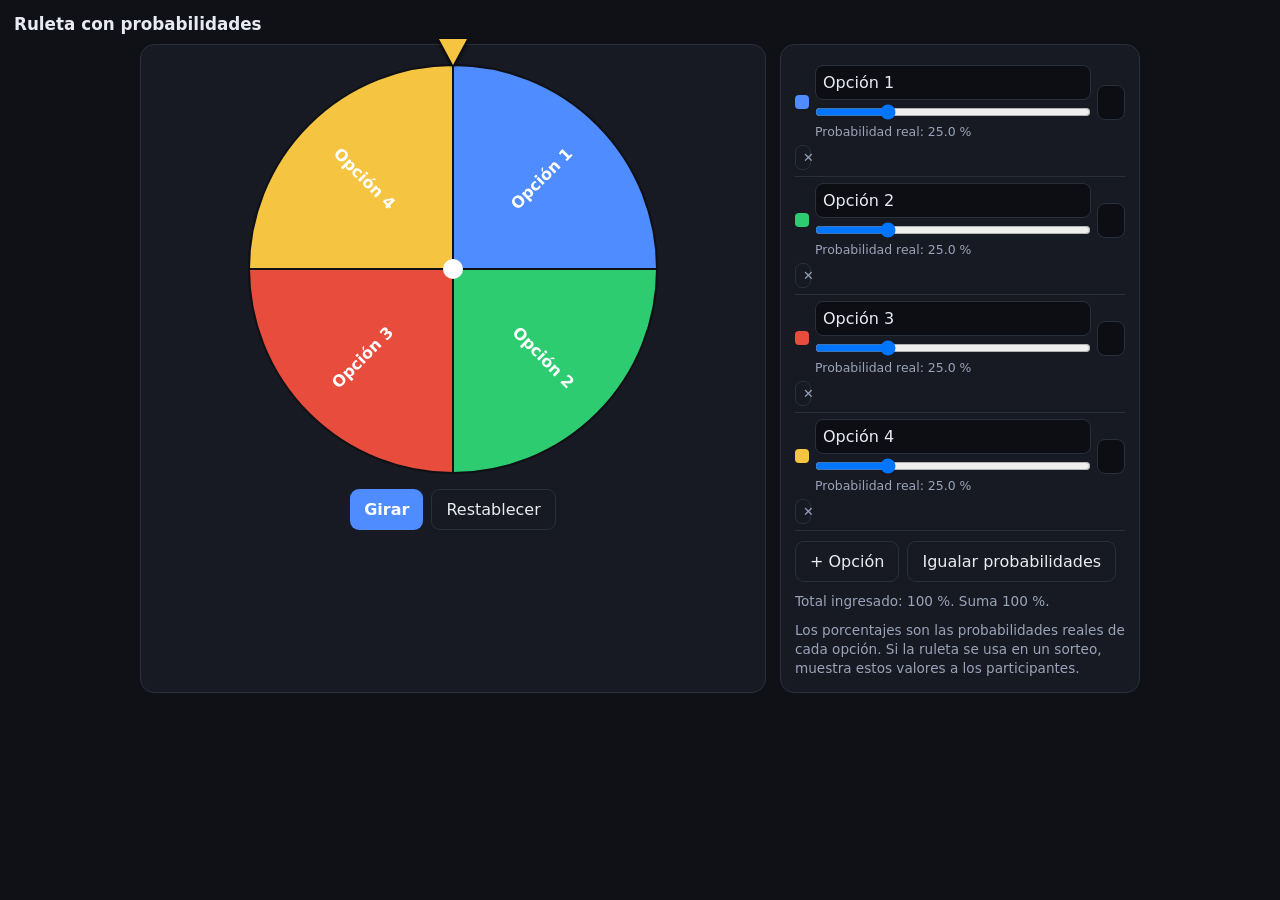
<file: silver/assets/tools/ruleta.html>
<!DOCTYPE html>
<html lang="es"><head><meta charset="UTF-8"><meta name="viewport" content="width=device-width, initial-scale=1"><title>Ruleta con probabilidades</title>
<style>
:root{--bg:#0f1116;--panel:#171a22;--line:#2a2f3c;--text:#e8ebf2;--muted:#9aa3b8;--acc:#4f8cff;--warn:#f5c542}
*{box-sizing:border-box}body{margin:0;background:var(--bg);color:var(--text);font-family:system-ui,-apple-system,Segoe UI,Roboto,sans-serif;padding:14px}
h1{font-size:1.05rem;margin:0 0 10px}.grid{display:grid;grid-template-columns:minmax(0,1fr) 360px;gap:14px;max-width:1000px;margin:0 auto}
@media(max-width:820px){.grid{grid-template-columns:1fr}}
.panel{background:var(--panel);border:1px solid var(--line);border-radius:14px;padding:14px}
.wheelbox{position:relative;display:flex;flex-direction:column;align-items:center}
canvas{max-width:100%;height:auto}
.ptr{position:absolute;top:-6px;left:50%;transform:translateX(-50%);width:0;height:0;border-left:14px solid transparent;border-right:14px solid transparent;border-top:26px solid var(--warn);filter:drop-shadow(0 2px 2px #000)}
.res{min-height:48px;margin-top:12px;text-align:center;font-size:1.05rem}
.res b{color:var(--warn)}
button{background:var(--acc);color:#fff;border:0;border-radius:9px;padding:10px 14px;font:inherit;font-weight:600;cursor:pointer}
button.ghost{background:transparent;color:var(--text);border:1px solid var(--line);font-weight:500}
button:disabled{opacity:.5;cursor:not-allowed}
.opt{display:grid;grid-template-columns:14px minmax(0,1fr) 62px 28px;gap:6px;align-items:center;padding:6px 0;border-bottom:1px solid var(--line)}
.sw{width:14px;height:14px;border-radius:4px}
input[type=text]{background:#0c0e13;color:var(--text);border:1px solid var(--line);border-radius:8px;padding:7px;font:inherit;width:100%;min-width:0}
input[type=number]{background:#0c0e13;color:var(--text);border:1px solid var(--line);border-radius:8px;padding:7px;font:inherit;width:100%}
input[type=range]{width:100%;margin:4px 0 2px}
.del{background:transparent;color:var(--muted);border:1px solid var(--line);padding:4px 7px;border-radius:7px;font-size:.8rem}
.real{font-size:.78rem;color:var(--muted)}
.sum{font-size:.85rem;margin-top:10px;color:var(--muted);line-height:1.4}
.sum.warn{color:var(--warn)}
.hist{margin-top:12px;font-size:.85rem;color:var(--muted);max-height:180px;overflow:auto}
.hist div{padding:4px 0;border-bottom:1px solid var(--line)}
.row{display:flex;gap:8px;flex-wrap:wrap;margin-top:10px}
</style></head><body>
<h1>Ruleta con probabilidades</h1>
<div class="grid">
  <section class="panel wheelbox">
    <div class="ptr" aria-hidden="true"></div>
    <canvas id="wh" width="420" height="420" aria-label="Ruleta"></canvas>
    <div class="row"><button id="spin">Girar</button><button id="reset" class="ghost">Restablecer</button></div>
    <div class="res" id="res" aria-live="polite"></div>
    <div class="hist" id="hist"></div>
  </section>
  <section class="panel">
    <div id="opts"></div>
    <div class="row"><button id="add" class="ghost">+ Opción</button><button id="eq" class="ghost">Igualar probabilidades</button></div>
    <div class="sum" id="sum"></div>
    <div class="sum">Los porcentajes son las probabilidades reales de cada opción. Si la ruleta se usa en un sorteo, muestra estos valores a los participantes.</div>
  </section>
</div>
<script>
(function(){
  var KEY='ruleta.v1', COLS=['#4f8cff','#2ecc71','#e74c3c','#f5c542','#9b59b6','#1abc9c','#e67e22','#ec407a','#26c6da','#8d6e63'];
  var items=[{label:'Opción 1',w:25},{label:'Opción 2',w:25},{label:'Opción 3',w:25},{label:'Opción 4',w:25}];
  var angle=0, spinning=false, hist=[];
  function $(i){return document.getElementById(i);}
  function load(){try{var d=JSON.parse(localStorage.getItem(KEY)||'null');if(d&&Array.isArray(d.items)&&d.items.length){items=d.items;hist=d.hist||[];}}catch(e){}}
  function save(){try{localStorage.setItem(KEY,JSON.stringify({items:items,hist:hist.slice(0,20)}));}catch(e){}}
  function total(){return items.reduce(function(a,b){return a+(parseFloat(b.w)||0);},0);}
  function probs(){var t=total();return items.map(function(b){return t>0?(parseFloat(b.w)||0)/t:0;});}
  function pick(){
    var p=probs(), a=new Uint32Array(1); crypto.getRandomValues(a);
    var r=a[0]/4294967296, acc=0;
    for(var i=0;i<p.length;i++){acc+=p[i];if(r<acc)return i;}
    return p.length-1;
  }
  function draw(){
    var c=$('wh'), g=c.getContext('2d'), W=c.width, R=W/2-6, p=probs(), start=angle;
    g.clearRect(0,0,W,W);
    var acc=0;
    items.forEach(function(it,i){
      var a0=start+acc*Math.PI*2-Math.PI/2, a1=a0+p[i]*Math.PI*2;
      if(p[i]>0){
        g.beginPath();g.moveTo(W/2,W/2);g.arc(W/2,W/2,R,a0,a1);g.closePath();
        g.fillStyle=COLS[i%COLS.length];g.fill();g.strokeStyle='#0f1116';g.lineWidth=2;g.stroke();
        var mid=(a0+a1)/2, tr=R*0.62;
        if(p[i]>0.04){
          g.save();g.translate(W/2+Math.cos(mid)*tr,W/2+Math.sin(mid)*tr);g.rotate(mid+(Math.cos(mid)<0?Math.PI:0));
          g.fillStyle='#fff';g.font='bold '+(p[i]>0.12?16:12)+'px system-ui';g.textAlign='center';g.textBaseline='middle';
          var lbl=it.label.length>14?it.label.slice(0,13)+'…':it.label;g.fillText(lbl,0,0);g.restore();
        }
      }
      acc+=p[i];
    });
    g.beginPath();g.arc(W/2,W/2,10,0,Math.PI*2);g.fillStyle='#fff';g.fill();
  }
  function renderOpts(){
    var box=$('opts');box.textContent='';var p=probs();
    items.forEach(function(it,i){
      var row=document.createElement('div');row.className='opt';
      var sw=document.createElement('div');sw.className='sw';sw.style.background=COLS[i%COLS.length];
      var lab=document.createElement('input');lab.type='text';lab.value=it.label;lab.maxLength=40;lab.setAttribute('aria-label','Nombre de la opción');
      lab.oninput=function(){it.label=this.value;draw();save();};
      var pct=document.createElement('input');pct.type='number';pct.min='0';pct.max='100';pct.step='1';pct.value=it.w;pct.setAttribute('aria-label','Porcentaje');
      pct.onchange=function(){var v=Math.max(0,Math.min(100,parseFloat(this.value)||0));it.w=v;this.value=v;render();};
      var del=document.createElement('button');del.className='del';del.textContent='✕';del.setAttribute('aria-label','Eliminar opción');
      del.onclick=function(){if(items.length<=2){alert('Debe quedar al menos una opción con otra alternativa.');return;}items.splice(i,1);render();};
      var s=document.createElement('input');s.type='range';s.min='0';s.max='100';s.step='1';s.value=it.w;s.setAttribute('aria-label','Ajustar porcentaje');
      s.oninput=function(){it.w=parseFloat(this.value);pct.value=it.w;draw();};
      s.onchange=function(){render();};
      var real=document.createElement('div');real.className='real';real.textContent='Probabilidad real: '+(p[i]*100).toFixed(1)+' %';
      var wrap=document.createElement('div');wrap.style.gridColumn='2 / 4';wrap.appendChild(lab);wrap.appendChild(s);wrap.appendChild(real);
      row.appendChild(sw);row.appendChild(wrap);row.appendChild(pct);row.appendChild(del);
      box.appendChild(row);
    });
    var t=total(), sum=$('sum');
    sum.className='sum'+(Math.abs(t-100)>0.01?' warn':'');
    sum.textContent='Total ingresado: '+t.toFixed(0)+' %. '+(Math.abs(t-100)>0.01?'Las probabilidades se ajustan automáticamente a 100 %.':'Suma 100 %.');
  }
  function renderHist(){
    var h=$('hist');h.textContent='';
    hist.slice(0,10).forEach(function(x){var d=document.createElement('div');d.textContent=x;h.appendChild(d);});
  }
  function render(){renderOpts();draw();save();renderHist();}
  $('add').onclick=function(){if(items.length>=10){alert('Máximo 10 opciones.');return;}items.push({label:'Opción '+(items.length+1),w:10});render();};
  $('eq').onclick=function(){items.forEach(function(it){it.w=100/items.length;});render();};
  $('reset').onclick=function(){items=[{label:'Opción 1',w:25},{label:'Opción 2',w:25},{label:'Opción 3',w:25},{label:'Opción 4',w:25}];hist=[];$('res').textContent='';render();};
  $('spin').onclick=function(){
    if(spinning)return;
    var p=probs(); if(p.every(function(x){return x===0;})){$('res').textContent='Ajusta al menos una probabilidad.';return;}
    var idx=pick(), p2=probs(), acc=0;
    for(var i=0;i<idx;i++)acc+=p2[i];
    var mid=acc+p2[idx]/2;
    var extra=(5+Math.floor(Math.random()*3))*Math.PI*2;
    var target=extra-(mid*Math.PI*2);
    var from=angle, t0=performance.now(), dur=3200;
    spinning=true;$('spin').disabled=true;$('res').textContent='Girando…';
    function step(now){
      var k=Math.min(1,(now-t0)/dur), e=1-Math.pow(1-k,3);
      angle=from+(target-from)*e; draw();
      if(k<1){requestAnimationFrame(step);}
      else{
        angle=target%(Math.PI*2); draw(); spinning=false; $('spin').disabled=false;
        var pr=(p2[idx]*100).toFixed(1), name=items[idx].label;
        $('res').innerHTML='Resultado: <b></b> <span class="real"></span>';
        $('res').querySelector('b').textContent=name;
        $('res').querySelector('.real').textContent='(probabilidad '+pr+' %)';
        hist.unshift(name+' · '+pr+' %');save();renderHist();
      }
    }
    requestAnimationFrame(step);
  };
  load(); render();
})();
</script><script data-i18n>(function(){
if(new URLSearchParams(location.search).get("lang")!=="en")return;
document.documentElement.lang="en";
var D={"Ruleta con probabilidades": "Probability wheel", "Girar": "Spin", "Restablecer": "Reset", "+ Opción": "+ Option", "Igualar probabilidades": "Equalize probabilities", "Los porcentajes son las probabilidades reales de cada opción. Si la ruleta se usa en un sorteo, muestra estos valores a los participantes.": "The percentages are the real odds for each option. If the wheel is used in a raffle, show these values to the participants.", "Ruleta": "Wheel", "Nombre de la opción": "Option name", "Porcentaje": "Percentage", "Eliminar opción": "Delete option", "Ajustar porcentaje": "Adjust percentage", "Girando…": "Spinning…", "Ajusta al menos una probabilidad.": "Adjust at least one probability."};
var RX=[["^\\(probabilidad ([\\d.]+) %\\)$", "(probability \\1 %)"], ["^Probabilidad real: ([\\d.]+) %$", "Real probability: \\1 %"], ["^Total ingresado: (\\d+) %\\. Suma 100 %\\.$", "Total entered: \\1 %. Adds up to 100 %."], ["^Total ingresado: (\\d+) %\\. Las probabilidades se ajustan automáticamente a 100 %\\.$", "Total entered: \\1 %. Probabilities are adjusted automatically to 100 %."], ["^Resultado: $", "Result: "]];
function one(t){if(D[t]!==undefined)return D[t];for(var i=0;i<RX.length;i++){var re=new RegExp(RX[i][0]);if(re.test(t))return t.replace(re,RX[i][1]);}return null;}
function tr(s){var t=s.trim();if(!t)return s;var out=one(t);if(out===null){if(t.indexOf("← ")===0){var r=one(t.slice(2));if(r!==null)out="← "+r;}else if(t.slice(-2)===" →"){var r2=one(t.slice(0,-2));if(r2!==null)out=r2+" →";}}if(out===null)return s;return s.replace(t,out);}
function attrs(root){root.querySelectorAll&&root.querySelectorAll("[placeholder],[aria-label],[title]").forEach(function(e){["placeholder","aria-label","title"].forEach(function(a){if(e.hasAttribute(a)){var v=e.getAttribute(a).trim(),nv=one(v);if(nv)e.setAttribute(a,nv);}});});}
function walk(root){var w=document.createTreeWalker(root,NodeFilter.SHOW_TEXT,null),n;while((n=w.nextNode())){var nv=tr(n.nodeValue);if(nv!==n.nodeValue)n.nodeValue=nv;}attrs(root);}
walk(document.body);
document.title=tr(document.title);
new MutationObserver(function(ms){ms.forEach(function(m){m.addedNodes.forEach(function(n){if(n.nodeType===1)walk(n);else if(n.nodeType===3){var nv=tr(n.nodeValue);if(nv!==n.nodeValue)n.nodeValue=nv;}});});}).observe(document.body,{childList:true,subtree:true});
})();</script>
</body></html>
</file>
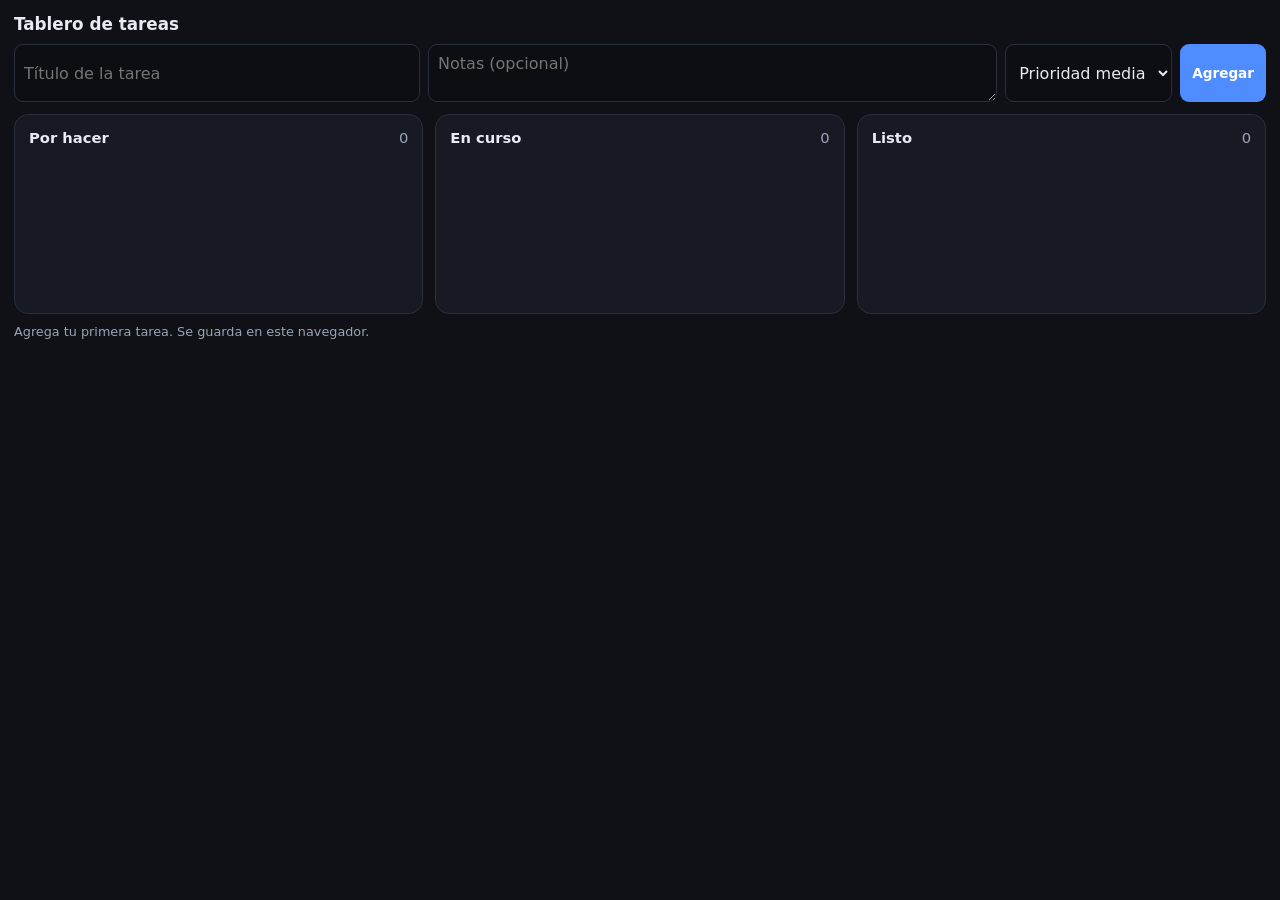
<file: silver/assets/tools/tablero-tareas.html>
<!DOCTYPE html>
<html lang="es"><head><meta charset="UTF-8"><meta name="viewport" content="width=device-width, initial-scale=1"><title>Tablero de tareas</title>
<style>
:root{--bg:#0f1116;--panel:#171a22;--line:#2a2f3c;--text:#e8ebf2;--muted:#9aa3b8;--acc:#4f8cff}
*{box-sizing:border-box}body{margin:0;background:var(--bg);color:var(--text);font-family:system-ui,-apple-system,Segoe UI,Roboto,sans-serif;padding:14px}
h1{font-size:1.05rem;margin:0 0 10px}
.add{display:flex;gap:8px;flex-wrap:wrap;margin-bottom:12px}
input,textarea,select{background:#0c0e13;color:var(--text);border:1px solid var(--line);border-radius:9px;padding:9px;font:inherit}
input.t{flex:2 1 200px}textarea{flex:3 1 260px;min-height:40px;resize:vertical}
button{background:var(--acc);color:#fff;border:0;border-radius:9px;padding:8px 12px;font:inherit;font-weight:600;cursor:pointer;font-size:.85rem}
button.ghost{background:transparent;color:var(--text);border:1px solid var(--line);font-weight:500}
.board{display:grid;grid-template-columns:repeat(3,minmax(0,1fr));gap:12px}
@media(max-width:760px){.board{grid-template-columns:1fr}}
.col{background:var(--panel);border:1px solid var(--line);border-radius:14px;padding:10px;min-height:200px}
.col h2{font-size:.92rem;margin:4px 4px 10px;display:flex;justify-content:space-between}
.count{color:var(--muted);font-weight:500}
.card{background:#0c0e13;border:1px solid var(--line);border-radius:11px;padding:10px;margin-bottom:8px}
.card.p-alta{border-left:4px solid #e74c3c}.card.p-media{border-left:4px solid #f5c542}.card.p-baja{border-left:4px solid #2ecc71}
.card b{display:block;margin-bottom:4px}.card p{margin:0 0 8px;color:var(--muted);font-size:.85rem;white-space:pre-wrap}
.acts{display:flex;gap:6px;flex-wrap:wrap}.acts button{padding:5px 9px;font-size:.78rem}
.foot{color:var(--muted);font-size:.8rem;margin-top:10px}
</style></head><body>
<h1>Tablero de tareas</h1>
<div class="add">
  <input class="t" id="tt" placeholder="Título de la tarea" maxlength="80">
  <textarea id="td" placeholder="Notas (opcional)" maxlength="300"></textarea>
  <select aria-label="Prioridad" id="tp"><option value="media">Prioridad media</option><option value="alta">Alta</option><option value="baja">Baja</option></select>
  <button id="add">Agregar</button>
</div>
<div class="board" id="board"></div>
<div class="foot" id="foot"></div>
<script>
(function(){
  var COLS=['Por hacer','En curso','Listo'];
  var KEY='tablero-tareas.v1', tasks=[];
  function load(){try{tasks=JSON.parse(localStorage.getItem(KEY)||'[]')||[];}catch(e){tasks=[];}}
  function save(){try{localStorage.setItem(KEY,JSON.stringify(tasks));}catch(e){document.getElementById('foot').textContent='No se pudo guardar en este navegador; los cambios solo viven mientras esté abierta la página.';}}
  function id(){return 't'+Date.now().toString(36)+Math.random().toString(36).slice(2,6);}
  function el(tag,cls,text){var n=document.createElement(tag);if(cls)n.className=cls;if(text!=null)n.textContent=text;return n;}
  function btn(text,cls,fn){var b=el('button',cls,text);b.onclick=fn;return b;}
  function render(){
    var board=document.getElementById('board');board.textContent='';
    COLS.forEach(function(name,ci){
      var col=el('div','col');var mine=tasks.filter(function(t){return t.col===ci;});
      var h=el('h2');h.appendChild(el('span',null,name));h.appendChild(el('span','count',String(mine.length)));col.appendChild(h);
      mine.forEach(function(t){
        var c=el('div','card p-'+t.p);c.appendChild(el('b',null,t.title));if(t.notes)c.appendChild(el('p',null,t.notes));
        var a=el('div','acts');
        if(ci>0)a.appendChild(btn('← '+COLS[ci-1],'ghost',function(){t.col=ci-1;save();render();}));
        if(ci<COLS.length-1)a.appendChild(btn(COLS[ci+1]+' →','',function(){t.col=ci+1;save();render();}));
        a.appendChild(btn('Eliminar','ghost',function(){if(confirm('¿Eliminar esta tarea?')){tasks=tasks.filter(function(x){return x.id!==t.id;});save();render();}}));
        c.appendChild(a);col.appendChild(c);
      });
      board.appendChild(col);
    });
    var done=tasks.filter(function(t){return t.col===2;}).length;
    document.getElementById('foot').textContent=tasks.length?('Completadas: '+done+' de '+tasks.length+' ('+Math.round(done/tasks.length*100)+' %)'):'Agrega tu primera tarea. Se guarda en este navegador.';
  }
  document.getElementById('add').onclick=function(){
    var t=document.getElementById('tt').value.trim();if(!t){document.getElementById('tt').focus();return;}
    tasks.push({id:id(),title:t,notes:document.getElementById('td').value.trim(),p:document.getElementById('tp').value,col:0});
    document.getElementById('tt').value='';document.getElementById('td').value='';save();render();
  };
  load();render();
})();
</script><script data-i18n>(function(){
if(new URLSearchParams(location.search).get("lang")!=="en")return;
document.documentElement.lang="en";
var D={"Tablero de tareas": "Task board", "Agregar": "Add", "Prioridad media": "Medium priority", "Alta": "High", "Baja": "Low", "Título de la tarea": "Task title", "Notas (opcional)": "Notes (optional)", "Por hacer": "To do", "En curso": "In progress", "Listo": "Done", "Eliminar": "Delete", "Agrega tu primera tarea. Se guarda en este navegador.": "Add your first task. It is saved in this browser."};
var RX=[["^Completadas: (\\d+) de (\\d+) \\((\\d+) %\\)$", "Completed: \\1 of \\2 (\\3 %)"]];
function one(t){if(D[t]!==undefined)return D[t];for(var i=0;i<RX.length;i++){var re=new RegExp(RX[i][0]);if(re.test(t))return t.replace(re,RX[i][1]);}return null;}
function tr(s){var t=s.trim();if(!t)return s;var out=one(t);if(out===null){if(t.indexOf("← ")===0){var r=one(t.slice(2));if(r!==null)out="← "+r;}else if(t.slice(-2)===" →"){var r2=one(t.slice(0,-2));if(r2!==null)out=r2+" →";}}if(out===null)return s;return s.replace(t,out);}
function attrs(root){root.querySelectorAll&&root.querySelectorAll("[placeholder],[aria-label],[title]").forEach(function(e){["placeholder","aria-label","title"].forEach(function(a){if(e.hasAttribute(a)){var v=e.getAttribute(a).trim(),nv=one(v);if(nv)e.setAttribute(a,nv);}});});}
function walk(root){var w=document.createTreeWalker(root,NodeFilter.SHOW_TEXT,null),n;while((n=w.nextNode())){var nv=tr(n.nodeValue);if(nv!==n.nodeValue)n.nodeValue=nv;}attrs(root);}
walk(document.body);
document.title=tr(document.title);
new MutationObserver(function(ms){ms.forEach(function(m){m.addedNodes.forEach(function(n){if(n.nodeType===1)walk(n);else if(n.nodeType===3){var nv=tr(n.nodeValue);if(nv!==n.nodeValue)n.nodeValue=nv;}});});}).observe(document.body,{childList:true,subtree:true});
})();</script>
</body></html>
</file>
<file: gold/assets/css/styles.css>
/* Tokens de color (una sola fuente de verdad):
   --bg fondo · --surface superficie · --soft área suave · --text texto · --muted texto secundario
   --line bordes · --blue / --blue-h acento base y hover · --accent / --accent-hover alias semánticos
   --on-accent texto sobre acento · --glass barra translúcida · --shadow sombra */
:root{--accent:var(--blue);--accent-hover:var(--blue-h)}
:root{--bg:#fbfbfd;--surface:#ffffff;--soft:#f5f5f7;--text:#1d1d1f;--muted:#55596a;--line:#d2d2d7;--blue:#0071e3;--blue-h:#0077ed;--glass:#fbfbfdcc;--shadow:0 20px 50px #0000001a;box-sizing:border-box;padding-top:env(safe-area-inset-top,0px);padding-bottom:env(safe-area-inset-bottom,0px)}
@media (prefers-color-scheme:dark){:root:not([data-theme="light"]){--bg:#000;--surface:#1c1c1e;--soft:#161617;--text:#f5f5f7;--muted:#bcbcc2;--line:#38383a;--blue:#2997ff;--blue-h:#40a3ff;--glass:#000000b3;--shadow:0 20px 50px #0008}}
:root[data-theme="dark"]{--bg:#000;--surface:#1c1c1e;--soft:#161617;--text:#f5f5f7;--muted:#bcbcc2;--line:#38383a;--blue:#2997ff;--blue-h:#40a3ff;--glass:#000000b3;--shadow:0 20px 50px #0008}
html{scroll-padding-top:env(safe-area-inset-top,0px);scroll-behavior:smooth}
*{box-sizing:border-box}
body{margin:0;background:var(--bg);color:var(--text);font-family:-apple-system,BlinkMacSystemFont,"SF Pro Display","Helvetica Neue",Inter,Arial,sans-serif;line-height:1.47;-webkit-font-smoothing:antialiased;overflow-x:hidden}
.top{position:sticky;top:env(safe-area-inset-top,0px);z-index:20;backdrop-filter:saturate(180%) blur(20px);-webkit-backdrop-filter:saturate(180%) blur(20px);background:var(--glass);border-bottom:1px solid var(--line)}
.top>div{max-width:1440px;margin:0 auto;height:48px;display:flex;align-items:center;justify-content:space-between;padding:0 16px;gap:10px}
.brand{font-weight:600;font-size:1rem;white-space:nowrap}
.tabs{display:flex;gap:4px;overflow-x:auto;scrollbar-width:none;position:relative;max-width:100%;scroll-behavior:smooth;overscroll-behavior-x:contain}.tabs::-webkit-scrollbar{display:none}
.tabs button{background:none;border:0;color:var(--muted);font:inherit;font-size:.85rem;padding:6px 12px;border-radius:999px;cursor:pointer;white-space:nowrap;transition:.25s}
.tabs button:hover{color:var(--text)}
.tabs button.on{background:var(--soft);color:var(--text);font-weight:600}
.hero{text-align:center;padding:72px 20px 40px;max-width:900px;margin:0 auto}
.eyebrow{color:var(--blue);font-weight:600;font-size:1.05rem;margin:0 0 6px}
h1{font-size:clamp(2.6rem,9vw,5.2rem);line-height:1.04;letter-spacing:-.03em;margin:0;font-weight:700}
h1 span{background:linear-gradient(90deg,#ff9f0a,#ff375f,#bf5af2,#0a84ff);-webkit-background-clip:text;background-clip:text;color:transparent;background-size:200%;animation:sh 6s ease infinite alternate}
@keyframes sh{to{background-position:100%}}
.lead{font-size:clamp(1.15rem,3.6vw,1.5rem);color:var(--muted);margin:18px auto 0;max-width:640px;line-height:1.35}
.ctas{display:flex;gap:14px;justify-content:center;flex-wrap:wrap;margin-top:28px}
.pill{display:inline-block;background:var(--blue);color:#fff;text-decoration:none;border:0;font:inherit;font-size:1.05rem;padding:12px 24px;border-radius:999px;cursor:pointer;transition:.25s}
.pill:hover{background:var(--blue-h);transform:scale(1.03)}
.link{color:var(--blue);text-decoration:none;font-size:1.05rem;padding:12px 6px;cursor:pointer;background:none;border:0;font-family:inherit}
.link:hover{text-decoration:underline}
main{max-width:1024px;margin:0 auto;padding:0 16px 40px}
section.tab{display:none}section.tab.on{display:block;animation:fade .35s ease}
@keyframes fade{from{opacity:0;transform:translateY(16px)}}
h2{font-size:clamp(1.9rem,5.5vw,3rem);letter-spacing:-.025em;line-height:1.1;margin:50px 0 8px;font-weight:700;text-align:center}
.sub{color:var(--muted);font-size:1.2rem;text-align:center;margin:0 auto 32px;max-width:560px;line-height:1.35}
.bento{display:grid;gap:14px;grid-template-columns:repeat(2,1fr)}
@media(max-width:640px){.bento{grid-template-columns:1fr}}
.tile{background:var(--soft);border-radius:28px;padding:32px 28px;min-height:230px;display:flex;flex-direction:column;justify-content:space-between;transition:transform .4s cubic-bezier(.2,.8,.2,1),box-shadow .4s}
.tile:hover{transform:scale(1.02);box-shadow:var(--shadow)}
.tile.wide{grid-column:1/-1;flex-direction:row;align-items:center;gap:24px}
@media(max-width:640px){.tile.wide{flex-direction:column;align-items:flex-start}}
.ico{width:54px;height:54px;border-radius:16px;display:grid;place-items:center;font-size:1.7rem;background:var(--surface);box-shadow:0 2px 10px #0000000f;margin-bottom:18px}
.tile h3{font-size:1.6rem;letter-spacing:-.02em;margin:0 0 6px;line-height:1.15}
.tile p{margin:0;color:var(--muted);font-size:1.05rem;line-height:1.4}
.from{margin-top:16px;font-size:.95rem;color:var(--muted)}.from b{color:var(--text);font-size:1.1rem}
.dark{background:#111418;color:#f5f5f7}.dark p{color:#bcbcc2}.dark .ico{background:#1f2330}
.rv{opacity:0;transform:translateY(18px);transition:opacity .5s,transform .5s cubic-bezier(.2,.8,.2,1)}.rv.in{opacity:1;transform:none}
.lab{display:grid;grid-template-columns:1fr;background:var(--soft);border-radius:34px;overflow:hidden;margin-top:14px}
@media(min-width:760px){.lab{grid-template-columns:1fr 1fr}}
.ctrl{padding:36px 30px}
.ctrl h3{font-size:1.7rem;letter-spacing:-.02em;margin:0 0 20px}
.f{margin-bottom:20px}
.f label{display:block;font-size:.8rem;color:var(--muted);margin-bottom:8px;font-weight:600;letter-spacing:.02em}
.seg{display:flex;background:var(--surface);border-radius:12px;padding:3px;gap:2px}
.seg button{flex:1;border:0;background:none;color:var(--text);font:inherit;font-size:.88rem;padding:9px 4px;border-radius:9px;cursor:pointer;transition:.25s}
.seg button.on{background:var(--blue);color:#fff;font-weight:600;box-shadow:0 2px 8px var(--accent)55}
.f input{width:100%;font:inherit;font-size:1.1rem;padding:13px 16px;border-radius:12px;border:1px solid var(--line);background:var(--surface);color:var(--text);outline:0;transition:.2s}
.f input:focus{border-color:var(--blue);box-shadow:0 0 0 4px var(--accent)33}
.dots{display:flex;gap:14px;flex-wrap:wrap}
.dots button{width:34px;height:34px;border-radius:50%;border:0;cursor:pointer;box-shadow:inset 0 0 0 1px #0002;transition:.25s;outline:2px solid transparent;outline-offset:3px}
.dots button.on{outline-color:var(--blue);transform:scale(1.1)}
.emo button{width:42px;height:42px;font-size:1.3rem;border-radius:12px;background:var(--surface)!important;box-shadow:none;outline-offset:0}
.stage{display:grid;place-items:center;min-height:380px;background:radial-gradient(circle at 50% 35%,var(--surface),var(--soft) 75%);padding:30px}
.prod{position:relative;display:grid;place-items:center;text-align:center;color:#fff;overflow:hidden;box-shadow:0 30px 60px #00000040,inset 0 0 0 1px #ffffff40;animation:fl 5s ease-in-out infinite;transition:background .5s,width .5s,height .5s,border-radius .5s}
@keyframes fl{50%{transform:translateY(-12px) rotate(-1.5deg)}}
.prod.key{width:170px;height:120px;border-radius:26px;margin-top:20px}
.prod.key:before{content:"";position:absolute;top:12px;left:50%;width:16px;height:16px;margin-left:-8px;border-radius:50%;background:var(--soft);box-shadow:inset 0 2px 4px #0005}
.prod.case{width:140px;height:280px;border-radius:40px}
.prod.case:before{content:"";position:absolute;top:14px;left:14px;width:56px;height:56px;border-radius:18px;background:#000a;box-shadow:inset 0 0 0 2px #ffffff33}
.prod.glass:after{content:"";position:absolute;inset:0;background:linear-gradient(120deg,transparent 30%,#ffffff99 48%,transparent 62%);background-size:260%;animation:gl 4s ease-in-out infinite}
@keyframes gl{from{background-position:160%}to{background-position:-60%}}
.prod .em{font-size:2.8rem;filter:drop-shadow(0 4px 8px #0004)}.prod .tx{font-weight:700;font-size:1.15rem;padding:0 10px;word-break:break-word;letter-spacing:-.01em}
.flow{display:flex;align-items:center;justify-content:center;gap:0;overflow-x:auto;padding:10px 4px 26px}
.node{flex:none;background:var(--soft);border-radius:22px;padding:16px 18px;text-align:center;font-weight:600;font-size:.9rem;min-width:100px;animation:glow 4s infinite}
.node i{display:block;font-style:normal;font-size:1.8rem;margin-bottom:4px}
.node:nth-child(3){animation-delay:1s}.node:nth-child(5){animation-delay:2s}.node:nth-child(7){animation-delay:3s}
@keyframes glow{0%,25%,100%{box-shadow:0 0 0 0 var(--accent)00}10%{box-shadow:0 0 0 3px var(--accent),0 10px 30px var(--accent)55}}
.wire{flex:none;width:42px;height:2px;background:linear-gradient(90deg,var(--line),var(--blue),var(--line));background-size:200%;animation:wr 1.6s linear infinite}
@keyframes wr{to{background-position:-200%}}
.chips{display:flex;flex-wrap:wrap;gap:10px;justify-content:center;margin-top:30px}
.chips span{background:var(--soft);padding:9px 18px;border-radius:999px;font-size:.92rem;font-weight:500;transition:.25s}
.chips span:hover{background:var(--blue);color:#fff;transform:translateY(-2px)}
.plc{background:#000;border-radius:28px;padding:26px 22px;margin-bottom:14px;overflow-x:auto}
.plc svg{display:block;min-width:440px;width:100%}
.plc .wl{stroke:#3a3a3c;stroke-width:3;fill:none;stroke-linecap:round;transition:stroke .4s}
.plc .on{stroke:#30d158;filter:drop-shadow(0 0 5px #30d158)}
.plc text{fill:#a1a1a6;font:500 11px -apple-system,Helvetica,sans-serif}
.cta{background:var(--soft);border-radius:34px;text-align:center;padding:56px 24px;margin-top:60px}
.cta h2{margin-top:0}
footer{max-width:1024px;margin:0 auto;padding:24px 16px 40px;border-top:1px solid var(--line);color:var(--muted);font-size:.8rem;text-align:center}
.promptbox{background:#000;color:#f5f5f7;border-radius:22px;padding:20px 22px;margin-bottom:14px;font:500 1.05rem/1.5 ui-monospace,SFMono-Regular,Menlo,monospace;min-height:96px}
.pl{display:inline-block;font:600 .7rem -apple-system,sans-serif;letter-spacing:.08em;color:#000;background:#30d158;padding:3px 9px;border-radius:999px;margin-bottom:10px;text-transform:uppercase}
.pt{display:inline}.cur{display:inline-block;width:8px;height:1.1em;background:#30d158;vertical-align:text-bottom;margin-left:2px;animation:bk 1s steps(2) infinite}
@keyframes bk{50%{opacity:0}}
.about{display:flex;gap:24px;align-items:center;background:var(--soft);border-radius:34px;padding:36px 30px;margin-top:60px}
@media(max-width:640px){.about{flex-direction:column;align-items:flex-start}}
.av{flex:none;width:96px;height:96px;border-radius:50%;display:grid;place-items:center;font-size:2.6rem;font-weight:700;color:#fff;background:linear-gradient(135deg,#ff9f0a,#ff375f,#bf5af2,#0a84ff)}
.about h3{font-size:1.9rem;letter-spacing:-.02em;margin:4px 0 8px}
.about p{color:var(--muted);font-size:1.08rem;margin:0}
@media (prefers-reduced-motion:reduce){*{animation:none!important;transition:none!important}.rv{opacity:1;transform:none}}

/* ---------- Herramientas ---------- */
.tsel{max-width:520px;margin:0 auto 22px}
.tool{display:none}.tool.on{display:block;animation:fade .5s ease}
.mini{display:inline-block;background:var(--soft);color:var(--text);border:0;font:inherit;font-size:.82rem;font-weight:600;padding:8px 13px;border-radius:999px;cursor:pointer;transition:.2s}
.mini:hover{background:var(--blue);color:#fff}
.pill.sm{font-size:.9rem;padding:9px 18px}
.rd{display:grid;grid-template-columns:1fr;gap:14px}
@media(min-width:860px){.rd{grid-template-columns:1fr 1.15fr}}
.rd-in,.rd-out,.mini-card{background:var(--soft);border-radius:26px;padding:16px;min-width:0}
.mini-card{max-width:640px;margin:0 auto;padding:26px 24px}
.rd-bar{display:flex;flex-wrap:wrap;gap:8px;align-items:center;margin-bottom:12px}
.seg.sm{display:inline-flex}.seg.sm button{padding:7px 12px;font-size:.8rem;flex:none}
textarea{width:100%;font:500 .82rem/1.5 ui-monospace,SFMono-Regular,Menlo,monospace;background:var(--surface);color:var(--text);border:1px solid var(--line);border-radius:14px;padding:12px;resize:vertical;outline:0;tab-size:2}
textarea:focus{border-color:var(--blue);box-shadow:0 0 0 4px var(--accent)33}
#hSrc{height:420px}
#jIn,#jOut{height:170px}
.rd-stat{font-size:.78rem;color:var(--muted);margin-top:8px}.rd-stat b{color:var(--blue)}
#hFrameBox{margin:0 auto;max-width:100%;transition:max-width .35s;background:#fff;border-radius:14px;overflow:hidden;border:1px solid var(--line)}
#hFrame{display:block;width:100%;height:440px;border:0;background:#fff}
.code{margin:0;height:440px;overflow:auto;background:#1d1d1f;color:#d4d4d8;border-radius:14px;padding:12px 0;font:500 .78rem/1.55 ui-monospace,SFMono-Regular,Menlo,monospace;counter-reset:l}
.code .ln{display:block;padding:0 14px 0 52px;position:relative;white-space:pre;counter-increment:l}
.code .ln:before{content:counter(l);position:absolute;left:0;width:38px;text-align:right;color:#636366}
.code i{font-style:normal}.code .t{color:#ff7ab2}.code .a{color:#ffa657}.code .s{color:#7ee787}.code .c{color:#6e7681}
.tip,#jErr{font-size:.85rem;color:var(--muted)}#jErr.ok{color:#30d158}#jErr.bad{color:#ff453a}
.f input[readonly]{background:var(--soft)}

/* ---------- Perfil / CV ---------- */
.cv-sum{background:var(--soft);border-radius:28px;padding:28px 28px}
.cv-sum p:last-child{margin:0;font-size:1.08rem;line-height:1.55}
h3.sec{font-size:1.7rem;letter-spacing:-.02em;margin:48px 0 16px}
.chips.left{justify-content:flex-start;margin-top:14px}
.chips.left span{background:var(--surface);font-size:.85rem;padding:7px 14px}
.chips.left span:hover{background:var(--blue);color:#fff}
.tl{border-left:2px solid var(--line);margin-left:8px;padding-left:22px}
.tl-item{position:relative;margin-bottom:22px;background:var(--soft);border-radius:22px;padding:20px 22px}
.tl-item:before{content:"";position:absolute;left:-30px;top:26px;width:12px;height:12px;border-radius:50%;background:var(--blue);box-shadow:0 0 0 4px var(--bg)}
.tl-item h3{margin:2px 0 2px;font-size:1.3rem;letter-spacing:-.01em;line-height:1.2}
.tl-per{font-size:.8rem;font-weight:600;color:var(--blue);letter-spacing:.02em}
.tl-co{font-weight:600;color:var(--muted);margin-bottom:8px}
.tl-item p{margin:6px 0 0;color:var(--muted);line-height:1.45}
.win{color:var(--text)!important}.win b{color:var(--blue)}
.meta{font-size:.82rem;font-weight:600;color:var(--blue);margin-bottom:8px}
.tile .win{margin-top:12px;font-size:.98rem}

/* ---------- Mejoras: accesibilidad, tema, botón flotante, etiquetas ---------- */
.skip{position:absolute;left:-999px;top:8px;background:var(--blue);color:#fff;padding:10px 16px;border-radius:10px;z-index:100;text-decoration:none}
.skip:focus{left:12px}
:focus-visible{outline:3px solid var(--blue);outline-offset:2px;border-radius:6px}
.tbtn{flex:none;background:var(--soft);border:0;border-radius:50%;width:34px;height:34px;font-size:1rem;cursor:pointer;transition:.25s}
.tbtn:hover{transform:rotate(25deg)}
.fab{position:fixed;right:16px;bottom:calc(16px + env(safe-area-inset-bottom,0px));z-index:30;background:#25d366;color:#fff;text-decoration:none;font-weight:600;font-size:.95rem;padding:12px 18px;border-radius:999px;box-shadow:0 10px 30px #0000004d;opacity:0;transform:translateY(20px);pointer-events:none;transition:.35s}
.fab.show{opacity:1;transform:none;pointer-events:auto}
.fab:hover{transform:scale(1.05)}
@media(max-width:480px){.fab span{display:none}.fab{padding:14px 16px;font-size:1.2rem}}
.tag-row{display:flex;flex-wrap:wrap;gap:6px;margin-top:14px}
.tag-row span{background:var(--surface);color:var(--muted);font-size:.78rem;font-weight:600;padding:5px 11px;border-radius:999px}
.repo{display:inline-block;margin-top:14px;color:var(--blue);text-decoration:none;font-weight:600;font-size:.95rem}
.repo:hover{text-decoration:underline}

/* ---------- Pestaña Proyectos ---------- */
.pbar{display:flex;flex-wrap:wrap;gap:12px;align-items:center;justify-content:space-between;margin-bottom:18px}
.seg.wrap{flex-wrap:wrap;width:auto;max-width:100%}.seg.wrap button{flex:none;padding:8px 14px}
.pcount{color:var(--muted);font-size:.88rem}
.pgrid{display:grid;gap:16px;grid-template-columns:repeat(3,1fr)}
@media(max-width:900px){.pgrid{grid-template-columns:repeat(2,1fr)}}
@media(max-width:560px){.pgrid{grid-template-columns:1fr}}
.pcard{background:var(--soft);border-radius:26px;overflow:hidden;display:flex;flex-direction:column;transition:transform .4s cubic-bezier(.2,.8,.2,1),box-shadow .4s}
.pcard[hidden]{display:none}
.pcard:hover{transform:translateY(-4px);box-shadow:var(--shadow)}
.pthumb{display:block;aspect-ratio:16/10;overflow:hidden;background:var(--surface);text-decoration:none}
.pthumb img{width:100%;height:100%;object-fit:cover;display:block;transition:transform .5s}
a.pthumb:hover img,a.pthumb:hover .pfb{transform:scale(1.05)}
.pfb{width:100%;height:100%;display:grid;place-items:center;font-size:3.4rem;transition:transform .5s}
.pbody{padding:18px 20px 22px;display:flex;flex-direction:column;flex:1}
.pbody h3{margin:0 0 6px;font-size:1.2rem;letter-spacing:-.01em;line-height:1.2}
.pbody p{margin:0;color:var(--muted);font-size:.95rem;line-height:1.4;flex:1}
.pbody .meta{margin-bottom:6px}

/* ---------- Formulario de contacto ---------- */
.f input,.f textarea{width:100%}
.f textarea{font:inherit;font-size:1.05rem;min-height:120px;border-radius:12px;padding:13px 16px;background:var(--surface)}
.err{display:block;color:#ff453a;font-size:.8rem;margin-top:5px;min-height:0}
.hp{position:absolute;left:-9999px;width:1px;height:1px;opacity:0}
.chk{display:flex;gap:10px;align-items:flex-start;font-size:.85rem;color:var(--muted);line-height:1.4;margin-top:6px;cursor:pointer}
.chk input{margin-top:3px;width:18px;height:18px;flex:none;accent-color:var(--blue)}
.priv{margin-top:10px;font-size:.8rem;color:var(--muted)}.priv summary{cursor:pointer;color:var(--blue)}.priv p{margin:8px 0 0;line-height:1.45}
.cout{margin:14px 0 0;font-size:.92rem;word-break:break-word}.cout.ok{color:#30d158}.cout.bad{color:#ff453a}

/* ---------- Chatbot ---------- */
.fab{right:auto;left:16px}
.chat-btn{position:fixed;right:16px;bottom:calc(16px + env(safe-area-inset-bottom,0px));z-index:40;background:var(--blue);color:#fff;border:0;font:inherit;font-weight:600;font-size:.95rem;padding:13px 18px;border-radius:999px;box-shadow:0 10px 30px #0000004d;cursor:pointer;transition:.3s}
.chat-btn:hover{transform:scale(1.05)}.chat-btn.hide{opacity:0;pointer-events:none;transform:scale(.8)}
@media(max-width:480px){.chat-btn span{display:none}.chat-btn{padding:14px 16px;font-size:1.25rem}}
.chat{position:fixed;right:12px;bottom:calc(12px + env(safe-area-inset-bottom,0px));z-index:50;width:min(380px,calc(100vw - 24px));height:min(540px,calc(100dvh - 90px));background:var(--surface);color:var(--text);border:1px solid var(--line);border-radius:24px;box-shadow:var(--shadow);display:flex;flex-direction:column;overflow:hidden;animation:fade .3s ease}
.chat[hidden]{display:none}
.chat-h{display:flex;justify-content:space-between;align-items:center;padding:14px 16px;background:var(--blue);color:#fff}
.chat-h b{display:block;font-size:1rem}.chat-h small{opacity:.85;font-size:.75rem}
.chat-x{background:#ffffff33;color:#fff;border:0;border-radius:50%;width:30px;height:30px;cursor:pointer;font-size:.9rem}
.chat-log{flex:1;overflow-y:auto;padding:14px;display:flex;flex-direction:column;gap:10px;background:var(--bg)}
.msg{max-width:86%;display:flex;flex-direction:column;gap:6px}
.msg-t{padding:10px 13px;border-radius:18px;font-size:.92rem;line-height:1.4;white-space:pre-wrap;word-break:break-word}
.msg.bot{align-self:flex-start}.msg.bot .msg-t{background:var(--soft)}
.msg.me{align-self:flex-end}.msg.me .msg-t{background:var(--blue);color:#fff}
.msg-b{align-self:flex-start;background:none;border:1px solid var(--blue);color:var(--blue);font:inherit;font-size:.82rem;font-weight:600;padding:6px 12px;border-radius:999px;cursor:pointer;text-decoration:none}
.msg-b:hover{background:var(--blue);color:#fff}
.chat-q{display:flex;gap:6px;flex-wrap:wrap;padding:8px 12px 0;background:var(--bg)}
.chat-q button{background:var(--soft);color:var(--text);border:0;font:inherit;font-size:.8rem;padding:6px 12px;border-radius:999px;cursor:pointer}
.chat-q button:hover{background:var(--blue);color:#fff}
.chat-f{display:flex;gap:8px;padding:10px 12px;border-top:1px solid var(--line);background:var(--surface)}
.chat-f input{flex:1;min-width:0;font:inherit;font-size:.95rem;padding:10px 14px;border-radius:999px;border:1px solid var(--line);background:var(--bg);color:var(--text);outline:0}
.chat-f input:focus{border-color:var(--blue)}
.chat-f button{background:var(--blue);color:#fff;border:0;border-radius:999px;font:inherit;font-weight:600;padding:0 16px;cursor:pointer}

/* ---------- Tienda: catálogo, diseñador mejorado, ideas ---------- */
.lang{flex:none;background:var(--soft);color:var(--text);text-decoration:none;font-weight:700;font-size:.78rem;padding:7px 11px;border-radius:999px;transition:.25s}
.lang:hover{background:var(--blue);color:#fff}
.hint{display:block;color:var(--muted);font-size:.78rem;line-height:1.35}
.f.two{display:grid;grid-template-columns:1fr 1fr;gap:12px}.f.two [hidden]{display:none}
.ideas .tile,.steps .tile{min-height:190px}
.ideas .link{align-self:flex-start;padding:10px 0 0}
.steps .ico{font-weight:700;color:var(--blue);font-size:1.5rem}
.kbar{display:flex;flex-wrap:wrap;gap:12px;align-items:center;justify-content:space-between;margin:34px 0 16px}
.kbar h3{margin:0;font-size:1.7rem;letter-spacing:-.02em}
.kgrid{display:grid;gap:14px;grid-template-columns:repeat(3,1fr)}
@media(max-width:820px){.kgrid{grid-template-columns:repeat(2,1fr)}}
.ccard{background:var(--soft);border-radius:24px;overflow:hidden;display:flex;flex-direction:column;transition:transform .4s cubic-bezier(.2,.8,.2,1),box-shadow .4s}
.ccard[hidden]{display:none}.ccard:hover{transform:translateY(-4px);box-shadow:var(--shadow)}
.cthumb{display:block;border:0;padding:0;background:#f4f3f0;cursor:zoom-in;aspect-ratio:3/4;overflow:hidden}
.cthumb img{width:100%;height:100%;object-fit:cover;display:block;transition:transform .5s}
.ccard:hover .cthumb img{transform:scale(1.05)}
.ccard.case .cthumb{aspect-ratio:3/4}
.ccard.case .cthumb img{object-position:center 30%}
.cbody{padding:14px 16px 18px;display:flex;flex-direction:column;flex:1}
.cbody h3{margin:0 0 4px;font-size:1.08rem;line-height:1.2}
.cbody p{margin:0;color:var(--muted);font-size:.86rem;line-height:1.35;flex:1}
.cbody .repo{margin-top:10px}
.lb{position:fixed;inset:0;z-index:80;background:#000000d9;display:grid;place-items:center;padding:16px}
.lb[hidden]{display:none}
.lb-in{background:var(--surface);color:var(--text);border-radius:26px;max-width:460px;width:100%;max-height:92dvh;overflow:auto;position:relative}
.lb-in img{display:block;width:100%;max-height:60dvh;object-fit:contain;background:#f4f3f0}
.lb-t{padding:16px 20px 22px}.lb-t b{font-size:1.2rem}.lb-t p{color:var(--muted);margin:6px 0 14px;font-size:.92rem}
.lb-x{position:absolute;top:10px;right:10px;z-index:2;width:34px;height:34px;border-radius:50%;border:0;background:#000000a0;color:#fff;cursor:pointer}
body.noscroll{overflow:hidden}
/* vista previa: llavero redondo con anillo y estuche */
.dwrap{position:relative;display:grid;place-items:center;animation:fl 5s ease-in-out infinite}
.prod{animation:none}
.ring{display:none;position:absolute;top:2px;left:50%;width:78px;height:78px;margin-left:-39px;border-radius:50%;border:7px solid transparent;background:linear-gradient(var(--soft),var(--soft)) padding-box,linear-gradient(135deg,#f2f2f4,#8e8e93 50%,#e5e5ea) border-box;z-index:0}
.prod.key{width:176px;height:176px;border-radius:50%;margin-top:70px;border:0;box-shadow:0 0 0 9px #c4c6cb,0 0 0 11px #8e8e93,0 24px 50px #00000040;z-index:1}
.prod.key:before{display:none}
.prod.hasimg .em,.prod.hasimg .tx{text-shadow:0 2px 8px #000}
.prod.hasimg .em{display:none}
.prod.hasimg .tx{position:absolute;bottom:10px;left:0;right:0;font-size:.95rem}
.prod.case{border:5px solid #1c1c1e}

/* ---------- Casos de estudio, blog y preguntas frecuentes ---------- */
.case{margin-top:12px;font-size:.9rem}
.case summary{cursor:pointer;color:var(--blue);font-weight:600}
.case dl{margin:10px 0 0;display:grid;gap:6px}
.case dt{font-weight:700;font-size:.78rem;letter-spacing:.04em;color:var(--blue);text-transform:uppercase}
.case dd{margin:0 0 6px;color:var(--text);line-height:1.4}
.posts{display:grid;gap:14px;max-width:760px;margin:0 auto}
.post{background:var(--soft);border-radius:24px;padding:22px 24px}
.post summary{cursor:pointer;list-style:none}.post summary::-webkit-details-marker{display:none}
.post h3{margin:2px 0 6px;font-size:1.35rem;letter-spacing:-.01em}
.psum{margin:0;color:var(--muted)}
.pbody2{margin-top:14px;border-top:1px solid var(--line);padding-top:14px}
.pbody2 p{margin:0 0 12px;line-height:1.55}
.faq{max-width:760px;margin:0 auto 10px;display:grid;gap:10px}
.qa{background:var(--soft);border-radius:18px;padding:16px 20px}
.qa summary{cursor:pointer;font-weight:600}
.qa p{margin:10px 0 0;color:var(--muted);line-height:1.5}

/* ---------- Impresión 3D ---------- */
.p3{display:grid;gap:22px;background:var(--soft);border-radius:30px;padding:28px;grid-template-columns:1fr}
@media(min-width:760px){.p3{grid-template-columns:1fr 1.2fr;align-items:center}}
.p3 h3{margin:4px 0 8px;font-size:1.9rem;letter-spacing:-.02em}.p3 p{color:var(--muted);margin:0}
.p3 .eyebrow{margin:0;color:var(--blue)}
.specs{margin:0;display:grid;grid-template-columns:auto 1fr;gap:0 16px;font-size:.92rem}
.specs dt{color:var(--muted);padding:9px 0;border-bottom:1px solid var(--line);font-weight:600}
.specs dd{margin:0;padding:9px 0;border-bottom:1px solid var(--line);word-break:break-word}
.specs dd.ok,.specs dd .ok,#sFit.ok{color:#30d158;font-weight:600}#sFit.bad{color:#ff453a;font-weight:600}
.viewer{display:grid;gap:16px;grid-template-columns:1fr}
@media(min-width:860px){.viewer{grid-template-columns:1.3fr 1fr}}
.vwrap{position:relative;background:radial-gradient(circle at 50% 35%,var(--surface),var(--soft) 78%);border-radius:28px;overflow:hidden;min-width:0}
#sCanvas{display:block;width:100%;cursor:grab}#sCanvas:active{cursor:grabbing}
.vtools{position:absolute;left:12px;bottom:12px;display:flex;gap:8px}
.vtools .mini{background:var(--surface)}.vtools .mini.on{background:var(--blue);color:#fff}
.vside{background:var(--soft);border-radius:28px;padding:18px 20px;min-width:0}
.vside input[type=range]{width:100%;accent-color:var(--blue)}
.mat{background:var(--soft);border-radius:26px;padding:24px 26px}
.mat h3{margin:0 0 14px;font-size:1.4rem}
.mat .two{display:grid;gap:16px;grid-template-columns:1fr}@media(min-width:640px){.mat .two{grid-template-columns:1fr 1fr}}
.mat ul{margin:8px 0 0;padding:0;list-style:none}.mat li{padding:5px 0 5px 24px;position:relative;line-height:1.4;font-size:.95rem}
.mat li:before{position:absolute;left:0;font-weight:700}.mat li.pro:before{content:"✓";color:#30d158}.mat li.con:before{content:"!";color:#ff9f0a}
.mat .note{margin:16px 0 0;color:var(--muted)}
.tipsg .tile{min-height:150px}
.spg{grid-template-columns:repeat(2,1fr)}@media(max-width:560px){.spg{grid-template-columns:1fr}}
.tile.sp{overflow:hidden;gap:0}.tile.sp .sp-img{display:block;width:calc(100% + 56px);margin:-32px -28px 18px;aspect-ratio:4/3;object-fit:cover;object-position:center 45%}

/* ---------- Audiovisual ---------- */
.chan{display:grid;gap:20px;grid-template-columns:auto 1fr;align-items:start;background:var(--soft);border-radius:30px;padding:28px}
@media(max-width:560px){.chan{grid-template-columns:1fr}}
.chan-av{width:84px;height:84px;border-radius:50%;display:grid;place-items:center;font-size:2.4rem;background:linear-gradient(135deg,#ff375f,#bf5af2,#0a84ff)}
.chan h3{margin:2px 0 8px;font-size:1.8rem;letter-spacing:-.02em}.chan h3 small{font-size:.95rem;color:var(--muted);font-weight:500}
.chan p{margin:0;color:var(--muted)}.chan .eyebrow{margin:0;color:var(--blue)}
.ytbox{position:relative;aspect-ratio:16/9;border-radius:22px;overflow:hidden;background:#000}
.ytbox iframe{position:absolute;inset:0;width:100%;height:100%;border:0}
.ytbox.big{max-width:860px;margin:0 auto}
.yt{position:absolute;inset:0;width:100%;height:100%;border:0;cursor:pointer;color:#fff;background:linear-gradient(135deg,#ff375f,#bf5af2 55%,#0a84ff) center/cover;display:grid;place-content:center;justify-items:center;gap:10px;font:inherit}
.yt b{font-size:1.05rem}
.play{width:68px;height:68px;border-radius:50%;background:#000000a6;display:grid;place-items:center;font-size:1.6rem;padding-left:5px;transition:transform .3s}
.yt:hover .play{transform:scale(1.12)}
.vgrid{display:grid;gap:16px;grid-template-columns:repeat(3,1fr)}@media(max-width:820px){.vgrid{grid-template-columns:repeat(2,1fr)}}@media(max-width:560px){.vgrid{grid-template-columns:1fr}}
.vcard h3{margin:10px 4px 0;font-size:1rem;line-height:1.25}

/* ---------- Juegos ---------- */
.ggrid{display:grid;gap:16px;grid-template-columns:repeat(2,1fr)}@media(max-width:700px){.ggrid{grid-template-columns:1fr}}
.gcard{background:var(--soft);border-radius:28px;overflow:hidden;display:flex;flex-direction:column;transition:transform .4s cubic-bezier(.2,.8,.2,1),box-shadow .4s}
.gcard:hover{transform:translateY(-4px);box-shadow:var(--shadow)}
.gart{aspect-ratio:16/8;display:grid;place-items:center;background:linear-gradient(135deg,var(--g1),var(--g2));font-size:4rem;position:relative;overflow:hidden}
.gart:after{content:"";position:absolute;inset:0;background:radial-gradient(circle at 80% 20%,#ffffff40,transparent 55%)}
.gart span{filter:drop-shadow(0 6px 10px #0006);position:relative;z-index:1}
.gbody{padding:18px 20px 22px;display:flex;flex-direction:column;flex:1}
.gbody h3{margin:0 0 6px;font-size:1.4rem;letter-spacing:-.01em}.gbody p{margin:0 0 10px;color:var(--muted);font-size:.95rem;line-height:1.4}
.gfoot{display:flex;align-items:center;gap:14px;margin-top:14px}.gbest{color:var(--muted);font-weight:700;font-size:.9rem}
.gm{position:fixed;inset:0;z-index:90;background:#000000e6;display:grid;place-items:center}
.gm[hidden]{display:none}
.gm-in{width:min(100vw,520px);height:min(100dvh,900px);display:flex;flex-direction:column;background:#1d1d1f;color:#fff;overflow:hidden;padding-top:env(safe-area-inset-top,0px);padding-bottom:env(safe-area-inset-bottom,0px)}
@media(min-width:560px){.gm-in{border-radius:26px;height:min(92dvh,860px)}}
.gm-top{display:flex;align-items:center;gap:8px;padding:8px 10px;background:#1d1d1f}
.gm-t{flex:1;min-width:0;white-space:nowrap;overflow:hidden;text-overflow:ellipsis;font-size:.95rem}
.gm-s{font-weight:800;font-size:.9rem;white-space:pre;color:#ffe66d}
.gm-b{width:36px;height:36px;border-radius:50%;border:0;background:#ffffff1f;color:#fff;cursor:pointer;font-size:.85rem}
.gm-b:disabled{opacity:.35}
.gm-cv{position:relative;flex:1;min-height:0}
.gm-cv canvas{position:absolute;inset:0;display:block;touch-action:none;user-select:none;-webkit-user-select:none}
.gm-msg{position:absolute;inset:0;display:flex;flex-direction:column;align-items:center;justify-content:center;gap:10px;text-align:center;background:#1d1d1fb8;padding:24px;backdrop-filter:blur(3px)}
.gm-msg[hidden]{display:none}
.gm-msg b{font-size:1.9rem;letter-spacing:-.02em}.gm-msg p{margin:0 0 8px;max-width:340px;color:#2997ff;line-height:1.4}

/* ---------- Barra de pestañas: navegación nativa en escritorio ---------- */
.tabsw{position:relative;flex:1;min-width:0;display:flex;align-items:center;justify-content:center}
.tabs.fl{-webkit-mask-image:linear-gradient(90deg,transparent 0,#000 44px);mask-image:linear-gradient(90deg,transparent 0,#000 44px)}
.tabs.fr{-webkit-mask-image:linear-gradient(90deg,#000 calc(100% - 44px),transparent);mask-image:linear-gradient(90deg,#000 calc(100% - 44px),transparent)}
.tabs.fl.fr{-webkit-mask-image:linear-gradient(90deg,transparent 0,#000 44px,#000 calc(100% - 44px),transparent);mask-image:linear-gradient(90deg,transparent 0,#000 44px,#000 calc(100% - 44px),transparent)}
.tnav{display:none;position:absolute;top:50%;transform:translateY(-50%);z-index:2;width:28px;height:28px;border-radius:50%;border:0;background:var(--surface);color:var(--text);box-shadow:0 2px 8px #0003;place-items:center;font-size:1.15rem;line-height:1;padding:0 0 2px;cursor:pointer;transition:.2s}
.tnav:hover{background:var(--blue);color:#fff}
.tnav.prev{left:0}.tnav.next{right:0}
@media (hover:hover) and (pointer:fine){.tnav{display:grid}.tabs{cursor:grab}.tabs.drag{cursor:grabbing;user-select:none}.tabs.drag button{pointer-events:none}}
.tnav[hidden]{display:none!important}

.gsec{grid-column:1/-1;margin-top:10px}.gsec h3.sec{margin:20px 0 6px;text-align:left}.gsub{margin:0 0 6px;color:var(--muted);font-size:.98rem;line-height:1.4;max-width:720px}
.gm-msg.low{inset:auto 0 0 0;background:linear-gradient(transparent,#1d1d1f 45%);backdrop-filter:none;padding:60px 20px 24px}

.gm-msg p{white-space:pre-line}.gm-msg.low b,.gm-msg.low p{display:none}.gm-msg.low{padding:50px 20px 20px}

.gart .gimg{position:absolute;inset:0;width:100%;height:100%;object-fit:cover;transition:transform .6s}.gcard:hover .gimg{transform:scale(1.05)}
.gart:has(.gimg){aspect-ratio:16/9}.gart:has(.gimg):after{background:linear-gradient(180deg,transparent 55%,#000a)}
.gtag{position:absolute;left:12px;bottom:10px;z-index:2;background:#000a;color:#fff;font-size:.78rem;font-weight:700;padding:5px 10px;border-radius:999px;backdrop-filter:blur(6px)}

.gm.wide .gm-in{width:min(100vw,1180px);height:min(100dvh,720px)}@media(min-width:560px){.gm.wide .gm-in{border-radius:22px}}

/* ---------- Academia CATO (apps creadas) ---------- */
.cstats{display:flex;gap:10px;flex-wrap:wrap;justify-content:center;margin:0 0 18px}
.cstats span{background:var(--soft);padding:8px 16px;border-radius:999px;font-size:.9rem;color:var(--muted)}
.cstats b{color:var(--blue)}
.cv[hidden]{display:none}
.cgrid{display:grid;gap:14px;grid-template-columns:1fr}
@media(min-width:760px){.cgrid{grid-template-columns:1fr 1fr}.cgrid.three{grid-template-columns:repeat(3,1fr)}}
.cgrid.three{margin-top:14px}
.ccard2{background:var(--soft);border-radius:26px;padding:24px}
.ccard2 h3{margin:0 0 4px;font-size:1.35rem;letter-spacing:-.01em}
.ccard2 p{margin:0 0 14px;color:var(--muted)}
.cbtns{display:grid;gap:8px}
.clvl{display:block;width:100%;text-align:left;background:var(--surface);border:0;border-radius:16px;padding:12px 16px;cursor:pointer;color:var(--text);font:inherit;transition:.2s}
.clvl:hover{background:var(--blue);color:#fff}
.clvl b{display:block}.clvl small{display:block;color:var(--muted);margin:2px 0 6px;font-size:.8rem}
.clvl:hover small{color:#e6f0ff}
.cbar{display:block;height:6px;border-radius:6px;background:var(--line);overflow:hidden}
.cbar i{display:block;height:100%;background:#30d158;border-radius:6px}
.cats{display:flex;flex-wrap:wrap;gap:8px}
.chip{background:var(--surface);color:var(--text);border:0;border-radius:999px;padding:7px 13px;font:inherit;font-size:.82rem;cursor:pointer;transition:.2s}
.chip:hover{background:var(--blue);color:#fff}
.cbtn-big{cursor:pointer;text-align:left;border:0;font:inherit;color:var(--text);width:100%}
.cbtn-big h3{margin:0 0 6px}.cbtn-big p{margin:0;color:var(--muted);font-size:.95rem}
.cfoot{text-align:center;margin-top:18px}
.cqtop{display:flex;align-items:center;justify-content:space-between;gap:12px;margin:6px 0 12px;flex-wrap:wrap}
.cqtop b{flex:1;text-align:center;font-size:1rem}
.cqtop span{color:var(--muted);font-size:.9rem}
.cprog{height:8px;border-radius:8px;background:var(--soft);overflow:hidden;margin-bottom:16px}
.cprog i{display:block;height:100%;width:0;background:linear-gradient(90deg,#0a84ff,#30d158);transition:width .4s;border-radius:8px}
.qcard{transition:box-shadow .3s}
.qcard small{color:var(--blue);font-weight:600;letter-spacing:.03em;font-size:.82rem}
.qcard h3{font-size:1.25rem;line-height:1.35;margin:8px 0 16px}
.copts{display:grid;gap:10px}
.copt{text-align:left;background:var(--surface);color:var(--text);border:1px solid var(--line);border-radius:16px;padding:14px 16px;font:inherit;cursor:pointer;transition:.2s}
.copt:hover:not(:disabled){border-color:var(--blue);transform:translateX(3px)}
.copt.ok{background:#16a34a22;border-color:#30d158;color:var(--text)}
.copt.no{background:#dc262622;border-color:#ff453a;color:var(--text)}
.copt:disabled{cursor:default}
.cexp{margin-top:16px;padding:14px 16px;border-radius:14px;background:var(--surface);color:var(--text)!important;line-height:1.5;font-size:.95rem}
.qcard.gl{box-shadow:0 0 0 3px #30d15866}
.qcard.bd{box-shadow:0 0 0 3px #ff453a66}
.cres{text-align:center;padding:34px 24px}
.cres h3{font-size:1.8rem}
.cur small{color:var(--blue);font-weight:600}
.cur h3{font-size:1.5rem;margin:8px 0 12px}
.cur .cq{margin-top:12px;color:var(--text)}
.rtab{display:flex;gap:8px;flex-wrap:wrap;margin-bottom:14px}
.rtab button{background:var(--soft);color:var(--text);border:0;border-radius:999px;padding:8px 14px;font:inherit;cursor:pointer}
.rtab button.on{background:var(--blue);color:#fff}
.rlist{display:grid;gap:8px;max-height:460px;overflow:auto;padding-right:4px}
.ritem{background:var(--soft);border-radius:14px;padding:12px 16px;display:grid;gap:2px}
.ritem b{font-size:.95rem}.ritem span{color:var(--muted);font-size:.88rem;line-height:1.4}

/* ---------- Academia CATO (apps creadas) ---------- */
.cstats{display:flex;gap:10px;flex-wrap:wrap;justify-content:center;margin:0 0 18px}
.cstats span{background:var(--soft);padding:8px 16px;border-radius:999px;font-size:.9rem;color:var(--muted)}
.cstats b{color:var(--blue)}
.cv[hidden]{display:none}
.cgrid{display:grid;gap:14px;grid-template-columns:1fr}
@media(min-width:760px){.cgrid{grid-template-columns:1fr 1fr}.cgrid.three{grid-template-columns:repeat(3,1fr)}}
.cgrid.three{margin-top:14px}
.ccard2{background:var(--soft);border-radius:26px;padding:24px}
.ccard2 h3{margin:0 0 4px;font-size:1.35rem;letter-spacing:-.01em}
.ccard2 p{margin:0 0 14px;color:var(--muted)}
.cbtns{display:grid;gap:8px}
.clvl{display:block;width:100%;text-align:left;background:var(--surface);border:0;border-radius:16px;padding:12px 16px;cursor:pointer;color:var(--text);font:inherit;transition:.2s}
.clvl:hover{background:var(--blue);color:#fff}
.clvl b{display:block}.clvl small{display:block;color:var(--muted);margin:2px 0 6px;font-size:.8rem}
.clvl:hover small{color:#e6f0ff}
.cbar{display:block;height:6px;border-radius:6px;background:var(--line);overflow:hidden}
.cbar i{display:block;height:100%;background:#30d158;border-radius:6px}
.cats{display:flex;flex-wrap:wrap;gap:8px}
.chip{background:var(--surface);color:var(--text);border:0;border-radius:999px;padding:7px 13px;font:inherit;font-size:.82rem;cursor:pointer;transition:.2s}
.chip:hover{background:var(--blue);color:#fff}
.cbtn-big{cursor:pointer;text-align:left;border:0;font:inherit;color:var(--text);width:100%}
.cbtn-big h3{margin:0 0 6px}.cbtn-big p{margin:0;color:var(--muted);font-size:.95rem}
.cfoot{text-align:center;margin-top:18px}
.cqtop{display:flex;align-items:center;justify-content:space-between;gap:12px;margin:6px 0 12px;flex-wrap:wrap}
.cqtop b{flex:1;text-align:center;font-size:1rem}
.cqtop span{color:var(--muted);font-size:.9rem}
.cprog{height:8px;border-radius:8px;background:var(--soft);overflow:hidden;margin-bottom:16px}
.cprog i{display:block;height:100%;width:0;background:linear-gradient(90deg,#0a84ff,#30d158);transition:width .4s;border-radius:8px}
.qcard{transition:box-shadow .3s}
.qcard small{color:var(--blue);font-weight:600;letter-spacing:.03em;font-size:.82rem}
.qcard h3{font-size:1.25rem;line-height:1.35;margin:8px 0 16px}
.copts{display:grid;gap:10px}
.copt{text-align:left;background:var(--surface);color:var(--text);border:1px solid var(--line);border-radius:16px;padding:14px 16px;font:inherit;cursor:pointer;transition:.2s}
.copt:hover:not(:disabled){border-color:var(--blue);transform:translateX(3px)}
.copt.ok{background:#16a34a22;border-color:#30d158;color:var(--text)}
.copt.no{background:#dc262622;border-color:#ff453a;color:var(--text)}
.copt:disabled{cursor:default}
.cexp{margin-top:16px;padding:14px 16px;border-radius:14px;background:var(--surface);color:var(--text)!important;line-height:1.5;font-size:.95rem}
.qcard.gl{box-shadow:0 0 0 3px #30d15866}
.qcard.bd{box-shadow:0 0 0 3px #ff453a66}
.cres{text-align:center;padding:34px 24px}
.cres h3{font-size:1.8rem}
.cur small{color:var(--blue);font-weight:600}
.cur h3{font-size:1.5rem;margin:8px 0 12px}
.cur .cq{margin-top:12px;color:var(--text)}
.rtab{display:flex;gap:8px;flex-wrap:wrap;margin-bottom:14px}
.rtab button{background:var(--soft);color:var(--text);border:0;border-radius:999px;padding:8px 14px;font:inherit;cursor:pointer}
.rtab button.on{background:var(--blue);color:#fff}
.rlist{display:grid;gap:8px;max-height:460px;overflow:auto;padding-right:4px}
.ritem{background:var(--soft);border-radius:14px;padding:12px 16px;display:grid;gap:2px}
.ritem b{font-size:.95rem}.ritem span{color:var(--muted);font-size:.88rem;line-height:1.4}
/* Dejar espacio para el botón flotante de WhatsApp y el asistente */
#cato{padding-bottom:110px}
#cato .cv .link,#cato .pill{position:relative;z-index:2}

/* Quiz CATO: que el botón "Siguiente" no quede bajo WhatsApp ni el asistente en el celular */
#cato .qcard{margin-bottom:96px}
#cato #cNext{position:relative;z-index:3}
@media(min-width:760px){#cato .qcard{margin-bottom:24px}}

/* ---------- Calculadora de roscas ---------- */
.thsel{width:100%;font:inherit;font-size:1.05rem;padding:12px 14px;border-radius:12px;border:1px solid var(--line);background:var(--surface);color:var(--text);outline:0}
.thsel:focus{border-color:var(--blue);box-shadow:0 0 0 4px var(--accent)33}
.thname{font-size:1.6rem;letter-spacing:-.02em;color:var(--blue)}
.thsep{border:0;border-top:1px solid var(--line);margin:20px 0}
.thout{margin:10px 0 0;color:var(--muted);font-size:.95rem;min-height:1.2em}
#t4 .specs{margin-top:6px}
#t4 .mini-card{margin-bottom:96px}
@media(min-width:760px){#t4 .mini-card{margin-bottom:24px}}

/* ---------- Cotizador ---------- */
#t5 .mini-card{margin-bottom:96px}
@media(min-width:760px){#t5 .mini-card{margin-bottom:24px}}
#qRushRow[hidden]{display:none}
.qout{margin-top:18px;border-radius:18px;background:var(--surface);padding:6px 16px}
.qline{display:flex;justify-content:space-between;gap:12px;padding:11px 0;border-bottom:1px solid var(--line);font-size:.95rem}
.qline span{color:var(--muted)}
.qtotal{display:flex;justify-content:space-between;align-items:baseline;gap:12px;padding:16px 0 10px}
.qtotal span{font-weight:600}.qtotal b{font-size:1.7rem;color:var(--blue);letter-spacing:-.02em}
.qnote{margin:0 0 12px;color:var(--muted);font-size:.85rem;line-height:1.4}
.qout b.qtot{font-size:1.1rem}
.qout p{margin:8px 0 14px;color:var(--muted);line-height:1.45}

/* ---------- Pipeline ETL medallón ---------- */
#t6 .mini-card{margin-bottom:96px}
@media(min-width:760px){#t6 .mini-card{margin-bottom:24px}}
.etlcard{max-width:none}
.etlhead{display:flex;justify-content:space-between;align-items:baseline;gap:10px;flex-wrap:wrap;margin-bottom:6px}
.etlhead b{font-size:1.25rem}
.etlmuted{color:var(--muted);font-size:.88rem}
.etlin{width:100%;min-height:150px;font:500 .82rem/1.5 ui-monospace,SFMono-Regular,Menlo,monospace;background:var(--surface);color:var(--text);border:1px solid var(--line);border-radius:14px;padding:12px;resize:vertical;outline:0}
.etlin:focus{border-color:var(--blue)}
.etlpos{display:flex;gap:8px;flex-wrap:wrap;margin:16px 0 8px}
.etlpos span{background:var(--surface);color:var(--muted);font-size:.8rem;font-weight:600;padding:6px 12px;border-radius:999px}
.etlpos span.on{background:var(--blue);color:#fff}
.etlsec{background:var(--surface);border-radius:18px;padding:16px;margin-top:12px;border-left:4px solid #8e8e93}
.etlsec.bz{border-left-color:#b86b2b}.etlsec.sv{border-left-color:#8e9aaf}.etlsec.gd{border-left-color:#e0b020}
.etlsec h3{margin:0 0 4px;font-size:1.1rem}
.etlsec p{margin:0 0 10px;color:var(--muted);font-size:.92rem}
.etltbl{overflow-x:auto;margin:6px 0 10px;border-radius:12px;background:var(--soft)}
.etltbl table{border-collapse:collapse;width:100%;font-size:.8rem}
.etltbl th,.etltbl td{padding:6px 8px;text-align:left;white-space:nowrap;border-bottom:1px solid var(--line)}
.etltbl th{color:var(--muted);font-weight:600}
.etlrej{font-size:.85rem;color:#ff453a;margin:8px 0;line-height:1.4}
.etlkpi{display:grid;grid-template-columns:repeat(3,1fr);gap:8px;margin-bottom:10px}
.etlkpi div{background:var(--soft);border-radius:12px;padding:10px}
.etlkpi span{display:block;font-size:.75rem;color:var(--muted)}
.etlkpi b{font-size:1rem;color:var(--blue)}
@media(max-width:480px){.etlkpi{grid-template-columns:1fr}}

/* ---------- Visor de CSV ---------- */
#t7 .mini-card{margin-bottom:96px}
@media(min-width:760px){#t7 .mini-card{margin-bottom:24px}}
.cvkpi{margin:14px 0}
.cvh{margin:22px 0 6px;font-size:1.1rem}
.cvsel{width:auto;min-width:130px;padding:8px 10px;font-size:.9rem;margin-left:6px}
.cvchart{background:var(--surface);border-radius:16px;padding:14px;overflow-x:auto}
.cvtitle{margin:0 0 8px;font-size:.9rem;color:var(--muted)}
.cvsvg{width:100%;height:auto;display:block;min-width:300px}
.cvlab{font-size:12px;fill:var(--text)}
.cvval{font-size:12px;fill:var(--muted)}
.cvbar{fill:var(--blue)}

/* Vistas de la academia: que los controles no queden bajo WhatsApp ni el asistente */
#cato .cres,#cato .cur{margin-bottom:96px}
@media(min-width:760px){#cato .cres,#cato .cur{margin-bottom:24px}}

/* ---------- Mantenimiento predictivo ---------- */
#t8 .mini-card{margin-bottom:96px}
@media(min-width:760px){#t8 .mini-card{margin-bottom:24px}}
.pmcanvas{width:100%;height:150px;display:block;background:var(--surface);border-radius:16px}
.pmgrid{display:grid;gap:16px;grid-template-columns:1fr}
@media(min-width:700px){.pmgrid{grid-template-columns:1fr 1fr}}
.pmrow{display:grid;grid-template-columns:1fr 1.4fr auto;gap:10px;align-items:center;font-size:.9rem;padding:6px 0}
.pmbar{display:block;height:10px;background:var(--surface);border-radius:8px;overflow:hidden}
.pmbar i{display:block;height:100%;background:linear-gradient(90deg,#0a84ff,#30d158);border-radius:8px;transition:width .4s}
.pmres{margin:16px 0;background:var(--surface);border-radius:16px;padding:14px 16px}
.pmres b{font-size:1.05rem}.pmres p{margin:6px 0 0;color:var(--muted);font-size:.92rem;line-height:1.4}
.pmok{color:#30d158!important;font-weight:600}.pmmiss{color:#ff9f0a!important;font-weight:600}
.pmsev{color:var(--muted);font-size:.88rem;margin:10px 0}
.pmdiag{background:#30d15833;font-weight:700}

/* ---------- Visión por computador ---------- */
#t9 .mini-card{margin-bottom:96px}
@media(min-width:760px){#t9 .mini-card{margin-bottom:24px}}
.vsimg{display:flex;justify-content:center;background:var(--surface);border-radius:16px;padding:14px}
#vsCanvas{image-rendering:pixelated;border-radius:10px;display:block}

/* ---------- Selector de herramientas: ordenado en una cuadrícula ---------- */
.tsel{display:grid!important;grid-template-columns:repeat(auto-fit,minmax(128px,1fr));gap:6px;max-width:100%;padding:6px;border-radius:16px;margin:0 auto 22px}
.tsel button{white-space:nowrap;font-size:.84rem;padding:9px 8px;border-radius:12px;min-width:0}
@media(min-width:900px){.tsel{grid-template-columns:repeat(5,1fr)}}

/* ---------- Dashboard de producción ---------- */
#t10 .mini-card{margin-bottom:96px}
@media(min-width:760px){#t10 .mini-card{margin-bottom:24px}}
#pdOut .etltbl{margin-bottom:4px}
.cvchart{background:var(--surface);border-radius:16px;padding:14px;overflow-x:auto}

/* ---------- Asistente de fichas técnicas ---------- */
#t11 .mini-card{margin-bottom:96px}
@media(min-width:760px){#t11 .mini-card{margin-bottom:24px}}
.faIn{width:100%;font:inherit;font-size:1.05rem;padding:13px 16px;border-radius:12px;border:1px solid var(--line);background:var(--surface);color:var(--text);outline:0}
.faIn:focus{border-color:var(--blue);box-shadow:0 0 0 4px var(--accent)33}
.faOut{margin-top:14px;display:grid;gap:10px}
.fares{background:var(--surface);border-radius:16px;padding:14px 16px;border-left:4px solid var(--line)}
.fares.top{border-left-color:var(--blue)}
.farel{display:flex;justify-content:space-between;gap:10px;align-items:baseline;flex-wrap:wrap;margin-bottom:6px}
.fares p{margin:0;line-height:1.5}

.fares{text-align:left}
.ftitle{display:block;font-size:1.02rem;margin-bottom:2px}
.frel{display:block;color:var(--muted);font-size:.8rem;margin-bottom:8px}

/* ---------- Subpestañas de Proyectos ---------- */
.hubnav{display:flex;gap:4px;justify-content:center;flex-wrap:wrap;max-width:100%;margin:0 auto 22px;background:var(--soft);border-radius:999px;padding:5px}
.hubnav button{background:none;border:0;color:var(--muted);font:inherit;font-size:.92rem;padding:8px 16px;border-radius:999px;cursor:pointer;transition:.2s}
.hubnav button:hover{color:var(--text)}
.hubnav button.on{background:var(--surface);color:var(--text);font-weight:600;box-shadow:0 2px 8px #0001}
@media(max-width:480px){.hubnav{flex-wrap:nowrap;justify-content:flex-start;overflow-x:auto;scrollbar-width:none;gap:2px;padding:4px;border-radius:16px}.hubnav::-webkit-scrollbar{display:none}.hubnav button{font-size:.8rem;padding:8px 10px;white-space:nowrap;flex:none}}
/* Botones de herramienta dentro de las tarjetas: mismo aspecto que los enlaces */
button.repo{background:none;border:0;padding:0;font:inherit;font-size:.95rem;color:var(--blue);text-align:left;cursor:pointer;margin-top:14px;display:block;font-weight:600}
button.repo:hover{text-decoration:underline}
.pbody .repo+.repo{margin-top:6px}
/* Diagrama de flujo en celular: los nodos se acomodan en filas en lugar de desplazarse */
@media(max-width:480px){.flow{flex-wrap:wrap;gap:8px;overflow:visible}.flow .wire{display:none}.node{min-width:96px;padding:12px 10px}}

/* Marca: logo + nombre */
.brand{display:inline-flex;align-items:center;gap:8px;text-decoration:none;color:var(--text);font-weight:700;font-size:1rem;white-space:nowrap}
.brand img{border-radius:8px;display:block}
/* Barra superior en celular: marca arriba, pestañas en una segunda fila a todo el ancho */
@media(max-width:640px){.top>div{flex-wrap:wrap;height:auto;padding:8px 12px;row-gap:6px}.top .tabsw{order:3;flex:0 0 100%;width:100%;min-width:0}.top .tabs{width:100%;overflow-x:auto;scrollbar-width:none}.top .tabs::-webkit-scrollbar{display:none}.top .brand{order:0;margin-right:auto}.top>div>.lang,.top>div>.tbtn{order:1}.top .tnav{display:none}}

/* ---------- Tarjeta de presentación (inicio) ---------- */
.bizcard{display:none;max-width:560px;margin:8px auto 0;text-align:left;background:var(--surface);border-radius:28px;padding:32px 30px;box-shadow:var(--shadow);border:1px solid var(--line)}
.hero.is-card .bizcard{display:block}
.hero.is-card>.eyebrow,.hero.is-card>h1,.hero.is-card>.lead{display:none}
.bc-top{display:flex;align-items:center;gap:14px}
.bc-brand{margin:0;font-weight:700;font-size:1rem;color:var(--text)}
.bc-name{margin:2px 0 0;color:var(--muted);font-size:.95rem}
.bc-title{font-size:clamp(2rem,6vw,2.8rem);line-height:1.08;letter-spacing:-.03em;margin:22px 0 6px;font-weight:700;background:linear-gradient(135deg,#ff9f0a,#ff375f,#bf5af2,#0a84ff);-webkit-background-clip:text;background-clip:text;color:transparent}
.bc-sub{margin:0;color:var(--text);font-size:1.05rem;font-weight:500}
.bc-rule{height:1px;background:var(--line);margin:22px 0 18px}
.bc-auto{margin:0;font-size:.85rem;letter-spacing:.08em;text-transform:uppercase;color:var(--blue);font-weight:700}
.bc-links{display:flex;flex-wrap:wrap;gap:8px 16px;margin-top:18px}
.bc-links a{color:var(--blue);text-decoration:none;font-size:.95rem;font-weight:500}
.bc-links a:hover{text-decoration:underline}
@media(max-width:480px){.bizcard{padding:24px 20px;border-radius:24px}}

/* ---------- Tarjeta 3D (diseño v2) ---------- */
.bizcard{background:none!important;box-shadow:none!important;border:0!important;padding:0!important;max-width:640px;margin:8px auto 0}
html:not([lang="en"]) .t-en{display:none!important}
html[lang="en"] .t-es{display:none!important}
.bc3d{perspective:1400px;width:100%;aspect-ratio:1.6/1;cursor:pointer;outline:none;-webkit-tap-highlight-color:transparent}
.bc3d-card{position:relative;width:100%;height:100%;transform-style:preserve-3d;transition:transform .8s cubic-bezier(.2,.8,.2,1);will-change:transform}
.bc3d.flipped .bc3d-card{transform:rotateY(180deg)}
.bc3d-face{position:absolute;inset:0;border-radius:22px;overflow:hidden;backface-visibility:hidden;-webkit-backface-visibility:hidden;background:#1d1d1f;box-shadow:0 30px 60px #1d1d1f40,inset 0 0 0 1px #ffffff14}
.bc3d-back{transform:rotateY(180deg)}
.bc3d-photo{position:absolute;right:0;top:0;width:46%;height:100%;object-fit:cover;object-position:60% 50%;clip-path:polygon(18% 0,100% 0,100% 100%,0 100%)}
.bc3d-photo2{position:absolute;right:0;bottom:0;width:52%;height:72%;object-fit:cover;object-position:50% 80%;clip-path:polygon(22% 0,100% 0,100% 100%,0 100%)}
.bc3d-fx{position:absolute;inset:0;background:linear-gradient(115deg,transparent 0 40%,#ffb800 40% 43%,transparent 43% 100%);opacity:.9;pointer-events:none}
.bc3d-fx2{position:absolute;inset:0;background:linear-gradient(115deg,#1d1d1f 0 58%,#ffb800 58% 62%,transparent 62% 100%);opacity:.95;pointer-events:none}
.bc3d-info{position:absolute;left:5%;top:7%;width:58%;height:86%;color:#fff;text-align:left;display:flex;flex-direction:column}
.bc3d-name{margin:0;font-size:clamp(1.25rem,4.2vw,2.1rem);line-height:1.02;font-weight:800;letter-spacing:-.02em}
.bc3d-name span{display:block}
.bc3d-y{color:#ffb800}
.bc3d-role{margin:8px 0 0;font-size:clamp(.78rem,2.3vw,1.05rem);font-weight:700}
.bc3d-role2{margin:2px 0 0;font-size:clamp(.72rem,2.1vw,.95rem);font-weight:700;color:#ffb800}
.bc3d-tag{margin:8px 0 0;font-size:clamp(.66rem,1.9vw,.85rem);font-style:italic;color:#d6dde9;line-height:1.35}
.bc3d-contact{list-style:none;margin:auto 0 0;padding:0;font-size:clamp(.62rem,1.8vw,.82rem);color:#f2f5fa;line-height:1.7;border-left:2px solid #ffb800;padding-left:10px}
.bc3d-back{text-align:left}
.bc3d-bh{position:absolute;left:5%;top:8%;width:60%;color:#fff}
.bc3d-bt{margin:0;font-size:clamp(.9rem,3vw,1.5rem);font-weight:800;letter-spacing:-.01em}
.bc3d-bd{margin:6px 0 0;font-size:clamp(.66rem,1.9vw,.9rem);color:#ffb800;font-weight:600;line-height:1.35}
.bc3d-svc{list-style:none;margin:14px 0 0;padding:0;display:flex;gap:0;font-size:clamp(.55rem,1.5vw,.72rem);line-height:1.25;color:#f2f5fa;text-align:center}
.bc3d-svc li{flex:1;display:flex;flex-direction:column;align-items:center;gap:4px;padding:0 4px;border-left:1px solid #ffb80066}
.bc3d-svc li:first-child{border-left:0}
.bc3d-svc b{font-size:clamp(1rem,3vw,1.5rem);line-height:1;font-weight:400}
.bc3d-slogan{position:absolute;right:4%;top:6%;margin:0;text-align:right;font-style:italic;font-weight:800;color:#1d1d1f;font-size:clamp(.8rem,2.6vw,1.2rem);line-height:1.1;background:#ffffffd9;padding:6px 10px;border-radius:10px;box-shadow:0 6px 18px #1d1d1f26}
.bc3d-foot{position:absolute;left:0;bottom:0;margin:0;width:62%;height:16%;background:#ffb800;color:#1d1d1f;font-weight:800;letter-spacing:.12em;font-size:clamp(.6rem,2vw,.95rem);display:flex;align-items:center;justify-content:flex-start;padding-left:4%;clip-path:polygon(0 0,100% 0,96% 100%,0 100%)}
.bc3d-hint{text-align:center;color:var(--muted);font-size:.85rem;margin:12px 0 0}
@media(prefers-reduced-motion:reduce){.bc3d-card{transition:none}}

/* Ajustes de la tarjeta 3D: legibilidad en celular y sin solapamientos */
.bc3d{aspect-ratio:1.7/1}
.bc3d-fx{position:absolute;top:0;bottom:0;left:52%;width:5px;background:#ffb800;transform:skewX(-20deg);opacity:.95;pointer-events:none}
.bc3d-info{width:52%;top:6%;height:88%}
.bc3d-contact{font-size:clamp(.58rem,1.6vw,.78rem);line-height:1.5}
.bc3d-bh{width:56%}
.bc3d-slogan{top:40%;right:3%;width:40%;text-align:center;font-size:clamp(.7rem,2.2vw,1.05rem)}
.bc3d-svc{display:grid;grid-template-columns:repeat(5,1fr);gap:0}
.bc3d-svc li{border-left:1px solid #ffb80066}
@media(max-width:560px){.bc3d-svc{grid-template-columns:repeat(3,1fr);row-gap:10px}.bc3d-svc li:nth-child(4){border-left:0}.bc3d-tag{display:none}.bc3d-foot{width:70%}}
/* Cara trasera: textos siempre sobre la zona oscura, sin solapar la foto ni el eslogan */
.bc3d-bh{width:50%}
.bc3d-svc{width:56%}
.bc3d-slogan{top:6%;right:3%;width:40%}
@media(max-width:560px){
  .bc3d-bh{width:48%;top:6%}
  .bc3d-bt{font-size:.82rem}
  .bc3d-bd{display:none}
  .bc3d-svc{width:60%;margin-top:6px;gap:4px 0}
  .bc3d-svc li{font-size:.5rem;gap:2px}
  .bc3d-svc b{font-size:.9rem}
  .bc3d-slogan{top:6%;right:3%;width:42%;font-size:.6rem;padding:4px 6px}
}

/* ---------- Tarjeta vertical (diseño v3) ---------- */
.bc3d{aspect-ratio:0.66/1;max-width:340px;margin:0 auto}
.hc-front,.hc-back{background:#f4f8fb;color:#1d1d1f;box-shadow:0 26px 50px #1d1d1f55;border-radius:26px;padding:10px}
.hc-frame{height:100%;border:3px solid #8b93a1;border-radius:18px;background:#d2d2d7;padding:10px;display:flex;flex-direction:column;box-sizing:border-box;overflow:hidden;position:relative}
.hc-head{background:#111318;border-radius:12px;display:flex;align-items:center;justify-content:center;padding:10px}
.hc-head img{width:46%;height:auto;background:#fff;border-radius:10px;padding:6px;box-sizing:content-box}
.hc-name{margin:10px 0 0;background:#fff;border-radius:10px;text-align:center;font-weight:800;font-size:clamp(.78rem,3.6vw,1.05rem);letter-spacing:.02em;padding:8px 4px}
.hc-title{margin:8px 0 0;background:#111318;color:#fff;border-radius:10px;text-align:center;font-weight:800;font-size:clamp(.5rem,2.2vw,.7rem);padding:7px 6px;line-height:1.25}
.hc-sub{margin:6px 0 0;text-align:center;font-size:clamp(.5rem,2vw,.62rem);line-height:1.3;color:#1d1d1f}
.hc-row{display:flex;align-items:center;gap:8px;margin-top:12px}
.hc-stars{color:#f5b800;font-size:clamp(1rem,4.5vw,1.3rem);letter-spacing:-2px;text-shadow:0 1px 0 #1d1d1f33}
.hc-hunter{flex:1}
.hc-h{margin:0;font-weight:800;font-size:clamp(.5rem,2.3vw,.66rem);line-height:1.25}
.hc-p{margin:2px 0 0;font-size:clamp(.46rem,2vw,.6rem);color:#0071e3}
.hc-mail{margin:auto 0 8px;font-size:clamp(.55rem,2.4vw,.72rem);font-weight:600;padding-top:8px}
.hc-foot{margin:0 -13px -13px;background:#f5b800;color:#111;font-weight:800;letter-spacing:.06em;text-align:center;font-size:clamp(.46rem,2vw,.62rem);padding:9px 6px;border-radius:0 0 16px 16px}
.hc-bt{margin:0;font-weight:800;font-size:clamp(.62rem,2.8vw,.9rem);line-height:1.2}
.hc-rule{height:2px;background:#1d1d1f;margin:8px 0}
.hc-bd{margin:0;font-size:clamp(.5rem,2.2vw,.72rem);line-height:1.35}
.hc-grid{display:grid;grid-template-columns:1fr 1fr;gap:8px 10px;margin-top:10px}
.hc-cell{display:flex;flex-direction:column;align-items:center;text-align:center}
.hc-cell img{width:70%;height:auto;border-radius:10px;display:block}
.hc-cell span{font-size:clamp(.46rem,2vw,.6rem);font-weight:700;line-height:1.2;margin-top:4px}
.hc-slogan{margin:auto 0 0;text-align:center;font-weight:800;font-style:italic;font-size:clamp(.6rem,2.6vw,.8rem);line-height:1.2;padding-top:6px}
.bc3d .hc-front,.bc3d .hc-back{background:#f4f8fb}
.hc-deco{width:34%;height:auto;display:block;margin:12px auto 0;border-radius:12px;flex:0 0 auto}

/* ---------- Tarjeta de presentación (rediseño profesional) ---------- */
.bc3d{aspect-ratio:1.75/1;max-width:600px;margin:0 auto}
.bn-front,.bn-back{position:absolute;inset:0;border-radius:22px;overflow:hidden;box-shadow:0 24px 50px -14px rgba(2,6,23,.55);padding:0}
.bn-front{background:linear-gradient(135deg,#0b1220 0%,#0f1d2d 60%,#0b1a24 100%);color:#fff;border:1px solid rgba(45,212,191,.22)}
.bn-back{background:#f8fafc;color:#1d1d1f;border:1px solid #e2e8f0}
.bn-art{position:absolute;right:0;top:0;width:48%;height:100%;pointer-events:none}
.bn-inner{position:relative;height:100%;box-sizing:border-box;padding:7% 7% 6%;display:flex;flex-direction:column;justify-content:space-between;z-index:1}
.bn-brand{display:flex;align-items:center;gap:9px;font-weight:700;letter-spacing:.06em;font-size:clamp(.66rem,2vw,.85rem);color:#e2e8f0}
.bn-brand img{width:clamp(22px,6vw,30px);height:auto;border-radius:7px}
.bn-name{margin:0;font-size:clamp(1.25rem,5.2vw,2.35rem);font-weight:800;line-height:1.05;letter-spacing:-.02em}
.bn-ac{color:#2997ff}
.bn-role{margin:.55em 0 0;font-size:clamp(.7rem,2.3vw,.98rem);font-weight:600;color:#e2e8f0}
.bn-tag{margin:.2em 0 0;font-size:clamp(.6rem,1.9vw,.8rem);color:#94a3b8;letter-spacing:.02em}
.bn-contacts{display:grid;grid-template-columns:1fr 1fr;gap:6px 14px;font-size:clamp(.56rem,1.7vw,.76rem);color:#cbd5e1}
.bn-contacts span{display:flex;align-items:center;gap:7px;white-space:nowrap;overflow:hidden;text-overflow:ellipsis}
.bn-ic,.bn-ci{flex:none;stroke:#2997ff;fill:none;stroke-width:1.8;stroke-linecap:round;stroke-linejoin:round}
.bn-ic{width:14px;height:14px}
.bn-kicker{margin:0;font-size:clamp(.56rem,1.7vw,.7rem);letter-spacing:.16em;text-transform:uppercase;color:#0071e3;font-weight:700}
.bn-h{margin:.25em 0 0;font-size:clamp(.95rem,3.6vw,1.45rem);font-weight:800;color:#1d1d1f;line-height:1.15}
.bn-grid{display:grid;grid-template-columns:repeat(3,1fr);gap:7px}
.bn-chip{background:#fff;border:1px solid #e2e8f0;border-radius:12px;padding:8px 7px;display:flex;flex-direction:column;gap:5px;font-size:clamp(.54rem,1.6vw,.7rem);font-weight:600;color:#1d1d1f;line-height:1.2}
.bn-ci{width:18px;height:18px;stroke:#0071e3}
.bn-foot{display:flex;justify-content:space-between;align-items:center;gap:8px;flex-wrap:wrap;font-size:clamp(.56rem,1.6vw,.72rem);color:#475569;border-top:1px solid #e2e8f0;padding-top:8px}
.bn-foot b{color:#0071e3;letter-spacing:.04em}
@media(max-width:560px){
  .bc3d{aspect-ratio:1.2/1;max-width:360px}
  .bn-art{width:44%;opacity:.6}
  .bn-contacts{grid-template-columns:1fr}
  .bn-grid{grid-template-columns:repeat(2,1fr)}
  .bn-foot span{display:none}
}

/* App de rutas dentro de Apps creadas */
.rutaapp{margin:0 0 18px;text-align:left}
.rutaapp h3{font-size:1.4rem;margin:2px 0 8px}
.rutaapp p{color:var(--text);line-height:1.5}
.rutaapp-kicker{margin:0;font-size:.75rem;letter-spacing:.14em;text-transform:uppercase;color:var(--blue);font-weight:700}
.rutaapp .pill{margin-top:8px}

/* Apps creadas: tarjetas ordenadas (una por aplicación) */
.appgrid{display:grid;gap:14px;grid-template-columns:1fr;margin:0 0 8px}
@media(min-width:760px){.appgrid{grid-template-columns:1fr 1fr}}
.appcard{background:var(--soft);border-radius:26px;padding:26px 24px;display:flex;flex-direction:column;text-align:left;border:1px solid var(--line)}
.appcard h3{margin:4px 0 10px;font-size:1.45rem;letter-spacing:-.01em;line-height:1.15}
.appkick{margin:0;font-size:.75rem;letter-spacing:.14em;text-transform:uppercase;color:var(--blue);font-weight:700}
.appdesc{margin:0 0 16px;color:var(--text);line-height:1.5;font-size:.98rem}
.appbtns{margin-top:auto;display:flex;flex-wrap:wrap;gap:12px;align-items:center}
.appbtns .link{padding:0}
#academyView{margin-top:6px}

/* ---------- Tarjeta: colores del sitio y texto legible en celular ---------- */
.bn-front{border:1px solid rgba(41,151,255,.28)}
.bn-ac{color:#2997ff}
.bn-front .bn-ic,.bn-front .bn-ci{stroke:#2997ff}
.bn-back .bn-ci,.bn-chip .bn-ci{stroke:#0071e3}
.bn-kicker{color:#0060c0}
.bn-foot b{color:#0071e3}
.bn-contacts{font-size:clamp(.7rem,2.6vw,.9rem)}
.bn-role{font-size:clamp(.8rem,3vw,1.05rem)}
.bn-tag{font-size:clamp(.7rem,2.5vw,.9rem)}
.bn-chip{font-size:clamp(.66rem,2.4vw,.82rem)}
.bn-kicker{font-size:clamp(.66rem,2.2vw,.78rem)}
.bn-foot{font-size:clamp(.66rem,2.1vw,.8rem)}
.bn-h{font-size:clamp(1.05rem,4vw,1.5rem)}
.bn-bd{font-size:clamp(.7rem,2.4vw,.86rem)}
@media(max-width:560px){
  .bc3d{aspect-ratio:1/1.12}
  .bn-tag{display:none}
  .bn-contacts{gap:8px 12px}
  .bn-inner{padding:6% 6% 5%}
  .bn-chip{padding:7px 6px}
}

/* Logo más visible en la tarjeta */
.bn-brand img{width:clamp(36px,11vw,48px);height:auto;border-radius:10px;box-shadow:0 0 0 1px rgba(255,255,255,.12)}
.bn-brand{font-size:clamp(.8rem,2.8vw,1rem)}
/* 6) contraste: ilustración de fondo más sutil detrás del texto */
.bn-art{opacity:.45}
@media(max-width:560px){.bn-art{opacity:.3}}
.bn-save{text-align:center;margin:12px 0 0}

/* Enlaces de contacto y foco visible */
.bn-contacts a{color:inherit;text-decoration:none;display:flex;align-items:center;gap:7px;white-space:nowrap;overflow:hidden;text-overflow:ellipsis}
.bn-contacts a:hover{text-decoration:underline}
.bn-contacts a:focus-visible,#bnShare:focus-visible,#bnVcard:focus-visible{outline:2px solid #2997ff;outline-offset:3px;border-radius:6px}
#bc3d:focus-visible{outline:2px solid #0071e3;outline-offset:8px;border-radius:22px}
#bnShare.copied{color:#0071e3}

/* Código QR en la cara frontal */
.bn-front .bn-qr{position:absolute;right:6%;bottom:7%;width:clamp(72px,17%,96px);height:auto;background:#fff;padding:5px;border-radius:8px;z-index:2;box-shadow:0 6px 18px rgba(0,0,0,.35)}
.bn-front .bn-contacts{grid-template-columns:1fr;max-width:60%}
@media(max-width:560px){
  .bn-front .bn-qr{right:6%;top:6%;bottom:auto;width:64px;padding:4px}
  .bn-front .bn-contacts{max-width:100%}
}

/* Logo transparente: sin recuadro ni sombra */
.brand img,.bn-brand img{border-radius:0;box-shadow:none;background:none}

.tabs [role="tab"]:focus-visible{outline:2px solid var(--accent);outline-offset:2px}

/* Aviso de nueva versión */
#updBanner{position:fixed;left:50%;transform:translateX(-50%);bottom:calc(16px + env(safe-area-inset-bottom,0px));z-index:50;display:flex;gap:12px;align-items:center;background:var(--surface);color:var(--text);border:1px solid var(--line);border-radius:999px;padding:8px 10px 8px 18px;box-shadow:var(--shadow);font-size:.92rem;max-width:calc(100vw - 32px)}

#updBanner .updNote{color:var(--muted);max-width:52vw;line-height:1.3}

/* Cuatro contactos caben en la cara frontal */
.bn-front .bn-contacts{gap:3px 12px;line-height:1.25}
@media(min-width:561px){.bn-front .bn-contacts{margin-top:-2px}}

/* "Soluciones" con el color del logo (plateado en oscuro, acero en claro) */
:root{--logo-hi:#3a4150;--logo-mid:#6b7080;--logo-lo:#4a5366}
@media (prefers-color-scheme:dark){:root:not([data-theme="light"]){--logo-hi:#d9dde6;--logo-mid:#b9bec9;--logo-lo:#8a93a6}}
:root[data-theme="dark"]{--logo-hi:#d9dde6;--logo-mid:#b9bec9;--logo-lo:#8a93a6}
.brand span{background:linear-gradient(90deg,var(--logo-lo),var(--logo-hi),var(--logo-mid));-webkit-background-clip:text;background-clip:text;color:transparent}
.bn-brand span{background:linear-gradient(90deg,#8a93a6,#d9dde6,#b9bec9);-webkit-background-clip:text;background-clip:text;color:transparent}
.bn-foot b{background:linear-gradient(90deg,#3a4150,#8a93a6,#4a5366);-webkit-background-clip:text;background-clip:text;color:transparent}

/* ---------- Ajustes visuales: títulos, aire, acento y contraste ---------- */
h1 span{animation:none}
h2,h3{color:var(--text)}
h2{margin:72px 0 10px;letter-spacing:-.025em}
h3{letter-spacing:-.015em}
.cta,.about{margin-top:80px}
@media(max-width:640px){h2{margin-top:56px}.cta,.about{margin-top:64px}}
.eyebrow,.appkick,.rutaapp-kicker,.bn-kicker-ui{color:var(--muted)}
.pill,.tabs button.on{letter-spacing:.005em}

/* ---------- Gestión de CV ---------- */
.cvsec{margin:14px 0 6px;padding-top:8px;border-top:1px solid var(--line)}
.cvsec h3{margin:0 0 10px;font-size:1.05rem}
.cvchips{display:flex;flex-wrap:wrap;gap:8px;margin-bottom:10px}
.cvchip{border:1px solid var(--line);background:var(--surface);color:var(--text);font:inherit;font-size:.88rem;padding:6px 12px;border-radius:999px;cursor:pointer}
.cvchip.on{background:var(--blue);color:var(--on-accent);border-color:var(--blue)}
.cvrow,.cvform,.cvact{display:flex;flex-wrap:wrap;gap:8px;align-items:center;margin:8px 0}
.cvform input,.cvform select,.cvrow input,.cvrow select,.cvcard select{font:inherit;font-size:.9rem;padding:8px 10px;border-radius:10px;border:1px solid var(--line);background:var(--surface);color:var(--text);min-width:0;flex:1 1 180px}
.cvlist{display:grid;gap:10px;margin:8px 0}
.cvcard{border:1px solid var(--line);background:var(--surface);border-radius:14px;padding:12px 14px}
.cvhead{display:flex;justify-content:space-between;gap:10px;flex-wrap:wrap}
.cvcard p{margin:4px 0}
.cvmsg:empty{display:none}
.cvcard .pill{text-decoration:none}

.cvhidden{position:absolute;width:1px;height:1px;opacity:0;pointer-events:none}
.cvdue{border-color:#e0a100;background:rgba(224,161,0,.08)}
.cvresumen{margin:6px 0 10px}
.cvcard label{display:flex;align-items:center;gap:6px}
.cvcard label select,.cvcard label input{font:inherit;font-size:.88rem;padding:6px 8px;border-radius:9px;border:1px solid var(--line);background:var(--surface);color:var(--text)}

.cvtabs{margin:4px 0 8px}
.cvtabs .cvchip{font-weight:600}

.cvtabs .cvchip{border:none;border-bottom:2px solid transparent;border-radius:0;background:none;padding:6px 8px}
.cvtabs .cvchip.on{background:none;color:var(--text);border-bottom-color:var(--blue)}

.enfoque{margin-top:10px;color:var(--muted);font-style:italic}

.cursos{margin-top:22px;text-align:left}
.cursos-grid{display:grid;gap:12px;grid-template-columns:1fr;margin:8px 0 16px}
@media(min-width:720px){.cursos-grid{grid-template-columns:1fr 1fr 1fr}}
.curso{background:var(--soft);border:1px solid var(--line);border-radius:16px;padding:14px 16px}
.curso h3{font-size:1.05rem;margin:0 0 6px}
.curso p{margin:4px 0;font-size:.95rem;color:var(--text)}
.curso-meta{color:var(--muted)!important;font-size:.85rem!important}
.curso-nota{color:var(--muted);font-size:.9rem;font-style:italic}

/* Interruptor de educación: mostrar solo la maestría */
.edu-switch{display:inline-flex;align-items:center;gap:10px;margin:4px 0 14px;font-size:.95rem;color:var(--muted);cursor:pointer;user-select:none}
.edu-switch input{width:18px;height:18px;accent-color:var(--blue);cursor:pointer}
#eduWrap.solo .tl-item:not(.principal){display:none}

/* Interruptor estilo iOS */
.edu-switch input[type="checkbox"]{-webkit-appearance:none;appearance:none;position:relative;width:51px;height:31px;border-radius:999px;background:var(--line);border:0;margin:0;flex:none;cursor:pointer;transition:background .25s ease}
.edu-switch input[type="checkbox"]::after{content:"";position:absolute;top:2px;left:2px;width:27px;height:27px;border-radius:50%;background:#fff;box-shadow:0 2px 4px rgba(0,0,0,.25);transition:transform .25s ease}
.edu-switch input[type="checkbox"]:checked{background:#34c759}
.edu-switch input[type="checkbox"]:checked::after{transform:translateX(20px)}
.edu-switch input[type="checkbox"]:focus-visible{outline:2px solid var(--blue);outline-offset:3px}
.edu-switch span{color:var(--text)}

.bn-kicker{color:#0060c0}

.rostro-frame{width:100%;height:900px;border:0;border-radius:16px;background:#0f1116;display:block}
@media(max-width:640px){.rostro-frame{height:1000px}}
</file>
